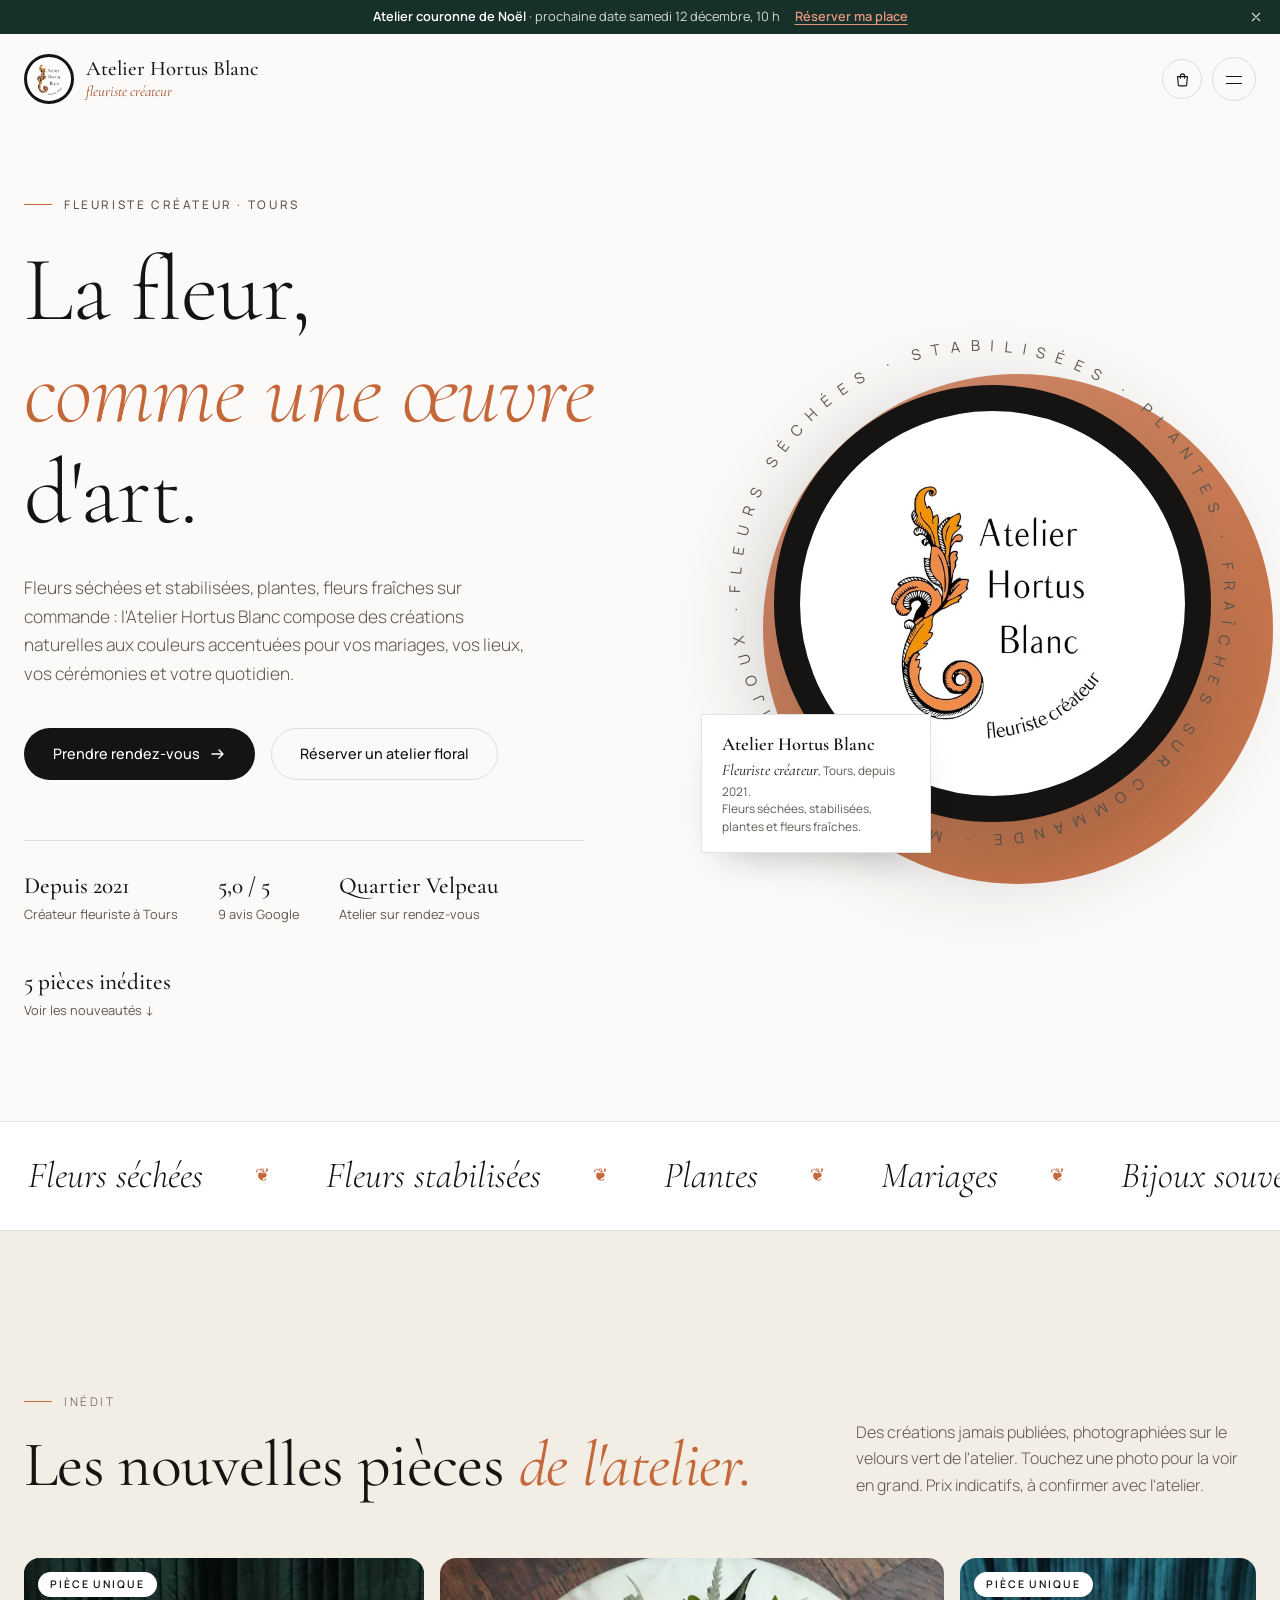
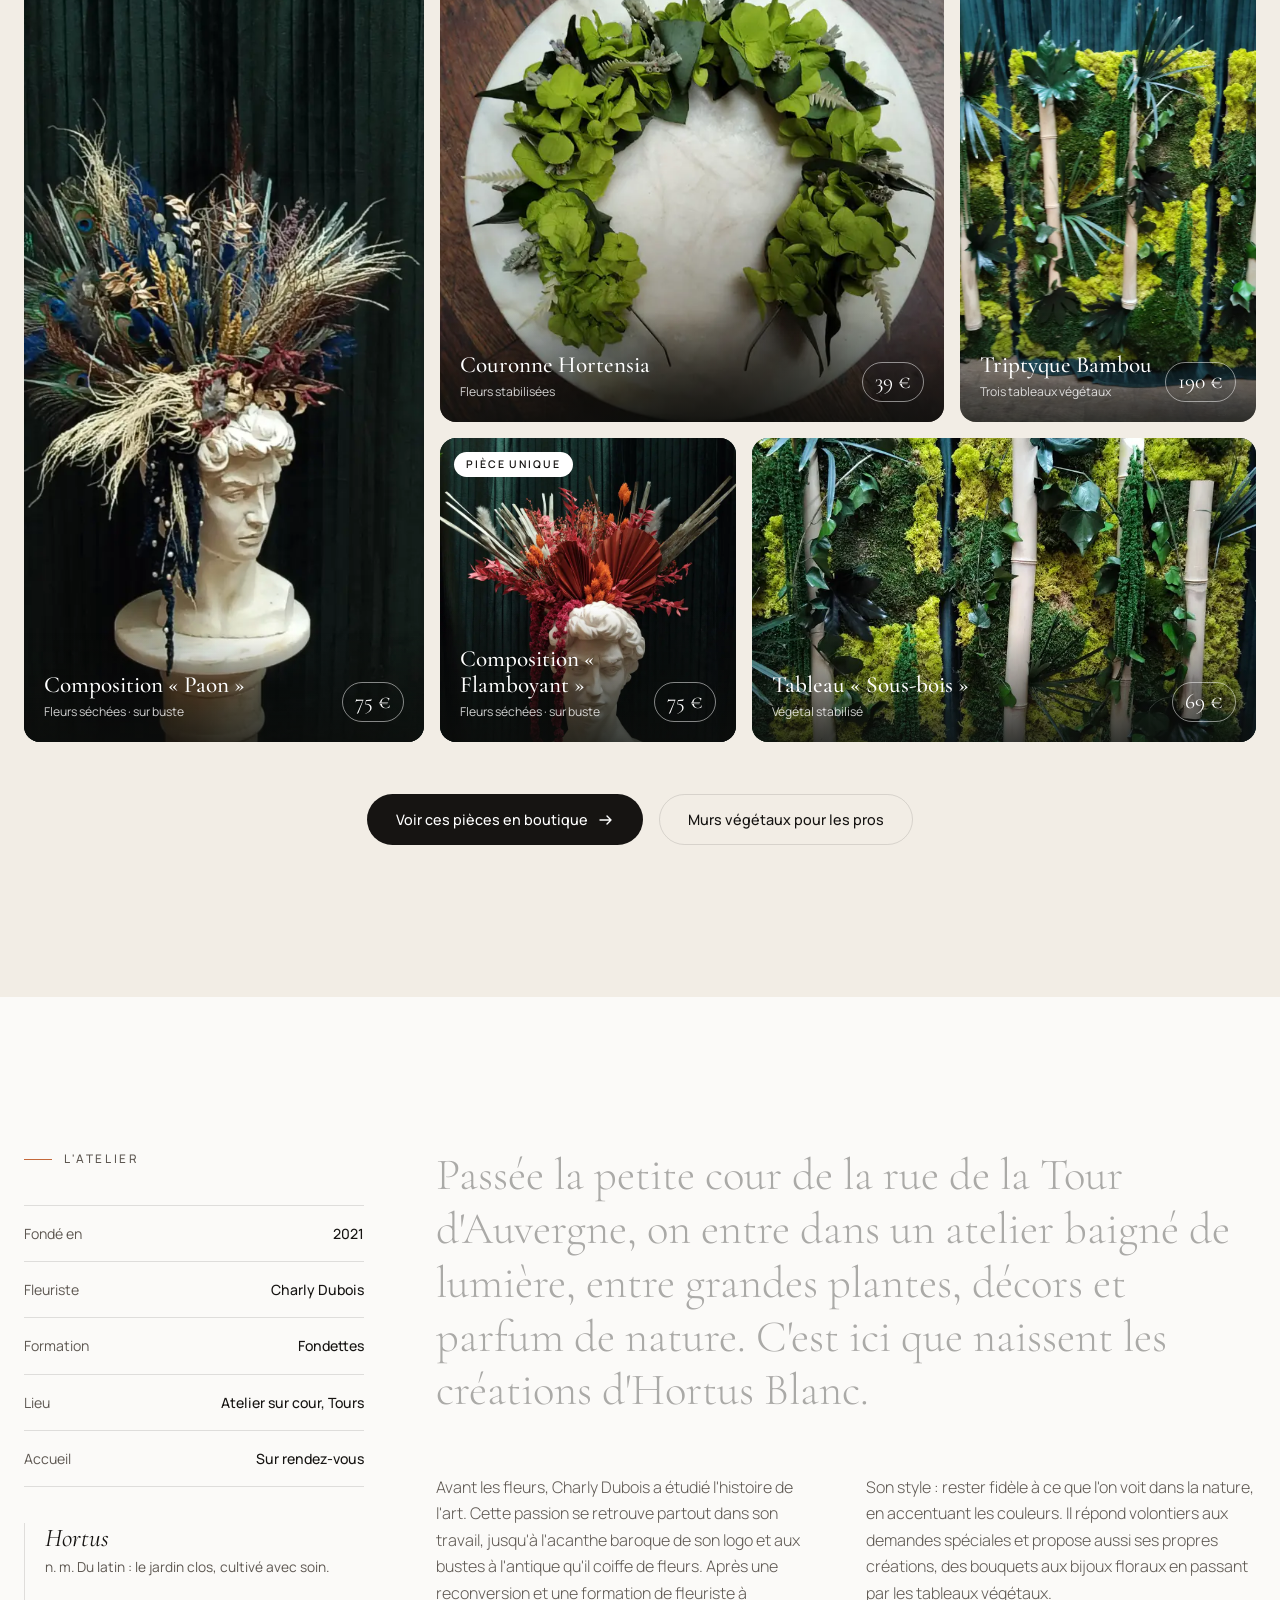
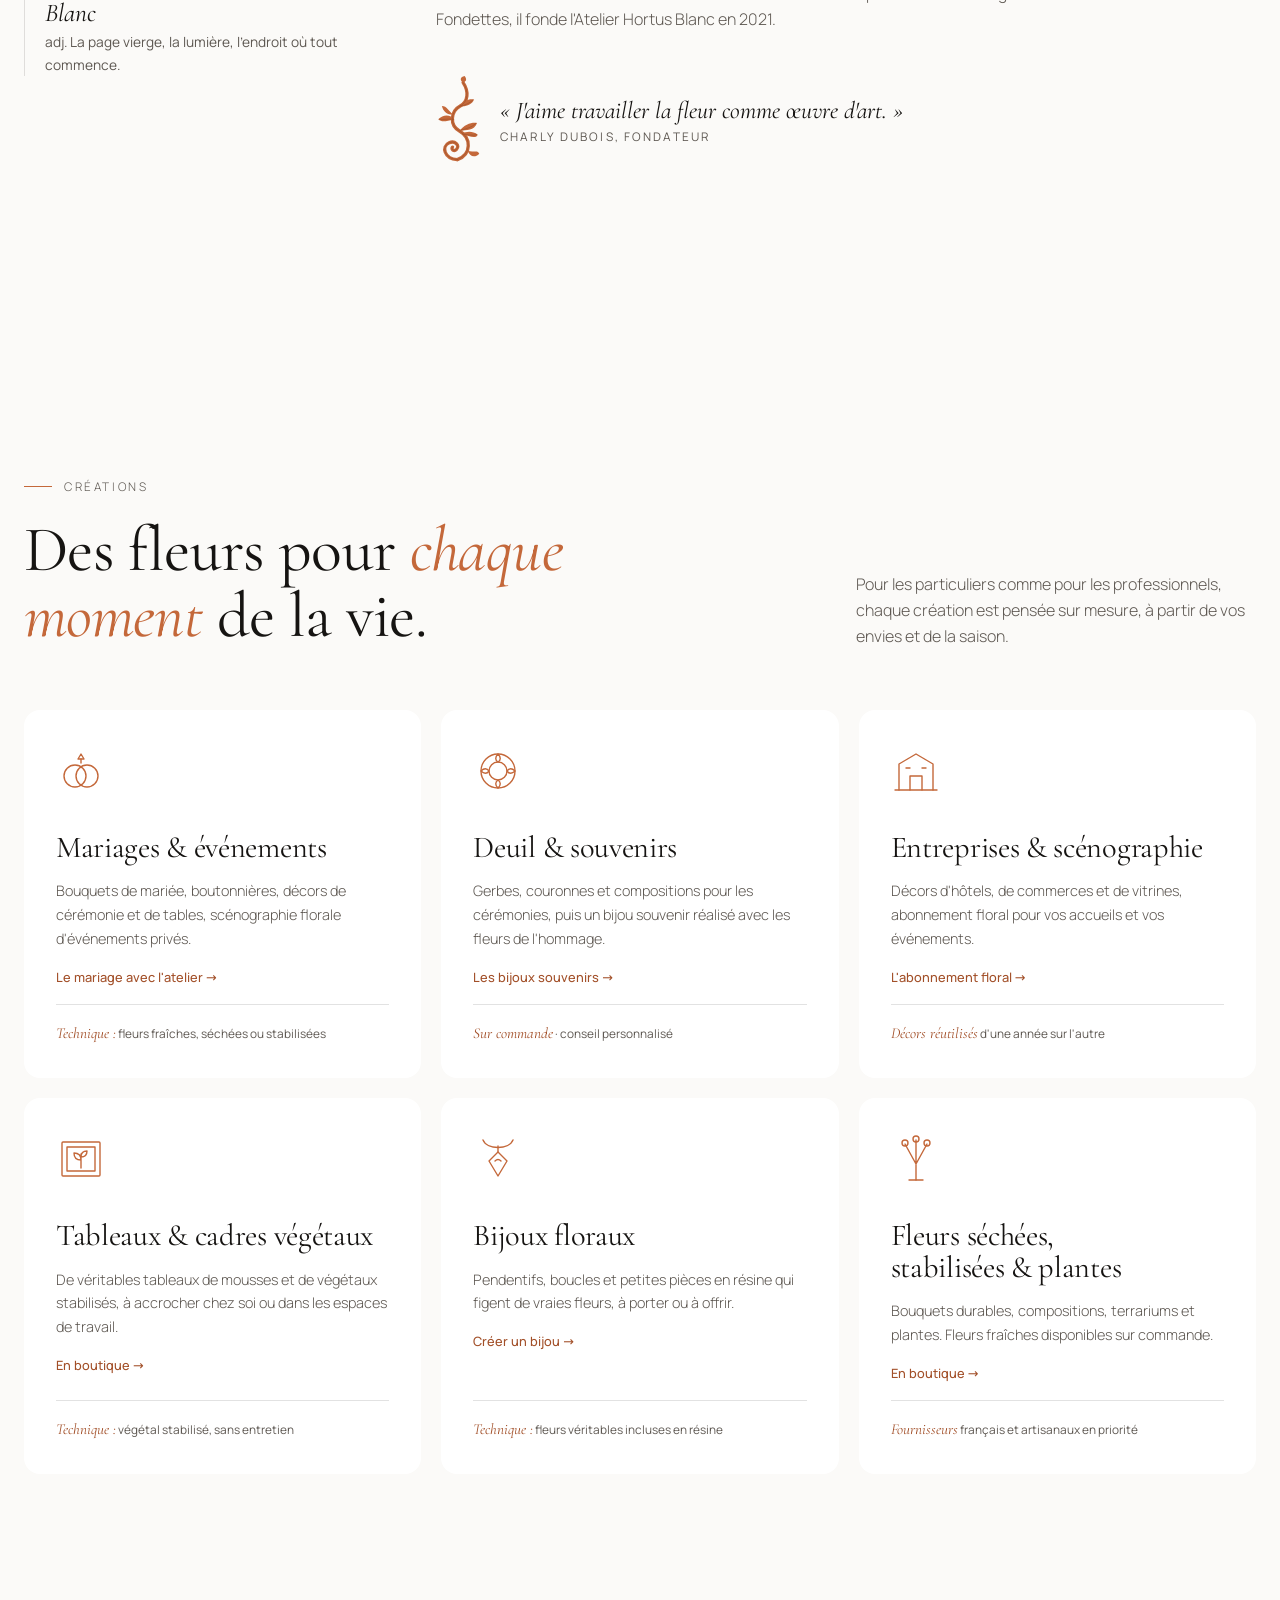
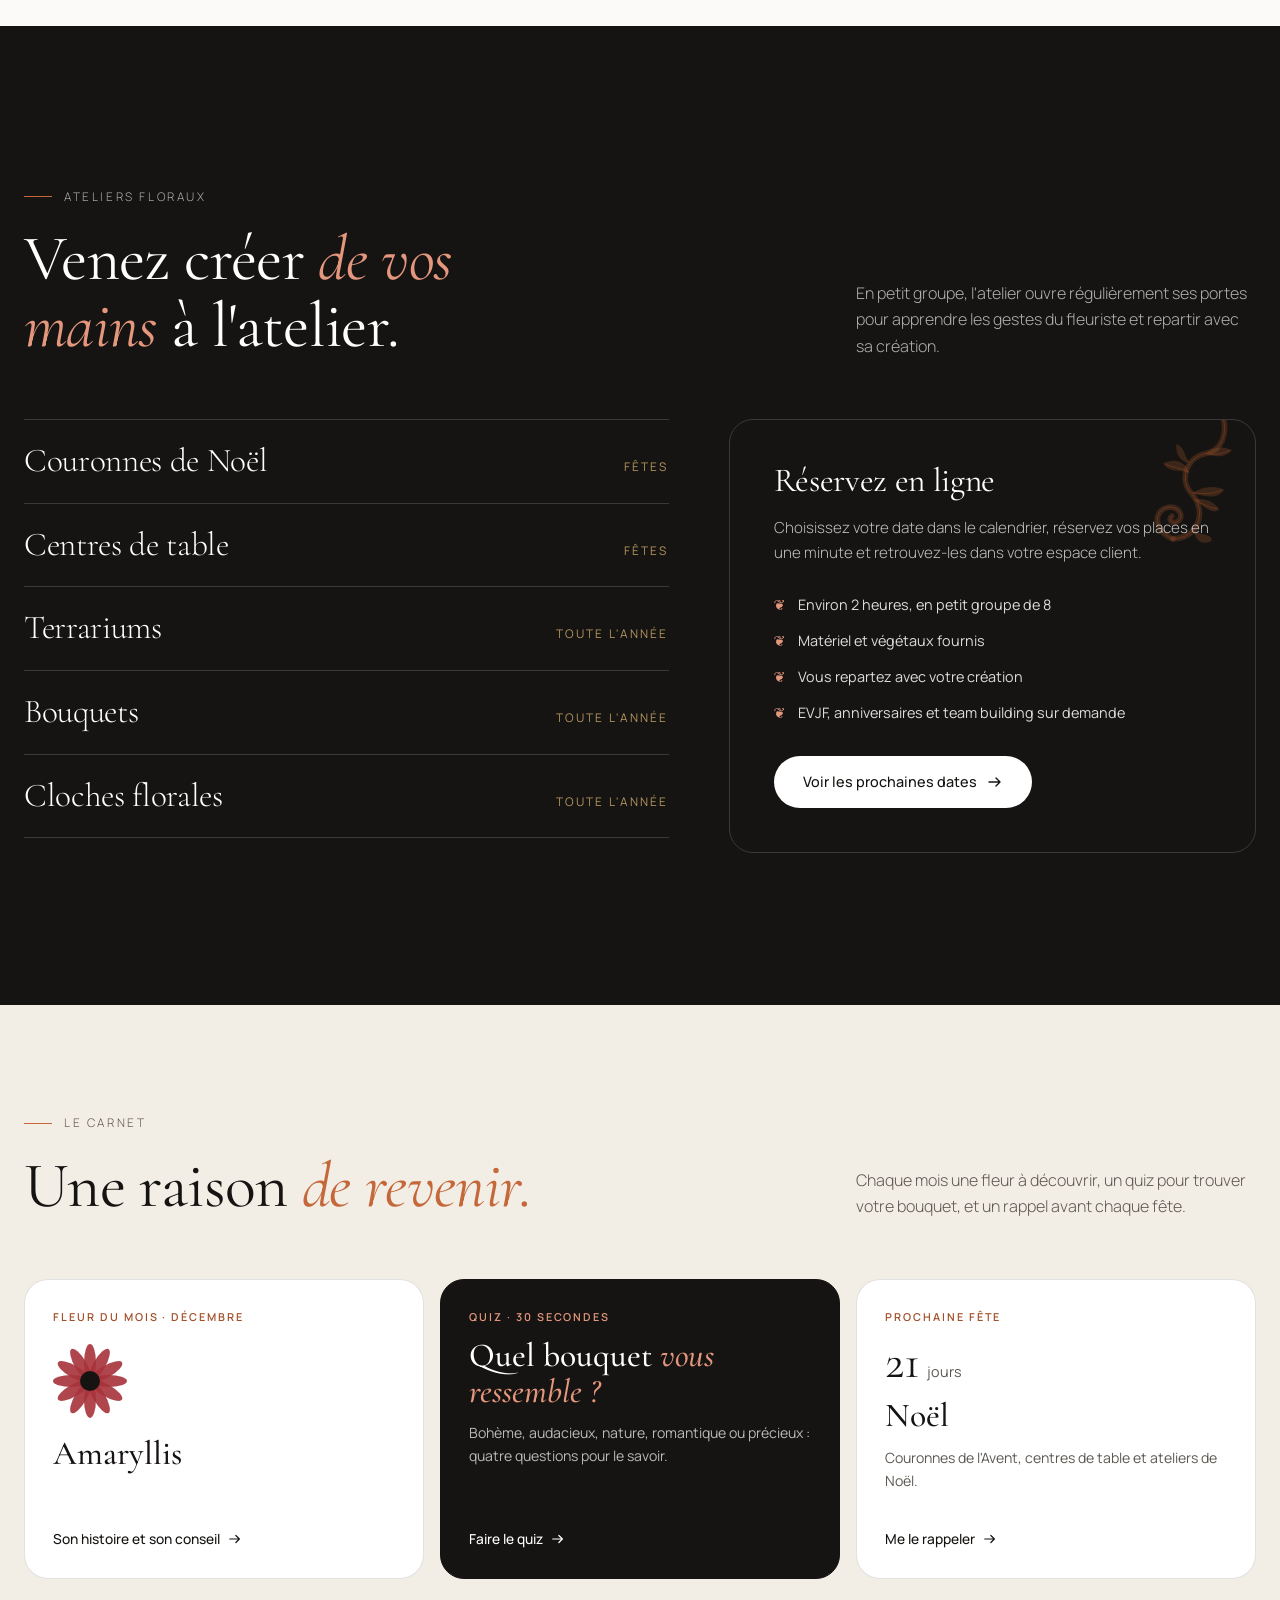
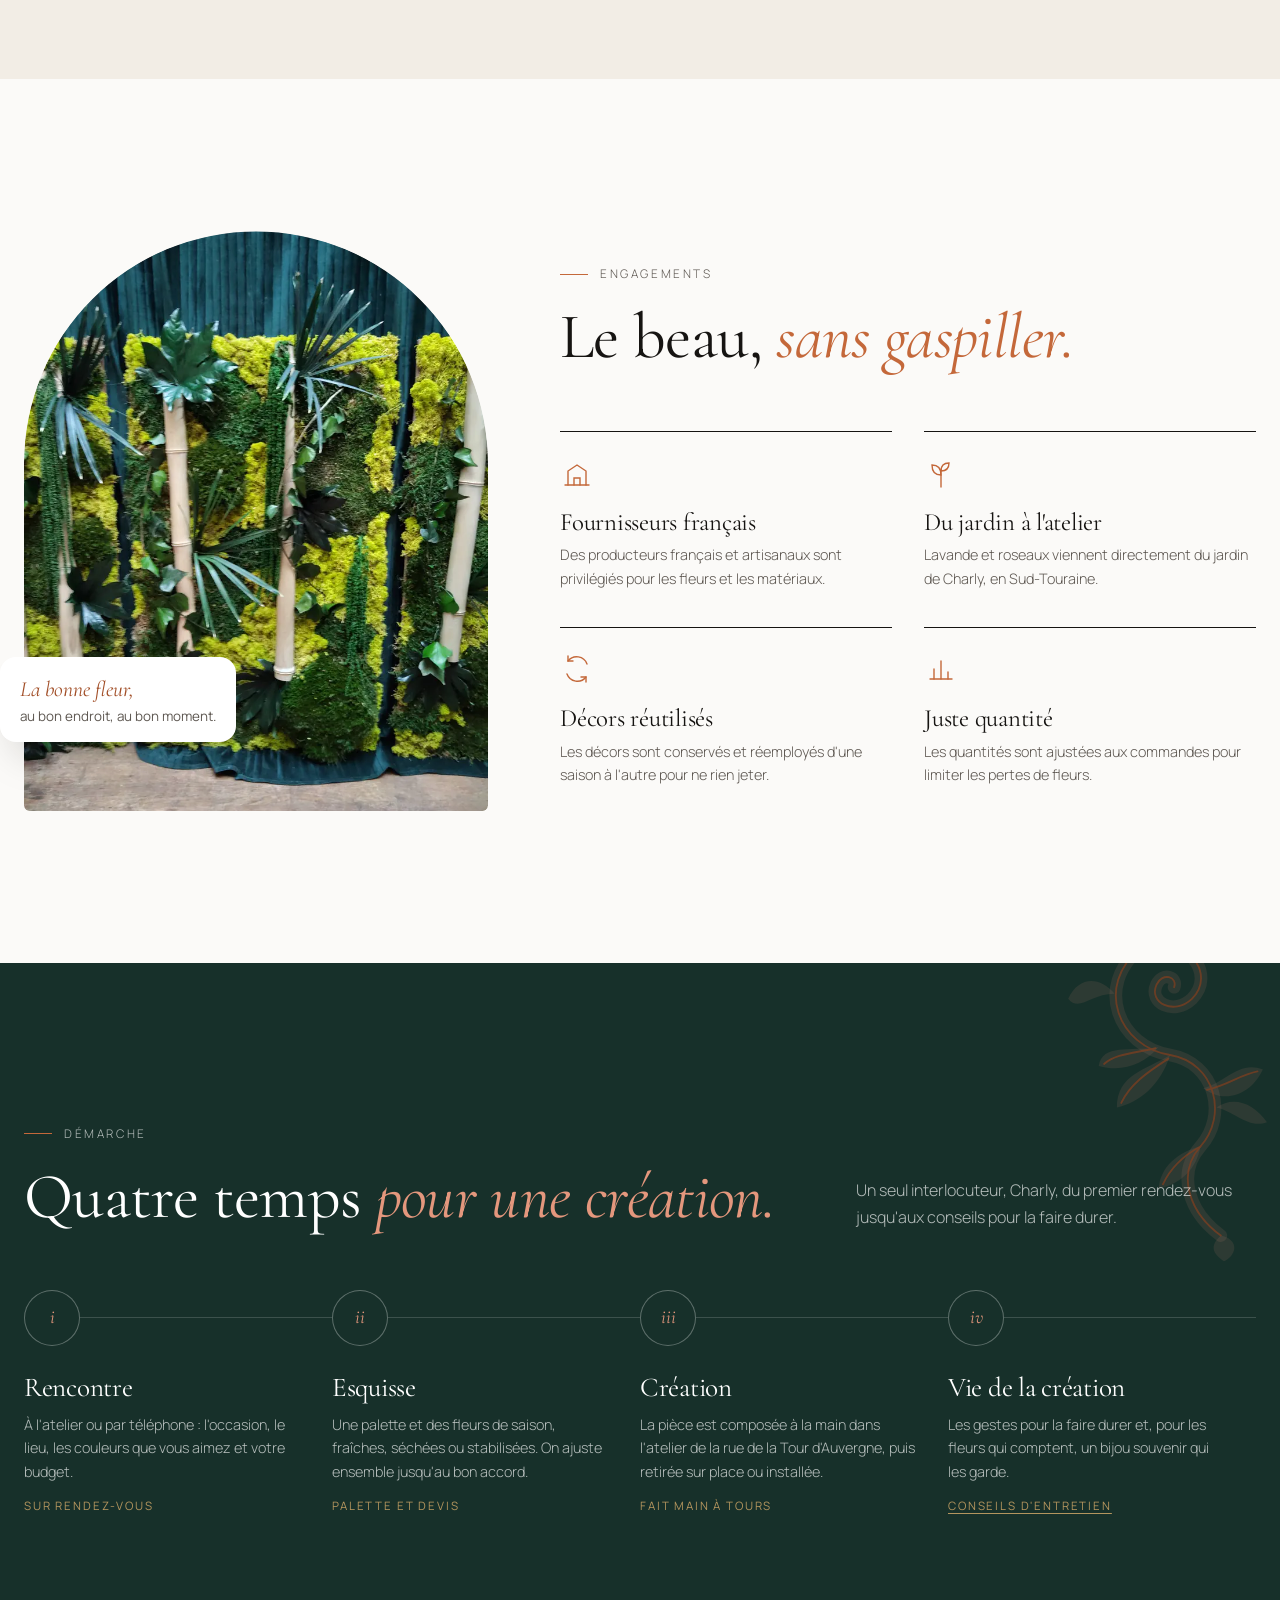
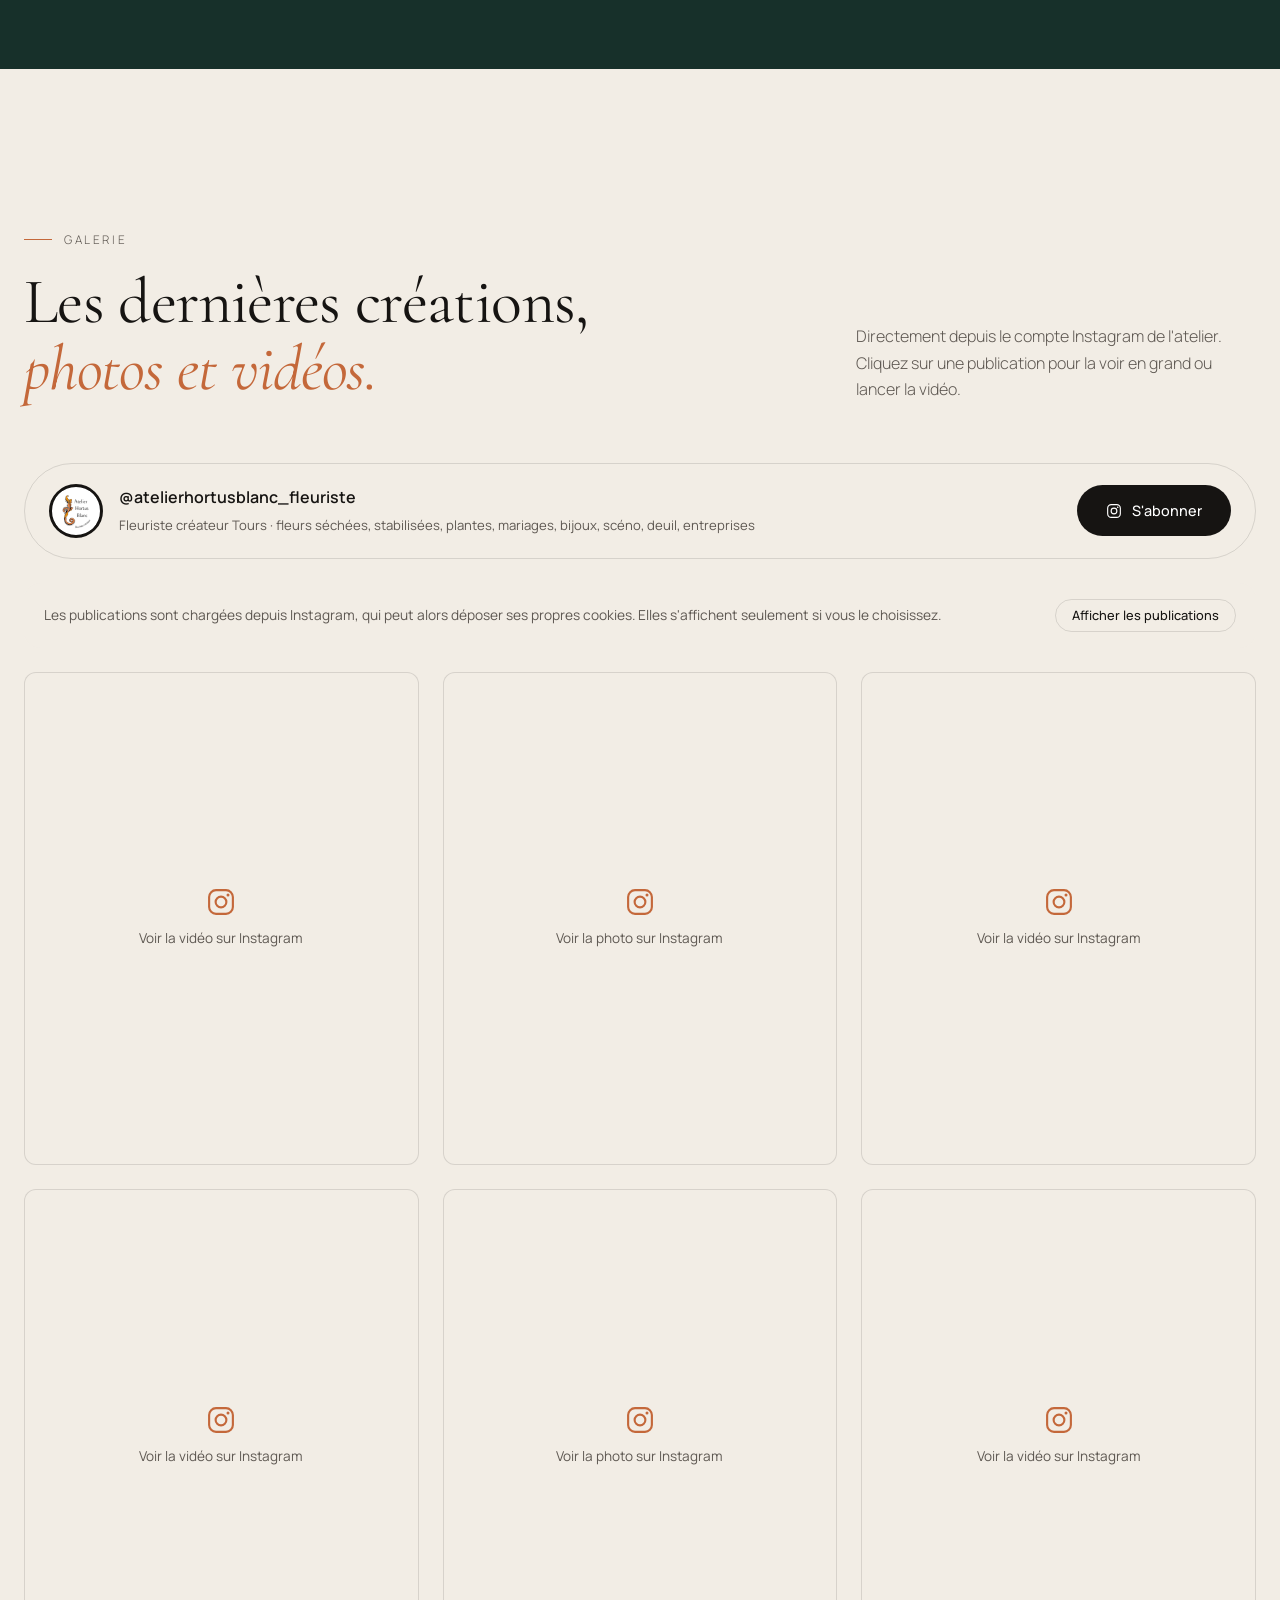
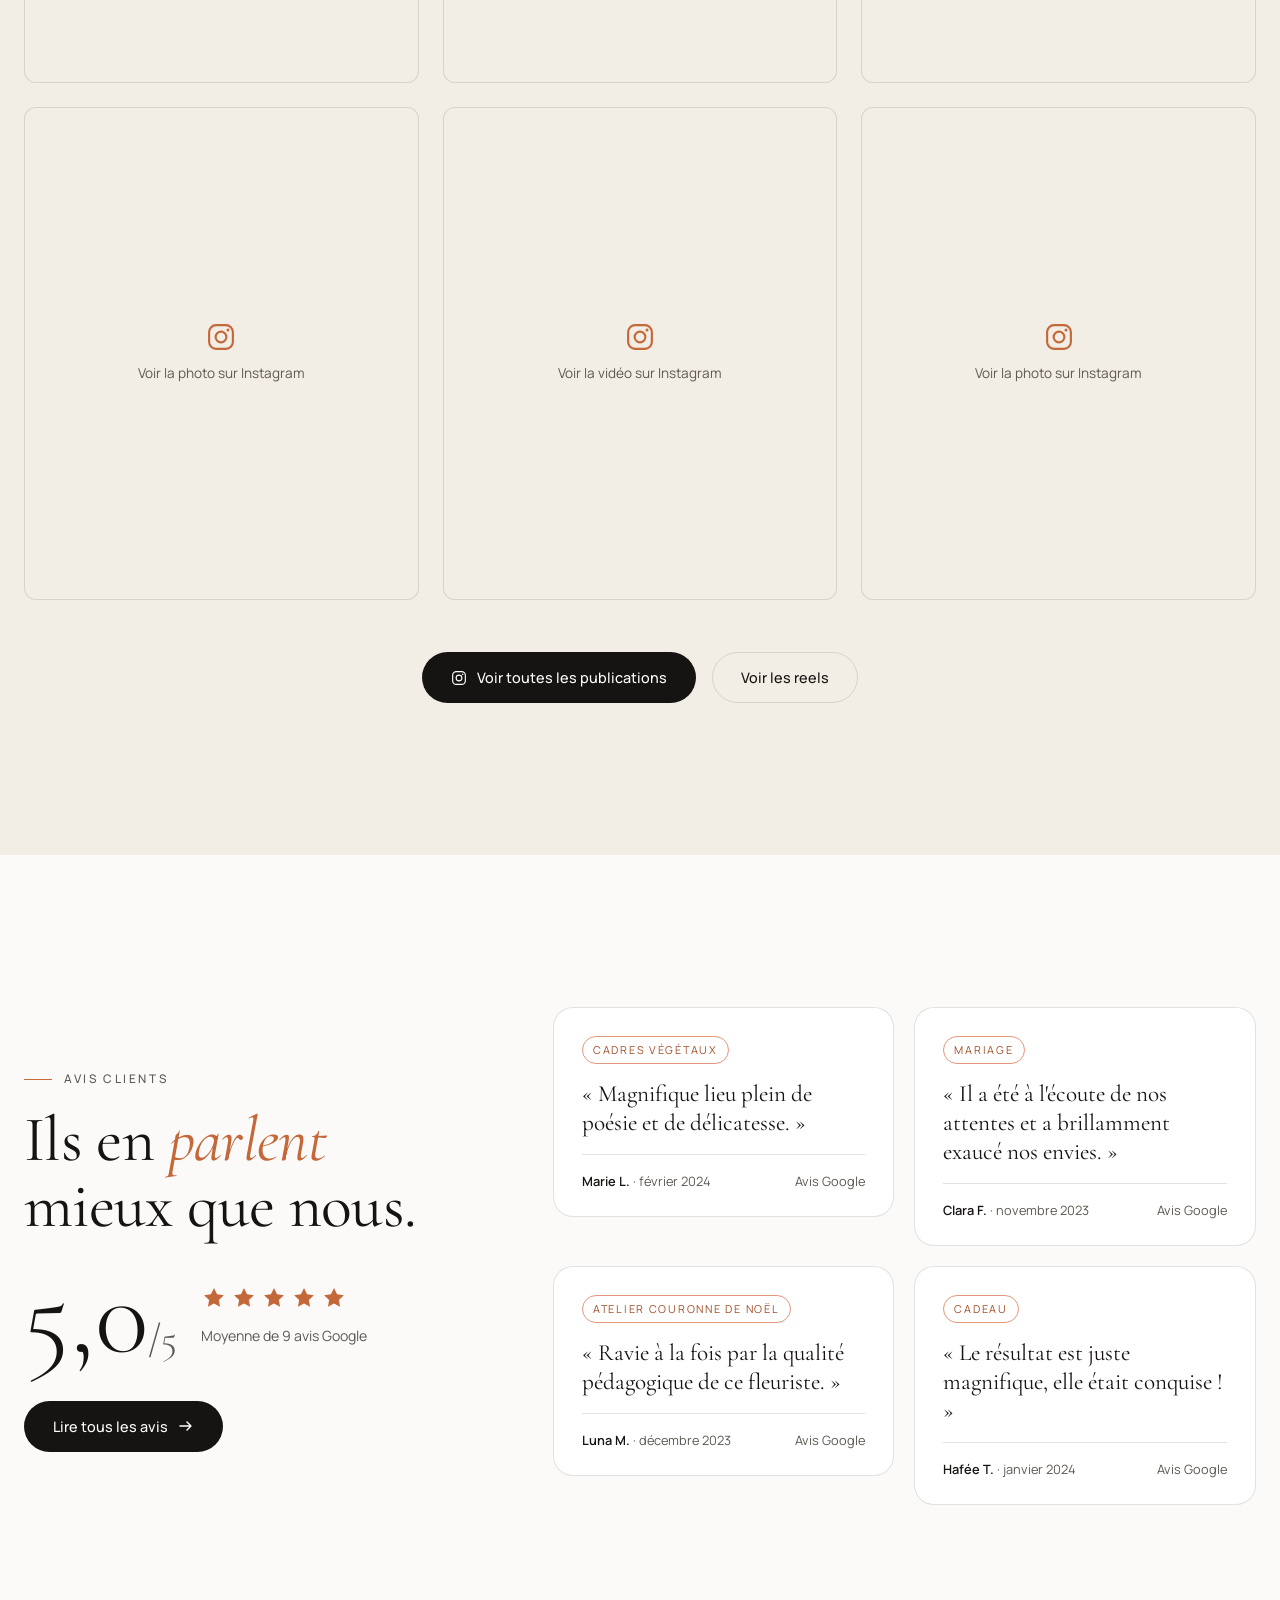
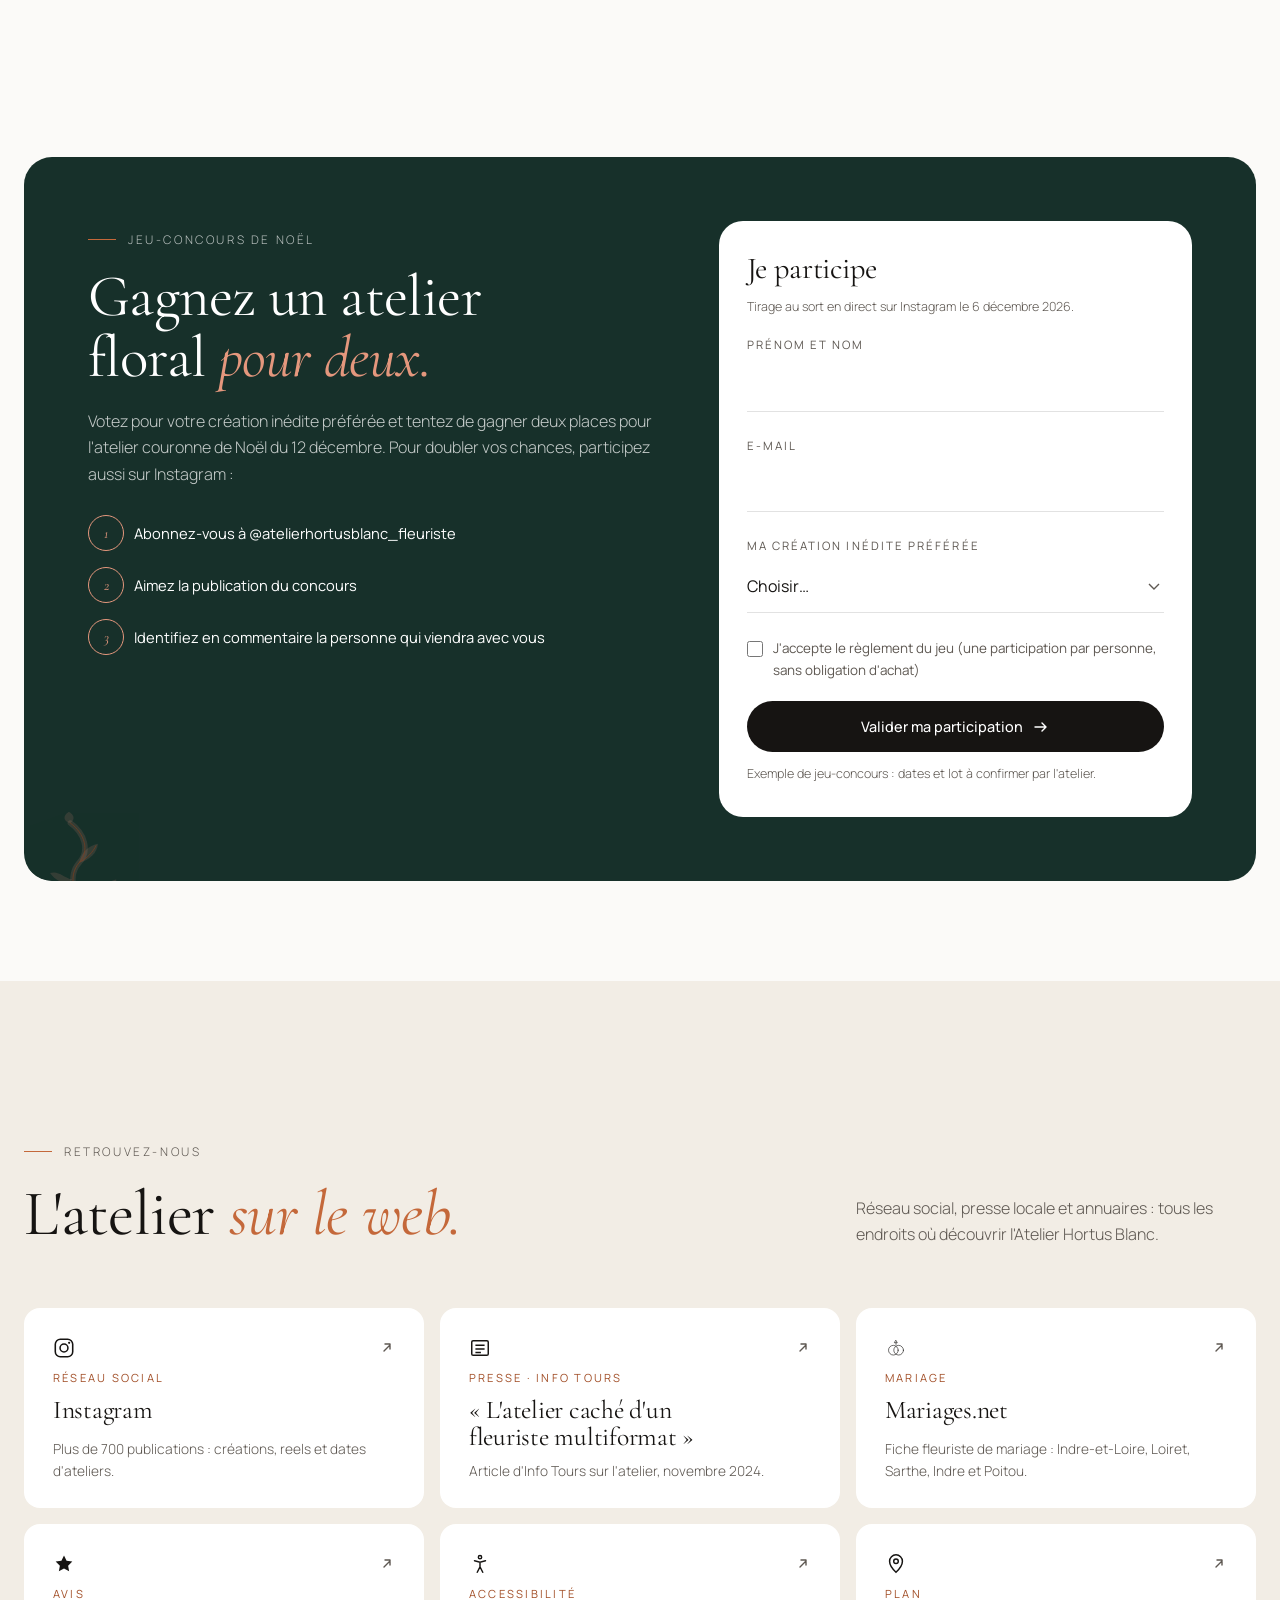
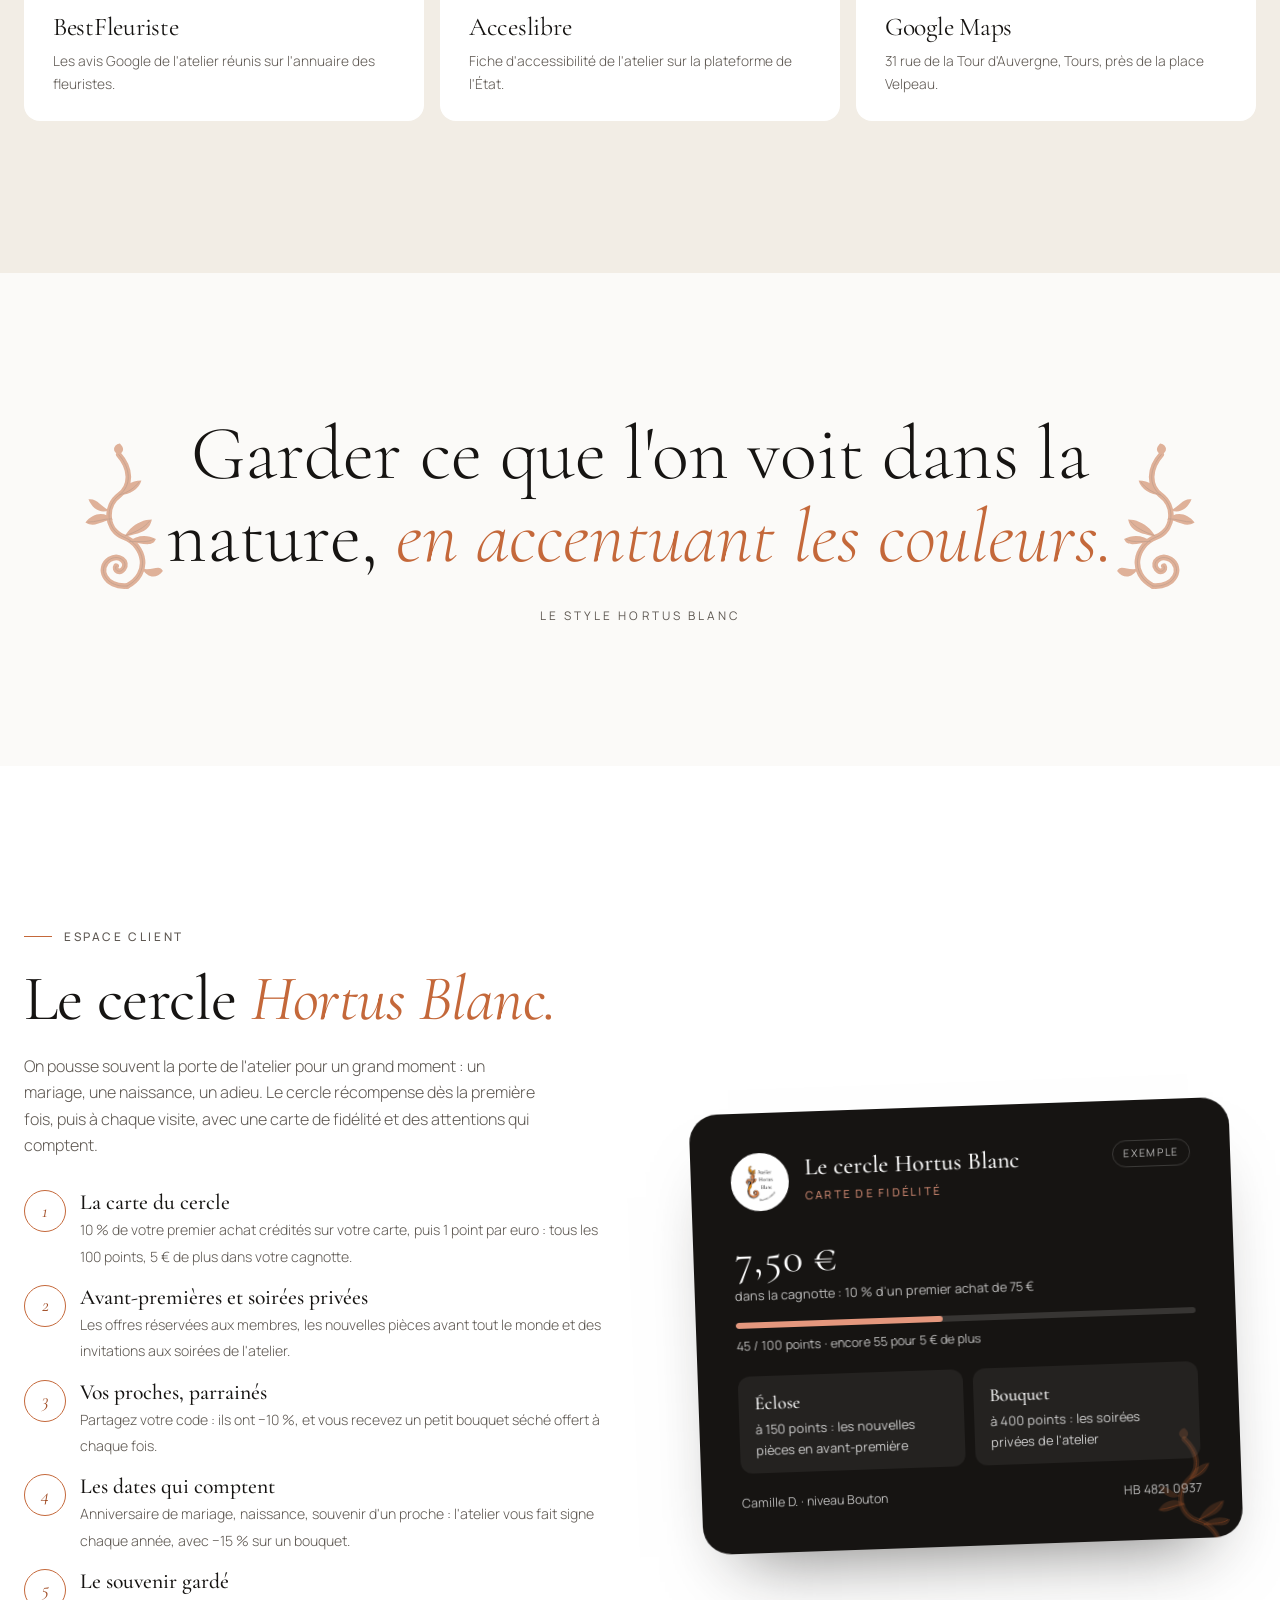
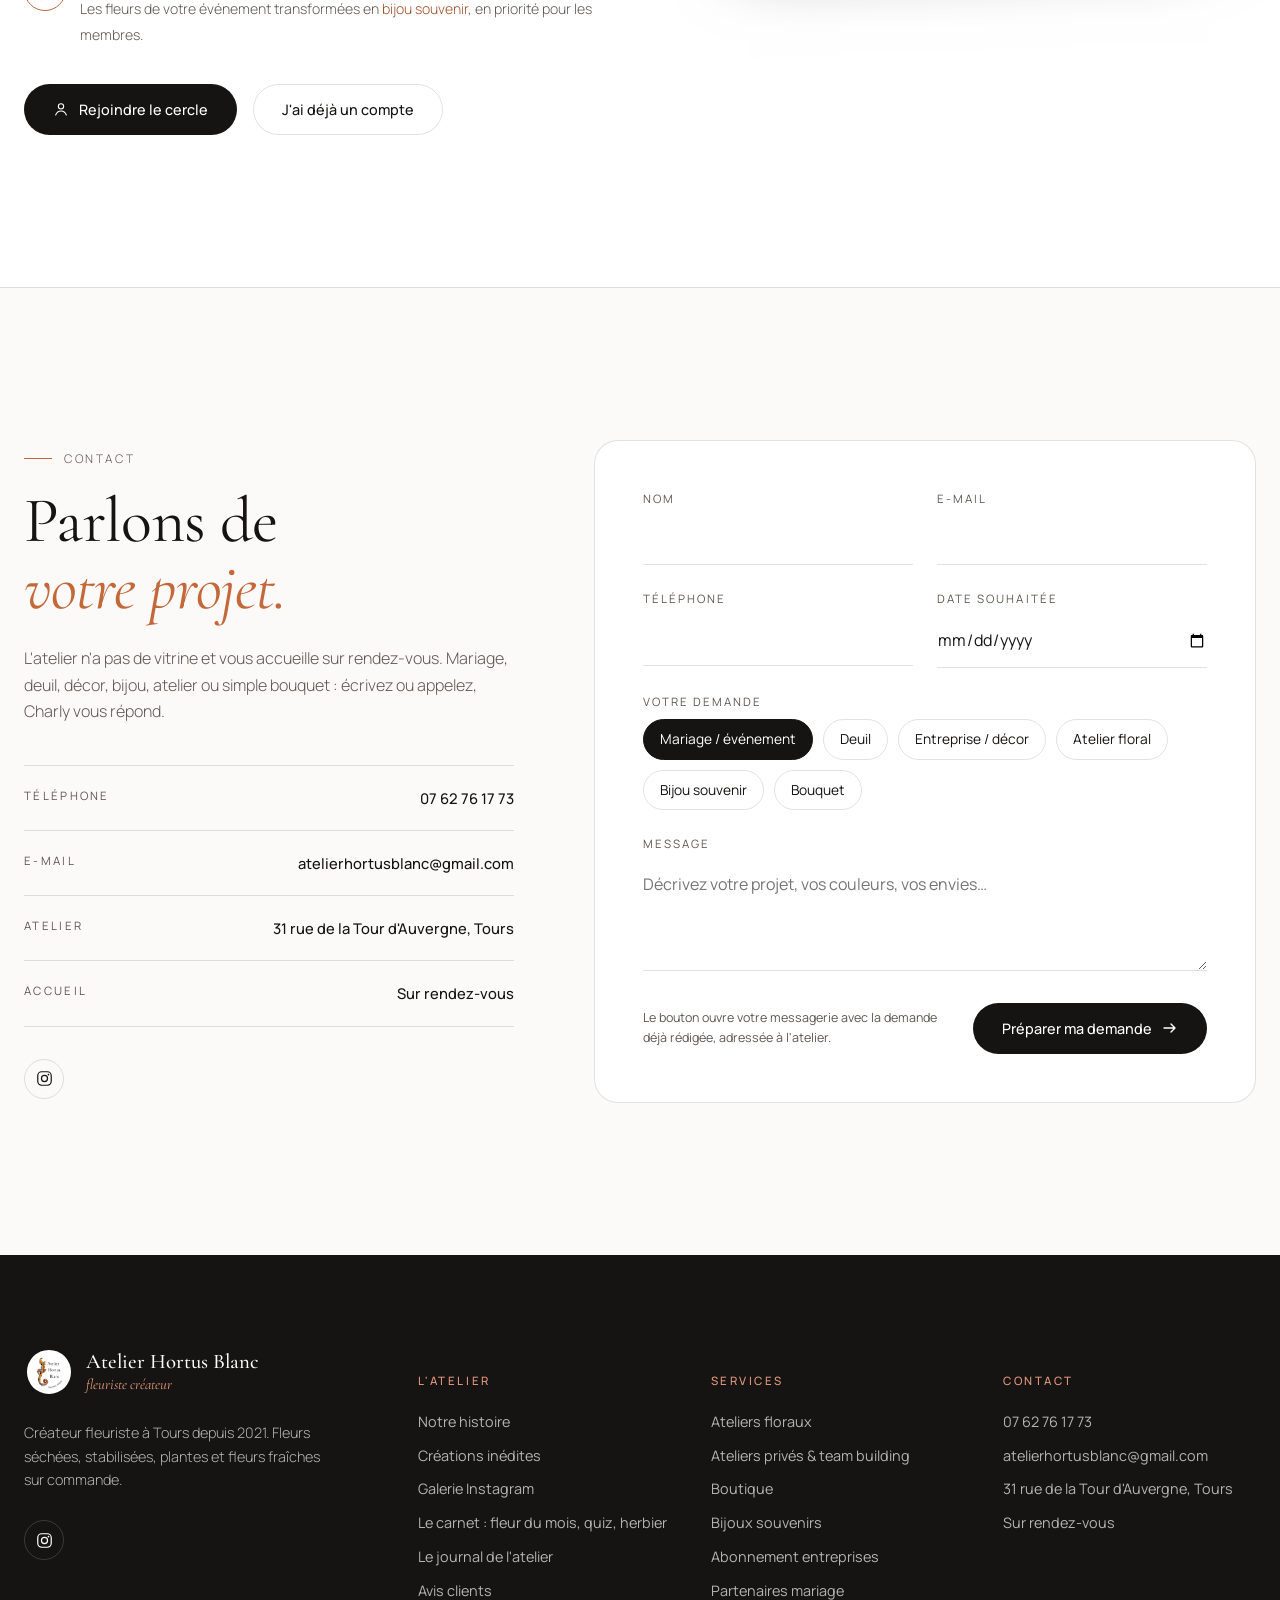
<file: index.html>
<!doctype html>
<html lang="fr">
<head>
<meta charset="utf-8">
<meta name="viewport" content="width=device-width, initial-scale=1, viewport-fit=cover">
<!-- Aperçu : la page ne doit pas apparaître dans Google. Retirer cette ligne au lancement officiel. -->
<meta name="robots" content="noindex">
<title>Atelier Hortus Blanc · Fleuriste créateur à Tours</title>
<meta name="description" content="Atelier Hortus Blanc, fleuriste créateur à Tours : fleurs séchées, stabilisées, plantes, mariages, deuil, bijoux floraux, tableaux végétaux et ateliers floraux.">
<link rel="preload" href="assets/fonts/cormorant-garamond.woff2" as="font" type="font/woff2" crossorigin>
<link rel="preload" href="assets/fonts/cormorant-garamond-italique.woff2" as="font" type="font/woff2" crossorigin>
<link rel="preload" href="assets/fonts/manrope.woff2" as="font" type="font/woff2" crossorigin>
<link rel="icon" href="favicon.ico" sizes="any">
<link rel="icon" href="images/favicon-64.png" type="image/png">
<link rel="apple-touch-icon" href="images/apple-touch-icon.png">
<link rel="manifest" href="site.webmanifest">
<meta name="theme-color" content="#17302A">
<meta property="og:type" content="website">
<meta property="og:locale" content="fr_FR">
<meta property="og:site_name" content="Atelier Hortus Blanc">
<meta property="og:title" content="Atelier Hortus Blanc · Fleuriste créateur à Tours">
<meta property="og:description" content="Atelier Hortus Blanc, fleuriste créateur à Tours : fleurs séchées, stabilisées, plantes, mariages, deuil, bijoux floraux, tableaux végétaux et ateliers floraux.">
<!-- Aperçu de partage : remplacer par l'adresse complète une fois le site en ligne (ex. https://.../images/partage.jpg) -->
<meta property="og:image" content="https://dumber37.github.io/atelier-hortus-blanc/images/partage.jpg">
<meta property="og:image:width" content="1200">
<meta property="og:image:height" content="630">
<meta name="twitter:card" content="summary_large_image">
<link rel="preload" as="image" href="images/logo-480.webp" fetchpriority="high">
<link rel="stylesheet" href="assets/style.css">
<link rel="preload" href="assets/donnees.js" as="script">
<link rel="preload" href="assets/app.js" as="script">
<!-- Fiche « fleuriste » lisible par Google (adresse, contact, note) -->
<script type="application/ld+json">
{
  "@context": "https://schema.org",
  "@type": "Florist",
  "name": "Atelier Hortus Blanc",
  "description": "Fleuriste créateur à Tours depuis 2021 : fleurs séchées, stabilisées, plantes, mariages, deuil, bijoux floraux et ateliers floraux, sur rendez-vous.",
  "image": "images/partage.jpg",
  "logo": "images/logo-512.png",
  "founder": { "@type": "Person", "name": "Charly Dubois" },
  "foundingDate": "2021",
  "telephone": "+33 7 62 76 17 73",
  "email": "atelierhortusblanc@gmail.com",
  "address": {
    "@type": "PostalAddress",
    "streetAddress": "31 rue de la Tour d'Auvergne",
    "postalCode": "37000",
    "addressLocality": "Tours",
    "addressCountry": "FR"
  },
  "areaServed": "Tours et Indre-et-Loire",
  "priceRange": "€€",
  "sameAs": ["https://www.instagram.com/atelierhortusblanc_fleuriste/"],
  "aggregateRating": { "@type": "AggregateRating", "ratingValue": "5", "reviewCount": "9", "bestRating": "5" }
}
</script>
</head>
<body data-page="home">

<main>

  <!-- HERO -->
  <section class="hero">
    <div class="wrap">
      <div class="hero-text">
        <p class="eyebrow">Fleuriste créateur · Tours</p>
        <h1>
          <span class="line"><span>La fleur,</span></span>
          <span class="line"><span><em>comme une œuvre</em></span></span>
          <span class="line"><span>d'art.</span></span>
        </h1>
        <p class="lead">Fleurs séchées et stabilisées, plantes, fleurs fraîches sur commande : l'Atelier Hortus Blanc compose des créations naturelles aux couleurs accentuées pour vos mariages, vos lieux, vos cérémonies et votre quotidien.</p>
        <div class="actions">
          <a href="#contact" class="btn btn-primary">Prendre rendez-vous <svg class="go"><use href="#arrow"/></svg></a>
          <a href="ateliers.html" class="btn btn-ghost">Réserver un atelier floral</a>
        </div>
        <div class="hero-meta">
          <div><strong>Depuis 2021</strong>Créateur fleuriste à Tours</div>
          <div><strong>5,0 / 5</strong><a href="avis.html">9 avis Google</a></div>
          <div><strong>Quartier Velpeau</strong>Atelier sur rendez-vous</div>
          <div><strong>5 pièces inédites</strong><a href="#inedits">Voir les nouveautés ↓</a></div>
        </div>
      </div>

      <div class="hero-visual" aria-hidden="true">
        <div class="halo pop"></div>
        <svg class="ring" viewBox="0 0 400 400">
          <path id="ringPath" d="M200 200 m-186 0 a186 186 0 1 1 372 0 a186 186 0 1 1 -372 0" fill="none"/>
          <text><textPath href="#ringPath" textLength="1160" lengthAdjust="spacing">Fleurs séchées · stabilisées · plantes · fraîches sur commande · mariages · bijoux · </textPath></text>
        </svg>
        <div class="medallion pop" style="animation-delay:.15s"><span data-logo="960" data-alt=""></span></div>
        <div class="cartel">
          <b>Atelier Hortus Blanc</b>
          <i>Fleuriste créateur</i>, Tours, depuis 2021.<br>
          Fleurs séchées, stabilisées, plantes et fleurs fraîches.
        </div>
      </div>
    </div>
  </section>

  <!-- BANDEAU -->
  <div class="marquee" aria-hidden="true">
    <div class="marquee-track">
      <span>Fleurs séchées</span><span>Fleurs stabilisées</span><span>Plantes</span><span>Mariages</span><span>Bijoux souvenirs</span><span>Tableaux végétaux</span><span>Scénographie</span><span>Deuil</span><span>Entreprises</span>
      <span>Fleurs séchées</span><span>Fleurs stabilisées</span><span>Plantes</span><span>Mariages</span><span>Bijoux souvenirs</span><span>Tableaux végétaux</span><span>Scénographie</span><span>Deuil</span><span>Entreprises</span>
    </div>
  </div>

  <!-- CRÉATIONS INÉDITES -->
  <section class="section bg-sand" id="inedits">
    <div class="wrap">
      <div class="section-head">
        <div>
          <p class="eyebrow reveal">Inédit</p>
          <h2 class="reveal d1">Les nouvelles pièces <em>de l'atelier.</em></h2>
        </div>
        <p class="reveal d2">Des créations jamais publiées, photographiées sur le velours vert de l'atelier. Touchez une photo pour la voir en grand. Prix indicatifs, à confirmer avec l'atelier.</p>
      </div>
      <div class="inedits">
        <button class="photo p1 reveal" data-lightbox="images/buste-paon-large.webp" data-title="Composition « Paon »" data-sub="Plumes de paon, blé doré, pampa et perles nacrées · 75 €" data-alt="Buste blanc coiffé de plumes de paon, blé doré, pampa et perles" data-product="buste-paon">
          <img width="800" height="1067" src="images/buste-paon-800.webp" srcset="images/buste-paon-800.webp 800w, images/buste-paon-large.webp 1400w" sizes="(max-width: 960px) 100vw, 45vw" alt="Buste blanc coiffé de plumes de paon, blé doré, pampa et perles" loading="lazy">
          <span class="badge-inedit">Pièce unique</span>
          <span class="cap"><span><b>Composition « Paon »</b><span>Fleurs séchées · sur buste</span></span><span class="price">75 €</span></span>
        </button>
        <button class="photo p2 reveal d1" data-lightbox="images/buste-flamboyant-large.webp" data-title="Composition « Flamboyant »" data-sub="Palmes rouille, phalaris, ruscus et amarante · 75 €" data-alt="Buste blanc coiffé de palmes rouille, phalaris orange et amarante rouge" data-product="buste-flamboyant">
          <img width="800" height="1067" src="images/buste-flamboyant-800.webp" srcset="images/buste-flamboyant-800.webp 800w, images/buste-flamboyant-large.webp 1400w" sizes="(max-width: 960px) 100vw, 45vw" alt="Buste blanc coiffé de palmes rouille, phalaris orange et amarante rouge" loading="lazy">
          <span class="badge-inedit">Pièce unique</span>
          <span class="cap"><span><b>Composition « Flamboyant »</b><span>Fleurs séchées · sur buste</span></span><span class="price">75 €</span></span>
        </button>
        <button class="photo p3 reveal d2" data-lightbox="images/couronne-hortensias-large.webp" data-title="Couronne Hortensia" data-sub="Hortensias stabilisés, lavande, fougère et eucalyptus · 39 €" data-alt="Couronne en hortensias stabilisés verts, lavande et eucalyptus sur marbre blanc" data-product="couronne-tete">
          <img width="800" height="600" src="images/couronne-hortensias-800.webp" srcset="images/couronne-hortensias-800.webp 800w, images/couronne-hortensias-large.webp 1400w" sizes="(max-width: 960px) 100vw, 45vw" alt="Couronne en hortensias stabilisés verts, lavande et eucalyptus sur marbre blanc" loading="lazy">
          <span class="cap"><span><b>Couronne Hortensia</b><span>Fleurs stabilisées</span></span><span class="price">39 €</span></span>
        </button>
        <button class="photo p4 reveal d3" data-lightbox="images/mur-vegetal-bambou-large.webp" data-title="Tableau « Sous-bois »" data-sub="Mousses stabilisées, bambou, lierre et amarante · 69 €" data-alt="Panneau de mousse stabilisée vert tendre et vert profond avec bambou" data-product="tableau-mousse">
          <img width="800" height="1067" src="images/mur-vegetal-bambou-800.webp" srcset="images/mur-vegetal-bambou-800.webp 800w, images/mur-vegetal-bambou-large.webp 1125w" sizes="(max-width: 960px) 100vw, 45vw" alt="Panneau de mousse stabilisée vert tendre et vert profond avec bambou" loading="lazy">
          <span class="cap"><span><b>Tableau « Sous-bois »</b><span>Végétal stabilisé</span></span><span class="price">69 €</span></span>
        </button>
        <button class="photo p5 reveal" data-lightbox="images/tableaux-vegetaux-large.webp" data-title="Triptyque Bambou" data-sub="Trois tableaux végétaux stabilisés, sans entretien · 190 €" data-alt="Trois tableaux de mousse stabilisée verte avec bambou et lierre" data-product="triptyque">
          <img width="800" height="1067" src="images/tableaux-vegetaux-800.webp" srcset="images/tableaux-vegetaux-800.webp 800w, images/tableaux-vegetaux-large.webp 1400w" sizes="(max-width: 960px) 100vw, 45vw" alt="Trois tableaux de mousse stabilisée verte avec bambou et lierre" loading="lazy">
          <span class="badge-inedit">Pièce unique</span>
          <span class="cap"><span><b>Triptyque Bambou</b><span>Trois tableaux végétaux</span></span><span class="price">190 €</span></span>
        </button>
      </div>
      <div class="center-cta">
        <a href="boutique.html" class="btn btn-primary">Voir ces pièces en boutique <svg class="go"><use href="#arrow"/></svg></a>
        <a href="pros.html" class="btn btn-ghost">Murs végétaux pour les pros</a>
      </div>
    </div>
  </section>

  <!-- L'ATELIER -->
  <section class="section about" id="atelier">
    <div class="wrap">
      <div class="about-side">
        <p class="eyebrow reveal">L'atelier</p>
        <ul class="facts reveal d1">
          <li><span>Fondé en</span><b>2021</b></li>
          <li><span>Fleuriste</span><b>Charly Dubois</b></li>
          <li><span>Formation</span><b>Fondettes</b></li>
          <li><span>Lieu</span><b>Atelier sur cour, Tours</b></li>
          <li><span>Accueil</span><b>Sur rendez-vous</b></li>
        </ul>
        <dl class="definition reveal d2">
          <dt>Hortus</dt>
          <dd>n. m. Du latin : le jardin clos, cultivé avec soin.</dd>
          <dt>Blanc</dt>
          <dd>adj. La page vierge, la lumière, l'endroit où tout commence.</dd>
        </dl>
      </div>
      <div>
        <blockquote id="manifesto">Passée la petite cour de la rue de la Tour d'Auvergne, on entre dans un atelier baigné de lumière, entre grandes plantes, décors et parfum de nature. C'est ici que naissent les créations d'Hortus Blanc.</blockquote>
        <div class="about-cols">
          <p class="reveal">Avant les fleurs, Charly Dubois a étudié l'histoire de l'art. Cette passion se retrouve partout dans son travail, jusqu'à l'acanthe baroque de son logo et aux bustes à l'antique qu'il coiffe de fleurs. Après une reconversion et une formation de fleuriste à Fondettes, il fonde l'Atelier Hortus Blanc en 2021.</p>
          <p class="reveal d1">Son style : rester fidèle à ce que l'on voit dans la nature, en accentuant les couleurs. Il répond volontiers aux demandes spéciales et propose aussi ses propres créations, des bouquets aux bijoux floraux en passant par les tableaux végétaux.</p>
        </div>
        <div class="signature reveal d2">
          <svg aria-hidden="true"><use href="#acanthe"/></svg>
          <p>« J'aime travailler la fleur comme œuvre d'art. »<small>Charly Dubois, fondateur</small></p>
        </div>
      </div>
    </div>
  </section>

  <!-- CRÉATIONS -->
  <section class="section creations" id="creations">
    <div class="wrap">
      <div class="section-head">
        <div>
          <p class="eyebrow reveal">Créations</p>
          <h2 class="reveal d1">Des fleurs pour <em>chaque moment</em> de la vie.</h2>
        </div>
        <p class="reveal d2">Pour les particuliers comme pour les professionnels, chaque création est pensée sur mesure, à partir de vos envies et de la saison.</p>
      </div>
      <div class="crea-grid">
        <a class="crea reveal" href="pros.html#moodboard">
          <svg class="icon"><use href="#i-rings"/></svg>
          <h3>Mariages &amp; événements</h3>
          <p>Bouquets de mariée, boutonnières, décors de cérémonie et de tables, scénographie florale d'événements privés.</p>
          <span class="more">Le mariage avec l'atelier →</span>
          <div class="tech"><i>Technique :</i> fleurs fraîches, séchées ou stabilisées</div>
        </a>
        <a class="crea reveal d1" href="souvenirs.html">
          <svg class="icon"><use href="#i-wreath"/></svg>
          <h3>Deuil &amp; souvenirs</h3>
          <p>Gerbes, couronnes et compositions pour les cérémonies, puis un bijou souvenir réalisé avec les fleurs de l'hommage.</p>
          <span class="more">Les bijoux souvenirs →</span>
          <div class="tech"><i>Sur commande</i> · conseil personnalisé</div>
        </a>
        <a class="crea reveal d2" href="pros.html#abonnement">
          <svg class="icon"><use href="#i-building"/></svg>
          <h3>Entreprises &amp; scénographie</h3>
          <p>Décors d'hôtels, de commerces et de vitrines, abonnement floral pour vos accueils et vos événements.</p>
          <span class="more">L'abonnement floral →</span>
          <div class="tech"><i>Décors réutilisés</i> d'une année sur l'autre</div>
        </a>
        <a class="crea reveal" href="boutique.html">
          <svg class="icon"><use href="#i-frame"/></svg>
          <h3>Tableaux &amp; cadres végétaux</h3>
          <p>De véritables tableaux de mousses et de végétaux stabilisés, à accrocher chez soi ou dans les espaces de travail.</p>
          <span class="more">En boutique →</span>
          <div class="tech"><i>Technique :</i> végétal stabilisé, sans entretien</div>
        </a>
        <a class="crea reveal d1" href="souvenirs.html">
          <svg class="icon"><use href="#i-jewel"/></svg>
          <h3>Bijoux floraux</h3>
          <p>Pendentifs, boucles et petites pièces en résine qui figent de vraies fleurs, à porter ou à offrir.</p>
          <span class="more">Créer un bijou →</span>
          <div class="tech"><i>Technique :</i> fleurs véritables incluses en résine</div>
        </a>
        <a class="crea reveal d2" href="boutique.html">
          <svg class="icon"><use href="#i-bouquet"/></svg>
          <h3>Fleurs séchées, stabilisées &amp; plantes</h3>
          <p>Bouquets durables, compositions, terrariums et plantes. Fleurs fraîches disponibles sur commande.</p>
          <span class="more">En boutique →</span>
          <div class="tech"><i>Fournisseurs</i> français et artisanaux en priorité</div>
        </a>
      </div>
    </div>
  </section>

  <!-- ATELIERS FLORAUX -->
  <section class="section bg-ink" id="ateliers">
    <div class="wrap">
      <div class="section-head">
        <div>
          <p class="eyebrow reveal">Ateliers floraux</p>
          <h2 class="reveal d1">Venez créer <em>de vos mains</em> à l'atelier.</h2>
        </div>
        <p class="reveal d2">En petit groupe, l'atelier ouvre régulièrement ses portes pour apprendre les gestes du fleuriste et repartir avec sa création.</p>
      </div>
      <div class="ws-grid">
        <ul class="ws-list">
          <li class="reveal"><h3>Couronnes de Noël</h3><span>Fêtes</span></li>
          <li class="reveal d1"><h3>Centres de table</h3><span>Fêtes</span></li>
          <li class="reveal d2"><h3>Terrariums</h3><span>Toute l'année</span></li>
          <li class="reveal d3"><h3>Bouquets</h3><span>Toute l'année</span></li>
          <li class="reveal d4"><h3>Cloches florales</h3><span>Toute l'année</span></li>
        </ul>
        <div class="ws-card reveal d1">
          <svg class="acanthe-bg" aria-hidden="true"><use href="#acanthe"/></svg>
          <h3>Réservez en ligne</h3>
          <p>Choisissez votre date dans le calendrier, réservez vos places en une minute et retrouvez-les dans votre espace client.</p>
          <ul>
            <li>Environ 2 heures, en petit groupe de 8</li>
            <li>Matériel et végétaux fournis</li>
            <li>Vous repartez avec votre création</li>
            <li>EVJF, anniversaires et team building sur demande</li>
          </ul>
          <a href="ateliers.html" class="btn btn-light">Voir les prochaines dates <svg class="go"><use href="#arrow"/></svg></a>
        </div>
      </div>
    </div>
  </section>

  <!-- LE CARNET -->
  <section class="section tight bg-sand" id="carnet">
    <div class="wrap">
      <div class="section-head">
        <div>
          <p class="eyebrow reveal">Le carnet</p>
          <h2 class="reveal d1">Une raison <em>de revenir.</em></h2>
        </div>
        <p class="reveal d2">Chaque mois une fleur à découvrir, un quiz pour trouver votre bouquet, et un rappel avant chaque fête.</p>
      </div>
      <div class="carnet-teaser">
        <a class="ct-card reveal" href="carnet.html#fleur" id="ct-flower"></a>
        <a class="ct-card ct-dark reveal d1" href="carnet.html#quiz">
          <span class="kicker">Quiz · 30 secondes</span>
          <b>Quel bouquet <em>vous ressemble ?</em></b>
          <span class="ct-text" id="ct-quiz">Bohème, audacieux, nature, romantique ou précieux : quatre questions pour le savoir.</span>
          <span class="ct-go">Faire le quiz <svg><use href="#arrow"/></svg></span>
        </a>
        <a class="ct-card reveal d2" href="carnet.html#fetes" id="ct-event"></a>
      </div>
    </div>
  </section>

  <!-- ENGAGEMENTS -->
  <section class="section">
    <div class="wrap values-split">
      <figure class="arch-visual">
        <div class="arch reveal">
          <img width="800" height="1067" src="images/tableaux-vegetaux-800.webp" srcset="images/tableaux-vegetaux-800.webp 800w, images/tableaux-vegetaux-large.webp 1400w" sizes="(max-width: 960px) 90vw, 40vw" alt="Trois tableaux de mousse stabilisée verte avec bambou et lierre" loading="lazy" decoding="async">
        </div>
        <figcaption class="arch-tag reveal d2"><strong>La bonne fleur,</strong>au bon endroit, au bon moment.</figcaption>
      </figure>
      <div>
      <div class="section-head">
        <div>
          <p class="eyebrow reveal">Engagements</p>
          <h2 class="reveal d1">Le beau, <em>sans gaspiller.</em></h2>
        </div>
      </div>
      <div class="values-grid">
        <div class="value reveal">
          <svg viewBox="0 0 34 34" fill="none" stroke="currentColor" stroke-width="1.4" stroke-linecap="round"><path d="M5 29h24"/><path d="M8 29V15l9-6 9 6v14"/><path d="M14 29v-7h6v7"/></svg>
          <h3>Fournisseurs français</h3>
          <p>Des producteurs français et artisanaux sont privilégiés pour les fleurs et les matériaux.</p>
        </div>
        <div class="value reveal d1">
          <svg viewBox="0 0 34 34" fill="none" stroke="currentColor" stroke-width="1.4" stroke-linecap="round"><path d="M17 31V13"/><path d="M17 19c-6 0-9-4-9-10 6 0 9 4 9 10z"/><path d="M17 15c5 0 8-3 8-8-5 0-8 3-8 8z"/></svg>
          <h3>Du jardin à l'atelier</h3>
          <p>Lavande et roseaux viennent directement du jardin de Charly, en Sud-Touraine.</p>
        </div>
        <div class="value reveal d2">
          <svg viewBox="0 0 34 34" fill="none" stroke="currentColor" stroke-width="1.4" stroke-linecap="round"><path d="M27 12a11 11 0 00-19-3M7 22a11 11 0 0019 3"/><path d="M8 4v5h5M26 30v-5h-5"/></svg>
          <h3>Décors réutilisés</h3>
          <p>Les décors sont conservés et réemployés d'une saison à l'autre pour ne rien jeter.</p>
        </div>
        <div class="value reveal d3">
          <svg viewBox="0 0 34 34" fill="none" stroke="currentColor" stroke-width="1.4" stroke-linecap="round"><path d="M6 27h22"/><path d="M10 27V17M17 27V9M24 27V20"/></svg>
          <h3>Juste quantité</h3>
          <p>Les quantités sont ajustées aux commandes pour limiter les pertes de fleurs.</p>
        </div>
      </div>
      </div>
    </div>
  </section>

  <!-- DÉMARCHE -->
  <section class="section bg-velvet" id="demarche">
    <svg class="deco" aria-hidden="true"><use href="#acanthe"/></svg>
    <div class="wrap">
      <div class="section-head">
        <div>
          <p class="eyebrow reveal">Démarche</p>
          <h2 class="reveal d1">Quatre temps <em>pour une création.</em></h2>
        </div>
        <p class="reveal d2">Un seul interlocuteur, Charly, du premier rendez-vous jusqu'aux conseils pour la faire durer.</p>
      </div>
      <div class="steps-row">
        <div class="step reveal">
          <span class="dot">i</span>
          <h3>Rencontre</h3>
          <p>À l'atelier ou par téléphone : l'occasion, le lieu, les couleurs que vous aimez et votre budget.</p>
          <small>Sur rendez-vous</small>
        </div>
        <div class="step reveal d1">
          <span class="dot">ii</span>
          <h3>Esquisse</h3>
          <p>Une palette et des fleurs de saison, fraîches, séchées ou stabilisées. On ajuste ensemble jusqu'au bon accord.</p>
          <small>Palette et devis</small>
        </div>
        <div class="step reveal d2">
          <span class="dot">iii</span>
          <h3>Création</h3>
          <p>La pièce est composée à la main dans l'atelier de la rue de la Tour d'Auvergne, puis retirée sur place ou installée.</p>
          <small>Fait main à Tours</small>
        </div>
        <div class="step reveal d3">
          <span class="dot">iv</span>
          <h3>Vie de la création</h3>
          <p>Les gestes pour la faire durer et, pour les fleurs qui comptent, un bijou souvenir qui les garde.</p>
          <small><a href="carnet.html#conseils">Conseils d'entretien</a></small>
        </div>
      </div>
    </div>
  </section>

  <!-- GALERIE INSTAGRAM -->
  <section class="section bg-sand" id="galerie">
    <div class="wrap">
      <div class="section-head">
        <div>
          <p class="eyebrow reveal">Galerie</p>
          <h2 class="reveal d1">Les dernières créations, <em>photos et vidéos.</em></h2>
        </div>
        <p class="reveal d2">Directement depuis le compte Instagram de l'atelier. Cliquez sur une publication pour la voir en grand ou lancer la vidéo.</p>
      </div>
      <a class="insta-head reveal" href="https://www.instagram.com/atelierhortusblanc_fleuriste/" target="_blank" rel="noopener">
        <span data-logo></span>
        <div><b>@atelierhortusblanc_fleuriste</b><small>Fleuriste créateur Tours · fleurs séchées, stabilisées, plantes, mariages, bijoux, scéno, deuil, entreprises</small></div>
        <span class="btn btn-primary"><svg><use href="#ig"/></svg> S'abonner</span>
      </a>
      <div class="insta-consent" id="insta-consent" hidden>
        <p>Les publications sont chargées depuis Instagram, qui peut alors déposer ses propres cookies. Elles s'affichent seulement si vous le choisissez.</p>
        <button type="button" class="btn btn-ghost btn-small" id="insta-ok">Afficher les publications</button>
      </div>
      <div class="insta-grid" id="insta-grid"></div>
      <div class="center-cta">
        <a href="https://www.instagram.com/atelierhortusblanc_fleuriste/" target="_blank" rel="noopener" class="btn btn-primary"><svg><use href="#ig"/></svg> Voir toutes les publications</a>
        <a href="https://www.instagram.com/atelierhortusblanc_fleuriste/reels/" target="_blank" rel="noopener" class="btn btn-ghost">Voir les reels</a>
      </div>
    </div>
  </section>

  <!-- AVIS -->
  <section class="section">
    <div class="wrap reviews-teaser">
      <div>
        <p class="eyebrow reveal">Avis clients</p>
        <h2 class="reveal d1" style="margin:18px 0 26px">Ils en <em>parlent</em> mieux que nous.</h2>
        <div class="rating-hero reveal d2">
          <span class="score">5,0<small>/5</small></span>
          <div>
            <span class="stars big" aria-label="5 étoiles sur 5"><svg><use href="#star"/></svg><svg><use href="#star"/></svg><svg><use href="#star"/></svg><svg><use href="#star"/></svg><svg><use href="#star"/></svg></span>
            <p>Moyenne de 9 avis Google</p>
          </div>
        </div>
        <div class="center-cta" style="justify-content:flex-start;margin-top:34px">
          <a href="avis.html" class="btn btn-primary">Lire tous les avis <svg class="go"><use href="#arrow"/></svg></a>
        </div>
      </div>
      <div class="review-grid">
        <article class="review reveal">
          <span class="tag">Cadres végétaux</span>
          <blockquote>« Magnifique lieu plein de poésie et de délicatesse. »</blockquote>
          <footer><span><b>Marie L.</b> · février 2024</span><span>Avis Google</span></footer>
        </article>
        <article class="review reveal d1">
          <span class="tag">Mariage</span>
          <blockquote>« Il a été à l'écoute de nos attentes et a brillamment exaucé nos envies. »</blockquote>
          <footer><span><b>Clara F.</b> · novembre 2023</span><span>Avis Google</span></footer>
        </article>
        <article class="review reveal d2">
          <span class="tag">Atelier couronne de Noël</span>
          <blockquote>« Ravie à la fois par la qualité pédagogique de ce fleuriste. »</blockquote>
          <footer><span><b>Luna M.</b> · décembre 2023</span><span>Avis Google</span></footer>
        </article>
        <article class="review reveal d3">
          <span class="tag">Cadeau</span>
          <blockquote>« Le résultat est juste magnifique, elle était conquise ! »</blockquote>
          <footer><span><b>Hafée T.</b> · janvier 2024</span><span>Avis Google</span></footer>
        </article>
      </div>
    </div>
  </section>

  <!-- CONCOURS -->
  <section class="section tight" id="concours">
    <div class="wrap">
      <div class="contest reveal">
        <svg class="acanthe-bg" aria-hidden="true"><use href="#acanthe"/></svg>
        <div>
          <p class="eyebrow">Jeu-concours de Noël</p>
          <h2>Gagnez un atelier floral <em>pour deux.</em></h2>
          <p>Votez pour votre création inédite préférée et tentez de gagner deux places pour l'atelier couronne de Noël du 12 décembre. Pour doubler vos chances, participez aussi sur Instagram :</p>
          <ol>
            <li>Abonnez-vous à @atelierhortusblanc_fleuriste</li>
            <li>Aimez la publication du concours</li>
            <li>Identifiez en commentaire la personne qui viendra avec vous</li>
          </ol>
        </div>
        <form class="contest-card" id="contest-form" novalidate>
          <div id="contest-body">
            <h3>Je participe</h3>
            <p class="note" style="margin-bottom:18px">Tirage au sort en direct sur Instagram le 6 décembre 2026.</p>
            <div class="field"><label for="ct-name">Prénom et nom</label><input id="ct-name" autocomplete="name"></div>
            <div class="field"><label for="ct-email">E-mail</label><input id="ct-email" type="email" autocomplete="email"></div>
            <div class="field">
              <label for="ct-vote">Ma création inédite préférée</label>
              <select id="ct-vote">
                <option value="">Choisir…</option>
                <option>Composition « Paon »</option>
                <option>Composition « Flamboyant »</option>
                <option>Couronne Hortensia</option>
                <option>Tableau « Sous-bois »</option>
                <option>Triptyque Bambou</option>
              </select>
            </div>
            <label class="check"><input type="checkbox" id="ct-rules"> J'accepte le règlement du jeu (une participation par personne, sans obligation d'achat)</label>
            <button type="submit" class="btn btn-primary" style="width:100%;margin-top:20px">Valider ma participation <svg class="go"><use href="#arrow"/></svg></button>
          </div>
          <div class="thanks" id="contest-thanks" hidden>
            <span data-logo data-alt=""></span>
            <h3>C'est <em>noté.</em></h3>
            <p id="contest-msg"></p>
            <a href="https://www.instagram.com/atelierhortusblanc_fleuriste/" target="_blank" rel="noopener" class="btn btn-primary"><svg><use href="#ig"/></svg> Doubler mes chances</a>
          </div>
          <p class="note">Exemple de jeu-concours : dates et lot à confirmer par l'atelier.</p>
        </form>
      </div>
    </div>
  </section>

  <!-- PRÉSENCE EN LIGNE -->
  <section class="section bg-sand" id="presence">
    <div class="wrap">
      <div class="section-head">
        <div>
          <p class="eyebrow reveal">Retrouvez-nous</p>
          <h2 class="reveal d1">L'atelier <em>sur le web.</em></h2>
        </div>
        <p class="reveal d2">Réseau social, presse locale et annuaires : tous les endroits où découvrir l'Atelier Hortus Blanc.</p>
      </div>
      <div class="links-grid">
        <a class="link-card reveal" href="https://www.instagram.com/atelierhortusblanc_fleuriste/" target="_blank" rel="noopener">
          <div class="top"><svg><use href="#ig"/></svg><svg class="out"><use href="#out"/></svg></div>
          <span class="kind">Réseau social</span>
          <h3>Instagram</h3>
          <p>Plus de 700 publications : créations, reels et dates d'ateliers.</p>
        </a>
        <a class="link-card reveal d1" href="https://info-tours.fr/tours/2024/11/20/bijoux-cadres-vegetaux-ou-ateliers-floraux-a-velpeau-latelier-cache-dun-fleuriste-multiformat/" target="_blank" rel="noopener">
          <div class="top"><svg viewBox="0 0 24 24" fill="none" stroke="currentColor" stroke-width="1.6"><rect x="3" y="4" width="18" height="16" rx="1.5"/><path d="M7 9h10M7 13h10M7 17h6"/></svg><svg class="out"><use href="#out"/></svg></div>
          <span class="kind">Presse · Info Tours</span>
          <h3>« L'atelier caché d'un fleuriste multiformat »</h3>
          <p>Article d'Info Tours sur l'atelier, novembre 2024.</p>
        </a>
        <a class="link-card reveal d2" href="https://www.mariages.net/fleurs-mariage/atelier-hortus-blanc--e299714" target="_blank" rel="noopener">
          <div class="top"><svg><use href="#i-rings"/></svg><svg class="out"><use href="#out"/></svg></div>
          <span class="kind">Mariage</span>
          <h3>Mariages.net</h3>
          <p>Fiche fleuriste de mariage : Indre-et-Loire, Loiret, Sarthe, Indre et Poitou.</p>
        </a>
        <a class="link-card reveal" href="https://www.bestfleuriste.fr/37/tours/atelier-hortus-blanc-192817" target="_blank" rel="noopener">
          <div class="top"><svg><use href="#star"/></svg><svg class="out"><use href="#out"/></svg></div>
          <span class="kind">Avis</span>
          <h3>BestFleuriste</h3>
          <p>Les avis Google de l'atelier réunis sur l'annuaire des fleuristes.</p>
        </a>
        <a class="link-card reveal d1" href="https://acceslibre.beta.gouv.fr/app/37-tours/a/fleuriste/erp/atelier-hortus-blanc/" target="_blank" rel="noopener">
          <div class="top"><svg viewBox="0 0 24 24" fill="none" stroke="currentColor" stroke-width="1.6" stroke-linecap="round"><circle cx="12" cy="4.5" r="1.8"/><path d="M6 8.5l6 1.5 6-1.5M12 10v5l-3 6M12 15l3 6"/></svg><svg class="out"><use href="#out"/></svg></div>
          <span class="kind">Accessibilité</span>
          <h3>Acceslibre</h3>
          <p>Fiche d'accessibilité de l'atelier sur la plateforme de l'État.</p>
        </a>
        <a class="link-card reveal d2" href="https://www.google.com/maps/search/?api=1&amp;query=31+rue+de+la+Tour+d%27Auvergne+Tours" target="_blank" rel="noopener">
          <div class="top"><svg viewBox="0 0 24 24" fill="none" stroke="currentColor" stroke-width="1.6"><path d="M12 21s-7-6.5-7-12a7 7 0 0114 0c0 5.5-7 12-7 12z"/><circle cx="12" cy="9" r="2.5"/></svg><svg class="out"><use href="#out"/></svg></div>
          <span class="kind">Plan</span>
          <h3>Google Maps</h3>
          <p>31 rue de la Tour d'Auvergne, Tours, près de la place Velpeau.</p>
        </a>
      </div>
    </div>
  </section>

  <!-- CITATION -->
  <section class="quote">
    <svg class="deco-l" aria-hidden="true"><use href="#acanthe"/></svg>
    <svg class="deco-r" aria-hidden="true"><use href="#acanthe"/></svg>
    <div class="wrap">
      <p class="reveal">Garder ce que l'on voit dans la nature, <em>en accentuant les couleurs.</em></p>
      <div class="sign reveal d1">Le style Hortus Blanc</div>
    </div>
  </section>

  <!-- LE CERCLE (espace client) -->
  <section class="section club bg-paper" id="espace-client">
    <div class="wrap">
      <div>
        <p class="eyebrow reveal">Espace client</p>
        <h2 class="reveal d1">Le cercle <em>Hortus Blanc.</em></h2>
        <p class="club-intro reveal d2">On pousse souvent la porte de l'atelier pour un grand moment : un mariage, une naissance, un adieu. Le cercle récompense dès la première fois, puis à chaque visite, avec une carte de fidélité et des attentions qui comptent.</p>
        <ol class="cercle-steps">
          <li class="reveal"><div><b>La carte du cercle</b><span>10 % de votre premier achat crédités sur votre carte, puis 1 point par euro : tous les 100 points, 5 € de plus dans votre cagnotte.</span></div></li>
          <li class="reveal d1"><div><b>Avant-premières et soirées privées</b><span>Les offres réservées aux membres, les nouvelles pièces avant tout le monde et des invitations aux soirées de l'atelier.</span></div></li>
          <li class="reveal d1"><div><b>Vos proches, parrainés</b><span>Partagez votre code : ils ont −10 %, et vous recevez un petit bouquet séché offert à chaque fois.</span></div></li>
          <li class="reveal d2"><div><b>Les dates qui comptent</b><span>Anniversaire de mariage, naissance, souvenir d'un proche : l'atelier vous fait signe chaque année, avec −15 % sur un bouquet.</span></div></li>
          <li class="reveal d3"><div><b>Le souvenir gardé</b><span>Les fleurs de votre événement transformées en <a href="souvenirs.html" style="color:var(--terra-ink)">bijou souvenir</a>, en priorité pour les membres.</span></div></li>
        </ol>
        <div class="club-actions reveal d2">
          <button class="btn btn-primary" data-open="signup"><svg><use href="#user"/></svg> Rejoindre le cercle</button>
          <button class="btn btn-ghost" data-open="login">J'ai déjà un compte</button>
        </div>
      </div>
      <div class="club-card reveal d1" aria-hidden="true">
        <svg class="acanthe-bg"><use href="#acanthe"/></svg>
        <div class="cc-top">
          <span data-logo data-alt=""></span>
          <div><b>Le cercle Hortus Blanc</b><small>Carte de fidélité</small></div>
          <span class="cc-tag">Exemple</span>
        </div>
        <div class="fid-balance"><b>7,50 €</b><span>dans la cagnotte : 10 % d'un premier achat de 75 €</span></div>
        <div class="fid-bar"><i style="width:45%"></i></div>
        <p class="fid-next">45 / 100 points · encore 55 pour 5 € de plus</p>
        <div class="ref-card-perks">
          <div><b>Éclose</b>à 150 points : les nouvelles pièces en avant-première</div>
          <div><b>Bouquet</b>à 400 points : les soirées privées de l'atelier</div>
        </div>
        <div class="cc-foot" style="margin-top:20px"><span>Camille D. · niveau Bouton</span><span>HB 4821 0937</span></div>
      </div>
    </div>
  </section>

  <!-- CONTACT -->
  <section class="section contact" id="contact">
    <div class="wrap">
      <div class="contact-info">
        <p class="eyebrow reveal">Contact</p>
        <h2 class="reveal d1">Parlons de <em>votre projet.</em></h2>
        <p class="reveal d2">L'atelier n'a pas de vitrine et vous accueille sur rendez-vous. Mariage, deuil, décor, bijou, atelier ou simple bouquet : écrivez ou appelez, Charly vous répond.</p>
        <ul class="contact-list reveal d3">
          <li><span>Téléphone</span><a href="tel:+33762761773">07 62 76 17 73</a></li>
          <li><span>E-mail</span><a href="mailto:atelierhortusblanc@gmail.com">atelierhortusblanc@gmail.com</a></li>
          <li><span>Atelier</span><a href="https://www.google.com/maps/search/?api=1&amp;query=31+rue+de+la+Tour+d%27Auvergne+Tours" target="_blank" rel="noopener">31 rue de la Tour d'Auvergne, Tours</a></li>
          <li><span>Accueil</span><b>Sur rendez-vous</b></li>
        </ul>
        <div class="contact-socials reveal d4">
          <a class="social" href="https://www.instagram.com/atelierhortusblanc_fleuriste/" target="_blank" rel="noopener" aria-label="Instagram"><svg><use href="#ig"/></svg></a>
        </div>
      </div>

      <form id="contact-form" class="form-card reveal d1" novalidate>
        <div id="form-body">
          <div class="field-row">
            <div class="field"><label for="name">Nom</label><input id="name" autocomplete="name"></div>
            <div class="field"><label for="email">E-mail</label><input id="email" type="email" autocomplete="email"></div>
          </div>
          <div class="field-row">
            <div class="field"><label for="tel">Téléphone</label><input id="tel" type="tel" autocomplete="tel"></div>
            <div class="field"><label for="date">Date souhaitée</label><input id="date" type="date"></div>
          </div>
          <div class="field">
            <span class="label">Votre demande</span>
            <div class="chips">
              <label><input type="checkbox" name="type" value="Mariage / événement" checked><span>Mariage / événement</span></label>
              <label><input type="checkbox" name="type" value="Deuil"><span>Deuil</span></label>
              <label><input type="checkbox" name="type" value="Entreprise / décor"><span>Entreprise / décor</span></label>
              <label><input type="checkbox" name="type" value="Atelier floral"><span>Atelier floral</span></label>
              <label><input type="checkbox" name="type" value="Bijou souvenir"><span>Bijou souvenir</span></label>
              <label><input type="checkbox" name="type" value="Bouquet"><span>Bouquet</span></label>
            </div>
          </div>
          <div class="field"><label for="msg">Message</label><textarea id="msg" placeholder="Décrivez votre projet, vos couleurs, vos envies…"></textarea></div>
          <div class="form-foot">
            <small data-direct="Le bouton envoie votre demande directement à l'atelier.">Le bouton ouvre votre messagerie avec la demande déjà rédigée, adressée à l'atelier.</small>
            <button type="submit" class="btn btn-primary">Préparer ma demande <svg class="go"><use href="#arrow"/></svg></button>
          </div>
        </div>
        <div class="thanks" id="thanks" role="status" hidden>
          <span data-logo></span>
          <h3>Votre demande <em>est prête.</em></h3>
          <p data-direct="Votre message est bien envoyé à l'atelier. Pas de réponse sous 48 h ? Écrivez à atelierhortusblanc@gmail.com ou appelez le 07 62 76 17 73.">Votre messagerie s'ouvre avec le message pré-rempli : il ne reste qu'à l'envoyer. Rien ne s'ouvre ? Écrivez à atelierhortusblanc@gmail.com ou appelez le 07 62 76 17 73.</p>
        </div>
      </form>
    </div>
  </section>
</main>

<script src="assets/donnees.js"></script>
<script src="assets/app.js"></script>
<script>
  const { $, db, setErr, validEmail, mailto, envoyer, prefill, saveRequest, current, EVENTS, daysUntil, reminders } = HB;

  // Encart « Le carnet »
  const FLOWERS = [['Hellébore', '#C9A9C4'], ['Mimosa', '#E3BF3A'], ['Renoncule', '#E4977D'], ['Tulipe', '#C4683A'], ['Pivoine', '#E3A1AE'], ['Lavande', '#8E7DB8'],
    ['Hortensia', '#93AEC9'], ['Tournesol', '#E0A526'], ['Dahlia', '#B5473A'], ['Amarante', '#8C2F39'], ['Chrysanthème', '#D98E3E'], ['Amaryllis', '#A8323A']];
  const [fName, fColor] = FLOWERS[new Date().getMonth()];
  const monthName = new Date().toLocaleDateString('fr-FR', { month: 'long' });
  $('ct-flower').innerHTML = `<span class="kicker">Fleur du mois · ${monthName}</span>
    <span class="ct-bloom" style="--c:${fColor}" aria-hidden="true">${Array.from({ length: 12 }, (_, i) => `<i style="transform:rotate(${i * 30}deg)"></i>`).join('')}</span>
    <b>${fName}</b><span class="ct-go">Son histoire et son conseil <svg><use href="#arrow"/></svg></span>`;
  const PROFILE_NAMES = { boheme: 'Bohème', audacieux: 'Audacieux', nature: 'Nature', romantique: 'Romantique', precieux: 'Précieux' };
  const quiz = db.get('hb_quiz', null);
  if (PROFILE_NAMES[quiz]) $('ct-quiz').textContent = `Votre profil : ${PROFILE_NAMES[quiz]}. Refaites-le pour voir si vous avez changé.`;
  const next = EVENTS.filter(e => daysUntil(e.date) >= 0).sort((a, b) => a.date.localeCompare(b.date))[0];
  if (next) {
    const d = daysUntil(next.date), on = reminders().includes(next.id);
    $('ct-event').innerHTML = `<span class="kicker">Prochaine fête</span>
      <span class="ct-count"><b>${d}</b> jour${d > 1 ? 's' : ''}</span>
      <b>${next.name}</b><span class="ct-text">${next.idea}</span>
      <span class="ct-go">${on ? 'Rappel activé ✓' : 'Me le rappeler'} <svg><use href="#arrow"/></svg></span>`;
  }

  // Publications Instagram affichées dans la galerie (photos et reels)
  const POSTS = [
    'reel/DfRFsJfN1SY', 'p/DfPFb9Uja-E', 'reel/DfPFE4uN8dN',
    'reel/DfMh1b9thKG', 'p/DfKHP34DS8R', 'reel/DfCpZbjNAXs',
    'p/DethfN2DdeM', 'reel/DeZVJJINju6', 'p/DeH2e8dDRqn'
  ];
  $('insta-grid').innerHTML = POSTS.map(path => {
    const url = `https://www.instagram.com/${path}/`;
    const label = path.startsWith('reel') ? 'Voir la vidéo sur Instagram' : 'Voir la photo sur Instagram';
    return `<blockquote class="instagram-media" data-instgrm-permalink="${url}?utm_source=ig_embed" data-instgrm-version="14">
      <a class="post-fallback" href="${url}" target="_blank" rel="noopener"><svg><use href="#ig"/></svg><span>${label}</span></a>
    </blockquote>`;
  }).join('');
  // Le script d'Instagram est lourd : il n'est chargé qu'à l'approche de la galerie
  let instaLoaded = false;
  const loadInsta = () => {
    if (instaLoaded) return;
    instaLoaded = true;
    const s = document.createElement('script');
    s.async = true;
    s.src = 'https://www.instagram.com/embed.js';
    s.onload = () => window.instgrm && window.instgrm.Embeds.process();
    document.body.appendChild(s);
  };
  // RGPD : Instagram peut déposer des cookies, donc rien n'est chargé sans l'accord du visiteur.
  // Sans accord, chaque case reste un lien vers la publication. L'accord est retenu pour les visites suivantes.
  const instaOk = () => db.get('hb_insta_ok', false);
  const startInsta = () => {
    if ('IntersectionObserver' in window) {
      const io = new IntersectionObserver(entries => {
        if (entries.some(e => e.isIntersecting)) { io.disconnect(); loadInsta(); }
      }, { rootMargin: '800px 0px' });
      io.observe($('insta-grid'));
    } else loadInsta();
  };
  if (instaOk()) startInsta();
  else {
    $('insta-consent').hidden = false;
    $('insta-ok').addEventListener('click', () => { db.set('hb_insta_ok', true); $('insta-consent').hidden = true; loadInsta(); });
  }

  // Texte d'introduction : les mots s'allument au fil du scroll
  const quote = $('manifesto');
  quote.innerHTML = quote.textContent.trim().split(/\s+/).map(w => `<span class="w">${w}</span>`).join(' ');
  const words = quote.querySelectorAll('.w');
  const lightWords = () => {
    const r = quote.getBoundingClientRect();
    const vh = window.innerHeight;
    const progress = Math.min(1, Math.max(0, (vh * .85 - r.top) / (r.height + vh * .35)));
    const n = Math.round(progress * words.length);
    words.forEach((w, i) => w.classList.toggle('lit', i < n));
  };
  if (matchMedia('(prefers-reduced-motion: reduce)').matches) words.forEach(w => w.classList.add('lit'));
  else { window.addEventListener('scroll', lightWords, { passive: true }); lightWords(); }

  // Formulaire de contact : prépare un e-mail adressé à l'atelier
  prefill({ name: 'name', email: 'email', tel: 'tel' });
  $('contact-form').addEventListener('submit', e => {
    e.preventDefault();
    const name = $('name'), email = $('email');
    const ok = [
      setErr(name, name.value.trim() ? '' : 'Indiquez votre nom.'),
      setErr(email, validEmail(email.value) ? '' : 'Saisissez une adresse e-mail valide.')
    ];
    if (ok.includes(false)) return;
    const types = [...e.target.querySelectorAll('input[name="type"]:checked')].map(i => i.value).join(', ') || 'Demande';
    const tel = $('tel').value.trim(), date = $('date').value;
    saveRequest(types, date ? `date souhaitée le ${HB.fmtDate(date)}` : 'demande de rendez-vous', email.value);
    envoyer(`Demande : ${types}`, [
      'Bonjour,', '',
      $('msg').value.trim() || 'Je souhaiterais vous contacter au sujet d\'un projet.', '',
      `Type de demande : ${types}`,
      date ? `Date souhaitée : ${HB.fmtDate(date)}` : '',
      `Nom : ${name.value.trim()}`, `E-mail : ${email.value.trim()}`, tel ? `Téléphone : ${tel}` : ''
    ]);
    $('form-body').hidden = true;
    $('thanks').hidden = false;
  });

  // Jeu-concours : une participation par e-mail, enregistrée dans ce navigateur
  prefill({ name: 'ct-name', email: 'ct-email' });
  const showEntry = entry => {
    $('contest-body').hidden = true;
    $('contest-thanks').hidden = false;
    $('contest-msg').textContent = `Participation enregistrée pour ${entry.name}, avec un vote pour ${entry.vote}. Tirage au sort en direct sur Instagram le 6 décembre 2026.`;
  };
  $('contest-form').addEventListener('submit', e => {
    e.preventDefault();
    const name = $('ct-name'), email = $('ct-email'), vote = $('ct-vote'), rules = $('ct-rules');
    const entries = db.get('hb_contest', []);
    const mail = email.value.trim().toLowerCase();
    const ok = [
      setErr(name, name.value.trim() ? '' : 'Indiquez votre nom.'),
      setErr(email, !validEmail(mail) ? 'Saisissez une adresse e-mail valide.'
        : entries.some(x => x.email === mail) ? 'Vous participez déjà avec cet e-mail. Bonne chance.' : ''),
      setErr(vote, vote.value ? '' : 'Choisissez votre création préférée.'),
      setErr(rules, rules.checked ? '' : 'Acceptez le règlement pour participer.')
    ];
    if (ok.includes(false)) return;
    const entry = { name: name.value.trim(), email: mail, vote: vote.value, at: new Date().toISOString() };
    db.set('hb_contest', [...entries, entry]);
    showEntry(entry);
  });
</script>
</body>
</html>
</file>
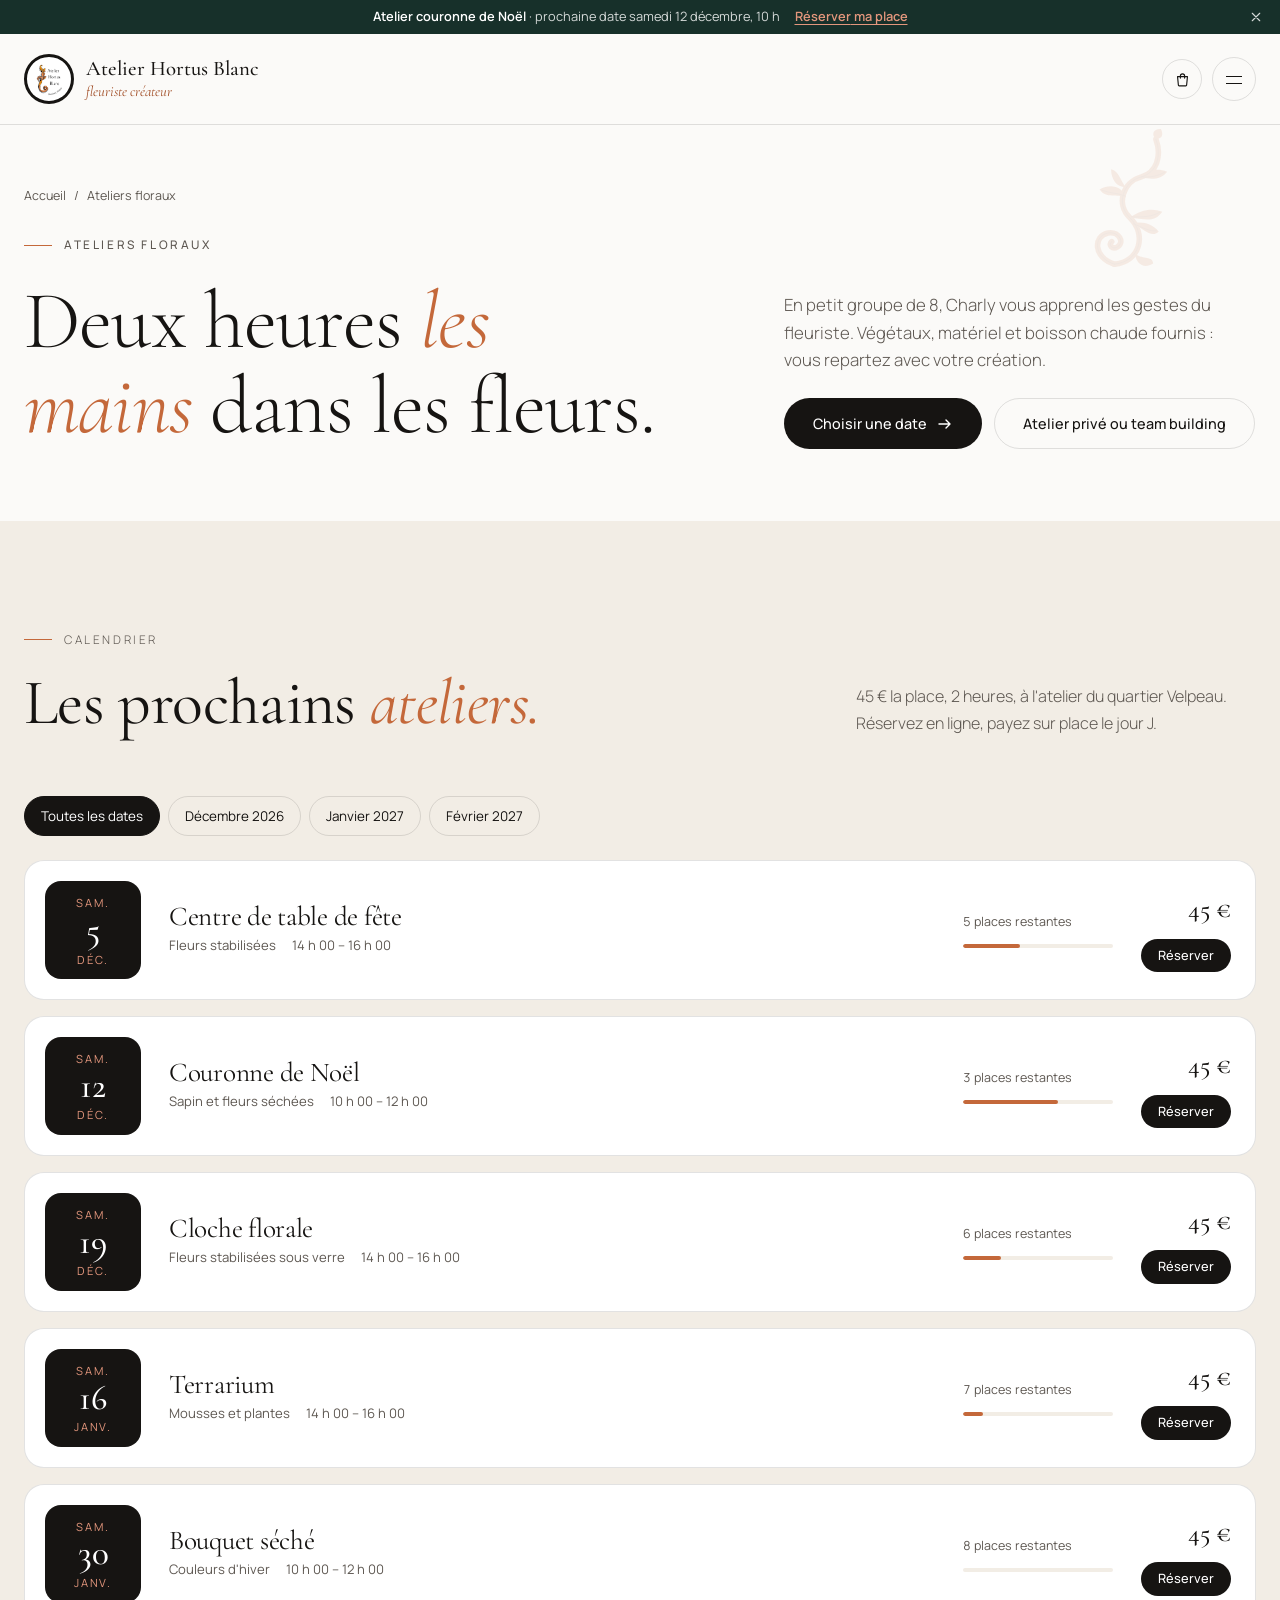
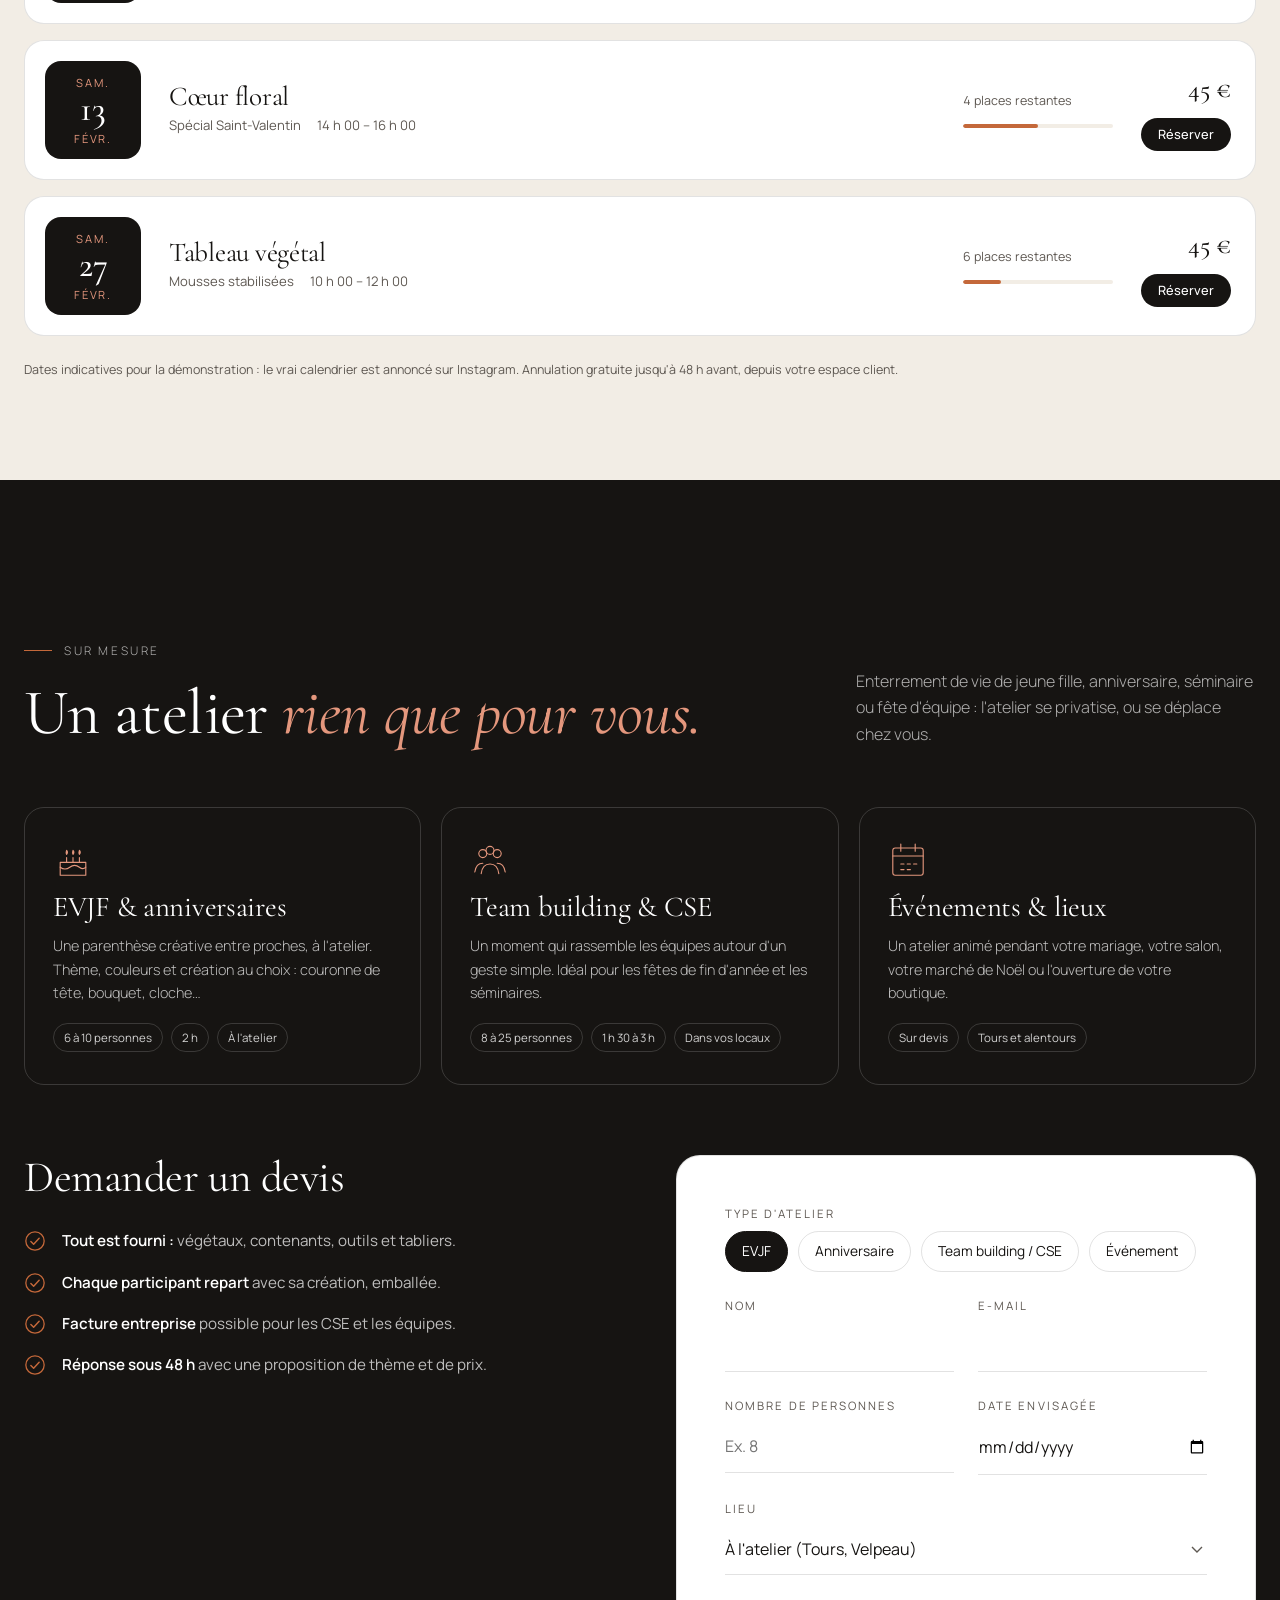
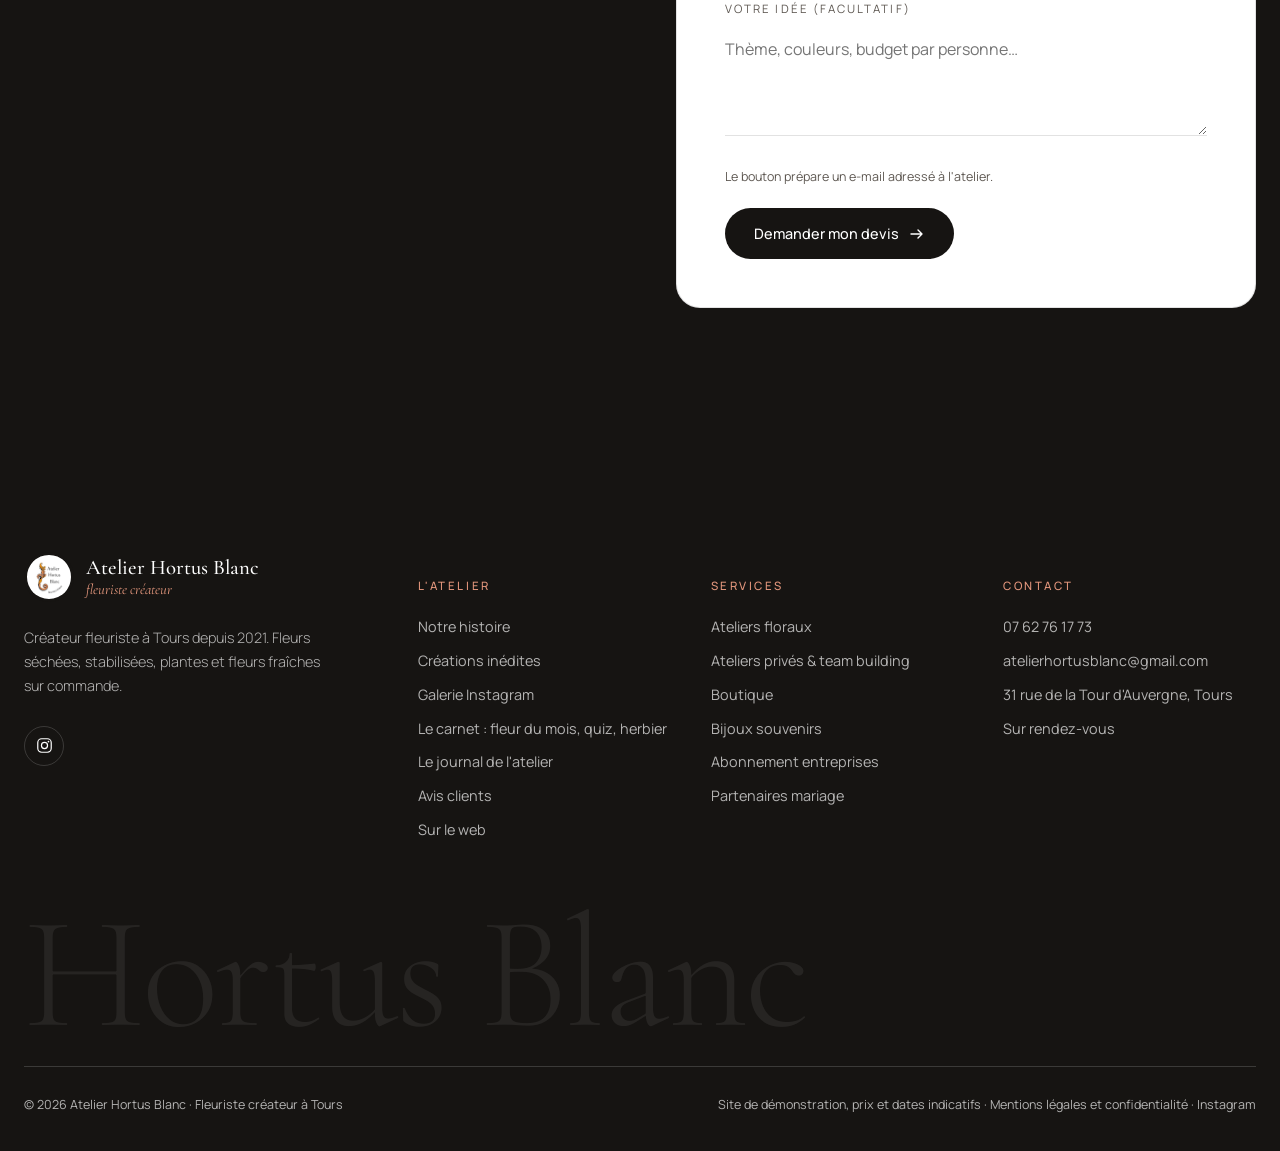
<file: ateliers.html>
<!doctype html>
<html lang="fr">
<head>
<meta charset="utf-8">
<meta name="viewport" content="width=device-width, initial-scale=1, viewport-fit=cover">
<!-- Aperçu : la page ne doit pas apparaître dans Google. Retirer cette ligne au lancement officiel. -->
<meta name="robots" content="noindex">
<title>Ateliers floraux · Atelier Hortus Blanc</title>
<meta name="description" content="Réservez un atelier floral à Tours : couronnes de Noël, terrariums, bouquets séchés. Ateliers privés, EVJF et team building sur demande.">
<link rel="preload" href="assets/fonts/cormorant-garamond.woff2" as="font" type="font/woff2" crossorigin>
<link rel="preload" href="assets/fonts/cormorant-garamond-italique.woff2" as="font" type="font/woff2" crossorigin>
<link rel="preload" href="assets/fonts/manrope.woff2" as="font" type="font/woff2" crossorigin>
<link rel="icon" href="favicon.ico" sizes="any">
<link rel="icon" href="images/favicon-64.png" type="image/png">
<link rel="apple-touch-icon" href="images/apple-touch-icon.png">
<link rel="manifest" href="site.webmanifest">
<meta name="theme-color" content="#17302A">
<meta property="og:type" content="website">
<meta property="og:locale" content="fr_FR">
<meta property="og:site_name" content="Atelier Hortus Blanc">
<meta property="og:title" content="Ateliers floraux · Atelier Hortus Blanc">
<meta property="og:description" content="Réservez un atelier floral à Tours : couronnes de Noël, terrariums, bouquets séchés. Ateliers privés, EVJF et team building sur demande.">
<!-- Aperçu de partage : remplacer par l'adresse complète une fois le site en ligne (ex. https://.../images/partage.jpg) -->
<meta property="og:image" content="https://dumber37.github.io/atelier-hortus-blanc/images/partage.jpg">
<meta property="og:image:width" content="1200">
<meta property="og:image:height" content="630">
<meta name="twitter:card" content="summary_large_image">
<link rel="stylesheet" href="assets/style.css">
<link rel="preload" href="assets/donnees.js" as="script">
<link rel="preload" href="assets/app.js" as="script">
</head>
<body data-page="ateliers">

<main>
  <section class="page-hero">
    <svg class="acanthe-bg" aria-hidden="true"><use href="#acanthe"/></svg>
    <div class="wrap">
      <div>
        <p class="crumbs"><a href="index.html">Accueil</a><span>/</span><span>Ateliers floraux</span></p>
        <p class="eyebrow">Ateliers floraux</p>
        <h1>Deux heures <em>les mains</em> dans les fleurs.</h1>
      </div>
      <div>
        <p class="lead">En petit groupe de 8, Charly vous apprend les gestes du fleuriste. Végétaux, matériel et boisson chaude fournis : vous repartez avec votre création.</p>
        <div class="actions">
          <a class="btn btn-primary" href="#calendrier">Choisir une date <svg class="go"><use href="#arrow"/></svg></a>
          <a class="btn btn-ghost" href="#prives">Atelier privé ou team building</a>
        </div>
      </div>
    </div>
  </section>

  <!-- Calendrier -->
  <section class="section tight bg-sand" id="calendrier">
    <div class="wrap">
      <div class="section-head">
        <div>
          <p class="eyebrow reveal">Calendrier</p>
          <h2 class="reveal d1">Les prochains <em>ateliers.</em></h2>
        </div>
        <p class="reveal d2"><span data-prix-atelier>45 €</span> la place, 2 heures, à l'atelier du quartier Velpeau. Réservez en ligne, payez sur place le jour J.</p>
      </div>
      <div class="filters" id="ws-filters" role="group" aria-label="Filtrer par mois" style="margin-bottom:24px"></div>
      <div class="session-list" id="sessions"></div>
      <p class="note" style="margin-top:24px">Dates indicatives pour la démonstration : le vrai calendrier est annoncé sur Instagram. Annulation gratuite jusqu'à 48 h avant, depuis votre espace client.</p>
    </div>
  </section>

  <!-- Ateliers privés et team building (idée 6) -->
  <section class="section bg-ink" id="prives">
    <div class="wrap">
      <div class="section-head">
        <div>
          <p class="eyebrow reveal">Sur mesure</p>
          <h2 class="reveal d1">Un atelier <em>rien que pour vous.</em></h2>
        </div>
        <p class="reveal d2">Enterrement de vie de jeune fille, anniversaire, séminaire ou fête d'équipe : l'atelier se privatise, ou se déplace chez vous.</p>
      </div>
      <div class="formats">
        <article class="format reveal">
          <svg><use href="#i-cake"/></svg>
          <h3>EVJF &amp; anniversaires</h3>
          <p>Une parenthèse créative entre proches, à l'atelier. Thème, couleurs et création au choix : couronne de tête, bouquet, cloche…</p>
          <div class="facts-mini"><span>6 à 10 personnes</span><span>2 h</span><span>À l'atelier</span></div>
        </article>
        <article class="format reveal d1">
          <svg><use href="#i-team"/></svg>
          <h3>Team building &amp; CSE</h3>
          <p>Un moment qui rassemble les équipes autour d'un geste simple. Idéal pour les fêtes de fin d'année et les séminaires.</p>
          <div class="facts-mini"><span>8 à 25 personnes</span><span>1 h 30 à 3 h</span><span>Dans vos locaux</span></div>
        </article>
        <article class="format reveal d2">
          <svg><use href="#i-calendar"/></svg>
          <h3>Événements &amp; lieux</h3>
          <p>Un atelier animé pendant votre mariage, votre salon, votre marché de Noël ou l'ouverture de votre boutique.</p>
          <div class="facts-mini"><span>Sur devis</span><span>Tours et alentours</span></div>
        </article>
      </div>

      <div class="split" style="margin-top:70px;align-items:start">
        <div>
          <h3 class="reveal" style="font-size:clamp(2rem,3.4vw,2.8rem)">Demander un devis</h3>
          <ul class="check-list reveal d1">
            <li><svg><use href="#check"/></svg><span><b>Tout est fourni :</b> végétaux, contenants, outils et tabliers.</span></li>
            <li><svg><use href="#check"/></svg><span><b>Chaque participant repart</b> avec sa création, emballée.</span></li>
            <li><svg><use href="#check"/></svg><span><b>Facture entreprise</b> possible pour les CSE et les équipes.</span></li>
            <li><svg><use href="#check"/></svg><span><b>Réponse sous 48 h</b> avec une proposition de thème et de prix.</span></li>
          </ul>
        </div>
        <form class="form-card reveal d1" id="quote-form" novalidate>
          <div id="quote-body">
            <div class="field">
              <span class="label">Type d'atelier</span>
              <div class="chips">
                <label><input type="radio" name="qtype" value="EVJF" checked><span>EVJF</span></label>
                <label><input type="radio" name="qtype" value="Anniversaire"><span>Anniversaire</span></label>
                <label><input type="radio" name="qtype" value="Team building / CSE"><span>Team building / CSE</span></label>
                <label><input type="radio" name="qtype" value="Événement"><span>Événement</span></label>
              </div>
            </div>
            <div class="field-row">
              <div class="field"><label for="q-name">Nom</label><input id="q-name" autocomplete="name"></div>
              <div class="field"><label for="q-email">E-mail</label><input id="q-email" type="email" autocomplete="email"></div>
            </div>
            <div class="field-row">
              <div class="field"><label for="q-people">Nombre de personnes</label><input id="q-people" type="number" min="4" max="60" inputmode="numeric" placeholder="Ex. 8"></div>
              <div class="field"><label for="q-date">Date envisagée</label><input id="q-date" type="date"></div>
            </div>
            <div class="field">
              <label for="q-place">Lieu</label>
              <select id="q-place"><option>À l'atelier (Tours, Velpeau)</option><option>Dans nos locaux / chez nous</option><option>À définir ensemble</option></select>
            </div>
            <div class="field"><label for="q-msg">Votre idée (facultatif)</label><textarea id="q-msg" placeholder="Thème, couleurs, budget par personne…"></textarea></div>
            <div class="form-foot">
              <small data-direct="Le bouton envoie votre demande directement à l'atelier.">Le bouton prépare un e-mail adressé à l'atelier.</small>
              <button type="submit" class="btn btn-primary">Demander mon devis <svg class="go"><use href="#arrow"/></svg></button>
            </div>
          </div>
          <div class="thanks" id="quote-thanks" hidden>
            <span data-logo data-alt=""></span>
            <h3>Demande <em>prête.</em></h3>
            <p data-direct="Votre demande est bien envoyée à l'atelier. Elle est aussi notée dans votre espace client si vous êtes connecté.">Votre messagerie s'ouvre avec la demande pré-remplie. Elle est aussi notée dans votre espace client si vous êtes connecté.</p>
          </div>
        </form>
      </div>
    </div>
  </section>
</main>

<!-- Réservation -->
<dialog class="modal" id="book" aria-labelledby="book-title">
  <div class="modal-inner">
    <div class="modal-head">
      <span data-logo data-alt=""></span>
      <div><p class="kicker">Réserver un atelier</p><h2 id="book-title"></h2></div>
      <button class="x-btn" data-close aria-label="Fermer"><svg><use href="#close"/></svg></button>
    </div>
    <form id="book-form" novalidate>
      <div class="recap" id="book-recap"></div>
      <div class="field">
        <label for="bk-seats">Nombre de places</label>
        <select id="bk-seats"></select>
      </div>
      <div class="field-row">
        <div class="field"><label for="bk-name">Nom</label><input id="bk-name" autocomplete="name"></div>
        <div class="field"><label for="bk-email">E-mail</label><input id="bk-email" type="email" autocomplete="email"></div>
      </div>
      <div class="field"><label for="bk-tel">Téléphone</label><input id="bk-tel" type="tel" autocomplete="tel"></div>
      <div class="field"><label for="bk-code">Code avantage (facultatif)</label><input id="bk-code" autocomplete="off" placeholder="Ex. code de parrainage"><small class="err ok-msg" id="bk-code-err"></small></div>
      <div class="total-row" style="margin:6px 0 18px"><span>À régler sur place</span><b id="bk-total"></b></div>
      <button type="submit" class="btn btn-primary acc-submit">Confirmer ma réservation <svg class="go"><use href="#arrow"/></svg></button>
      <p class="note" style="margin-top:12px">Pas de compte ? La réservation est enregistrée quand même. <button type="button" class="link-btn" data-open="signup">Créez votre compte</button> pour la retrouver et l'annuler en ligne.</p>
    </form>
    <div class="thanks" id="book-thanks" hidden>
      <span data-logo data-alt=""></span>
      <h3>À très vite <em>à l'atelier.</em></h3>
      <p id="book-msg"></p>
      <a class="btn btn-primary" id="book-mail" href="#">Prévenir l'atelier par e-mail <svg class="go"><use href="#arrow"/></svg></a>
      <p class="sent-note" id="book-sent" hidden><svg aria-hidden="true"><use href="#check"/></svg> Réservation envoyée à l'atelier</p>
    </div>
  </div>
</dialog>

<!-- Liste d'attente -->
<dialog class="modal" id="wait" aria-labelledby="wait-title">
  <div class="modal-inner">
    <div class="modal-head">
      <span data-logo data-alt=""></span>
      <div><p class="kicker">Liste d'attente</p><h2 id="wait-title"></h2></div>
      <button class="x-btn" data-close aria-label="Fermer"><svg><use href="#close"/></svg></button>
    </div>
    <form id="wait-form" novalidate>
      <div class="recap" id="wait-recap"></div>
      <div class="field-row">
        <div class="field"><label for="wt-name">Nom</label><input id="wt-name" autocomplete="name"></div>
        <div class="field"><label for="wt-email">E-mail</label><input id="wt-email" type="email" autocomplete="email"></div>
      </div>
      <button type="submit" class="btn btn-primary acc-submit">M'inscrire sur la liste <svg class="go"><use href="#arrow"/></svg></button>
      <p class="note" style="margin-top:12px">Si quelqu'un annule, une carte « Une place s'est libérée » vous attend à votre prochaine visite sur le site. Premier qui réserve, premier servi.</p>
    </form>
  </div>
</dialog>

<script src="assets/donnees.js"></script>
<script src="assets/app.js"></script>
<script>
  const { $, db, esc, euro, uid, setErr, validEmail, validTel, mailto, envoyer, prefill, saveRequest, fillLogos, observe, checkCode, useCode, toast, waitlist, joinWaitlist, freeSeat, renderNotices } = HB;
  fillLogos(document);

  // Dates, places et prix : assets/donnees.js
  const SESSIONS = HB.ATELIERS.dates;
  const CAPACITY = HB.ATELIERS.places, PRICE = HB.ATELIERS.prix;
  const end = iso => { const d = new Date(iso); d.setHours(d.getHours() + 2); return d; };
  const hour = d => d.toLocaleTimeString('fr-FR', { hour: '2-digit', minute: '2-digit' }).replace(':', ' h ');
  const when = s => `${new Date(s.date).toLocaleDateString('fr-FR', { weekday: 'long', day: 'numeric', month: 'long' })}, ${hour(new Date(s.date))} – ${hour(end(s.date))}`;
  const booked = s => db.get('hb_bookings', []).filter(b => b.sessionId === s.id).reduce((n, b) => n + b.seats, 0);
  // Places rendues par un désistement (démonstration)
  const freed = s => db.get('hb_freed', {})[s.id] || 0;
  const left = s => Math.max(0, CAPACITY - s.taken - booked(s) + freed(s));
  const waiting = s => waitlist().find(w => w.sessionId === s.id);

  // Seules les dates à venir sont proposées
  const upcoming = () => SESSIONS.filter(s => new Date(s.date) > new Date());
  const months = [...new Set(upcoming().map(s => s.date.slice(0, 7)))];
  let month = 'all';
  $('ws-filters').innerHTML = [['all', 'Toutes les dates'], ...months.map(m => [m, new Date(m + '-01T12:00').toLocaleDateString('fr-FR', { month: 'long', year: 'numeric' })])]
    .map(([k, l]) => `<button type="button" data-m="${k}" aria-pressed="${k === month}">${l.charAt(0).toUpperCase() + l.slice(1)}</button>`).join('');
  $('ws-filters').addEventListener('click', e => {
    const b = e.target.closest('[data-m]');
    if (!b) return;
    month = b.dataset.m;
    $('ws-filters').querySelectorAll('button').forEach(x => x.setAttribute('aria-pressed', x === b));
    render();
  });

  function render() {
    const list = upcoming().filter(s => month === 'all' || s.date.startsWith(month));
    if (!list.length) { $('sessions').innerHTML = `<div class="empty-state"><b>Nouvelles dates bientôt</b>Le prochain calendrier est annoncé sur Instagram. Les ateliers privés restent possibles toute l'année.</div>`; return; }
    $('sessions').innerHTML = list.map(s => {
      const d = new Date(s.date), n = left(s), full = !n, w = waiting(s);
      const pct = Math.round((CAPACITY - n) / CAPACITY * 100);
      return `<article class="session reveal">
        <div class="date"><span>${d.toLocaleDateString('fr-FR', { weekday: 'short' })}</span><b>${d.getDate()}</b><span>${d.toLocaleDateString('fr-FR', { month: 'short' })}</span></div>
        <div><h3>${esc(s.title)}</h3><div class="meta"><span>${esc(s.theme)}</span><span>${hour(d)} – ${hour(end(s.date))}</span></div></div>
        <div class="seats${full ? ' full' : ''}"><small>${full ? 'Complet' : `${n} place${n > 1 ? 's' : ''} restante${n > 1 ? 's' : ''}`}</small><div class="seats-bar"><i style="width:${pct}%"></i></div>
          ${w ? `<small class="waiting">${full ? 'Vous êtes sur la liste d\'attente' : 'Place libérée : elle est pour vous'}</small>` : ''}
          ${full ? `<button type="button" class="link-btn" data-free="${s.id}" style="font-size:.74rem;justify-self:start">Démo : simuler un désistement</button>` : ''}</div>
        <div class="price-col"><b>${euro(PRICE)}</b>${full
          ? (w ? `<span class="btn btn-ghost btn-small" aria-disabled="true">Inscrit·e ✓</span>`
               : `<button type="button" class="btn btn-ghost btn-small" data-wait="${s.id}">Liste d'attente</button>`)
          : `<button type="button" class="btn btn-primary btn-small" data-book="${s.id}">Réserver</button>`}</div>
      </article>`;
    }).join('');
    observe($('sessions'));
  }
  render();
  document.addEventListener('hb:data', render);

  // Liste d'attente : inscription et désistement simulé
  const wdlg = $('wait');
  let waitSession = null;
  prefill({ name: 'wt-name', email: 'wt-email' });
  document.addEventListener('click', e => {
    const w = e.target.closest('[data-wait]'), f = e.target.closest('[data-free]');
    if (w) {
      waitSession = SESSIONS.find(s => s.id === w.dataset.wait);
      $('wait-title').textContent = waitSession.title;
      $('wait-recap').innerHTML = `<b>${esc(waitSession.title)}</b><span>${when(waitSession)}</span><span>Atelier complet · ${CAPACITY} participants</span>`;
      wdlg.showModal();
    }
    if (f) {
      const s = SESSIONS.find(x => x.id === f.dataset.free), map = db.get('hb_freed', {});
      map[s.id] = (map[s.id] || 0) + 1;
      db.set('hb_freed', map);
      const told = freeSeat(s.id);
      toast(told ? 'Une place s\'est libérée : les personnes en attente sont prévenues' : 'Une place s\'est libérée');
      render();
    }
  });
  $('wait-form').addEventListener('submit', e => {
    e.preventDefault();
    const name = $('wt-name'), email = $('wt-email');
    const ok = [
      setErr(name, name.value.trim() ? '' : 'Indiquez votre nom.'),
      setErr(email, validEmail(email.value) ? '' : 'Saisissez une adresse e-mail valide.')
    ];
    if (ok.includes(false)) return;
    joinWaitlist({ sessionId: waitSession.id, title: waitSession.title, when: when(waitSession), name: name.value.trim(), email: email.value.trim().toLowerCase() });
    wdlg.close();
    toast(`Vous êtes sur la liste d'attente de « ${waitSession.title} »`);
    render();
  });

  // Fenêtre de réservation
  const dlg = $('book');
  let session = null;
  const codeCheck = () => {
    const c = checkCode($('bk-code').value, $('bk-email').value);
    if (c.ok && c.kind === 'cercle') return { ok: false, msg: 'CERCLE15 s\'applique aux tableaux végétaux de la boutique.' };
    return c.ok && c.kind === 'date' ? { ok: false, msg: "MADATE15 s'applique aux bouquets de la boutique." } : c;
  };
  const totals = () => {
    const seats = +$('bk-seats').value, sub = seats * PRICE, c = codeCheck();
    const discount = c.ok ? Math.round(PRICE * c.rate * 100) / 100 : 0; // la remise porte sur une place
    return { seats, sub, c, discount, total: Math.round((sub - discount) * 100) / 100 };
  };
  const refresh = () => {
    const t = totals(), msg = $('bk-code-err');
    msg.textContent = t.c.ok ? `${t.c.label} sur une place : −${euro(t.discount)}` : t.c.msg;
    msg.classList.toggle('good', t.c.ok);
    $('bk-total').textContent = euro(t.total);
  };
  ['bk-seats', 'bk-code'].forEach(id => $(id).addEventListener('input', refresh));
  $('bk-email').addEventListener('change', refresh);

  document.addEventListener('click', e => {
    const b = e.target.closest('[data-book]');
    if (!b) return;
    session = SESSIONS.find(s => s.id === b.dataset.book);
    const n = Math.min(4, left(session));
    $('book-title').textContent = session.title;
    $('book-recap').innerHTML = `<b>${esc(session.title)}</b><span>${when(session)}</span><span>Atelier Hortus Blanc, 31 rue de la Tour d'Auvergne, Tours</span><span>${left(session)} place(s) disponible(s)</span>`;
    $('bk-seats').innerHTML = Array.from({ length: n }, (_, i) => `<option value="${i + 1}">${i + 1} place${i ? 's' : ''}</option>`).join('');
    $('book-form').hidden = false; $('book-thanks').hidden = true;
    prefill({ name: 'bk-name', email: 'bk-email', tel: 'bk-tel' });
    refresh();
    document.querySelectorAll('dialog[open]').forEach(d => d.close());
    dlg.showModal(); document.body.style.overflow = 'hidden';
  });
  dlg.addEventListener('close', () => { document.body.style.overflow = ''; });

  $('book-form').addEventListener('submit', e => {
    e.preventDefault();
    const name = $('bk-name'), email = $('bk-email'), tel = $('bk-tel');
    const ok = [
      setErr(name, name.value.trim() ? '' : 'Indiquez votre nom.'),
      setErr(email, validEmail(email.value) ? '' : 'Saisissez une adresse e-mail valide.'),
      setErr(tel, validTel(tel.value) ? '' : 'Numéro invalide, par exemple 06 12 34 56 78.')
    ];
    if (ok.includes(false)) return;
    const t = totals();
    if (t.seats > left(session)) { toast('Il ne reste plus assez de places.'); render(); return; }
    const booking = {
      id: uid(), sessionId: session.id, title: session.title, when: when(session), start: session.date, seats: t.seats,
      name: name.value.trim(), email: email.value.trim().toLowerCase(), tel: tel.value.trim(),
      code: t.c.ok ? t.c.code : null, codeKind: t.c.ok ? t.c.kind : null, total: t.total, createdAt: new Date().toISOString()
    };
    useCode(t.c, booking.email);
    db.set('hb_bookings', [...db.get('hb_bookings', []), booking]);
    // Réservé : on quitte la liste d'attente de cet atelier
    db.set('hb_waitlist', waitlist().filter(w => w.sessionId !== session.id)); renderNotices();
    $('book-msg').textContent = `${t.seats} place${t.seats > 1 ? 's' : ''} réservée${t.seats > 1 ? 's' : ''} pour « ${session.title} », ${when(session)}. ${euro(t.total)} à régler sur place.`;
    // Carte du cercle : l'atelier compte comme un achat
    const gain = HB.creditCard(booking.email, t.total, `Atelier ${session.title}`);
    if (gain) $('book-msg').textContent += ` ${HB.gainText(gain)}.`;
    $('book-mail').href = mailto(`Réservation : ${session.title}`, [
      'Bonjour,', '', `Je viens de réserver ${t.seats} place(s) pour l'atelier « ${session.title} » du ${when(session)}.`,
      booking.code ? `Code avantage : ${booking.code}` : '', `Montant : ${euro(t.total)}`, '', `${booking.name} · ${booking.email}${booking.tel ? ' · ' + booking.tel : ''}`
    ]);
    $('book-form').hidden = true; $('book-thanks').hidden = false;
    // Envoi direct : la réservation part toute seule, le bouton devient une confirmation
    $('book-mail').hidden = HB.direct;
    $('book-sent').hidden = true;
    if (HB.direct) envoyer(`Réservation : ${session.title}`, [
      'Bonjour,', '', `Je viens de réserver ${t.seats} place(s) pour l'atelier « ${session.title} » du ${when(session)}.`,
      booking.code ? `Code avantage : ${booking.code}` : '', `Montant : ${euro(t.total)}`, '', `${booking.name} · ${booking.email}${booking.tel ? ' · ' + booking.tel : ''}`
    ], booking).then(r => { $('book-sent').hidden = r !== 'direct'; });
    render();
  });

  // Devis pour un atelier privé
  prefill({ name: 'q-name', email: 'q-email' });
  $('quote-form').addEventListener('submit', e => {
    e.preventDefault();
    const name = $('q-name'), email = $('q-email'), people = $('q-people');
    const ok = [
      setErr(name, name.value.trim() ? '' : 'Indiquez votre nom.'),
      setErr(email, validEmail(email.value) ? '' : 'Saisissez une adresse e-mail valide.'),
      setErr(people, +people.value >= 4 ? '' : 'À partir de 4 personnes.')
    ];
    if (ok.includes(false)) return;
    const type = e.target.querySelector('input[name="qtype"]:checked').value, date = $('q-date').value;
    saveRequest(`Atelier privé · ${type}`, `${people.value} personnes${date ? ', le ' + HB.fmtDate(date) : ''}`, email.value);
    envoyer(`Devis atelier privé : ${type}`, [
      'Bonjour,', '', `Je souhaiterais un devis pour un atelier floral privé (${type}).`, '',
      `Nombre de personnes : ${people.value}`, date ? `Date envisagée : ${HB.fmtDate(date)}` : '', `Lieu : ${$('q-place').value}`,
      $('q-msg').value.trim() ? `Idée : ${$('q-msg').value.trim()}` : '', '', `${name.value.trim()} · ${email.value.trim()}`
    ]);
    $('quote-body').hidden = true; $('quote-thanks').hidden = false;
  });
</script>
</body>
</html>
</file>
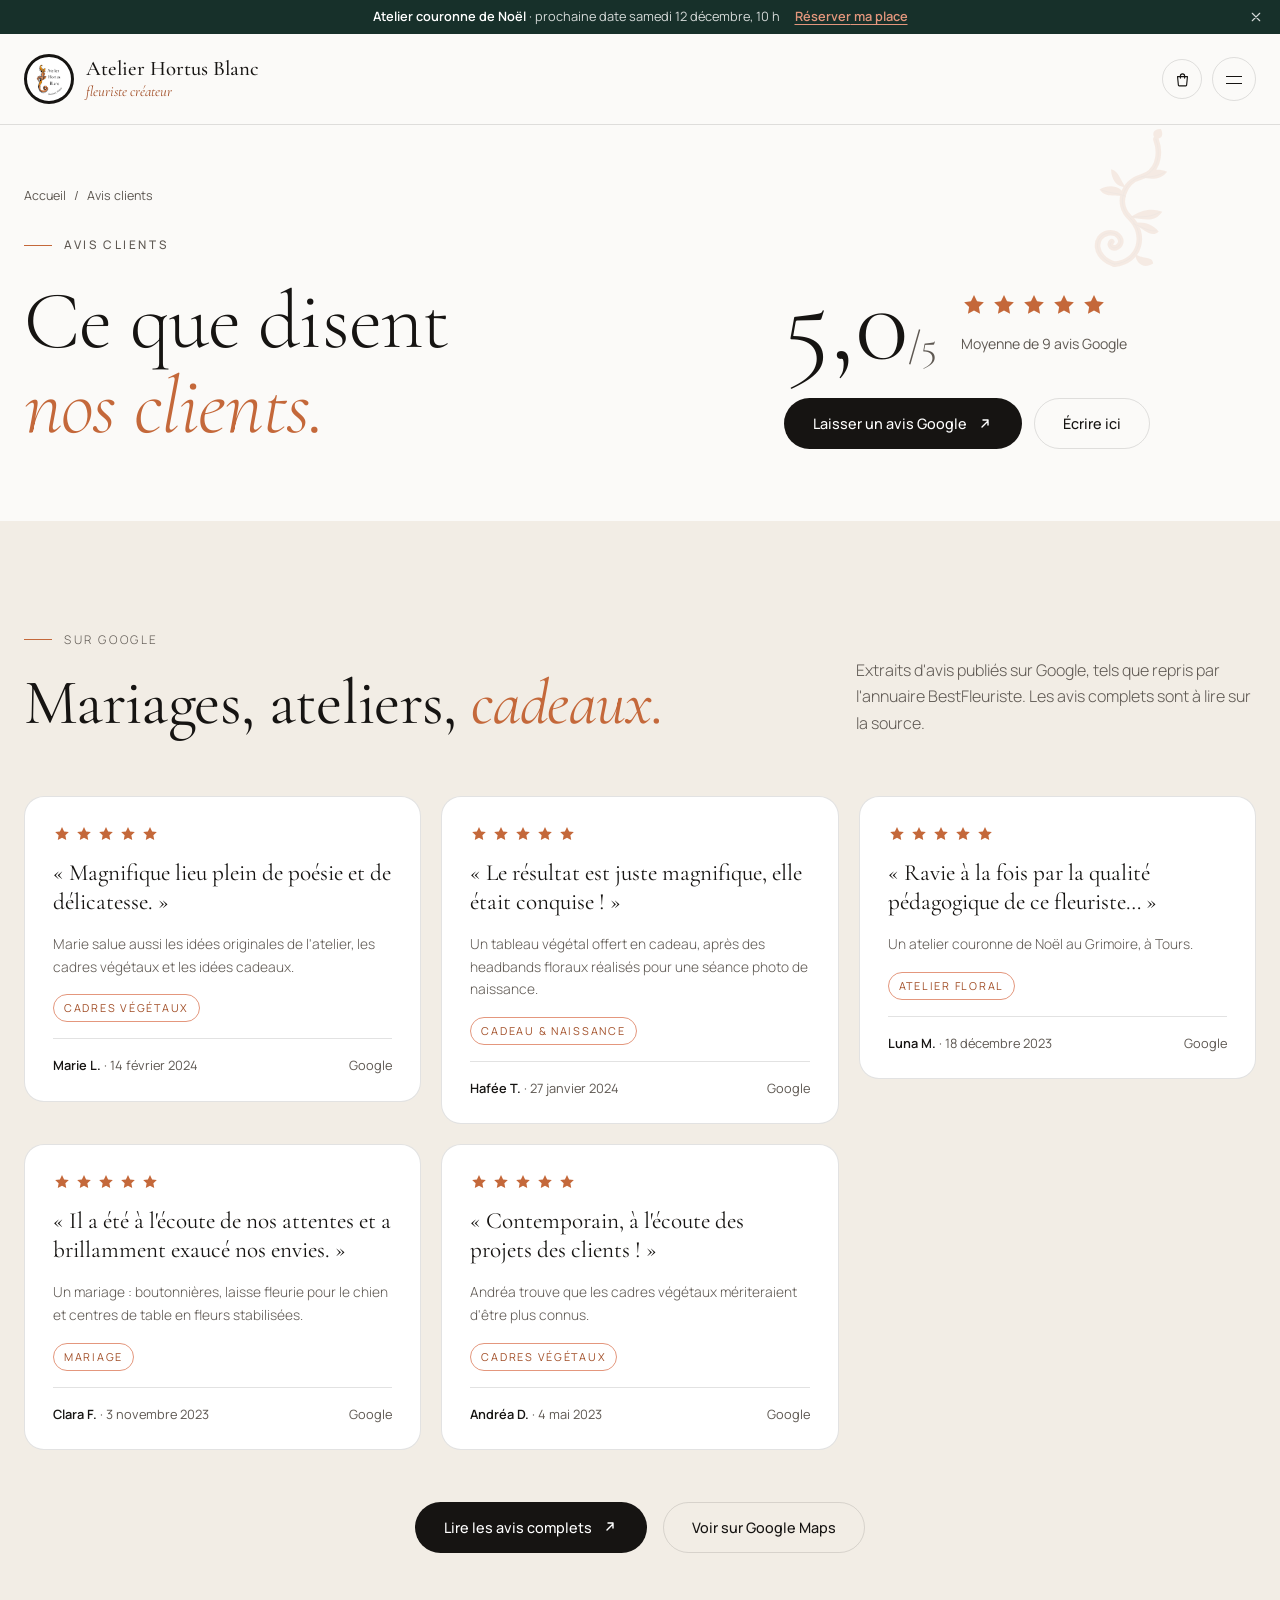
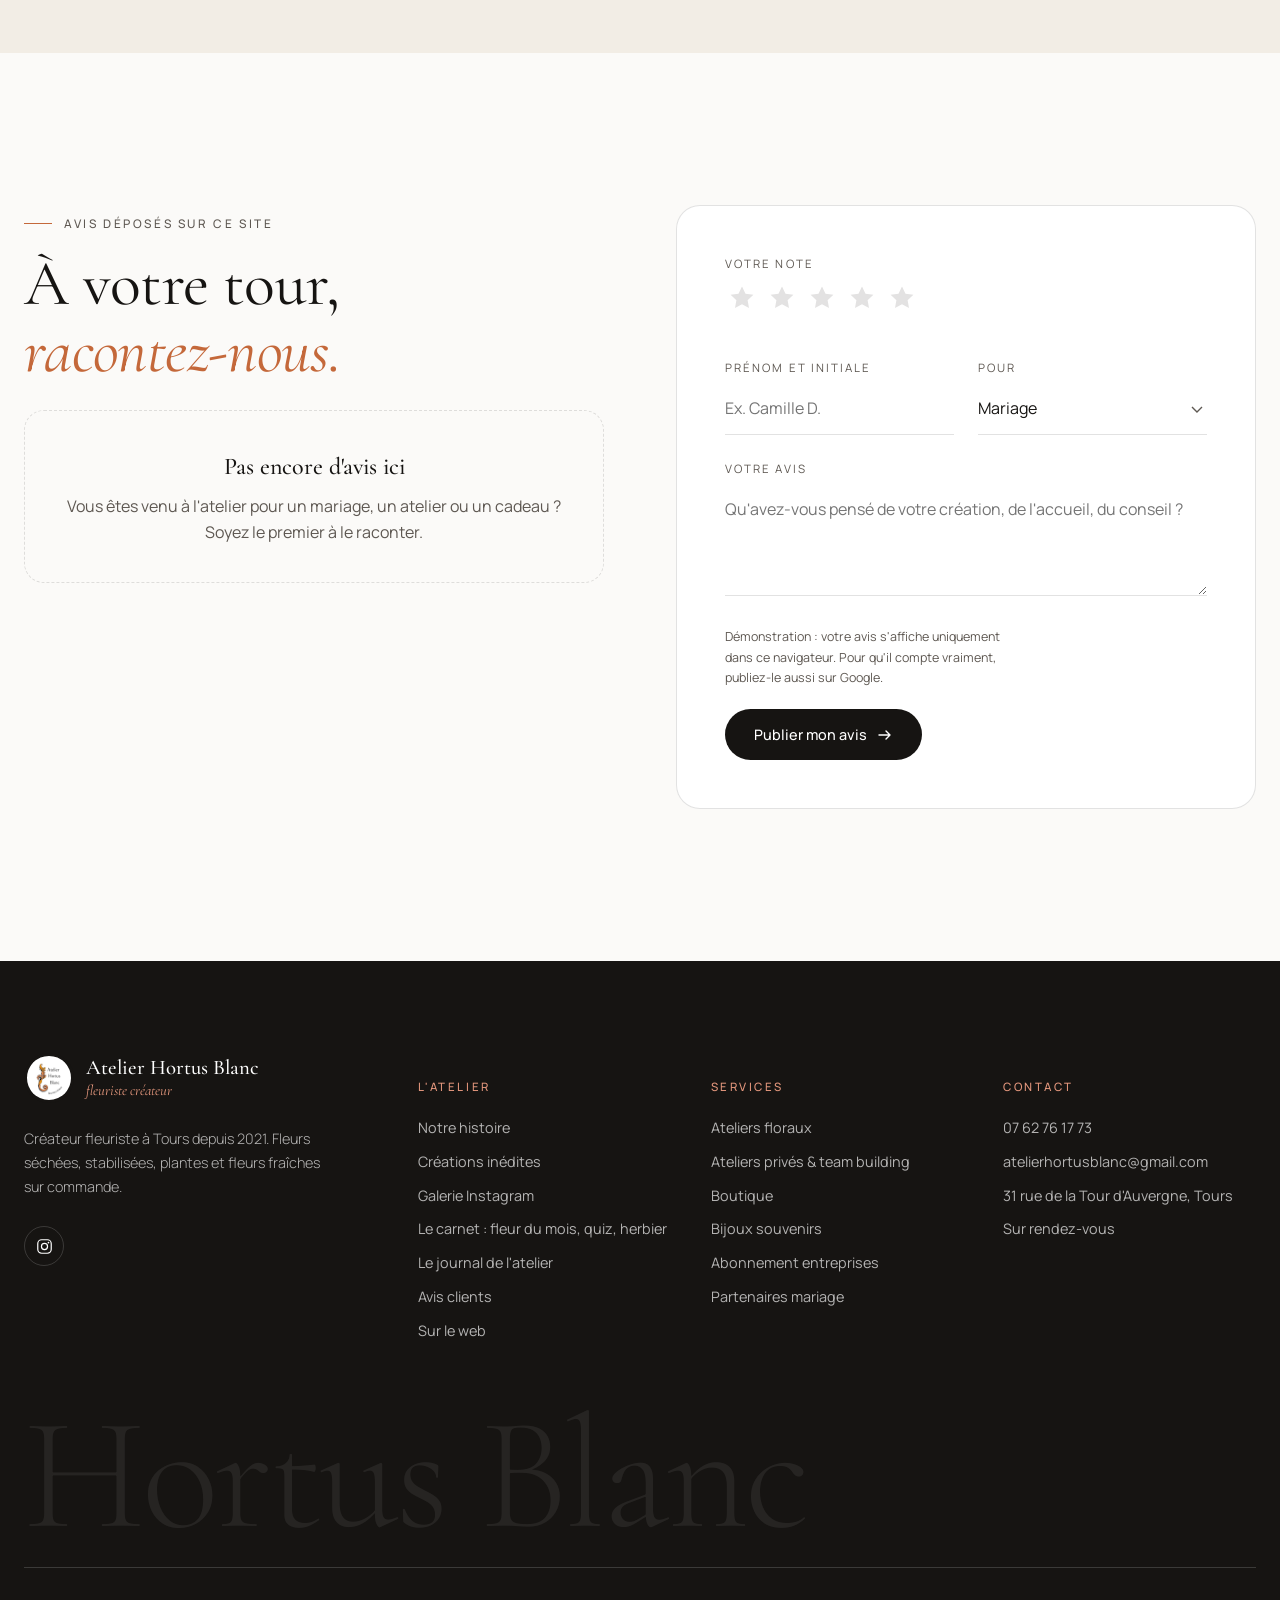
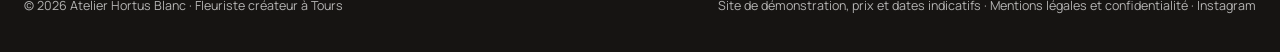
<file: avis.html>
<!doctype html>
<html lang="fr">
<head>
<meta charset="utf-8">
<meta name="viewport" content="width=device-width, initial-scale=1, viewport-fit=cover">
<!-- Aperçu : la page ne doit pas apparaître dans Google. Retirer cette ligne au lancement officiel. -->
<meta name="robots" content="noindex">
<title>Avis clients · Atelier Hortus Blanc</title>
<meta name="description" content="Les avis des clients de l'Atelier Hortus Blanc, fleuriste créateur à Tours : 5,0 sur 5 sur Google.">
<link rel="preload" href="assets/fonts/cormorant-garamond.woff2" as="font" type="font/woff2" crossorigin>
<link rel="preload" href="assets/fonts/cormorant-garamond-italique.woff2" as="font" type="font/woff2" crossorigin>
<link rel="preload" href="assets/fonts/manrope.woff2" as="font" type="font/woff2" crossorigin>
<link rel="icon" href="favicon.ico" sizes="any">
<link rel="icon" href="images/favicon-64.png" type="image/png">
<link rel="apple-touch-icon" href="images/apple-touch-icon.png">
<link rel="manifest" href="site.webmanifest">
<meta name="theme-color" content="#17302A">
<meta property="og:type" content="website">
<meta property="og:locale" content="fr_FR">
<meta property="og:site_name" content="Atelier Hortus Blanc">
<meta property="og:title" content="Avis clients · Atelier Hortus Blanc">
<meta property="og:description" content="Les avis des clients de l&#x27;Atelier Hortus Blanc, fleuriste créateur à Tours : 5,0 sur 5 sur Google.">
<!-- Aperçu de partage : remplacer par l'adresse complète une fois le site en ligne (ex. https://.../images/partage.jpg) -->
<meta property="og:image" content="https://dumber37.github.io/atelier-hortus-blanc/images/partage.jpg">
<meta property="og:image:width" content="1200">
<meta property="og:image:height" content="630">
<meta name="twitter:card" content="summary_large_image">
<link rel="stylesheet" href="assets/style.css">
<link rel="preload" href="assets/donnees.js" as="script">
<link rel="preload" href="assets/app.js" as="script">
</head>
<body data-page="avis">

<main>
  <section class="page-hero">
    <svg class="acanthe-bg" aria-hidden="true"><use href="#acanthe"/></svg>
    <div class="wrap">
      <div>
        <p class="crumbs"><a href="index.html">Accueil</a><span>/</span><span>Avis clients</span></p>
        <p class="eyebrow">Avis clients</p>
        <h1>Ce que disent <em>nos clients.</em></h1>
      </div>
      <div>
        <div class="rating-hero">
          <span class="score">5,0<small>/5</small></span>
          <div>
            <span class="stars big" aria-label="5 étoiles sur 5"><svg><use href="#star"/></svg><svg><use href="#star"/></svg><svg><use href="#star"/></svg><svg><use href="#star"/></svg><svg><use href="#star"/></svg></span>
            <p>Moyenne de 9 avis Google</p>
          </div>
        </div>
        <div class="actions">
          <a class="btn btn-primary" href="https://www.google.com/maps/search/?api=1&amp;query=Atelier+Hortus+Blanc+Tours" target="_blank" rel="noopener">Laisser un avis Google <svg><use href="#out"/></svg></a>
          <a class="btn btn-ghost" href="#deposer">Écrire ici</a>
        </div>
      </div>
    </div>
  </section>

  <!-- Avis Google (extraits, avec la source) -->
  <section class="section tight bg-sand">
    <div class="wrap">
      <div class="section-head">
        <div>
          <p class="eyebrow reveal">Sur Google</p>
          <h2 class="reveal d1">Mariages, ateliers, <em>cadeaux.</em></h2>
        </div>
        <p class="reveal d2">Extraits d'avis publiés sur Google, tels que repris par l'annuaire BestFleuriste. Les avis complets sont à lire sur la source.</p>
      </div>
      <div class="review-grid">
        <article class="review reveal">
          <span class="stars" aria-label="5 étoiles sur 5"><svg><use href="#star"/></svg><svg><use href="#star"/></svg><svg><use href="#star"/></svg><svg><use href="#star"/></svg><svg><use href="#star"/></svg></span>
          <blockquote>« Magnifique lieu plein de poésie et de délicatesse. »</blockquote>
          <p class="context">Marie salue aussi les idées originales de l'atelier, les cadres végétaux et les idées cadeaux.</p>
          <span class="tag">Cadres végétaux</span>
          <footer><span><b>Marie L.</b> · 14 février 2024</span><span>Google</span></footer>
        </article>
        <article class="review reveal d1">
          <span class="stars" aria-label="5 étoiles sur 5"><svg><use href="#star"/></svg><svg><use href="#star"/></svg><svg><use href="#star"/></svg><svg><use href="#star"/></svg><svg><use href="#star"/></svg></span>
          <blockquote>« Le résultat est juste magnifique, elle était conquise ! »</blockquote>
          <p class="context">Un tableau végétal offert en cadeau, après des headbands floraux réalisés pour une séance photo de naissance.</p>
          <span class="tag">Cadeau &amp; naissance</span>
          <footer><span><b>Hafée T.</b> · 27 janvier 2024</span><span>Google</span></footer>
        </article>
        <article class="review reveal d2">
          <span class="stars" aria-label="5 étoiles sur 5"><svg><use href="#star"/></svg><svg><use href="#star"/></svg><svg><use href="#star"/></svg><svg><use href="#star"/></svg><svg><use href="#star"/></svg></span>
          <blockquote>« Ravie à la fois par la qualité pédagogique de ce fleuriste… »</blockquote>
          <p class="context">Un atelier couronne de Noël au Grimoire, à Tours.</p>
          <span class="tag">Atelier floral</span>
          <footer><span><b>Luna M.</b> · 18 décembre 2023</span><span>Google</span></footer>
        </article>
        <article class="review reveal">
          <span class="stars" aria-label="5 étoiles sur 5"><svg><use href="#star"/></svg><svg><use href="#star"/></svg><svg><use href="#star"/></svg><svg><use href="#star"/></svg><svg><use href="#star"/></svg></span>
          <blockquote>« Il a été à l'écoute de nos attentes et a brillamment exaucé nos envies. »</blockquote>
          <p class="context">Un mariage : boutonnières, laisse fleurie pour le chien et centres de table en fleurs stabilisées.</p>
          <span class="tag">Mariage</span>
          <footer><span><b>Clara F.</b> · 3 novembre 2023</span><span>Google</span></footer>
        </article>
        <article class="review reveal d1">
          <span class="stars" aria-label="5 étoiles sur 5"><svg><use href="#star"/></svg><svg><use href="#star"/></svg><svg><use href="#star"/></svg><svg><use href="#star"/></svg><svg><use href="#star"/></svg></span>
          <blockquote>« Contemporain, à l'écoute des projets des clients ! »</blockquote>
          <p class="context">Andréa trouve que les cadres végétaux mériteraient d'être plus connus.</p>
          <span class="tag">Cadres végétaux</span>
          <footer><span><b>Andréa D.</b> · 4 mai 2023</span><span>Google</span></footer>
        </article>
      </div>
      <div class="center-cta">
        <a class="btn btn-primary" href="https://www.bestfleuriste.fr/37/tours/atelier-hortus-blanc-192817" target="_blank" rel="noopener">Lire les avis complets <svg><use href="#out"/></svg></a>
        <a class="btn btn-ghost" href="https://www.google.com/maps/search/?api=1&amp;query=Atelier+Hortus+Blanc+Tours" target="_blank" rel="noopener">Voir sur Google Maps</a>
      </div>
    </div>
  </section>

  <!-- Avis déposés sur le site -->
  <section class="section" id="deposer">
    <div class="wrap split" style="align-items:start">
      <div>
        <p class="eyebrow reveal">Avis déposés sur ce site</p>
        <h2 class="reveal d1" style="margin:18px 0 26px">À votre tour, <em>racontez-nous.</em></h2>
        <div id="local-reviews"></div>
      </div>
      <form class="form-card reveal d1" id="review-form" novalidate>
        <div id="review-body">
          <div class="field">
            <span class="label" id="rv-stars-label">Votre note</span>
            <div class="star-input" id="rv-stars" role="radiogroup" aria-labelledby="rv-stars-label"></div>
            <small class="err" id="rv-stars-err"></small>
          </div>
          <div class="field-row">
            <div class="field"><label for="rv-name">Prénom et initiale</label><input id="rv-name" placeholder="Ex. Camille D." autocomplete="off"></div>
            <div class="field">
              <label for="rv-kind">Pour</label>
              <select id="rv-kind">
                <option>Mariage</option><option>Atelier floral</option><option>Deuil</option><option>Bijou souvenir</option>
                <option>Cadeau</option><option>Entreprise</option><option>Boutique</option>
              </select>
            </div>
          </div>
          <div class="field"><label for="rv-text">Votre avis</label><textarea id="rv-text" maxlength="600" placeholder="Qu'avez-vous pensé de votre création, de l'accueil, du conseil ?"></textarea></div>
          <div class="form-foot">
            <small>Démonstration : votre avis s'affiche uniquement dans ce navigateur. Pour qu'il compte vraiment, publiez-le aussi sur Google.</small>
            <button type="submit" class="btn btn-primary">Publier mon avis <svg class="go"><use href="#arrow"/></svg></button>
          </div>
        </div>
        <div class="thanks" id="review-thanks" hidden>
          <span data-logo data-alt=""></span>
          <h3>Merci <em>beaucoup.</em></h3>
          <p>Votre avis est en ligne sur cette page. Un petit geste de plus : le copier sur Google aide énormément l'atelier.</p>
          <a class="btn btn-primary" href="https://www.google.com/maps/search/?api=1&amp;query=Atelier+Hortus+Blanc+Tours" target="_blank" rel="noopener">Publier aussi sur Google <svg><use href="#out"/></svg></a>
        </div>
      </form>
    </div>
  </section>
</main>

<script src="assets/donnees.js"></script>
<script src="assets/app.js"></script>
<script>
  const { $, db, esc, setErr, fmtDate, current } = HB;
  const starSvg = '<svg><use href="#star"/></svg>';
  let rating = 0;

  // Sélecteur de note, utilisable au clavier
  const starsBox = $('rv-stars');
  starsBox.innerHTML = [1, 2, 3, 4, 5].map(n =>
    `<button type="button" role="radio" aria-checked="false" aria-label="${n} étoile${n > 1 ? 's' : ''}" data-n="${n}">${starSvg}</button>`).join('');
  const paintStars = n => starsBox.querySelectorAll('button').forEach(b => {
    b.classList.toggle('on', +b.dataset.n <= n);
    b.setAttribute('aria-checked', +b.dataset.n === rating);
  });
  starsBox.addEventListener('click', e => { const b = e.target.closest('button'); if (b) { rating = +b.dataset.n; paintStars(rating); $('rv-stars-err').textContent = ''; } });
  starsBox.addEventListener('mouseover', e => { const b = e.target.closest('button'); if (b) paintStars(+b.dataset.n); });
  starsBox.addEventListener('mouseleave', () => paintStars(rating));

  function renderLocal() {
    const list = db.get('hb_reviews', []);
    $('local-reviews').innerHTML = list.length
      ? `<div class="review-grid" style="grid-template-columns:1fr">${list.slice().reverse().map(r => `
          <article class="review local">
            <span class="stars" aria-label="${r.rating} étoiles sur 5">${starSvg.repeat(r.rating)}</span>
            <blockquote>« ${esc(r.text)} »</blockquote>
            <span class="tag">${esc(r.kind)}</span>
            <footer><span><b>${esc(r.name)}</b> · ${fmtDate(r.at)}</span><span>Déposé sur ce site</span></footer>
          </article>`).join('')}</div>`
      : `<div class="empty-state"><b>Pas encore d'avis ici</b>Vous êtes venu à l'atelier pour un mariage, un atelier ou un cadeau ? Soyez le premier à le raconter.</div>`;
  }
  renderLocal();

  const acc = current();
  if (acc) $('rv-name').value = `${acc.first} ${acc.last.charAt(0)}.`;

  $('review-form').addEventListener('submit', e => {
    e.preventDefault();
    const name = $('rv-name'), text = $('rv-text');
    $('rv-stars-err').textContent = rating ? '' : 'Choisissez une note de 1 à 5 étoiles.';
    const ok = [
      !!rating,
      setErr(name, name.value.trim() ? '' : 'Indiquez votre prénom.'),
      setErr(text, text.value.trim().length >= 10 ? '' : 'Écrivez au moins quelques mots.')
    ];
    if (ok.includes(false)) return;
    db.set('hb_reviews', [...db.get('hb_reviews', []), { rating, name: name.value.trim(), kind: $('rv-kind').value, text: text.value.trim(), at: new Date().toISOString() }]);
    renderLocal();
    $('review-body').hidden = true;
    $('review-thanks').hidden = false;
  });
</script>
</body>
</html>
</file>
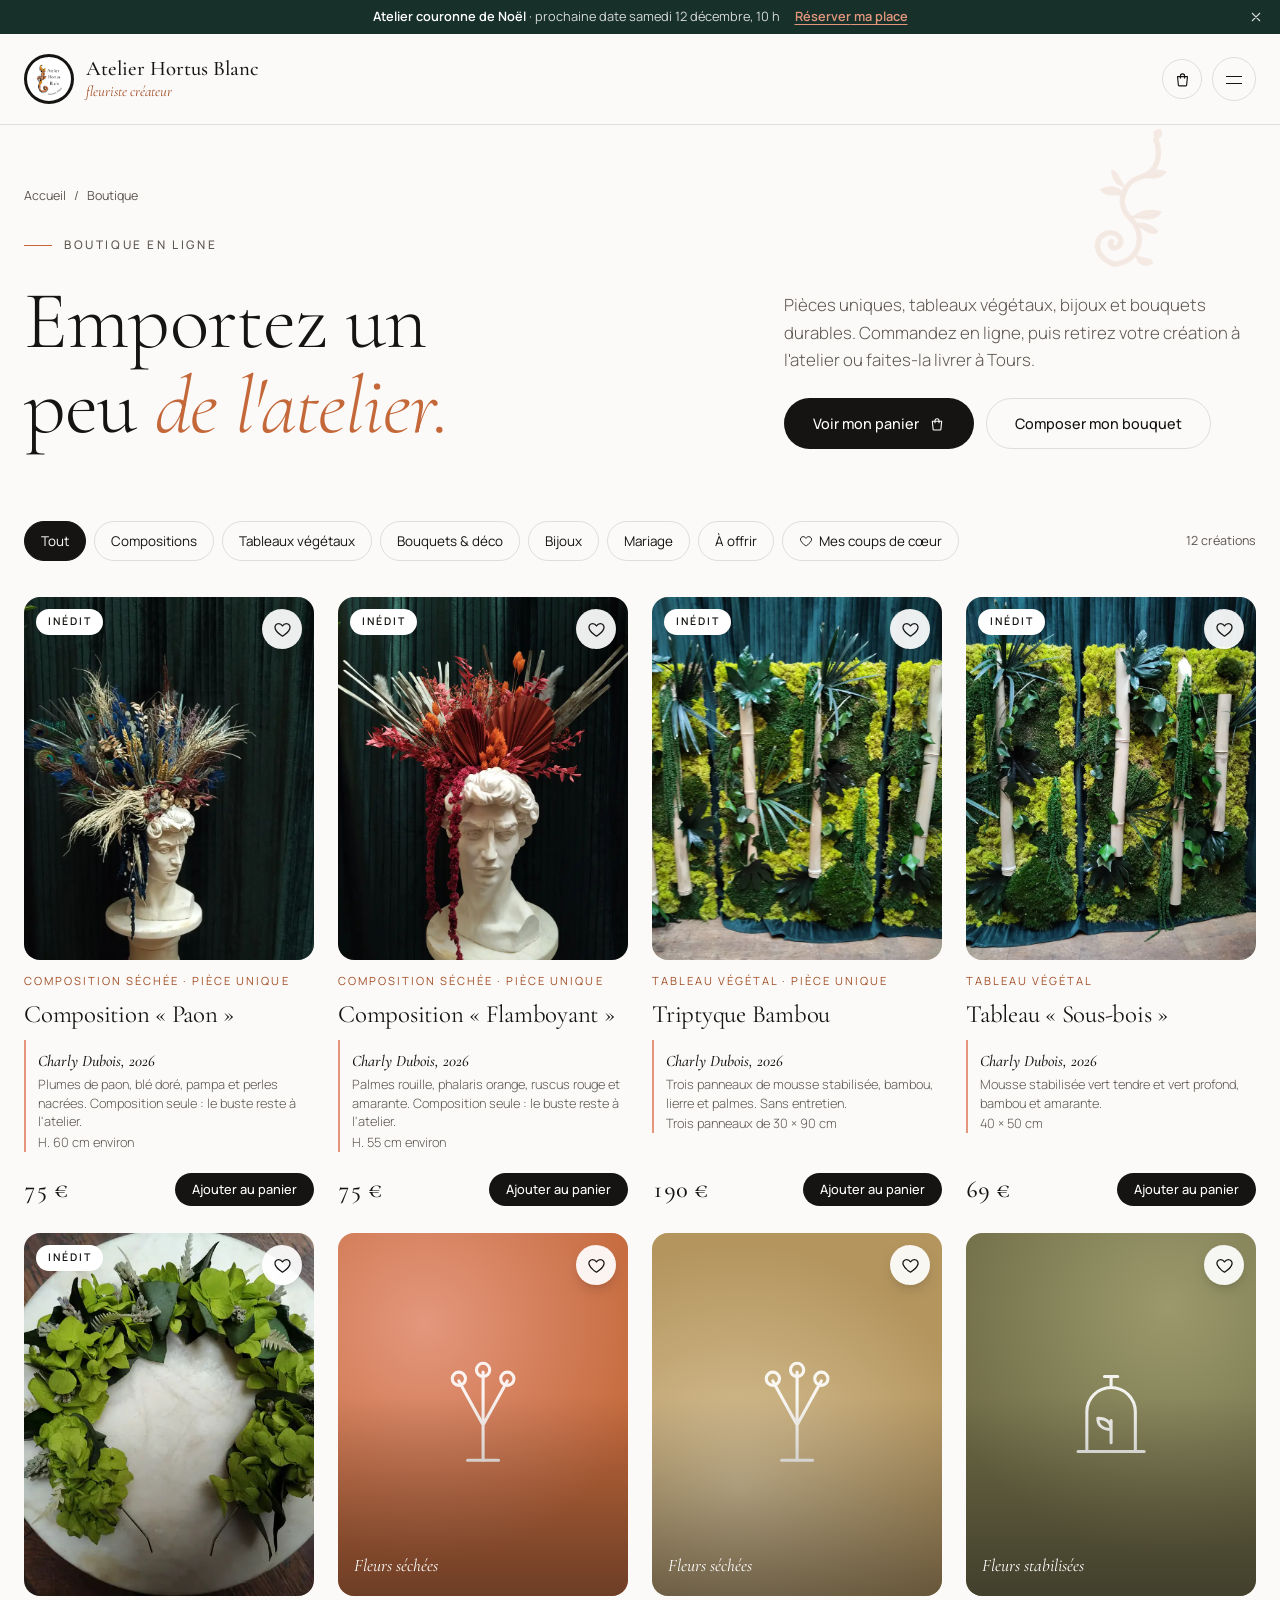
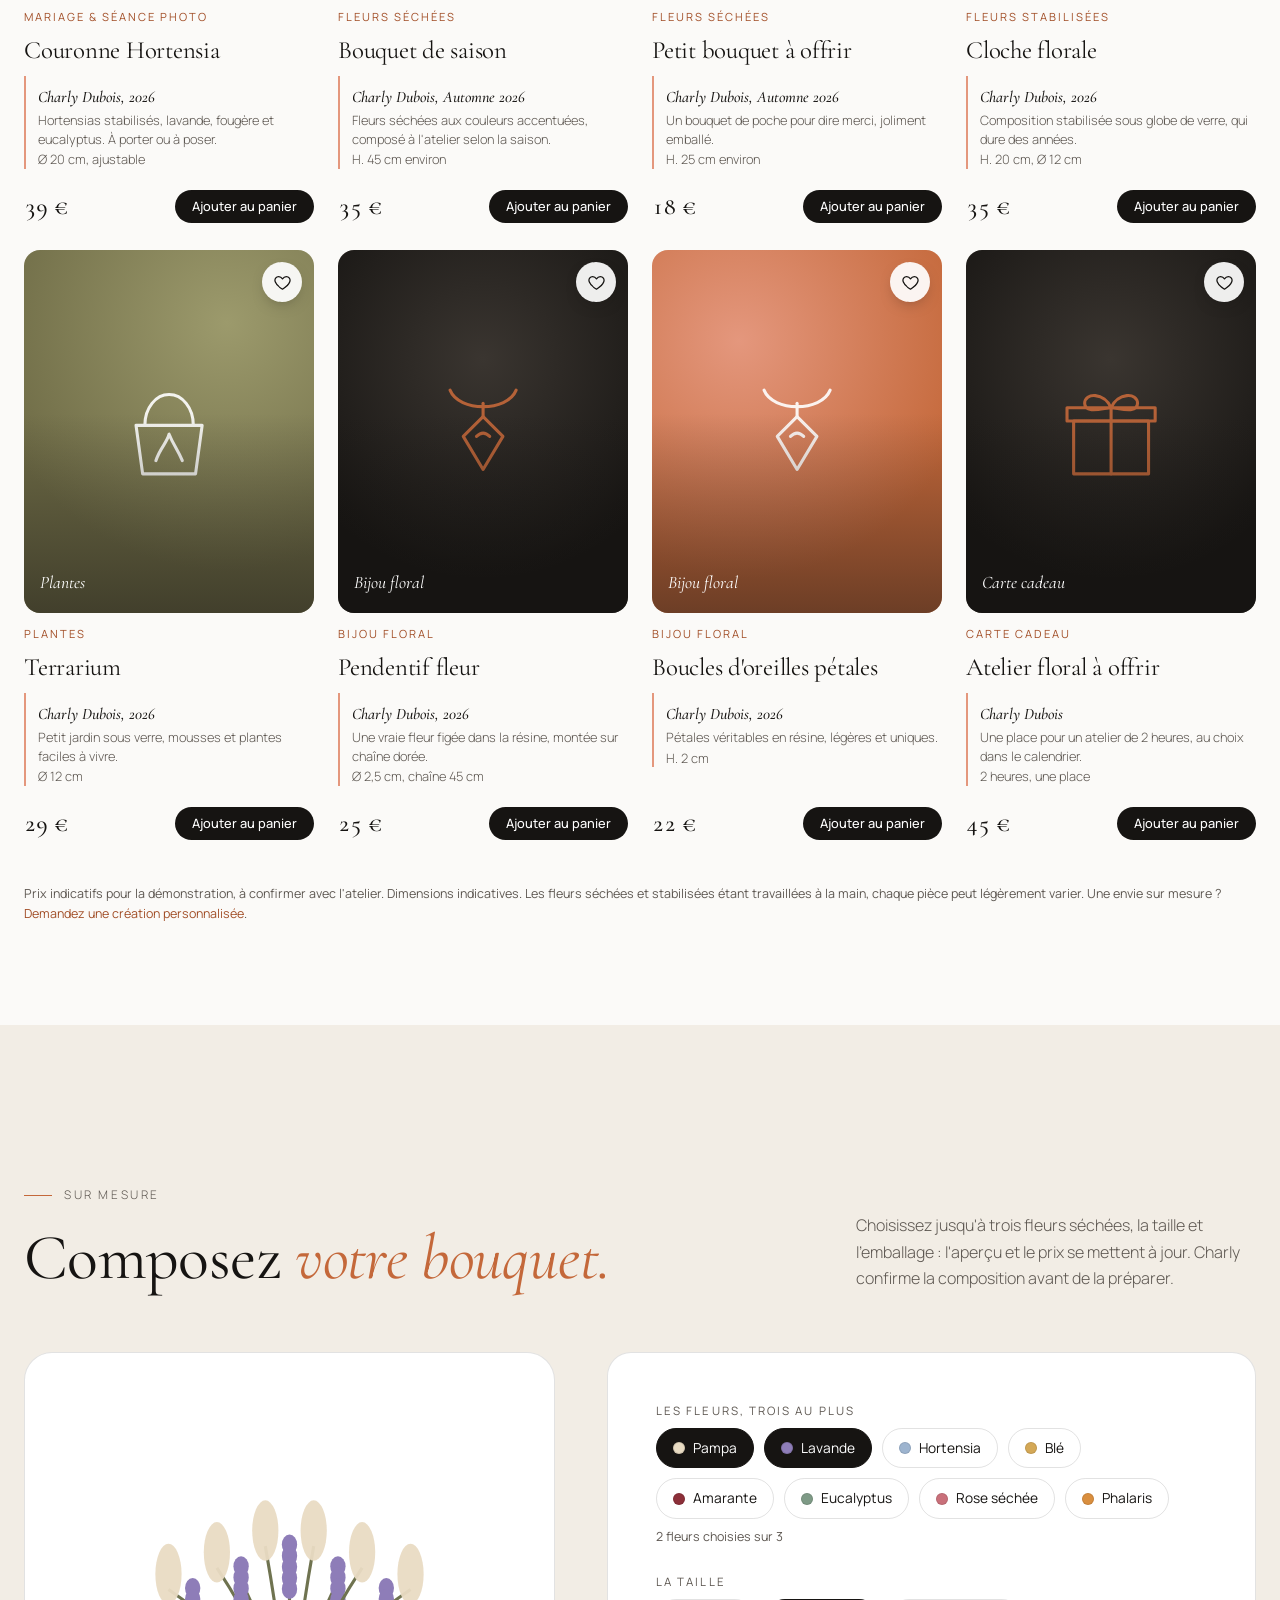
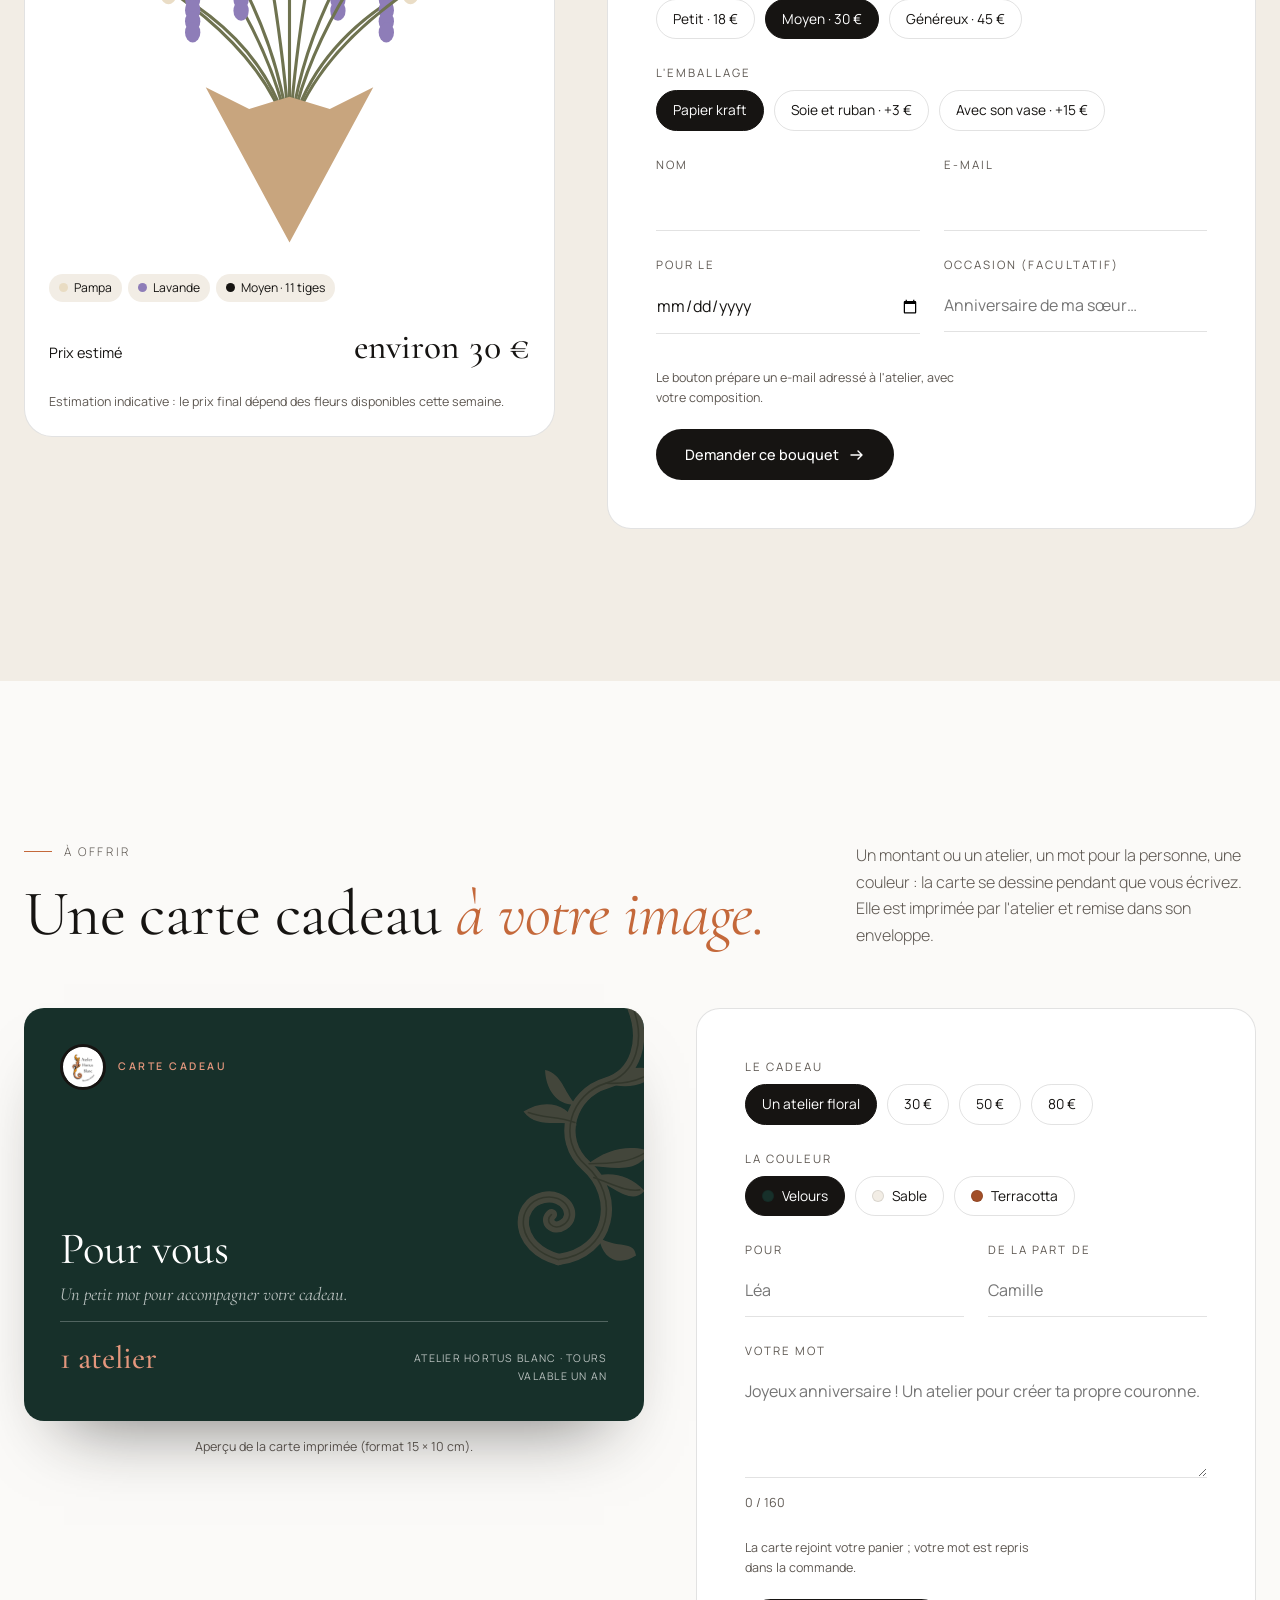
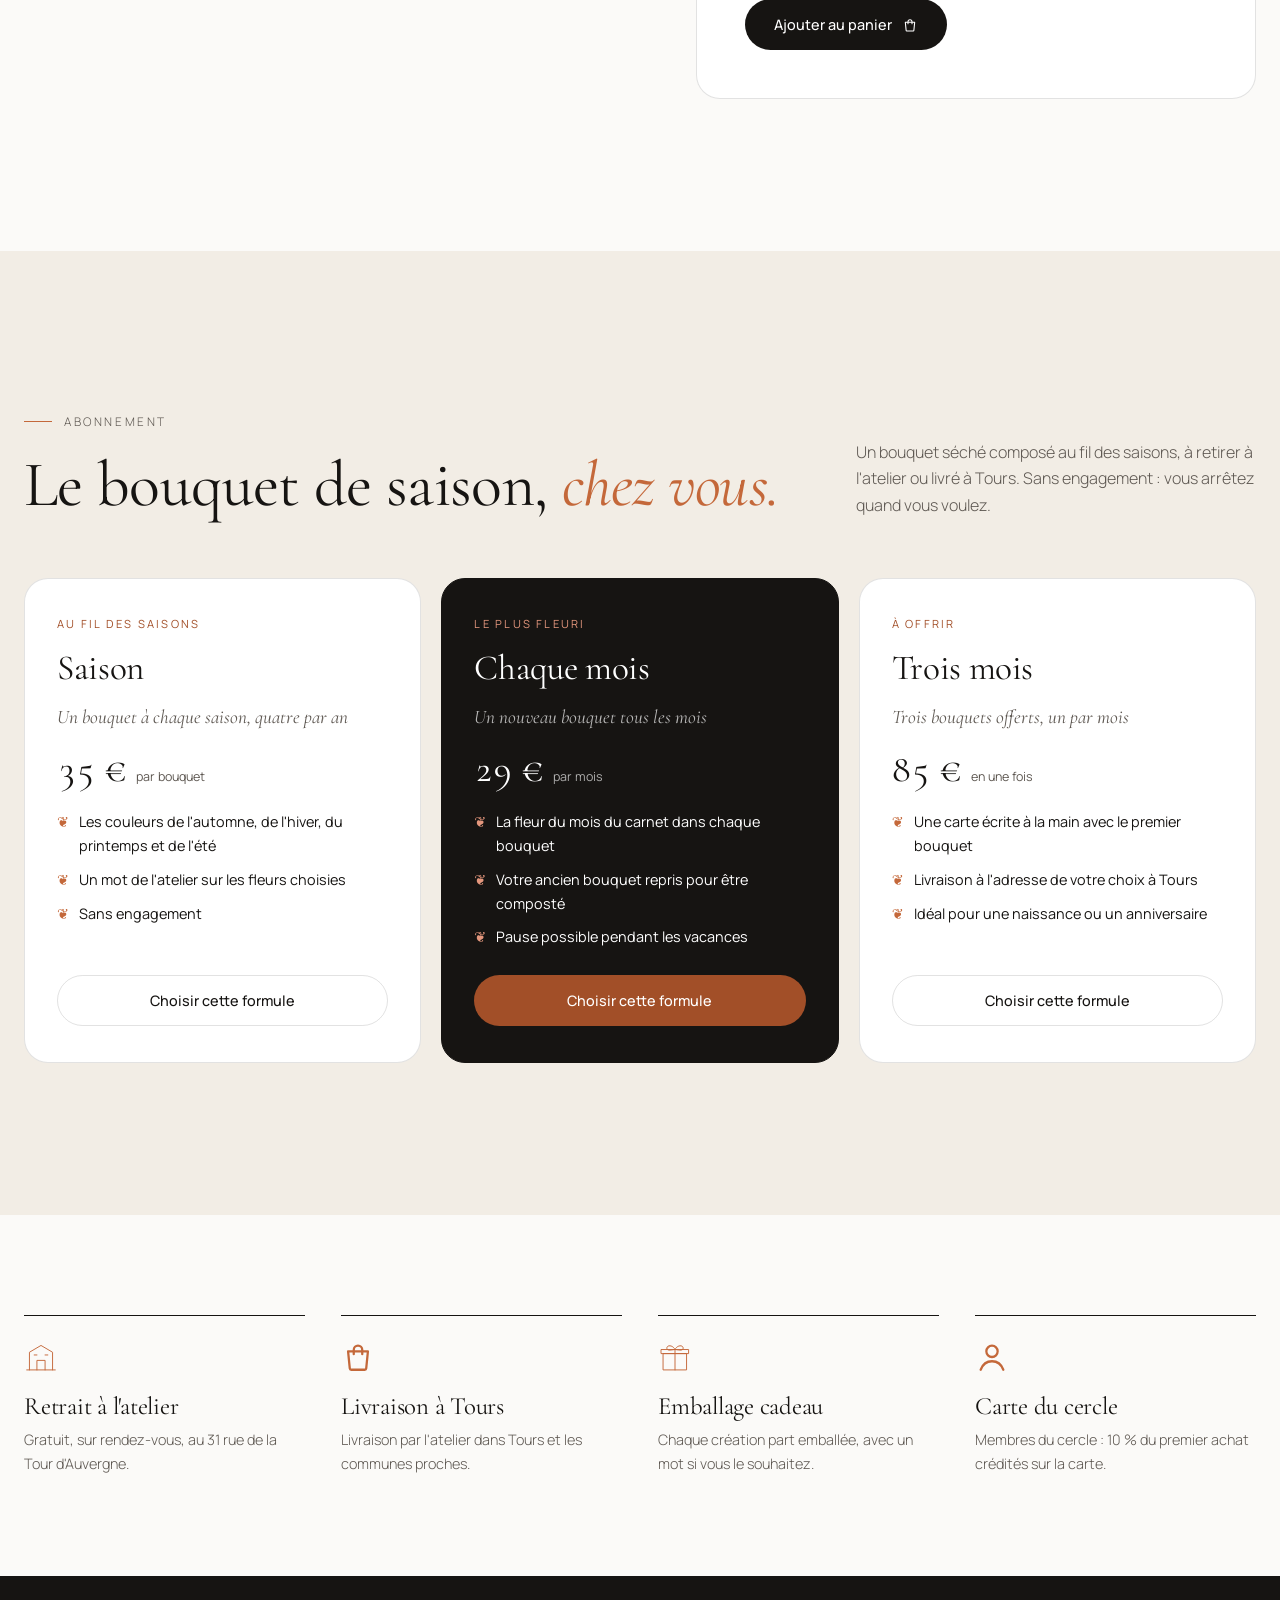
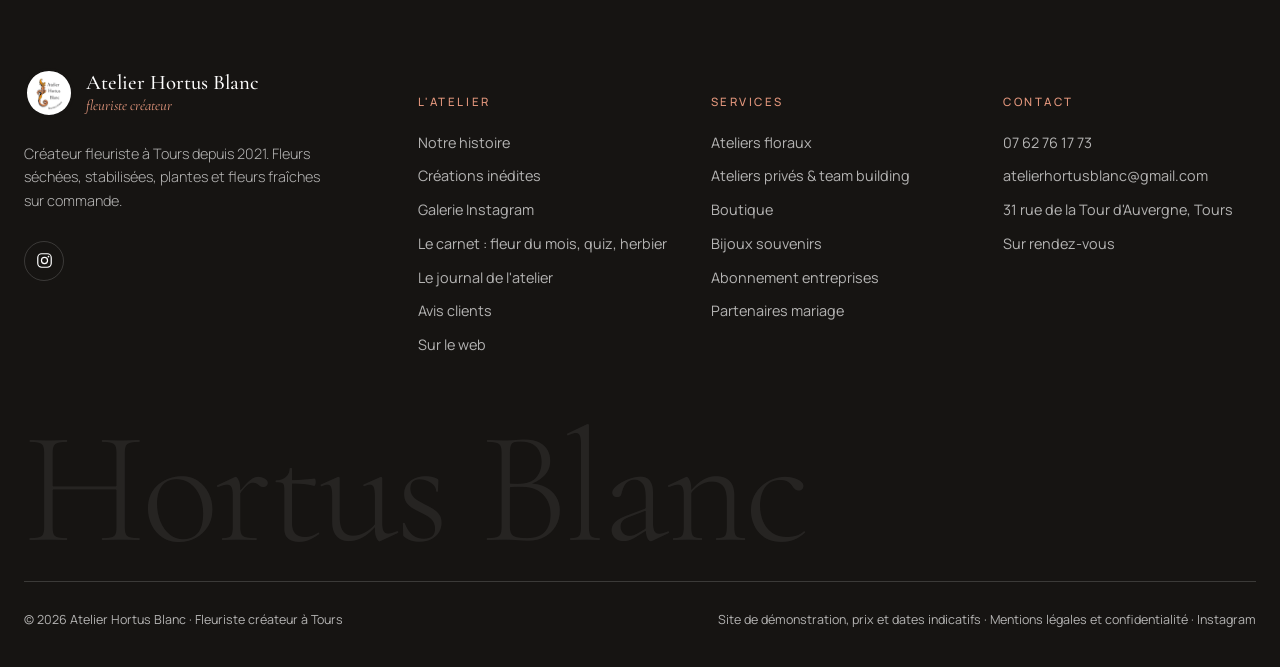
<file: boutique.html>
<!doctype html>
<html lang="fr">
<head>
<meta charset="utf-8">
<meta name="viewport" content="width=device-width, initial-scale=1, viewport-fit=cover">
<!-- Aperçu : la page ne doit pas apparaître dans Google. Retirer cette ligne au lancement officiel. -->
<meta name="robots" content="noindex">
<title>Boutique · Atelier Hortus Blanc</title>
<meta name="description" content="Pièces uniques, tableaux végétaux, bijoux floraux et bouquets séchés de l'Atelier Hortus Blanc, à retirer à Tours ou livrés.">
<link rel="preload" href="assets/fonts/cormorant-garamond.woff2" as="font" type="font/woff2" crossorigin>
<link rel="preload" href="assets/fonts/cormorant-garamond-italique.woff2" as="font" type="font/woff2" crossorigin>
<link rel="preload" href="assets/fonts/manrope.woff2" as="font" type="font/woff2" crossorigin>
<link rel="icon" href="favicon.ico" sizes="any">
<link rel="icon" href="images/favicon-64.png" type="image/png">
<link rel="apple-touch-icon" href="images/apple-touch-icon.png">
<link rel="manifest" href="site.webmanifest">
<meta name="theme-color" content="#17302A">
<meta property="og:type" content="website">
<meta property="og:locale" content="fr_FR">
<meta property="og:site_name" content="Atelier Hortus Blanc">
<meta property="og:title" content="Boutique · Atelier Hortus Blanc">
<meta property="og:description" content="Pièces uniques, tableaux végétaux, bijoux floraux et bouquets séchés de l&#x27;Atelier Hortus Blanc, à retirer à Tours ou livrés.">
<!-- Aperçu de partage : remplacer par l'adresse complète une fois le site en ligne (ex. https://.../images/partage.jpg) -->
<meta property="og:image" content="https://dumber37.github.io/atelier-hortus-blanc/images/partage.jpg">
<meta property="og:image:width" content="1200">
<meta property="og:image:height" content="630">
<meta name="twitter:card" content="summary_large_image">
<link rel="stylesheet" href="assets/style.css">
<link rel="preload" href="assets/donnees.js" as="script">
<link rel="preload" href="assets/app.js" as="script">
</head>
<body data-page="boutique">

<main>
  <section class="page-hero">
    <svg class="acanthe-bg" aria-hidden="true"><use href="#acanthe"/></svg>
    <div class="wrap">
      <div>
        <p class="crumbs"><a href="index.html">Accueil</a><span>/</span><span>Boutique</span></p>
        <p class="eyebrow">Boutique en ligne</p>
        <h1>Emportez un peu <em>de l'atelier.</em></h1>
      </div>
      <div>
        <p class="lead">Pièces uniques, tableaux végétaux, bijoux et bouquets durables. Commandez en ligne, puis retirez votre création à l'atelier ou faites-la livrer à Tours.</p>
        <div class="actions">
          <button class="btn btn-primary" data-cart-open>Voir mon panier <svg><use href="#bag"/></svg></button>
          <a class="btn btn-ghost" href="#sur-mesure">Composer mon bouquet</a>
        </div>
      </div>
    </div>
  </section>

  <section class="section tight" style="padding-top:0">
    <div class="wrap">
      <h2 class="sr-only">Les créations</h2>
      <div class="shop-bar">
        <div class="filters" id="filters" role="group" aria-label="Filtrer les créations"></div>
        <p class="note" id="shop-count"></p>
      </div>
      <div class="product-grid" id="products"></div>
      <p class="note" style="margin-top:40px">Prix indicatifs pour la démonstration, à confirmer avec l'atelier. Dimensions indicatives. Les fleurs séchées et stabilisées étant travaillées à la main, chaque pièce peut légèrement varier. Une envie sur mesure ? <a href="index.html#contact" style="color:var(--terra-ink)">Demandez une création personnalisée</a>.</p>
    </div>
  </section>

  <!-- Bouquet sur mesure -->
  <section class="section bg-sand" id="sur-mesure">
    <div class="wrap">
      <div class="section-head">
        <div>
          <p class="eyebrow reveal">Sur mesure</p>
          <h2 class="reveal d1">Composez <em>votre bouquet.</em></h2>
        </div>
        <p class="reveal d2">Choisissez jusqu'à trois fleurs séchées, la taille et l'emballage : l'aperçu et le prix se mettent à jour. Charly confirme la composition avant de la préparer.</p>
      </div>
      <div class="builder">
        <div class="builder-preview reveal" aria-live="polite">
          <div id="bq-art"></div>
          <div class="picked" id="bq-picked"></div>
          <div class="total-row"><span>Prix estimé</span><b id="bq-price"></b></div>
          <p class="note" style="margin:0">Estimation indicative : le prix final dépend des fleurs disponibles cette semaine.</p>
        </div>
        <form class="form-card reveal d1" id="bq-form" novalidate>
          <div id="bq-body">
            <div class="field">
              <span class="label">Les fleurs, trois au plus</span>
              <div class="chips swatch-chips" id="bq-flowers"></div>
              <small class="stem-count" id="bq-hint"></small>
            </div>
            <div class="field">
              <span class="label">La taille</span>
              <div class="chips" id="bq-size"></div>
            </div>
            <div class="field">
              <span class="label">L'emballage</span>
              <div class="chips" id="bq-wrap"></div>
            </div>
            <div class="field-row">
              <div class="field"><label for="bq-name">Nom</label><input id="bq-name" autocomplete="name"></div>
              <div class="field"><label for="bq-email">E-mail</label><input id="bq-email" type="email" autocomplete="email"></div>
            </div>
            <div class="field-row">
              <div class="field"><label for="bq-date">Pour le</label><input id="bq-date" type="date"></div>
              <div class="field"><label for="bq-for">Occasion (facultatif)</label><input id="bq-for" placeholder="Anniversaire de ma sœur…"></div>
            </div>
            <div class="form-foot">
              <small data-direct="Le bouton envoie votre composition directement à l'atelier.">Le bouton prépare un e-mail adressé à l'atelier, avec votre composition.</small>
              <button type="submit" class="btn btn-primary">Demander ce bouquet <svg class="go"><use href="#arrow"/></svg></button>
            </div>
          </div>
          <div class="thanks" id="bq-thanks" hidden>
            <span data-logo data-alt=""></span>
            <h3>Joli <em>choix.</em></h3>
            <p data-direct="Votre composition est bien envoyée à l'atelier. Charly vous répond pour confirmer les fleurs et le prix.">Votre messagerie s'ouvre avec la composition pré-remplie. Charly vous répond pour confirmer les fleurs et le prix.</p>
            <button type="button" class="btn btn-ghost btn-small" id="bq-again" style="margin-top:18px">Composer un autre bouquet</button>
          </div>
        </form>
      </div>
    </div>
  </section>

  <!-- Carte cadeau personnalisée -->
  <section class="section" id="offrir">
    <div class="wrap">
      <div class="section-head">
        <div>
          <p class="eyebrow reveal">À offrir</p>
          <h2 class="reveal d1">Une carte cadeau <em>à votre image.</em></h2>
        </div>
        <p class="reveal d2">Un montant ou un atelier, un mot pour la personne, une couleur : la carte se dessine pendant que vous écrivez. Elle est imprimée par l'atelier et remise dans son enveloppe.</p>
      </div>
      <div class="gift">
        <div class="gift-preview reveal">
          <div class="gift-card" id="gc-card" data-style="velours" aria-live="polite">
            <svg class="gc-acanthe" aria-hidden="true"><use href="#acanthe"/></svg>
            <div class="gc-top"><span data-logo data-alt=""></span><span class="gc-kicker">Carte cadeau</span></div>
            <p class="gc-for" id="gc-for-out">Pour vous</p>
            <p class="gc-msg" id="gc-msg-out">Un petit mot pour accompagner votre cadeau.</p>
            <div class="gc-bottom"><b id="gc-value-out"></b><span>Atelier Hortus Blanc · Tours<br>Valable un an</span></div>
          </div>
          <p class="note" style="text-align:center">Aperçu de la carte imprimée (format 15 × 10 cm).</p>
        </div>
        <form class="form-card reveal d1" id="gc-form" novalidate>
          <div class="field">
            <span class="label">Le cadeau</span>
            <div class="chips" id="gc-value"></div>
          </div>
          <div class="field">
            <span class="label">La couleur</span>
            <div class="chips swatch-chips" id="gc-style"></div>
          </div>
          <div class="field-row">
            <div class="field"><label for="gc-for">Pour</label><input id="gc-for" maxlength="30" placeholder="Léa"></div>
            <div class="field"><label for="gc-from">De la part de</label><input id="gc-from" maxlength="30" placeholder="Camille"></div>
          </div>
          <div class="field"><label for="gc-msg">Votre mot</label><textarea id="gc-msg" maxlength="160" rows="3" placeholder="Joyeux anniversaire ! Un atelier pour créer ta propre couronne."></textarea><small class="stem-count" id="gc-count">0 / 160</small></div>
          <div class="form-foot">
            <small>La carte rejoint votre panier ; votre mot est repris dans la commande.</small>
            <button type="submit" class="btn btn-primary">Ajouter au panier <svg><use href="#bag"/></svg></button>
          </div>
        </form>
      </div>
    </div>
  </section>

  <!-- Abonnement particuliers -->
  <section class="section bg-sand" id="abonnement">
    <div class="wrap">
      <div class="section-head">
        <div>
          <p class="eyebrow reveal">Abonnement</p>
          <h2 class="reveal d1">Le bouquet de saison, <em>chez vous.</em></h2>
        </div>
        <p class="reveal d2">Un bouquet séché composé au fil des saisons, à retirer à l'atelier ou livré à Tours. Sans engagement : vous arrêtez quand vous voulez.</p>
      </div>
      <div class="plans">
        <article class="plan reveal">
          <span class="kind">Au fil des saisons</span>
          <h3>Saison</h3>
          <p class="freq">Un bouquet à chaque saison, quatre par an</p>
          <p class="plan-price">35 € <small>par bouquet</small></p>
          <ul><li>Les couleurs de l'automne, de l'hiver, du printemps et de l'été</li><li>Un mot de l'atelier sur les fleurs choisies</li><li>Sans engagement</li></ul>
          <button type="button" class="btn btn-ghost" data-abo="saison">Choisir cette formule</button>
        </article>
        <article class="plan featured reveal d1">
          <span class="kind">Le plus fleuri</span>
          <h3>Chaque mois</h3>
          <p class="freq">Un nouveau bouquet tous les mois</p>
          <p class="plan-price">29 € <small>par mois</small></p>
          <ul><li>La fleur du mois du carnet dans chaque bouquet</li><li>Votre ancien bouquet repris pour être composté</li><li>Pause possible pendant les vacances</li></ul>
          <button type="button" class="btn btn-primary" data-abo="mois" style="background:var(--terra-ink)">Choisir cette formule</button>
        </article>
        <article class="plan reveal d2">
          <span class="kind">À offrir</span>
          <h3>Trois mois</h3>
          <p class="freq">Trois bouquets offerts, un par mois</p>
          <p class="plan-price">85 € <small>en une fois</small></p>
          <ul><li>Une carte écrite à la main avec le premier bouquet</li><li>Livraison à l'adresse de votre choix à Tours</li><li>Idéal pour une naissance ou un anniversaire</li></ul>
          <button type="button" class="btn btn-ghost" data-abo="offrir">Choisir cette formule</button>
        </article>
      </div>
      <form class="form-card abo-form reveal" id="abo-form" novalidate hidden>
        <div id="abo-body">
          <p class="kicker-line">Formule choisie : <b id="abo-chosen"></b></p>
          <div class="field-row">
            <div class="field"><label for="abo-start">Premier bouquet</label><select id="abo-start"></select></div>
            <div class="field"><span class="label">Réception</span>
              <div class="chips"><label><input type="radio" name="abo-mode" value="Retrait à l'atelier" checked><span>Retrait à l'atelier</span></label><label><input type="radio" name="abo-mode" value="Livraison à Tours (+5 €)"><span>Livraison +5 €</span></label></div>
            </div>
          </div>
          <div class="field-row">
            <div class="field"><label for="abo-name">Nom</label><input id="abo-name" autocomplete="name"></div>
            <div class="field"><label for="abo-email">E-mail</label><input id="abo-email" type="email" autocomplete="email"></div>
          </div>
          <div class="field"><label for="abo-note">Couleurs aimées, allergies, pour qui… (facultatif)</label><input id="abo-note"></div>
          <div class="form-foot">
            <small>Aucun paiement en ligne : l'atelier vous recontacte pour confirmer.</small>
            <button type="submit" class="btn btn-primary">Demander mon abonnement <svg class="go"><use href="#arrow"/></svg></button>
          </div>
        </div>
        <div class="thanks" id="abo-thanks" hidden>
          <span data-logo data-alt=""></span>
          <h3>Premier bouquet <em>en préparation.</em></h3>
          <p data-direct="Votre demande est bien envoyée à l'atelier. Charly vous confirme la date du premier bouquet.">Votre messagerie s'ouvre avec la demande pré-remplie. Charly vous confirme la date du premier bouquet.</p>
        </div>
      </form>
    </div>
  </section>

  <section class="section tight">
    <div class="wrap values-grid">
      <div class="value reveal">
        <svg><use href="#i-building"/></svg>
        <h3>Retrait à l'atelier</h3>
        <p>Gratuit, sur rendez-vous, au 31 rue de la Tour d'Auvergne.</p>
      </div>
      <div class="value reveal d1">
        <svg><use href="#bag"/></svg>
        <h3>Livraison à Tours</h3>
        <p>Livraison par l'atelier dans Tours et les communes proches.</p>
      </div>
      <div class="value reveal d2">
        <svg><use href="#i-gift"/></svg>
        <h3>Emballage cadeau</h3>
        <p>Chaque création part emballée, avec un mot si vous le souhaitez.</p>
      </div>
      <div class="value reveal d3">
        <svg><use href="#user"/></svg>
        <h3>Carte du cercle</h3>
        <p>Membres du cercle : 10 % du premier achat crédités sur la carte.</p>
      </div>
    </div>
  </section>
</main>

<script src="assets/donnees.js"></script>
<script src="assets/app.js"></script>
<script>
  const { $, esc, euro, media, PRODUCTS, observe, favBtn, favorites, syncFavButtons, setErr, validEmail, mailto, envoyer, prefill, saveRequest, toast, cart, db, fillLogos } = HB;

  // Cartels : comme au musée, l'artiste, l'année, la matière et les dimensions
  const CARTELS = {
    'buste-paon': ['2026', 'H. 60 cm environ'],
    'buste-flamboyant': ['2026', 'H. 55 cm environ'],
    'triptyque': ['2026', 'Trois panneaux de 30 × 90 cm'],
    'tableau-mousse': ['2026', '40 × 50 cm'],
    'couronne-tete': ['2026', 'Ø 20 cm, ajustable'],
    'bouquet-saison': ['Automne 2026', 'H. 45 cm environ'],
    'petit-bouquet': ['Automne 2026', 'H. 25 cm environ'],
    'cloche': ['2026', 'H. 20 cm, Ø 12 cm'],
    'terrarium': ['2026', 'Ø 12 cm'],
    'pendentif': ['2026', 'Ø 2,5 cm, chaîne 45 cm'],
    'boucles': ['2026', 'H. 2 cm'],
    'carte-cadeau': ['', '2 heures, une place']
  };
  const cartel = p => { const [y, d] = CARTELS[p.id] || ['', '']; return { line: `Charly Dubois${y ? `, ${y}` : ''}`, dims: d }; };
  const CATS = [
    ['all', 'Tout'], ['uniques', 'Compositions'], ['tableaux', 'Tableaux végétaux'],
    ['bouquets', 'Bouquets & déco'], ['bijoux', 'Bijoux'], ['mariage', 'Mariage'], ['cadeaux', 'À offrir'], ['favs', '<svg class="chip-ico" aria-hidden="true"><use href="#heart"/></svg>Mes coups de cœur']
  ];
  let cat = 'all';
  $('filters').innerHTML = CATS.map(([k, label]) => `<button type="button" data-cat="${k}" aria-pressed="${k === cat}">${label}</button>`).join('');
  $('filters').addEventListener('click', e => {
    const b = e.target.closest('[data-cat]');
    if (!b) return;
    cat = b.dataset.cat;
    $('filters').querySelectorAll('button').forEach(x => x.setAttribute('aria-pressed', x === b));
    render();
  });

  function render() {
    const favs = favorites();
    const list = PRODUCTS.filter(p => !p.hidden && (cat === 'all' || p.cat === cat || (cat === 'favs' && favs.includes(p.id))));
    $('shop-count').textContent = `${list.length} création${list.length > 1 ? 's' : ''}`;
    if (!list.length && cat === 'favs') {
      $('products').innerHTML = `<p class="note" style="grid-column:1/-1;padding:30px 0">Aucun coup de cœur pour l'instant. Touchez le cœur sur une création pour la retrouver ici, même lors de votre prochaine visite.</p>`;
      return;
    }
    $('products').innerHTML = list.map(p => { const c = cartel(p); return `
      <article class="product reveal">
        <div class="media">${p.img
          ? `<button class="photo" style="width:100%;height:100%;border-radius:0" data-lightbox="images/${p.img}-large.webp" data-product="${p.id}" data-title="${esc(p.name)}" data-sub="${esc(`${c.line} · ${p.desc} ${c.dims}`)}" data-alt="${esc(p.alt)}" aria-label="Agrandir la photo : ${esc(p.name)}">${media(p)}</button><span class="badge-inedit">Inédit</span>`
          : `${media(p)}<span class="tile-label" aria-hidden="true">${esc(p.kind)}</span>`}${favBtn(p.id)}</div>
        <span class="kind">${esc(p.kind)}${p.unique && p.kind !== 'Pièce unique' ? ' · pièce unique' : ''}</span>
        <h3>${esc(p.name)}</h3>
        <div class="product-cartel"><b>${esc(c.line)}</b><span>${esc(p.desc)}</span>${c.dims ? `<span>${esc(c.dims)}</span>` : ''}</div>
        <div class="buy">
          <span class="price">${euro(p.price)}</span>
          <button type="button" class="btn btn-primary btn-small" data-add="${p.id}">Ajouter au panier</button>
        </div>
      </article>`; }).join('');
    observe($('products'));
    syncFavButtons();
  }
  render();
  // Retirer un coup de cœur depuis le filtre « Mes coups de cœur » met la liste à jour
  document.addEventListener('hb:data', () => { if (cat === 'favs') render(); });

  // ---------- Bouquet sur mesure ----------
  const FLOWERS = [
    ['Pampa', '#E9DCC3', 'plume'], ['Lavande', '#8E7DB8', 'spike'], ['Hortensia', '#9DB4CF', 'ball'], ['Blé', '#D4A856', 'spike'],
    ['Amarante', '#8C2F39', 'plume'], ['Eucalyptus', '#7E9A86', 'leaf'], ['Rose séchée', '#C9707A', 'ball'], ['Phalaris', '#D98E3E', 'spike']
  ];
  const SIZES = [['Petit', 18, 7], ['Moyen', 30, 11], ['Généreux', 45, 15]];
  const WRAPS = [['Papier kraft', 0], ['Soie et ruban', 3], ['Avec son vase', 15]];
  const chip = (name, value, label, type, checked, extra = '') =>
    `<label><input type="${type}" name="${name}" value="${value}"${checked ? ' checked' : ''}><span${extra}>${label}</span></label>`;
  $('bq-flowers').innerHTML = FLOWERS.map(([n, c], i) => chip('bq-f', i, n, 'checkbox', i === 0 || i === 1, ` style="--c:${c}"`)).join('');
  $('bq-size').innerHTML = SIZES.map(([n, p], i) => chip('bq-s', i, `${n} · ${p} €`, 'radio', i === 1)).join('');
  $('bq-wrap').innerHTML = WRAPS.map(([n, p], i) => chip('bq-w', i, p ? `${n} · +${p} €` : n, 'radio', i === 0)).join('');
  $('bq-date').min = new Date(Date.now() + 2 * 864e5).toISOString().slice(0, 10);

  const state = () => ({
    flowers: [...document.querySelectorAll('input[name="bq-f"]:checked')].map(i => FLOWERS[i.value]),
    size: SIZES[document.querySelector('input[name="bq-s"]:checked').value],
    wrap: WRAPS[document.querySelector('input[name="bq-w"]:checked').value]
  });

  // Dessin du bouquet : une tige par fleur, en alternant les fleurs choisies
  function head(kind, c, x, y, r) {
    if (kind === 'ball') return `<circle cx="${x}" cy="${y}" r="${r * 1.15}" fill="${c}"/><circle cx="${x - r * .35}" cy="${y - r * .3}" r="${r * .45}" fill="#fff" opacity=".18"/>`;
    if (kind === 'spike') return Array.from({ length: 5 }, (_, k) => `<ellipse cx="${x}" cy="${y + k * r * .55}" rx="${r * .38}" ry="${r * .5}" fill="${c}"/>`).join('');
    if (kind === 'leaf') return `<ellipse cx="${x - r * .5}" cy="${y}" rx="${r * .45}" ry="${r * .7}" fill="${c}" transform="rotate(-25 ${x} ${y})"/><ellipse cx="${x + r * .5}" cy="${y + r * .8}" rx="${r * .45}" ry="${r * .7}" fill="${c}" transform="rotate(25 ${x} ${y})"/>`;
    return `<ellipse cx="${x}" cy="${y}" rx="${r * .65}" ry="${r * 1.5}" fill="${c}" opacity=".95"/>`;
  }
  function draw({ flowers, size, wrap }) {
    const n = size[2], list = flowers.length ? flowers : [['', '#CFC6B8', 'ball']];
    const stems = [];
    for (let i = 0; i < n; i++) {
      const t = i / (n - 1) - .5;
      const x = 150 + t * (90 + n * 6), y = 92 + Math.abs(t) * 70 + (i % 2) * 16;
      const [, c, kind] = list[i % list.length];
      stems.push(`<path d="M150 232 Q ${150 + t * 30} 180 ${x} ${y + 10}" stroke="#6F7350" stroke-width="2" fill="none"/>` + head(kind, c, x, y, 13));
    }
    const wrapShape = wrap[1] === 15
      ? `<path d="M112 222 h76 l-8 74 h-60z" fill="#DCE3DE" stroke="#A9B4AD" stroke-width="1.5"/><path d="M118 240 h64" stroke="#fff" stroke-width="3" opacity=".6"/>`
      : `<path d="M96 200 L150 300 L204 200 L176 214 L150 206 L124 214Z" fill="${wrap[1] ? '#EBD2C4' : '#C8A57E'}"/>`
        + (wrap[1] ? `<path d="M130 246 q20 10 40 0" stroke="#C4683A" stroke-width="4" fill="none"/><path d="M150 248 l-14 22 M150 248 l14 22" stroke="#C4683A" stroke-width="3"/>` : '');
    return `<svg viewBox="0 0 300 310" role="img" aria-label="Aperçu du bouquet">${stems.join('')}${wrapShape}</svg>`;
  }
  function update() {
    const s = state();
    document.querySelectorAll('input[name="bq-f"]').forEach(b => b.disabled = !b.checked && s.flowers.length >= 3);
    const k = s.flowers.length;
    $('bq-hint').textContent = k >= 3 ? 'Trois fleurs choisies : décochez-en une pour changer.' : `${k} fleur${k > 1 ? 's' : ''} choisie${k > 1 ? 's' : ''} sur 3`;
    $('bq-art').innerHTML = draw(s);
    $('bq-picked').innerHTML = s.flowers.map(([n, c]) => `<span style="--c:${c}">${n}</span>`).join('') + `<span style="--c:var(--ink)">${s.size[0]} · ${s.size[2]} tiges</span>`;
    $('bq-price').textContent = `environ ${euro(s.size[1] + s.wrap[1])}`;
  }
  $('bq-form').addEventListener('change', update);
  update();
  prefill({ name: 'bq-name', email: 'bq-email' });

  $('bq-form').addEventListener('submit', e => {
    e.preventDefault();
    const s = state(), name = $('bq-name'), email = $('bq-email');
    const ok = [
      setErr(name, name.value.trim() ? '' : 'Indiquez votre nom.'),
      setErr(email, validEmail(email.value) ? '' : 'Saisissez une adresse e-mail valide.')
    ];
    if (!s.flowers.length) { toast('Choisissez au moins une fleur'); return; }
    if (ok.includes(false)) return;
    const price = s.size[1] + s.wrap[1], fl = s.flowers.map(f => f[0]).join(', ');
    const when = $('bq-date').value ? new Date($('bq-date').value + 'T12:00').toLocaleDateString('fr-FR', { day: 'numeric', month: 'long' }) : 'date à convenir';
    saveRequest('Bouquet sur mesure', `${fl} · ${s.size[0]} · ${s.wrap[0]} · environ ${euro(price)} · ${when}`, email.value);
    envoyer('Bouquet sur mesure', [
      'Bonjour,', '', 'Je souhaiterais ce bouquet composé sur le site :', '',
      `Fleurs : ${fl}`, `Taille : ${s.size[0]} (${s.size[2]} tiges)`, `Emballage : ${s.wrap[0]}`, `Prix estimé : environ ${euro(price)}`, `Pour le : ${when}`,
      $('bq-for').value.trim() ? `Occasion : ${$('bq-for').value.trim()}` : '', '',
      `${name.value.trim()} · ${email.value.trim()}`
    ]);
    $('bq-body').hidden = true; $('bq-thanks').hidden = false;
  });
  // ---------- Carte cadeau personnalisée ----------
  const VALUES = [['carte-cadeau', 'Un atelier floral', '1 atelier'], ['carte-30', '30 €', '30 €'], ['carte-50', '50 €', '50 €'], ['carte-80', '80 €', '80 €']];
  const STYLES = [['velours', 'Velours', '#17302A'], ['sable', 'Sable', '#F2EDE5'], ['terracotta', 'Terracotta', '#A24F28']];
  const radio = (name, value, label, checked, extra = '') => `<label><input type="radio" name="${name}" value="${value}"${checked ? ' checked' : ''}><span${extra}>${label}</span></label>`;
  $('gc-value').innerHTML = VALUES.map(([id, label], i) => radio('gc-v', id, label, i === 0)).join('');
  $('gc-style').innerHTML = STYLES.map(([k, label, c], i) => radio('gc-s', k, label, i === 0, ` style="--c:${c}"`)).join('');
  fillLogos($('gc-card'));
  const gift = () => {
    const v = VALUES.find(x => x[0] === document.querySelector('input[name="gc-v"]:checked').value);
    return { id: v[0], value: v[2], style: document.querySelector('input[name="gc-s"]:checked').value,
      to: $('gc-for').value.trim(), from: $('gc-from').value.trim(), msg: $('gc-msg').value.trim() };
  };
  function drawGift() {
    const g = gift();
    $('gc-card').dataset.style = g.style;
    $('gc-for-out').textContent = g.to ? `Pour ${g.to}` : 'Pour vous';
    $('gc-msg-out').textContent = (g.msg || 'Un petit mot pour accompagner votre cadeau.') + (g.from ? ` · ${g.from}` : '');
    $('gc-value-out').textContent = g.value;
    $('gc-count').textContent = `${$('gc-msg').value.length} / 160`;
  }
  $('gc-form').addEventListener('input', drawGift);
  $('gc-form').addEventListener('change', drawGift);
  drawGift();
  $('gc-form').addEventListener('submit', e => {
    e.preventDefault();
    const g = gift();
    const style = STYLES.find(s => s[0] === g.style)[1];
    db.set('hb_gift_note', `Carte cadeau (${g.value}, style ${style}) pour ${g.to || '…'} de la part de ${g.from || '…'} : « ${g.msg || 'sans message'} »`);
    cart.add(g.id);
  });

  // ---------- Abonnement particuliers ----------
  const ABOS = { saison: ['Saison', '35 € par bouquet, 4 par an'], mois: ['Chaque mois', '29 € par mois'], offrir: ['Trois mois à offrir', '85 € en une fois'] };
  let abo = null;
  const starts = Array.from({ length: 3 }, (_, i) => new Date(new Date().getFullYear(), new Date().getMonth() + i + 1, 1).toLocaleDateString('fr-FR', { month: 'long', year: 'numeric' }));
  $('abo-start').innerHTML = starts.map(m => `<option>Début ${m}</option>`).join('');
  prefill({ name: 'abo-name', email: 'abo-email' });
  document.addEventListener('click', e => {
    const b = e.target.closest('[data-abo]');
    if (!b) return;
    abo = b.dataset.abo;
    $('abo-chosen').textContent = `${ABOS[abo][0]} · ${ABOS[abo][1]}`;
    $('abo-form').hidden = false; $('abo-body').hidden = false; $('abo-thanks').hidden = true;
    $('abo-form').classList.add('in');
    $('abo-form').scrollIntoView({ behavior: 'smooth', block: 'center' });
    setTimeout(() => $('abo-start').focus({ preventScroll: true }), 500);
  });
  $('abo-form').addEventListener('submit', e => {
    e.preventDefault();
    const name = $('abo-name'), email = $('abo-email');
    const ok = [
      setErr(name, name.value.trim() ? '' : 'Indiquez votre nom.'),
      setErr(email, validEmail(email.value) ? '' : 'Saisissez une adresse e-mail valide.')
    ];
    if (ok.includes(false)) return;
    const mode = document.querySelector('input[name="abo-mode"]:checked').value, start = $('abo-start').value;
    saveRequest('Abonnement bouquet', `${ABOS[abo][0]} · ${start} · ${mode}`, email.value);
    envoyer(`Abonnement : ${ABOS[abo][0]}`, [
      'Bonjour,', '', `Je souhaite m'abonner au bouquet de saison, formule « ${ABOS[abo][0]} » (${ABOS[abo][1]}).`,
      `${start} · ${mode}`, $('abo-note').value.trim() ? `Précisions : ${$('abo-note').value.trim()}` : '', '',
      `${name.value.trim()} · ${email.value.trim()}`
    ]);
    $('abo-body').hidden = true; $('abo-thanks').hidden = false;
  });

  $('bq-again').addEventListener('click', () => { $('bq-body').hidden = false; $('bq-thanks').hidden = true; });
</script>
</body>
</html>
</file>
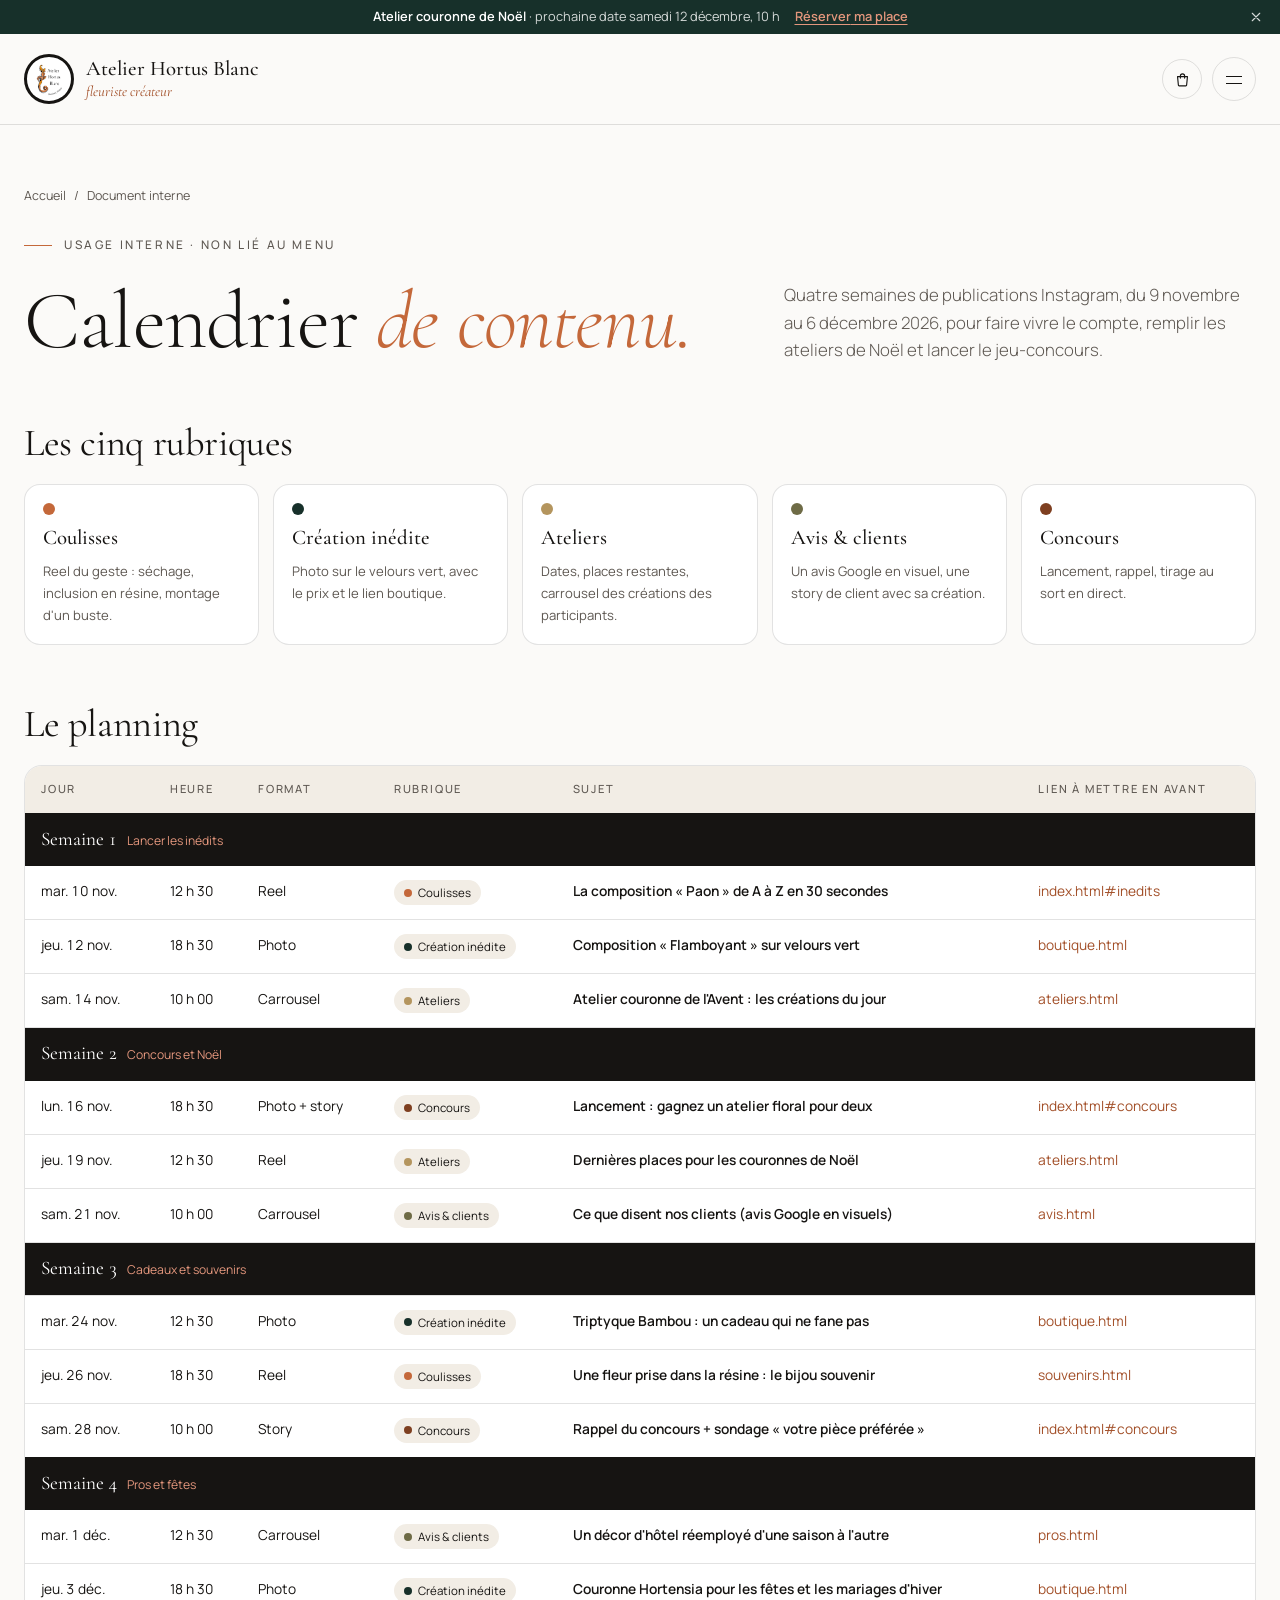
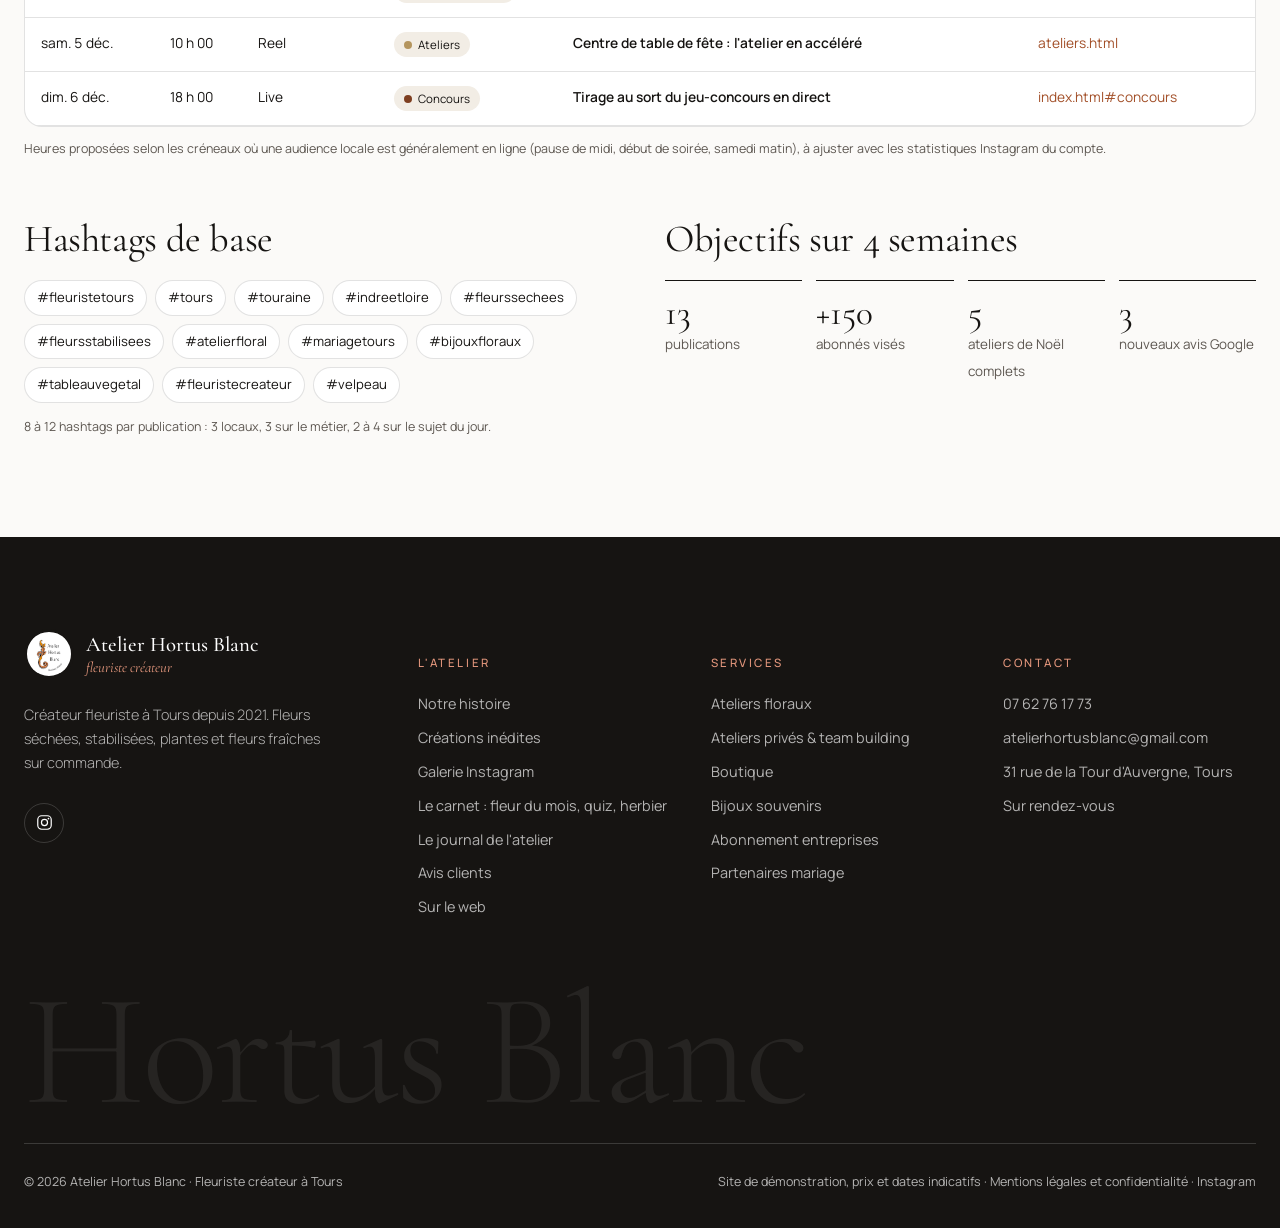
<file: calendrier-contenu.html>
<!doctype html>
<html lang="fr">
<head>
<meta charset="utf-8">
<meta name="viewport" content="width=device-width, initial-scale=1, viewport-fit=cover">
<meta name="robots" content="noindex, nofollow">
<meta name="description" content="Document interne : planning Instagram de l'Atelier Hortus Blanc du 9 novembre au 6 décembre 2026.">
<title>Calendrier de contenu · Atelier Hortus Blanc</title>
<link rel="preload" href="assets/fonts/cormorant-garamond.woff2" as="font" type="font/woff2" crossorigin>
<link rel="preload" href="assets/fonts/cormorant-garamond-italique.woff2" as="font" type="font/woff2" crossorigin>
<link rel="preload" href="assets/fonts/manrope.woff2" as="font" type="font/woff2" crossorigin>
<link rel="icon" href="favicon.ico" sizes="any">
<link rel="icon" href="images/favicon-64.png" type="image/png">
<link rel="apple-touch-icon" href="images/apple-touch-icon.png">
<link rel="manifest" href="site.webmanifest">
<meta name="theme-color" content="#17302A">
<meta property="og:type" content="website">
<meta property="og:locale" content="fr_FR">
<meta property="og:site_name" content="Atelier Hortus Blanc">
<meta property="og:title" content="Calendrier de contenu · Atelier Hortus Blanc">
<meta property="og:description" content="Document interne : planning Instagram de l&#x27;Atelier Hortus Blanc du 9 novembre au 6 décembre 2026.">
<!-- Aperçu de partage : remplacer par l'adresse complète une fois le site en ligne (ex. https://.../images/partage.jpg) -->
<meta property="og:image" content="https://dumber37.github.io/atelier-hortus-blanc/images/partage.jpg">
<meta property="og:image:width" content="1200">
<meta property="og:image:height" content="630">
<meta name="twitter:card" content="summary_large_image">
<link rel="stylesheet" href="assets/style.css">
<link rel="preload" href="assets/donnees.js" as="script">
<link rel="preload" href="assets/app.js" as="script">
<style>
  main .wrap > * { min-width: 0; }
  .pillars { display: grid; grid-template-columns: repeat(5, 1fr); gap: 14px; }
  .pillar { background: var(--paper); border: 1px solid var(--line); border-radius: 16px; padding: 18px; display: grid; gap: 6px; align-content: start; }
  .pillar i { width: 12px; height: 12px; border-radius: 50%; }
  .pillar b { font-family: var(--serif); font-size: 1.3rem; font-weight: 500; }
  .pillar span { font-size: .82rem; color: var(--ink-soft); }
  .table-scroll { overflow-x: auto; border: 1px solid var(--line); border-radius: 18px; background: var(--paper); }
  .cal { width: 100%; min-width: 860px; border-collapse: collapse; font-size: .86rem; }
  .cal th { text-align: left; font-size: .7rem; letter-spacing: .16em; text-transform: uppercase; color: var(--ink-soft); font-weight: 500; padding: 14px 16px; border-bottom: 1px solid var(--line); background: var(--sand); }
  .cal td { padding: 14px 16px; border-bottom: 1px solid var(--line); vertical-align: top; }
  .cal tr.week td { background: var(--ink); color: var(--paper); font-family: var(--serif); font-size: 1.2rem; padding: 10px 16px; }
  .cal tr.week td small { font-family: var(--sans); font-size: .76rem; color: var(--terra-soft); margin-left: 10px; }
  .cal td b { font-weight: 600; }
  .cal td:first-child { white-space: nowrap; font-variant-numeric: tabular-nums; }
  .pill { display: inline-flex; align-items: center; gap: 6px; font-size: .72rem; border-radius: 999px; padding: 3px 10px; white-space: nowrap; color: var(--ink); background: var(--sand); }
  .pill::before { content: ""; width: 8px; height: 8px; border-radius: 50%; background: var(--c); }
  .tags { display: flex; flex-wrap: wrap; gap: 8px; }
  .tags span { font-size: .82rem; padding: 6px 12px; border-radius: 999px; border: 1px solid var(--line); background: var(--paper); }
  .kpis { display: grid; grid-template-columns: repeat(4, 1fr); gap: 14px; }
  .kpi { border-top: 1px solid var(--ink); padding-top: 14px; }
  .kpi b { display: block; font-family: var(--serif); font-size: 2.2rem; font-weight: 400; line-height: 1; }
  .kpi span { font-size: .84rem; color: var(--ink-soft); }
  @media (max-width: 960px) { .pillars { grid-template-columns: 1fr 1fr; } .kpis { grid-template-columns: 1fr 1fr; } }
  @media (max-width: 600px) { .pillars, .kpis { grid-template-columns: 1fr; } }
</style>
</head>
<body data-page="calendrier">

<main>
  <section class="page-hero" style="padding-bottom:40px">
    <div class="wrap">
      <div>
        <p class="crumbs"><a href="index.html">Accueil</a><span>/</span><span>Document interne</span></p>
        <p class="eyebrow">Usage interne · non lié au menu</p>
        <h1>Calendrier <em>de contenu.</em></h1>
      </div>
      <div>
        <p class="lead">Quatre semaines de publications Instagram, du 9 novembre au 6 décembre 2026, pour faire vivre le compte, remplir les ateliers de Noël et lancer le jeu-concours.</p>
      </div>
    </div>
  </section>

  <section class="section tight" style="padding-top:20px">
    <div class="wrap" style="display:grid;gap:60px">
      <div>
        <h2 style="font-size:clamp(1.8rem,3vw,2.4rem);margin-bottom:20px">Les cinq rubriques</h2>
        <div class="pillars">
          <div class="pillar"><i style="background:var(--terra)"></i><b>Coulisses</b><span>Reel du geste : séchage, inclusion en résine, montage d'un buste.</span></div>
          <div class="pillar"><i style="background:var(--velvet)"></i><b>Création inédite</b><span>Photo sur le velours vert, avec le prix et le lien boutique.</span></div>
          <div class="pillar"><i style="background:var(--ochre)"></i><b>Ateliers</b><span>Dates, places restantes, carrousel des créations des participants.</span></div>
          <div class="pillar"><i style="background:var(--olive)"></i><b>Avis &amp; clients</b><span>Un avis Google en visuel, une story de client avec sa création.</span></div>
          <div class="pillar"><i style="background:var(--terra-deep)"></i><b>Concours</b><span>Lancement, rappel, tirage au sort en direct.</span></div>
        </div>
      </div>

      <div>
        <h2 style="font-size:clamp(1.8rem,3vw,2.4rem);margin-bottom:20px">Le planning</h2>
        <div class="table-scroll">
          <table class="cal" id="cal">
            <thead><tr><th>Jour</th><th>Heure</th><th>Format</th><th>Rubrique</th><th>Sujet</th><th>Lien à mettre en avant</th></tr></thead>
            <tbody></tbody>
          </table>
        </div>
        <p class="note" style="margin-top:12px">Heures proposées selon les créneaux où une audience locale est généralement en ligne (pause de midi, début de soirée, samedi matin), à ajuster avec les statistiques Instagram du compte.</p>
      </div>

      <div class="split" style="gap:50px;align-items:start">
        <div>
          <h2 style="font-size:clamp(1.8rem,3vw,2.4rem);margin-bottom:20px">Hashtags de base</h2>
          <div class="tags">
            <span>#fleuristetours</span><span>#tours</span><span>#touraine</span><span>#indreetloire</span><span>#fleurssechees</span>
            <span>#fleursstabilisees</span><span>#atelierfloral</span><span>#mariagetours</span><span>#bijouxfloraux</span>
            <span>#tableauvegetal</span><span>#fleuristecreateur</span><span>#velpeau</span>
          </div>
          <p class="note" style="margin-top:14px">8 à 12 hashtags par publication : 3 locaux, 3 sur le métier, 2 à 4 sur le sujet du jour.</p>
        </div>
        <div>
          <h2 style="font-size:clamp(1.8rem,3vw,2.4rem);margin-bottom:20px">Objectifs sur 4 semaines</h2>
          <div class="kpis">
            <div class="kpi"><b>13</b><span>publications</span></div>
            <div class="kpi"><b>+150</b><span>abonnés visés</span></div>
            <div class="kpi"><b>5</b><span>ateliers de Noël complets</span></div>
            <div class="kpi"><b>3</b><span>nouveaux avis Google</span></div>
          </div>
        </div>
      </div>
    </div>
  </section>
</main>

<script src="assets/donnees.js"></script>
<script src="assets/app.js"></script>
<script>
  const { $, esc } = HB;
  const P = {
    coulisses: ['Coulisses', 'var(--terra)'], inedit: ['Création inédite', 'var(--velvet)'], ateliers: ['Ateliers', 'var(--ochre)'],
    avis: ['Avis & clients', 'var(--olive)'], concours: ['Concours', 'var(--terra-deep)']
  };
  // [date, heure, format, rubrique, sujet, lien]
  const WEEKS = [
    ['Semaine 1', 'Lancer les inédits', [
      ['2026-11-10', '12:30', 'Reel', 'coulisses', 'La composition « Paon » de A à Z en 30 secondes', 'index.html#inedits'],
      ['2026-11-12', '18:30', 'Photo', 'inedit', 'Composition « Flamboyant » sur velours vert', 'boutique.html'],
      ['2026-11-14', '10:00', 'Carrousel', 'ateliers', 'Atelier couronne de l\'Avent : les créations du jour', 'ateliers.html']
    ]],
    ['Semaine 2', 'Concours et Noël', [
      ['2026-11-16', '18:30', 'Photo + story', 'concours', 'Lancement : gagnez un atelier floral pour deux', 'index.html#concours'],
      ['2026-11-19', '12:30', 'Reel', 'ateliers', 'Dernières places pour les couronnes de Noël', 'ateliers.html'],
      ['2026-11-21', '10:00', 'Carrousel', 'avis', 'Ce que disent nos clients (avis Google en visuels)', 'avis.html']
    ]],
    ['Semaine 3', 'Cadeaux et souvenirs', [
      ['2026-11-24', '12:30', 'Photo', 'inedit', 'Triptyque Bambou : un cadeau qui ne fane pas', 'boutique.html'],
      ['2026-11-26', '18:30', 'Reel', 'coulisses', 'Une fleur prise dans la résine : le bijou souvenir', 'souvenirs.html'],
      ['2026-11-28', '10:00', 'Story', 'concours', 'Rappel du concours + sondage « votre pièce préférée »', 'index.html#concours']
    ]],
    ['Semaine 4', 'Pros et fêtes', [
      ['2026-12-01', '12:30', 'Carrousel', 'avis', 'Un décor d\'hôtel réemployé d\'une saison à l\'autre', 'pros.html'],
      ['2026-12-03', '18:30', 'Photo', 'inedit', 'Couronne Hortensia pour les fêtes et les mariages d\'hiver', 'boutique.html'],
      ['2026-12-05', '10:00', 'Reel', 'ateliers', 'Centre de table de fête : l\'atelier en accéléré', 'ateliers.html'],
      ['2026-12-06', '18:00', 'Live', 'concours', 'Tirage au sort du jeu-concours en direct', 'index.html#concours']
    ]]
  ];
  $('cal').querySelector('tbody').innerHTML = WEEKS.map(([week, theme, rows]) =>
    `<tr class="week"><td colspan="6">${week}<small>${esc(theme)}</small></td></tr>` +
    rows.map(([d, h, fmt, p, subject, link]) => `<tr>
      <td>${new Date(d + 'T12:00').toLocaleDateString('fr-FR', { weekday: 'short', day: 'numeric', month: 'short' })}</td>
      <td>${h.replace(':', ' h ')}</td>
      <td>${esc(fmt)}</td>
      <td><span class="pill" style="--c:${P[p][1]}">${P[p][0]}</span></td>
      <td><b>${esc(subject)}</b></td>
      <td><a href="${link}" style="color:var(--terra-ink)">${link}</a></td>
    </tr>`).join('')).join('');
</script>
</body>
</html>
</file>
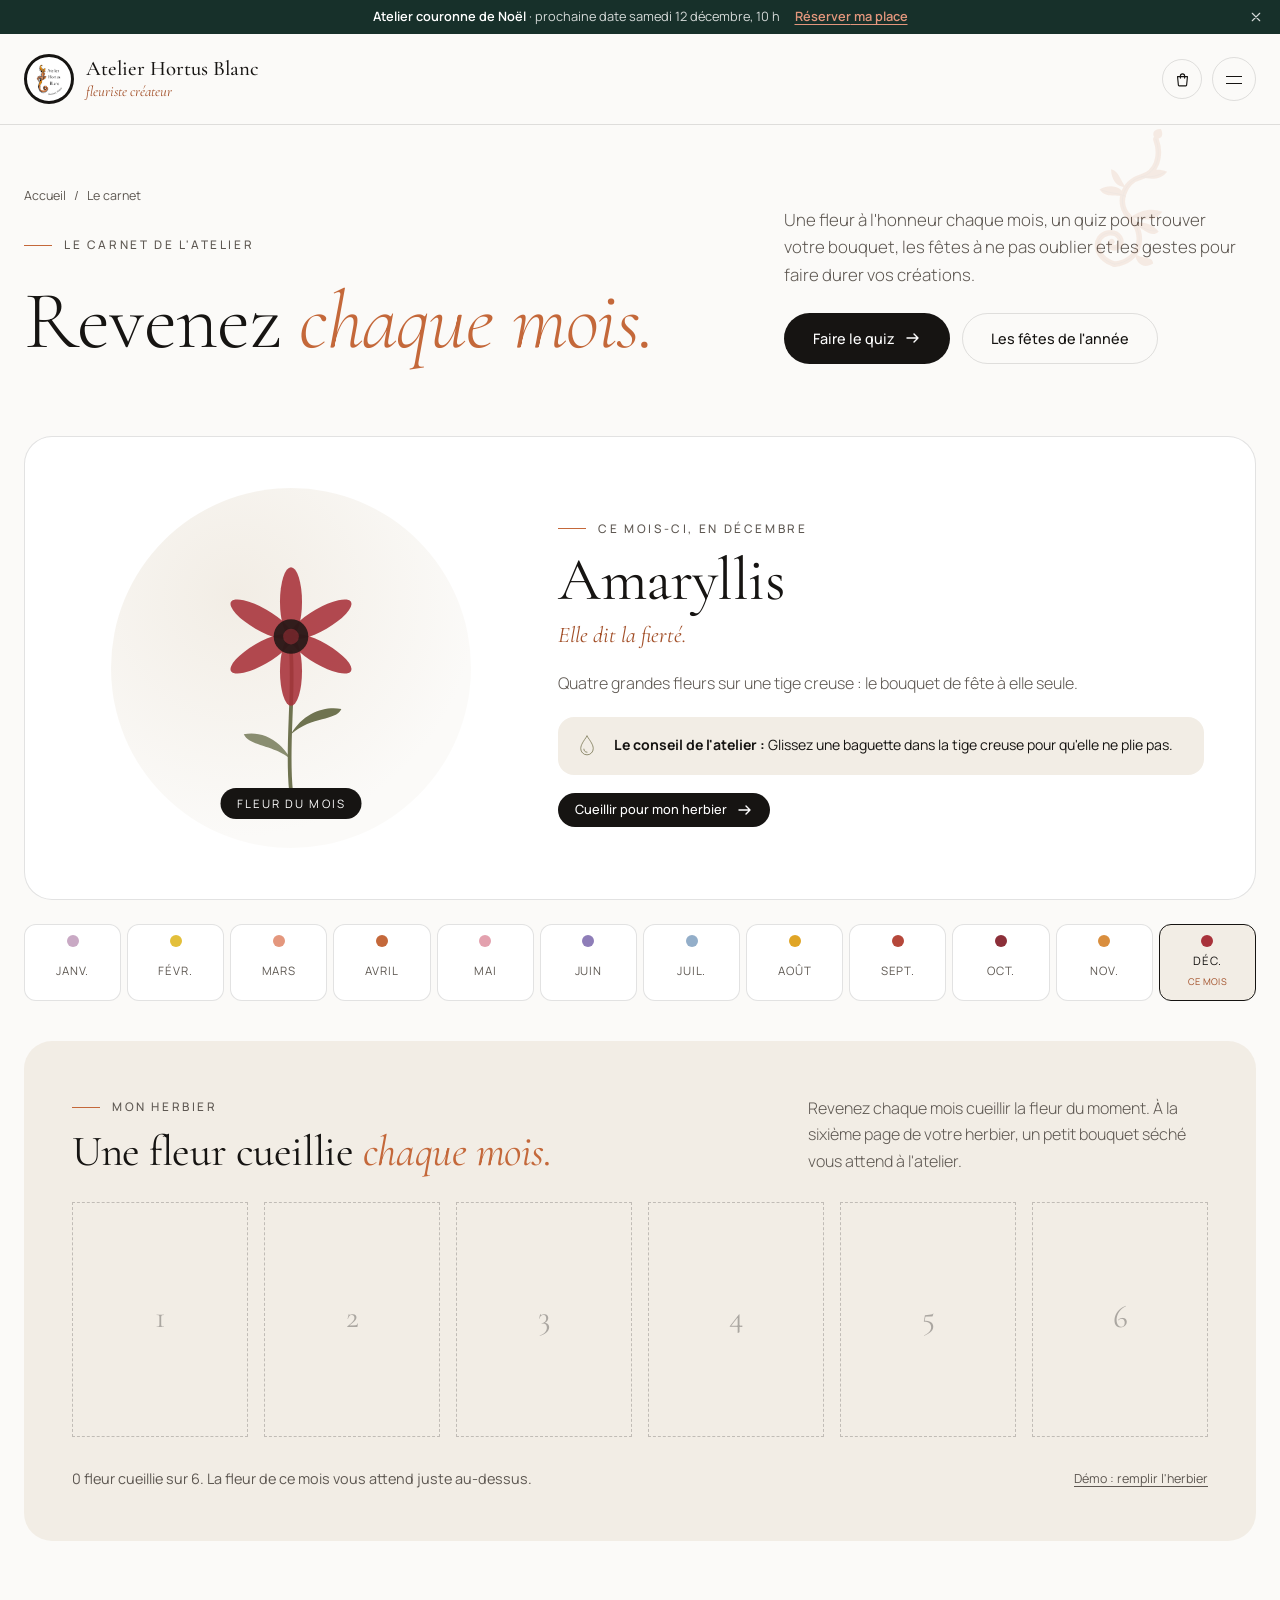
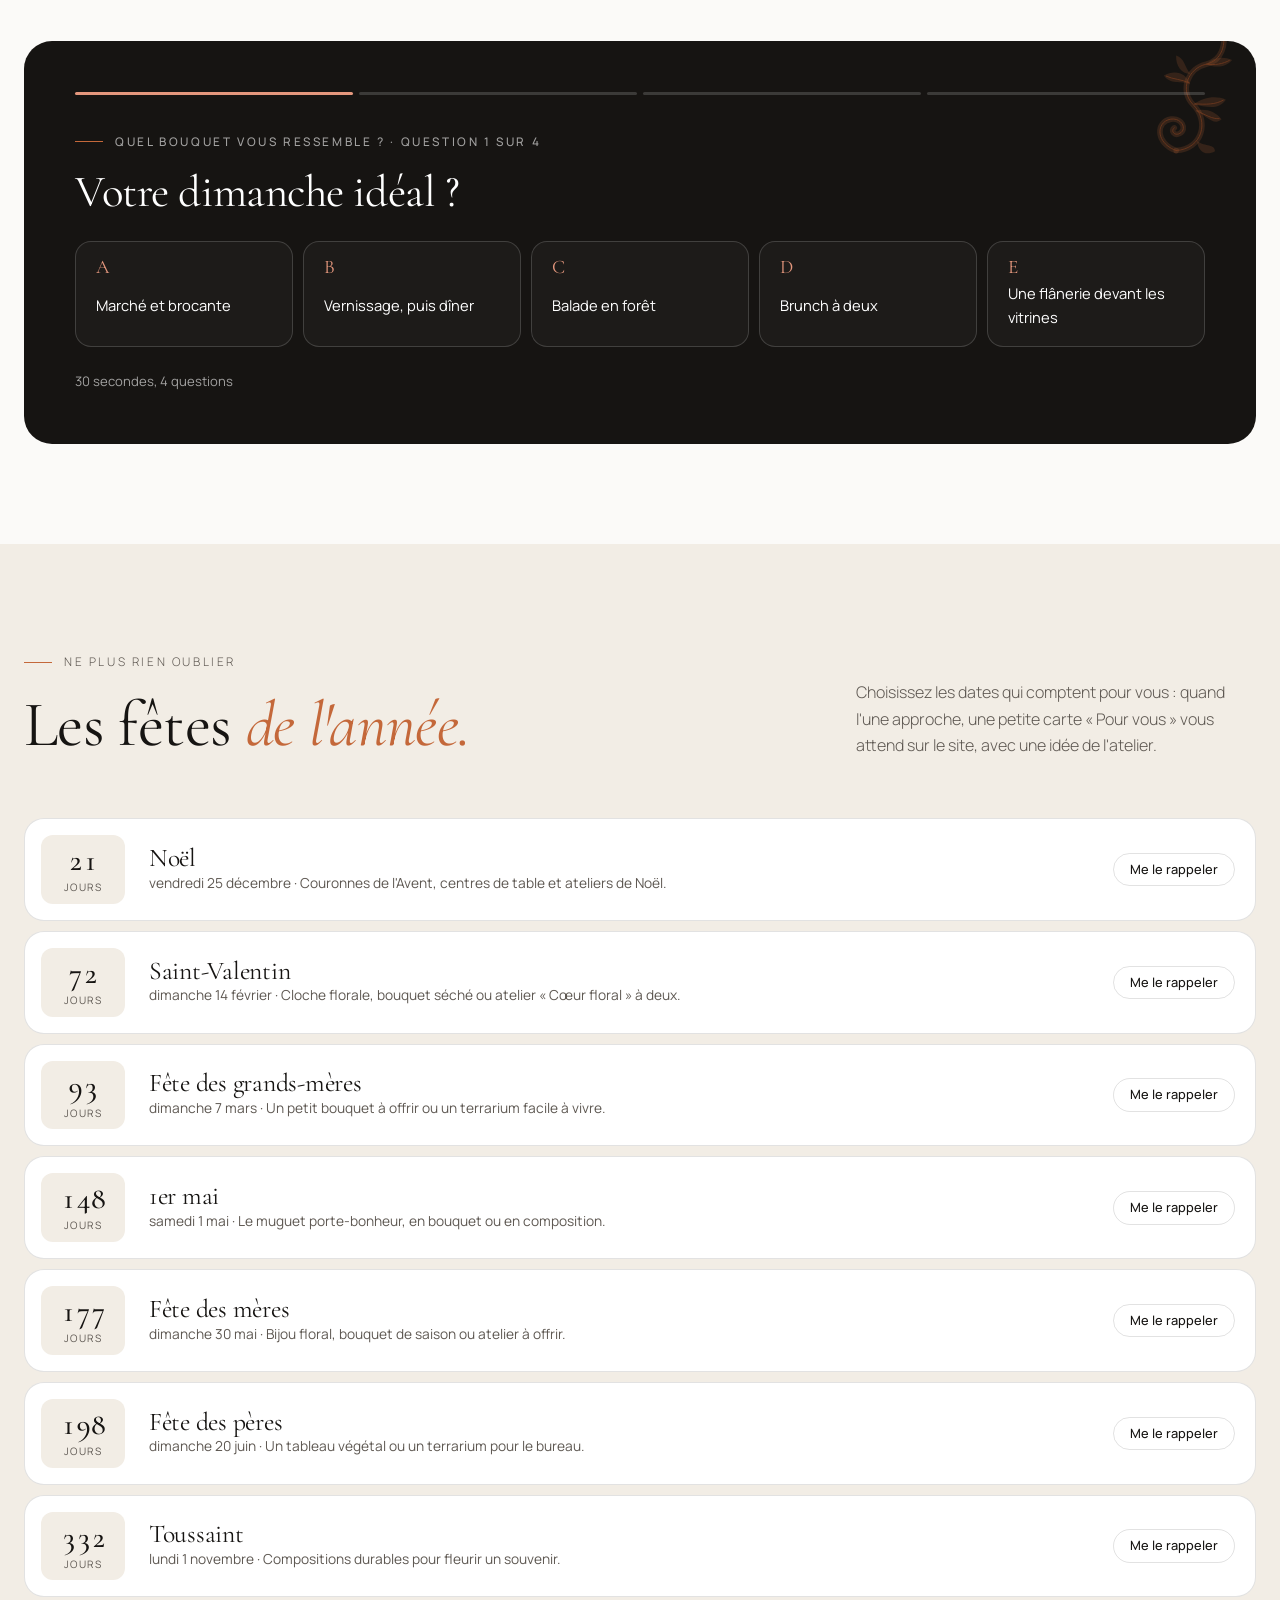
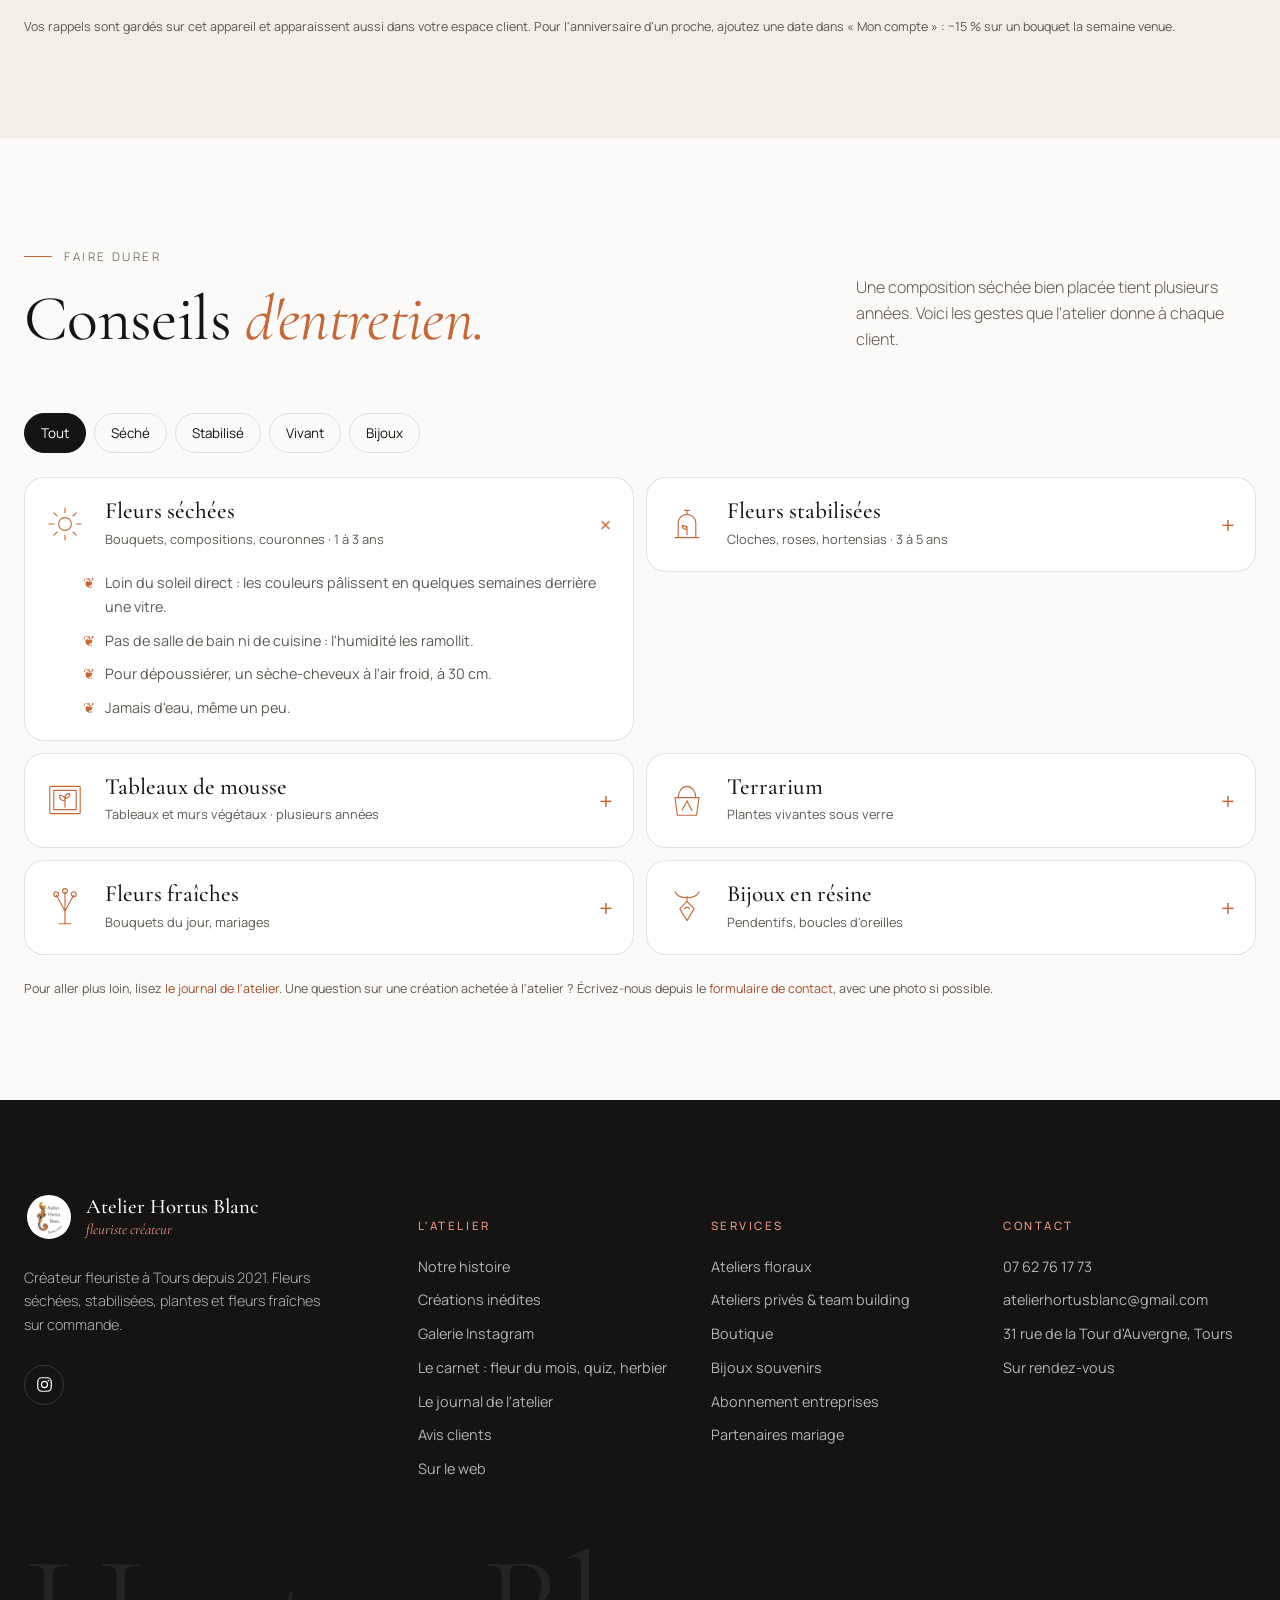
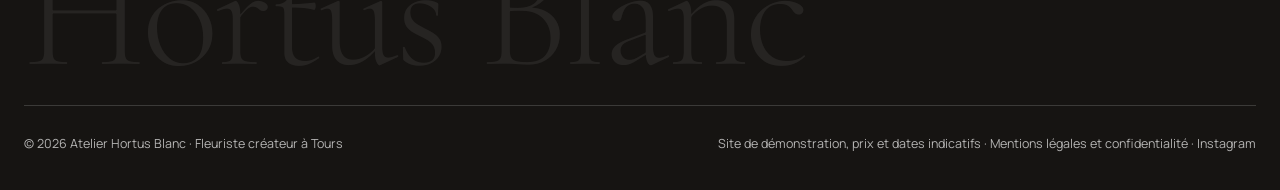
<file: carnet.html>
<!doctype html>
<html lang="fr">
<head>
<meta charset="utf-8">
<meta name="viewport" content="width=device-width, initial-scale=1, viewport-fit=cover">
<!-- Aperçu : la page ne doit pas apparaître dans Google. Retirer cette ligne au lancement officiel. -->
<meta name="robots" content="noindex">
<title>Le carnet · Atelier Hortus Blanc</title>
<meta name="description" content="La fleur du mois, le quiz « Quel bouquet vous ressemble ? », les fêtes de l'année et les conseils d'entretien de l'Atelier Hortus Blanc.">
<link rel="preload" href="assets/fonts/cormorant-garamond.woff2" as="font" type="font/woff2" crossorigin>
<link rel="preload" href="assets/fonts/cormorant-garamond-italique.woff2" as="font" type="font/woff2" crossorigin>
<link rel="preload" href="assets/fonts/manrope.woff2" as="font" type="font/woff2" crossorigin>
<link rel="icon" href="favicon.ico" sizes="any">
<link rel="icon" href="images/favicon-64.png" type="image/png">
<link rel="apple-touch-icon" href="images/apple-touch-icon.png">
<link rel="manifest" href="site.webmanifest">
<meta name="theme-color" content="#17302A">
<meta property="og:type" content="website">
<meta property="og:locale" content="fr_FR">
<meta property="og:site_name" content="Atelier Hortus Blanc">
<meta property="og:title" content="Le carnet · Atelier Hortus Blanc">
<meta property="og:description" content="La fleur du mois, le quiz « Quel bouquet vous ressemble ? », les fêtes de l&#x27;année et les conseils d&#x27;entretien de l&#x27;Atelier Hortus Blanc.">
<!-- Aperçu de partage : remplacer par l'adresse complète une fois le site en ligne (ex. https://.../images/partage.jpg) -->
<meta property="og:image" content="https://dumber37.github.io/atelier-hortus-blanc/images/partage.jpg">
<meta property="og:image:width" content="1200">
<meta property="og:image:height" content="630">
<meta name="twitter:card" content="summary_large_image">
<link rel="stylesheet" href="assets/style.css">
<link rel="preload" href="assets/donnees.js" as="script">
<link rel="preload" href="assets/app.js" as="script">
</head>
<body data-page="carnet">

<main>
  <section class="page-hero">
    <svg class="acanthe-bg" aria-hidden="true"><use href="#acanthe"/></svg>
    <div class="wrap">
      <div>
        <p class="crumbs"><a href="index.html">Accueil</a><span>/</span><span>Le carnet</span></p>
        <p class="eyebrow">Le carnet de l'atelier</p>
        <h1>Revenez <em>chaque mois.</em></h1>
      </div>
      <div>
        <p class="lead">Une fleur à l'honneur chaque mois, un quiz pour trouver votre bouquet, les fêtes à ne pas oublier et les gestes pour faire durer vos créations.</p>
        <div class="actions">
          <a class="btn btn-primary" href="#quiz">Faire le quiz <svg class="go"><use href="#arrow"/></svg></a>
          <a class="btn btn-ghost" href="#fetes">Les fêtes de l'année</a>
        </div>
      </div>
    </div>
  </section>

  <!-- Fleur du mois -->
  <section class="section tight" id="fleur" style="padding-top:0">
    <div class="wrap">
      <h2 class="sr-only">La fleur du mois</h2>
      <div class="flower-card reveal" id="flower"></div>
      <div class="month-strip" id="months" role="group" aria-label="Choisir un mois"></div>

      <div class="herbier reveal" id="herbier">
        <div class="herbier-head">
          <div>
            <p class="eyebrow">Mon herbier</p>
            <h2>Une fleur cueillie <em>chaque mois.</em></h2>
          </div>
          <p>Revenez chaque mois cueillir la fleur du moment. À la sixième page de votre herbier, un petit bouquet séché vous attend à l'atelier.</p>
        </div>
        <div class="herbier-pages" id="herbier-pages"></div>
        <div class="herbier-foot" id="herbier-foot" aria-live="polite"></div>
      </div>
    </div>
  </section>

  <!-- Quiz -->
  <section class="section tight" id="quiz" style="padding-top:0">
    <div class="wrap">
      <div class="quiz reveal" id="quiz-box" aria-live="polite">
        <svg class="acanthe-bg" aria-hidden="true"><use href="#acanthe"/></svg>
      </div>
    </div>
  </section>

  <!-- Fêtes de l'année -->
  <section class="section tight bg-sand" id="fetes">
    <div class="wrap">
      <div class="section-head">
        <div>
          <p class="eyebrow reveal">Ne plus rien oublier</p>
          <h2 class="reveal d1">Les fêtes <em>de l'année.</em></h2>
        </div>
        <p class="reveal d2">Choisissez les dates qui comptent pour vous : quand l'une approche, une petite carte « Pour vous » vous attend sur le site, avec une idée de l'atelier.</p>
      </div>
      <div class="events" id="events"></div>
      <p class="note" style="margin-top:20px">Vos rappels sont gardés sur cet appareil et apparaissent aussi dans votre espace client. Pour l'anniversaire d'un proche, ajoutez une date dans « Mon compte » : −15 % sur un bouquet la semaine venue.</p>
    </div>
  </section>

  <!-- Conseils d'entretien -->
  <section class="section tight" id="conseils">
    <div class="wrap">
      <div class="section-head">
        <div>
          <p class="eyebrow reveal">Faire durer</p>
          <h2 class="reveal d1">Conseils <em>d'entretien.</em></h2>
        </div>
        <p class="reveal d2">Une composition séchée bien placée tient plusieurs années. Voici les gestes que l'atelier donne à chaque client.</p>
      </div>
      <div class="filters" id="tip-filters" role="group" aria-label="Filtrer les conseils" style="margin-bottom:24px"></div>
      <div class="tips" id="tips"></div>
      <p class="note" style="margin-top:24px">Pour aller plus loin, lisez <a href="journal.html" style="color:var(--terra-ink)">le journal de l'atelier</a>. Une question sur une création achetée à l'atelier ? Écrivez-nous depuis le <a href="index.html#contact" style="color:var(--terra-ink)">formulaire de contact</a>, avec une photo si possible.</p>
    </div>
  </section>
</main>

<script src="assets/donnees.js"></script>
<script src="assets/app.js"></script>
<script>
  const { $, esc, euro, media, PRODUCTS, EVENTS, reminders, toggleReminder, daysUntil, favBtn, syncFavButtons, db, observe, toast } = HB;
  const byId = Object.fromEntries(PRODUCTS.map(p => [p.id, p]));

  // ---------- Fleur du mois ----------
  // petals: nombre de pétales, shape: forme (round, long, tiny)
  const MONTHS = [
    { m: 'Janv.', name: 'Hellébore', meaning: 'la sérénité', color: '#C9A9C4', petals: 5, shape: 'round',
      story: 'On l\'appelle aussi rose de Noël : elle fleurit au cœur de l\'hiver, quand le jardin dort.', tip: 'En vase, fendez le bas de la tige sur 2 cm : elle boit mieux et tient une semaine de plus.' },
    { m: 'Févr.', name: 'Mimosa', meaning: 'la sensibilité', color: '#E3BF3A', petals: 14, shape: 'tiny',
      story: 'Ses pompons jaunes annoncent le printemps avant l\'heure. Il sèche très bien, tête en bas.', tip: 'Gardez-le loin du chauffage : la chaleur ferme ses pompons en quelques heures.' },
    { m: 'Mars', name: 'Renoncule', meaning: 'le charme', color: '#E4977D', petals: 10, shape: 'round',
      story: 'Des dizaines de pétales fins comme du papier, qui s\'ouvrent lentement pendant dix jours.', tip: 'Peu d\'eau dans le vase : 5 cm suffisent, sinon les tiges ramollissent.' },
    { m: 'Avril', name: 'Tulipe', meaning: 'la déclaration', color: '#C4683A', petals: 6, shape: 'long',
      story: 'Elle continue de grandir une fois coupée et se tourne vers la lumière : chaque jour, le bouquet change.', tip: 'Ne la mélangez pas tout de suite aux narcisses, leur sève l\'abîme.' },
    { m: 'Mai', name: 'Pivoine', meaning: 'le bonheur', color: '#E3A1AE', petals: 12, shape: 'round',
      story: 'La reine des bouquets de mariée, en boutons serrés qui explosent en trois jours.', tip: 'Achetez-la en bouton « guimauve » : elle s\'ouvrira chez vous.' },
    { m: 'Juin', name: 'Lavande', meaning: 'la tendresse', color: '#8E7DB8', petals: 16, shape: 'tiny',
      story: 'Cueillie au début de la floraison, elle garde sa couleur et son parfum des années.', tip: 'Pour la sécher, en petites bottes, tête en bas, dans un endroit sombre et sec.' },
    { m: 'Juil.', name: 'Hortensia', meaning: 'la gratitude', color: '#93AEC9', petals: 4, shape: 'round',
      story: 'Une seule tête suffit à remplir un vase. Stabilisé, il devient la base de nos couronnes.', tip: 'S\'il fane, plongez la tête entière dans l\'eau froide une heure : il repart.' },
    { m: 'Août', name: 'Tournesol', meaning: 'la joie', color: '#E0A526', petals: 18, shape: 'long',
      story: 'Le soleil en bouquet. Il sèche avec ses pétales recourbés, très graphique.', tip: 'Vase haut et lourd : sa tête pèse, il faut le soutenir.' },
    { m: 'Sept.', name: 'Dahlia', meaning: 'la reconnaissance', color: '#B5473A', petals: 14, shape: 'long',
      story: 'Des formes géométriques parfaites, du pompon à la fleur de cactus. La star de la rentrée.', tip: 'Changez l\'eau tous les jours : c\'est une fleur gourmande.' },
    { m: 'Oct.', name: 'Amarante', meaning: 'la constance', color: '#8C2F39', petals: 16, shape: 'tiny',
      story: 'Ses longues grappes retombantes ne perdent pas leur couleur en séchant. On la retrouve dans la composition « Flamboyant ».', tip: 'Suspendez-la à sécher entière : elle garde son mouvement.' },
    { m: 'Nov.', name: 'Chrysanthème', meaning: 'la fidélité', color: '#D98E3E', petals: 16, shape: 'long',
      story: 'Bien plus que la fleur de la Toussaint : au Japon, c\'est la fleur impériale. En pompon cuivré, elle réchauffe les bouquets d\'automne.', tip: 'Elle tient trois semaines en vase : retirez seulement les feuilles qui trempent.' },
    { m: 'Déc.', name: 'Amaryllis', meaning: 'la fierté', color: '#A8323A', petals: 6, shape: 'long',
      story: 'Quatre grandes fleurs sur une tige creuse : le bouquet de fête à elle seule.', tip: 'Glissez une baguette dans la tige creuse pour qu\'elle ne plie pas.' }
  ];
  const nowMonth = new Date().getMonth();
  let month = nowMonth;

  function flowerSVG(f) {
    const n = f.petals, petals = [];
    const [rx, ry, dist] = f.shape === 'long' ? [7, 22, 22] : f.shape === 'tiny' ? [6, 6, 26] : [15, 18, 18];
    for (let layer = 0; layer < (f.shape === 'tiny' ? 2 : 1); layer++) {
      for (let i = 0; i < n; i++) {
        const a = (360 / n) * i + layer * (180 / n), d = dist - layer * 10;
        petals.push(`<ellipse cx="0" cy="${-d}" rx="${rx - layer}" ry="${ry - layer * 2}" transform="rotate(${a})" fill="${f.color}" opacity="${layer ? 1 : .88}"/>`);
      }
    }
    return `<svg viewBox="-60 -60 120 160" aria-hidden="true">
      <path d="M0 10 C 2 40, -3 70, 0 98" stroke="#6F7350" stroke-width="2.4" fill="none" stroke-linecap="round"/>
      <path d="M0 62 C 14 50, 28 54, 32 46 C 22 44, 8 48, 0 62Z" fill="#6F7350"/>
      <path d="M0 78 C -12 68, -26 70, -30 62 C -20 60, -8 64, 0 78Z" fill="#6F7350" opacity=".8"/>
      <g>${petals.join('')}</g>
      <circle r="${f.shape === 'round' ? 9 : 11}" fill="#161412" opacity=".82"/><circle r="5" fill="${f.color}" opacity=".5"/>
    </svg>`;
  }

  // ---------- Herbier : une fleur cueillie par mois, 6 pages = un bouquet offert ----------
  const PAGES = 6;
  const now = new Date(), nowKey = `${now.getFullYear()}-${String(now.getMonth() + 1).padStart(2, '0')}`;
  const herbier = () => db.get('hb_herbier', []);
  const picked = key => herbier().some(h => h.key === key);
  function renderHerbier() {
    const list = herbier().sort((a, b) => a.key.localeCompare(b.key)).slice(-PAGES), n = list.length;
    $('herbier-pages').innerHTML = Array.from({ length: PAGES }, (_, i) => {
      const h = list[i];
      if (!h) return `<div class="h-page empty"><span aria-hidden="true">${i + 1}</span></div>`;
      const f = MONTHS[h.month], label = new Date(h.year, h.month, 1).toLocaleDateString('fr-FR', { month: 'long', year: 'numeric' });
      return `<div class="h-page" style="--r:${(i % 2 ? 1 : -1) * (2 + i % 3)}deg">${flowerSVG(f)}<b>${esc(f.name)}</b><small>${label}</small></div>`;
    }).join('');
    const reward = db.get('hb_herbier_reward', '');
    $('herbier-foot').innerHTML = n >= PAGES
      ? `<p class="h-reward"><b>Votre herbier est complet.</b> Un petit bouquet séché vous attend à l'atelier : présentez le code <code>${esc(reward)}</code> lors de votre prochain passage.</p>`
      : `<p>${n} fleur${n > 1 ? 's' : ''} cueillie${n > 1 ? 's' : ''} sur ${PAGES}. ${picked(nowKey) ? 'Prochaine cueillette le mois prochain.' : 'La fleur de ce mois vous attend juste au-dessus.'}</p>
         <button type="button" class="link-btn" data-herbier-demo style="font-size:.78rem">Démo : remplir l'herbier</button>`;
  }
  function pick(entry) {
    const list = herbier();
    if (list.some(h => h.key === entry.key)) return;
    db.set('hb_herbier', [...list, entry]);
    if (list.length + 1 >= PAGES && !db.get('hb_herbier_reward', '')) db.set('hb_herbier_reward', 'HERBIER-' + HB.uid().slice(-5).toUpperCase());
  }
  document.addEventListener('click', e => {
    if (e.target.closest('[data-pick]')) {
      pick({ key: nowKey, year: now.getFullYear(), month: now.getMonth() });
      toast(`${MONTHS[now.getMonth()].name} ajouté à votre herbier`);
      renderFlower(); renderHerbier();
    }
    if (e.target.closest('[data-herbier-demo]')) {
      // Démonstration : simule les mois précédents pour montrer l'herbier complet
      for (let k = PAGES - 1; k >= 0; k--) {
        const d = new Date(now.getFullYear(), now.getMonth() - k, 1);
        pick({ key: `${d.getFullYear()}-${String(d.getMonth() + 1).padStart(2, '0')}`, year: d.getFullYear(), month: d.getMonth() });
      }
      renderFlower(); renderHerbier();
    }
  });

  function renderFlower() {
    const f = MONTHS[month], label = new Date(2026, month, 1).toLocaleDateString('fr-FR', { month: 'long' });
    $('flower').innerHTML = `
      <div class="flower-art">${flowerSVG(f)}<span class="month-tag">${month === nowMonth ? 'Fleur du mois' : label}</span></div>
      <div>
        <p class="eyebrow">${month === nowMonth ? `Ce mois-ci, en ${label}` : `En ${label}`}</p>
        <h3>${esc(f.name)}</h3>
        <p class="meaning">Elle dit ${esc(f.meaning)}.</p>
        <p class="story">${esc(f.story)}</p>
        <div class="tip"><svg><use href="#drop"/></svg><span><b>Le conseil de l'atelier :</b> ${esc(f.tip)}</span></div>
        ${month === nowMonth ? (picked(nowKey)
          ? '<p class="picked-note">✓ Déjà dans votre herbier ce mois-ci</p>'
          : '<button type="button" class="btn btn-primary btn-small" data-pick style="margin-top:18px">Cueillir pour mon herbier <svg><use href="#arrow"/></svg></button>') : ''}
      </div>`;
    $('months').querySelectorAll('button').forEach((b, i) => b.setAttribute('aria-pressed', i === month));
  }
  $('months').innerHTML = MONTHS.map((f, i) =>
    `<button type="button" class="${i === nowMonth ? 'now' : ''}" aria-pressed="false" aria-label="${f.name}, ${new Date(2026, i, 1).toLocaleDateString('fr-FR', { month: 'long' })}" style="--c:${f.color}"><i></i>${f.m}</button>`).join('');
  $('months').addEventListener('click', e => {
    const b = e.target.closest('button');
    if (!b) return;
    month = [...$('months').children].indexOf(b);
    renderFlower();
  });
  renderFlower();
  renderHerbier();

  // ---------- Quiz ----------
  const PROFILES = {
    boheme: { name: 'Bohème', product: 'bouquet-saison', text: 'Vous aimez ce qui a l\'air cueilli au bord du chemin : des herbes folles, des tons sable, un bouquet qui ne se tient pas trop droit.' },
    audacieux: { name: 'Audacieux', product: 'buste-flamboyant', text: 'Vous voulez une pièce qui se remarque dès l\'entrée : couleurs franches, volumes, une composition qui fait parler.' },
    nature: { name: 'Nature', product: 'tableau-mousse', text: 'Le vert vous apaise, et vous voulez du végétal sans arrosage. Un tableau de mousse fait entrer la forêt chez vous.' },
    romantique: { name: 'Romantique', product: 'cloche', text: 'Vous aimez les fleurs qui racontent une histoire. Une composition sous cloche garde un moment, comme une photo.' },
    precieux: { name: 'Précieux', product: 'pendentif', text: 'Peu d\'objets, mais choisis. Votre fleur, vous la portez sur vous, prise dans la résine.' }
  };
  const QUESTIONS = [
    ['Votre dimanche idéal ?', [['Marché et brocante', 'boheme'], ['Vernissage, puis dîner', 'audacieux'], ['Balade en forêt', 'nature'], ['Brunch à deux', 'romantique'], ['Une flânerie devant les vitrines', 'precieux']]],
    ['Une couleur qui vous ressemble ?', [['Sable et pampa', 'boheme'], ['Rouille et rouge', 'audacieux'], ['Vert mousse', 'nature'], ['Rose poudré', 'romantique'], ['Nacre et or', 'precieux']]],
    ['Chez vous, on trouve…', [['Du rotin et des coussins', 'boheme'], ['Une pièce qui fait parler', 'audacieux'], ['Des plantes partout', 'nature'], ['Des bougies et des photos', 'romantique'], ['Peu d\'objets, mais choisis', 'precieux']]],
    ['Votre fleur doit…', [['Vivre sa vie, un peu folle', 'boheme'], ['Faire de l\'effet', 'audacieux'], ['Ne demander aucun soin', 'nature'], ['Raconter une histoire', 'romantique'], ['Se garder sur soi', 'precieux']]]
  ];
  const LETTERS = 'ABCDE';
  let step = 0, answers = [];
  const box = $('quiz-box'), deco = box.innerHTML;

  function renderQuiz() {
    const saved = db.get('hb_quiz', null);
    if (step === 0 && !answers.length && saved && PROFILES[saved]) return renderResult(saved, true);
    const [q, opts] = QUESTIONS[step];
    box.innerHTML = deco + `
      <div class="quiz-progress" aria-hidden="true">${QUESTIONS.map((_, i) => `<i class="${i <= step ? 'on' : ''}"></i>`).join('')}</div>
      <p class="eyebrow" style="position:relative">Quel bouquet vous ressemble ? · Question ${step + 1} sur ${QUESTIONS.length}</p>
      <h2 class="quiz-q">${esc(q)}</h2>
      <div class="quiz-opts">${opts.map(([label, p], i) => `<button type="button" data-p="${p}"><span>${LETTERS[i]}</span>${esc(label)}</button>`).join('')}</div>
      <div class="quiz-foot"><span>30 secondes, 4 questions</span>${step ? '<button type="button" class="link-btn" data-back>← Question précédente</button>' : ''}</div>`;
  }
  function renderResult(key, again) {
    const pr = PROFILES[key], p = byId[pr.product];
    box.innerHTML = deco + `
      <div class="quiz-result">
        <div class="media">${media(p)}${favBtn(p.id)}</div>
        <div>
          <p class="kind">${again ? 'Votre profil floral' : 'Résultat du quiz'}</p>
          <h3>Vous êtes <em>${pr.name}.</em></h3>
          <p>${esc(pr.text)}</p>
          <p style="margin-top:14px"><b style="color:var(--paper)">Notre suggestion : ${esc(p.name)}</b>, ${euro(p.price)}.</p>
          <div class="actions">
            <button type="button" class="btn btn-primary" data-add="${p.id}">Ajouter au panier <svg><use href="#bag"/></svg></button>
            <a class="btn btn-ghost" href="boutique.html">Voir la boutique</a>
            <button type="button" class="link-btn" data-restart style="color:var(--terra-soft)">Refaire le quiz</button>
          </div>
        </div>
      </div>`;
    syncFavButtons();
  }
  box.addEventListener('click', e => {
    const opt = e.target.closest('[data-p]');
    if (opt) {
      answers[step] = opt.dataset.p;
      if (step < QUESTIONS.length - 1) { step++; return renderQuiz(); }
      const score = {};
      answers.forEach(a => score[a] = (score[a] || 0) + 1);
      const best = Math.max(...Object.values(score));
      // égalité : la dernière réponse départage
      const key = score[answers[3]] === best ? answers[3] : Object.keys(score).find(k => score[k] === best);
      db.set('hb_quiz', key);
      step = 0; answers = [];
      renderResult(key);
      return;
    }
    if (e.target.closest('[data-back]')) { step--; renderQuiz(); }
    if (e.target.closest('[data-restart]')) { db.set('hb_quiz', null); step = 0; answers = []; renderQuiz(); }
  });
  renderQuiz();

  // ---------- Fêtes de l'année ----------
  function renderEvents() {
    const on = reminders();
    $('events').innerHTML = EVENTS.filter(ev => daysUntil(ev.date) >= 0).sort((a, b) => a.date.localeCompare(b.date)).map(ev => {
      const d = daysUntil(ev.date), date = new Date(ev.date + 'T12:00').toLocaleDateString('fr-FR', { weekday: 'long', day: 'numeric', month: 'long' });
      const active = on.includes(ev.id);
      return `<div class="event-row reveal">
        <div class="count"><b>${d}</b><span>jour${d > 1 ? 's' : ''}</span></div>
        <div><h3>${esc(ev.name)}</h3><p>${date} · ${esc(ev.idea)}</p></div>
        <button type="button" class="btn btn-ghost btn-small remind-btn" data-remind="${ev.id}" aria-pressed="${active}">${active ? `Rappel ${ev.lead} j avant ✓` : 'Me le rappeler'}</button>
      </div>`;
    }).join('');
    observe($('events'));
  }
  $('events').addEventListener('click', e => {
    const b = e.target.closest('[data-remind]');
    if (!b) return;
    const ev = EVENTS.find(x => x.id === b.dataset.remind);
    const active = toggleReminder(ev.id);
    toast(active ? `C'est noté : on vous le rappelle ${ev.lead} jours avant ${ev.name === '1er mai' ? 'le 1er mai' : ev.name}` : `Rappel retiré pour ${ev.name}`);
    renderEvents();
    document.dispatchEvent(new CustomEvent('hb:data'));
  });
  renderEvents();

  // ---------- Conseils d'entretien ----------
  const TIP_CATS = [['all', 'Tout'], ['seche', 'Séché'], ['stabilise', 'Stabilisé'], ['vivant', 'Vivant'], ['bijoux', 'Bijoux']];
  const TIPS = [
    { cat: 'seche', ico: 'sun', title: 'Fleurs séchées', sub: 'Bouquets, compositions, couronnes · 1 à 3 ans', items: [
      'Loin du soleil direct : les couleurs pâlissent en quelques semaines derrière une vitre.',
      'Pas de salle de bain ni de cuisine : l\'humidité les ramollit.',
      'Pour dépoussiérer, un sèche-cheveux à l\'air froid, à 30 cm.',
      'Jamais d\'eau, même un peu.'] },
    { cat: 'stabilise', ico: 'i-bell', title: 'Fleurs stabilisées', sub: 'Cloches, roses, hortensias · 3 à 5 ans', items: [
      'Elles ne se boivent pas : pas d\'eau, pas de vaporisation.',
      'Évitez les pièces au-dessus de 30 °C et les radiateurs.',
      'Touchez-les le moins possible, les pétales restent souples mais fragiles.'] },
    { cat: 'stabilise', ico: 'i-frame', title: 'Tableaux de mousse', sub: 'Tableaux et murs végétaux · plusieurs années', items: [
      'Aucun arrosage ni lumière nécessaires : un couloir sombre leur va très bien.',
      'Une pièce ni trop sèche ni trop humide (entre 40 et 70 % d\'humidité).',
      'Si la mousse durcit en hiver, elle redevient souple quand l\'air s\'humidifie.'] },
    { cat: 'vivant', ico: 'i-terrarium', title: 'Terrarium', sub: 'Plantes vivantes sous verre', items: [
      'Lumière vive mais jamais de soleil direct, qui chauffe le verre.',
      'Une ou deux pulvérisations toutes les deux ou trois semaines.',
      'Buée permanente ? Ouvrez une journée pour laisser respirer.'] },
    { cat: 'vivant', ico: 'i-bouquet', title: 'Fleurs fraîches', sub: 'Bouquets du jour, mariages', items: [
      'Recoupez les tiges en biseau de 2 cm dès l\'arrivée.',
      'Changez l\'eau tous les deux jours, dans un vase bien propre.',
      'Éloignez le bouquet de la corbeille de fruits : ils font faner les fleurs plus vite.',
      'Et quand il fane : on peut le sécher, ou en garder une fleur dans un bijou.'] },
    { cat: 'bijoux', ico: 'i-jewel', title: 'Bijoux en résine', sub: 'Pendentifs, boucles d\'oreilles', items: [
      'Retirez-les pour la douche, la piscine et le sport.',
      'Rangez-les à l\'abri du soleil : les UV peuvent jaunir la résine.',
      'Un chiffon doux et sec suffit ; pas de produit pour argent.'] }
  ];
  let tipCat = 'all';
  $('tip-filters').innerHTML = TIP_CATS.map(([k, l]) => `<button type="button" data-tc="${k}" aria-pressed="${k === tipCat}">${l}</button>`).join('');
  $('tip-filters').addEventListener('click', e => {
    const b = e.target.closest('[data-tc]');
    if (!b) return;
    tipCat = b.dataset.tc;
    $('tip-filters').querySelectorAll('button').forEach(x => x.setAttribute('aria-pressed', x === b));
    renderTips();
  });
  function renderTips() {
    $('tips').innerHTML = TIPS.filter(t => tipCat === 'all' || t.cat === tipCat).map((t, i) => `
      <details class="tip-card"${i === 0 ? ' open' : ''}>
        <summary><svg aria-hidden="true"><use href="#${t.ico}"/></svg><span><b>${esc(t.title)}</b><small>${esc(t.sub)}</small></span></summary>
        <ul>${t.items.map(x => `<li>${esc(x)}</li>`).join('')}</ul>
      </details>`).join('');
  }
  renderTips();
</script>
</body>
</html>
</file>
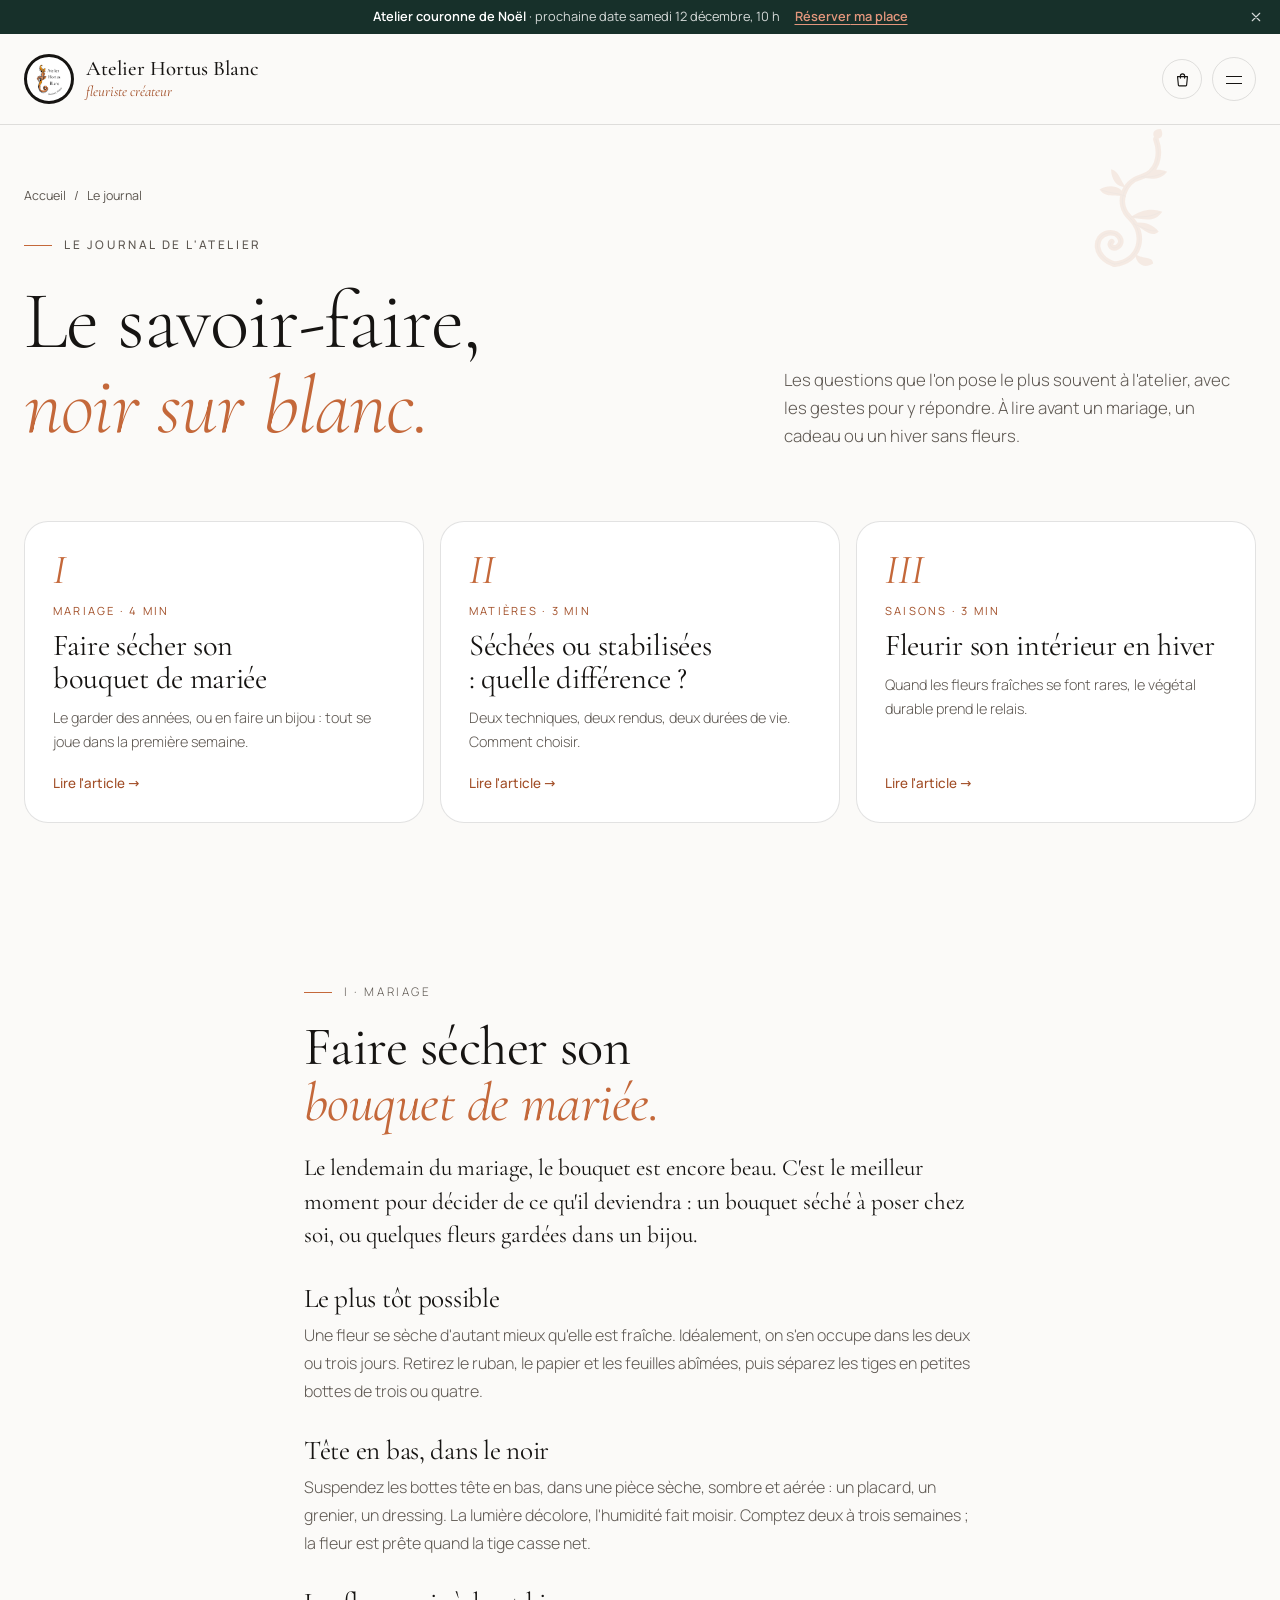
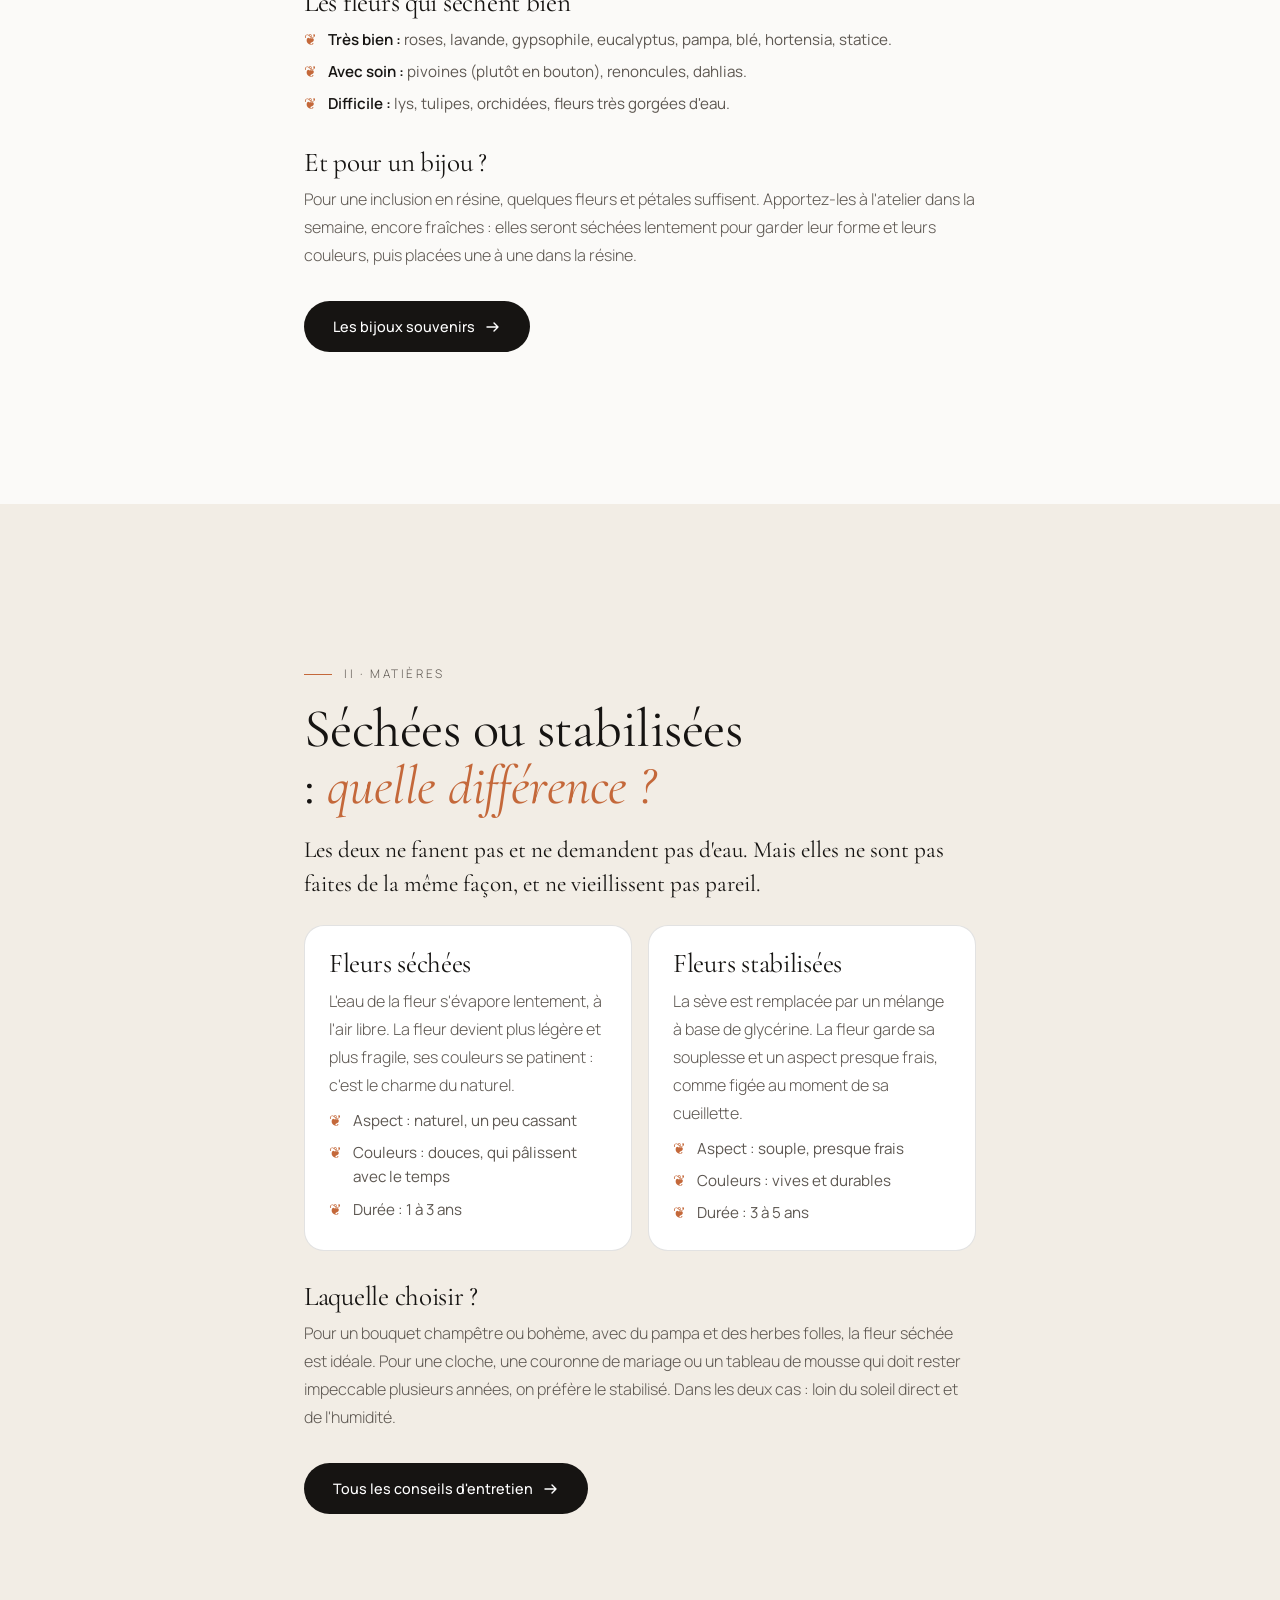
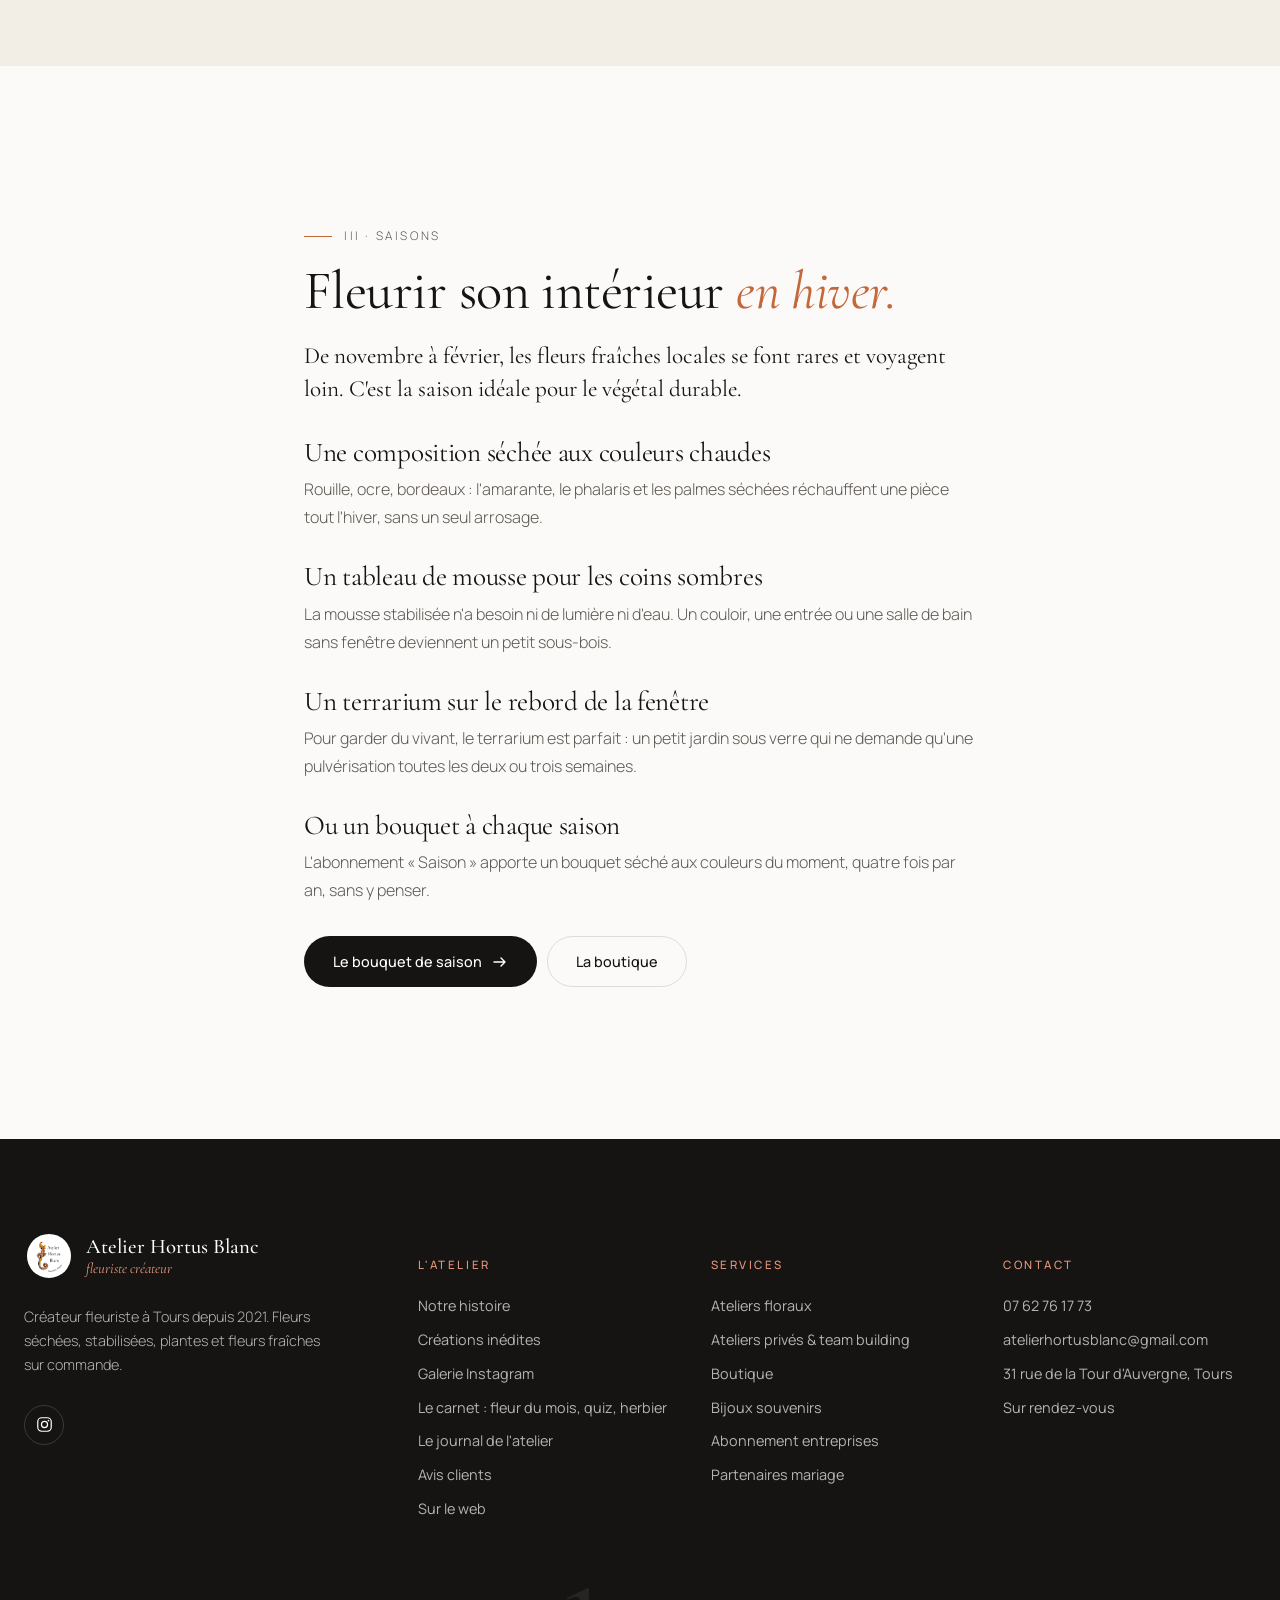
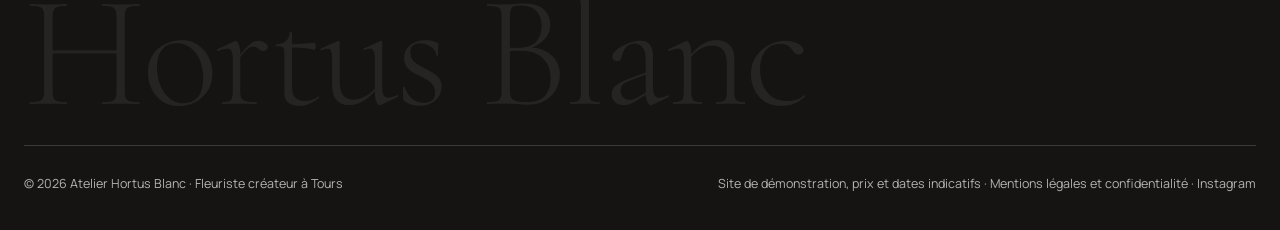
<file: journal.html>
<!doctype html>
<html lang="fr">
<head>
<meta charset="utf-8">
<meta name="viewport" content="width=device-width, initial-scale=1, viewport-fit=cover">
<!-- Aperçu : la page ne doit pas apparaître dans Google. Retirer cette ligne au lancement officiel. -->
<meta name="robots" content="noindex">
<title>Le journal · Atelier Hortus Blanc</title>
<meta name="description" content="Le journal de l'Atelier Hortus Blanc, fleuriste à Tours : faire sécher son bouquet de mariée, fleurs séchées ou stabilisées, fleurir son intérieur en hiver.">
<link rel="preload" href="assets/fonts/cormorant-garamond.woff2" as="font" type="font/woff2" crossorigin>
<link rel="preload" href="assets/fonts/cormorant-garamond-italique.woff2" as="font" type="font/woff2" crossorigin>
<link rel="preload" href="assets/fonts/manrope.woff2" as="font" type="font/woff2" crossorigin>
<link rel="icon" href="favicon.ico" sizes="any">
<link rel="icon" href="images/favicon-64.png" type="image/png">
<link rel="apple-touch-icon" href="images/apple-touch-icon.png">
<link rel="manifest" href="site.webmanifest">
<meta name="theme-color" content="#17302A">
<meta property="og:type" content="website">
<meta property="og:locale" content="fr_FR">
<meta property="og:site_name" content="Atelier Hortus Blanc">
<meta property="og:title" content="Le journal · Atelier Hortus Blanc">
<meta property="og:description" content="Faire sécher son bouquet de mariée, fleurs séchées ou stabilisées, fleurir son intérieur en hiver : les conseils de l'atelier.">
<!-- Aperçu de partage : remplacer par l'adresse complète une fois le site en ligne (ex. https://.../images/partage.jpg) -->
<meta property="og:image" content="https://dumber37.github.io/atelier-hortus-blanc/images/partage.jpg">
<meta property="og:image:width" content="1200">
<meta property="og:image:height" content="630">
<meta name="twitter:card" content="summary_large_image">
<link rel="stylesheet" href="assets/style.css">
<link rel="preload" href="assets/donnees.js" as="script">
<link rel="preload" href="assets/app.js" as="script">
</head>
<body data-page="journal">

<main>
  <section class="page-hero">
    <svg class="acanthe-bg" aria-hidden="true"><use href="#acanthe"/></svg>
    <div class="wrap">
      <div>
        <p class="crumbs"><a href="index.html">Accueil</a><span>/</span><span>Le journal</span></p>
        <p class="eyebrow">Le journal de l'atelier</p>
        <h1>Le savoir-faire, <em>noir sur blanc.</em></h1>
      </div>
      <div>
        <p class="lead">Les questions que l'on pose le plus souvent à l'atelier, avec les gestes pour y répondre. À lire avant un mariage, un cadeau ou un hiver sans fleurs.</p>
      </div>
    </div>
  </section>

  <section class="section tight journal-cards-section" style="padding-top:0">
    <div class="wrap">
      <div class="journal-cards">
        <a class="j-card reveal" href="#secher-bouquet">
          <span class="j-num">I</span>
          <span class="kind">Mariage · 4 min</span>
          <h2>Faire sécher son bouquet de mariée</h2>
          <p>Le garder des années, ou en faire un bijou : tout se joue dans la première semaine.</p>
          <span class="more">Lire l'article →</span>
        </a>
        <a class="j-card reveal d1" href="#seche-ou-stabilise">
          <span class="j-num">II</span>
          <span class="kind">Matières · 3 min</span>
          <h2>Séchées ou stabilisées : quelle différence ?</h2>
          <p>Deux techniques, deux rendus, deux durées de vie. Comment choisir.</p>
          <span class="more">Lire l'article →</span>
        </a>
        <a class="j-card reveal d2" href="#fleurir-hiver">
          <span class="j-num">III</span>
          <span class="kind">Saisons · 3 min</span>
          <h2>Fleurir son intérieur en hiver</h2>
          <p>Quand les fleurs fraîches se font rares, le végétal durable prend le relais.</p>
          <span class="more">Lire l'article →</span>
        </a>
      </div>
    </div>
  </section>

  <article class="section article" id="secher-bouquet">
    <div class="wrap prose">
      <p class="eyebrow">I · Mariage</p>
      <h2>Faire sécher son <em>bouquet de mariée.</em></h2>
      <p class="lede">Le lendemain du mariage, le bouquet est encore beau. C'est le meilleur moment pour décider de ce qu'il deviendra : un bouquet séché à poser chez soi, ou quelques fleurs gardées dans un bijou.</p>
      <h3>Le plus tôt possible</h3>
      <p>Une fleur se sèche d'autant mieux qu'elle est fraîche. Idéalement, on s'en occupe dans les deux ou trois jours. Retirez le ruban, le papier et les feuilles abîmées, puis séparez les tiges en petites bottes de trois ou quatre.</p>
      <h3>Tête en bas, dans le noir</h3>
      <p>Suspendez les bottes tête en bas, dans une pièce sèche, sombre et aérée : un placard, un grenier, un dressing. La lumière décolore, l'humidité fait moisir. Comptez deux à trois semaines ; la fleur est prête quand la tige casse net.</p>
      <h3>Les fleurs qui sèchent bien</h3>
      <ul class="prose-list">
        <li><b>Très bien :</b> roses, lavande, gypsophile, eucalyptus, pampa, blé, hortensia, statice.</li>
        <li><b>Avec soin :</b> pivoines (plutôt en bouton), renoncules, dahlias.</li>
        <li><b>Difficile :</b> lys, tulipes, orchidées, fleurs très gorgées d'eau.</li>
      </ul>
      <h3>Et pour un bijou ?</h3>
      <p>Pour une inclusion en résine, quelques fleurs et pétales suffisent. Apportez-les à l'atelier dans la semaine, encore fraîches : elles seront séchées lentement pour garder leur forme et leurs couleurs, puis placées une à une dans la résine.</p>
      <p class="prose-cta"><a class="btn btn-primary" href="souvenirs.html">Les bijoux souvenirs <svg class="go"><use href="#arrow"/></svg></a></p>
    </div>
  </article>

  <article class="section article bg-sand" id="seche-ou-stabilise">
    <div class="wrap prose">
      <p class="eyebrow">II · Matières</p>
      <h2>Séchées ou stabilisées : <em>quelle différence ?</em></h2>
      <p class="lede">Les deux ne fanent pas et ne demandent pas d'eau. Mais elles ne sont pas faites de la même façon, et ne vieillissent pas pareil.</p>
      <div class="compare">
        <div>
          <h3>Fleurs séchées</h3>
          <p>L'eau de la fleur s'évapore lentement, à l'air libre. La fleur devient plus légère et plus fragile, ses couleurs se patinent : c'est le charme du naturel.</p>
          <ul class="prose-list"><li>Aspect : naturel, un peu cassant</li><li>Couleurs : douces, qui pâlissent avec le temps</li><li>Durée : 1 à 3 ans</li></ul>
        </div>
        <div>
          <h3>Fleurs stabilisées</h3>
          <p>La sève est remplacée par un mélange à base de glycérine. La fleur garde sa souplesse et un aspect presque frais, comme figée au moment de sa cueillette.</p>
          <ul class="prose-list"><li>Aspect : souple, presque frais</li><li>Couleurs : vives et durables</li><li>Durée : 3 à 5 ans</li></ul>
        </div>
      </div>
      <h3>Laquelle choisir ?</h3>
      <p>Pour un bouquet champêtre ou bohème, avec du pampa et des herbes folles, la fleur séchée est idéale. Pour une cloche, une couronne de mariage ou un tableau de mousse qui doit rester impeccable plusieurs années, on préfère le stabilisé. Dans les deux cas : loin du soleil direct et de l'humidité.</p>
      <p class="prose-cta"><a class="btn btn-primary" href="carnet.html#conseils">Tous les conseils d'entretien <svg class="go"><use href="#arrow"/></svg></a></p>
    </div>
  </article>

  <article class="section article" id="fleurir-hiver">
    <div class="wrap prose">
      <p class="eyebrow">III · Saisons</p>
      <h2>Fleurir son intérieur <em>en hiver.</em></h2>
      <p class="lede">De novembre à février, les fleurs fraîches locales se font rares et voyagent loin. C'est la saison idéale pour le végétal durable.</p>
      <h3>Une composition séchée aux couleurs chaudes</h3>
      <p>Rouille, ocre, bordeaux : l'amarante, le phalaris et les palmes séchées réchauffent une pièce tout l'hiver, sans un seul arrosage.</p>
      <h3>Un tableau de mousse pour les coins sombres</h3>
      <p>La mousse stabilisée n'a besoin ni de lumière ni d'eau. Un couloir, une entrée ou une salle de bain sans fenêtre deviennent un petit sous-bois.</p>
      <h3>Un terrarium sur le rebord de la fenêtre</h3>
      <p>Pour garder du vivant, le terrarium est parfait : un petit jardin sous verre qui ne demande qu'une pulvérisation toutes les deux ou trois semaines.</p>
      <h3>Ou un bouquet à chaque saison</h3>
      <p>L'abonnement « Saison » apporte un bouquet séché aux couleurs du moment, quatre fois par an, sans y penser.</p>
      <p class="prose-cta"><a class="btn btn-primary" href="boutique.html#abonnement">Le bouquet de saison <svg class="go"><use href="#arrow"/></svg></a> <a class="btn btn-ghost" href="boutique.html">La boutique</a></p>
    </div>
  </article>
</main>

<script src="assets/donnees.js"></script>
<script src="assets/app.js"></script>
</body>
</html>
</file>
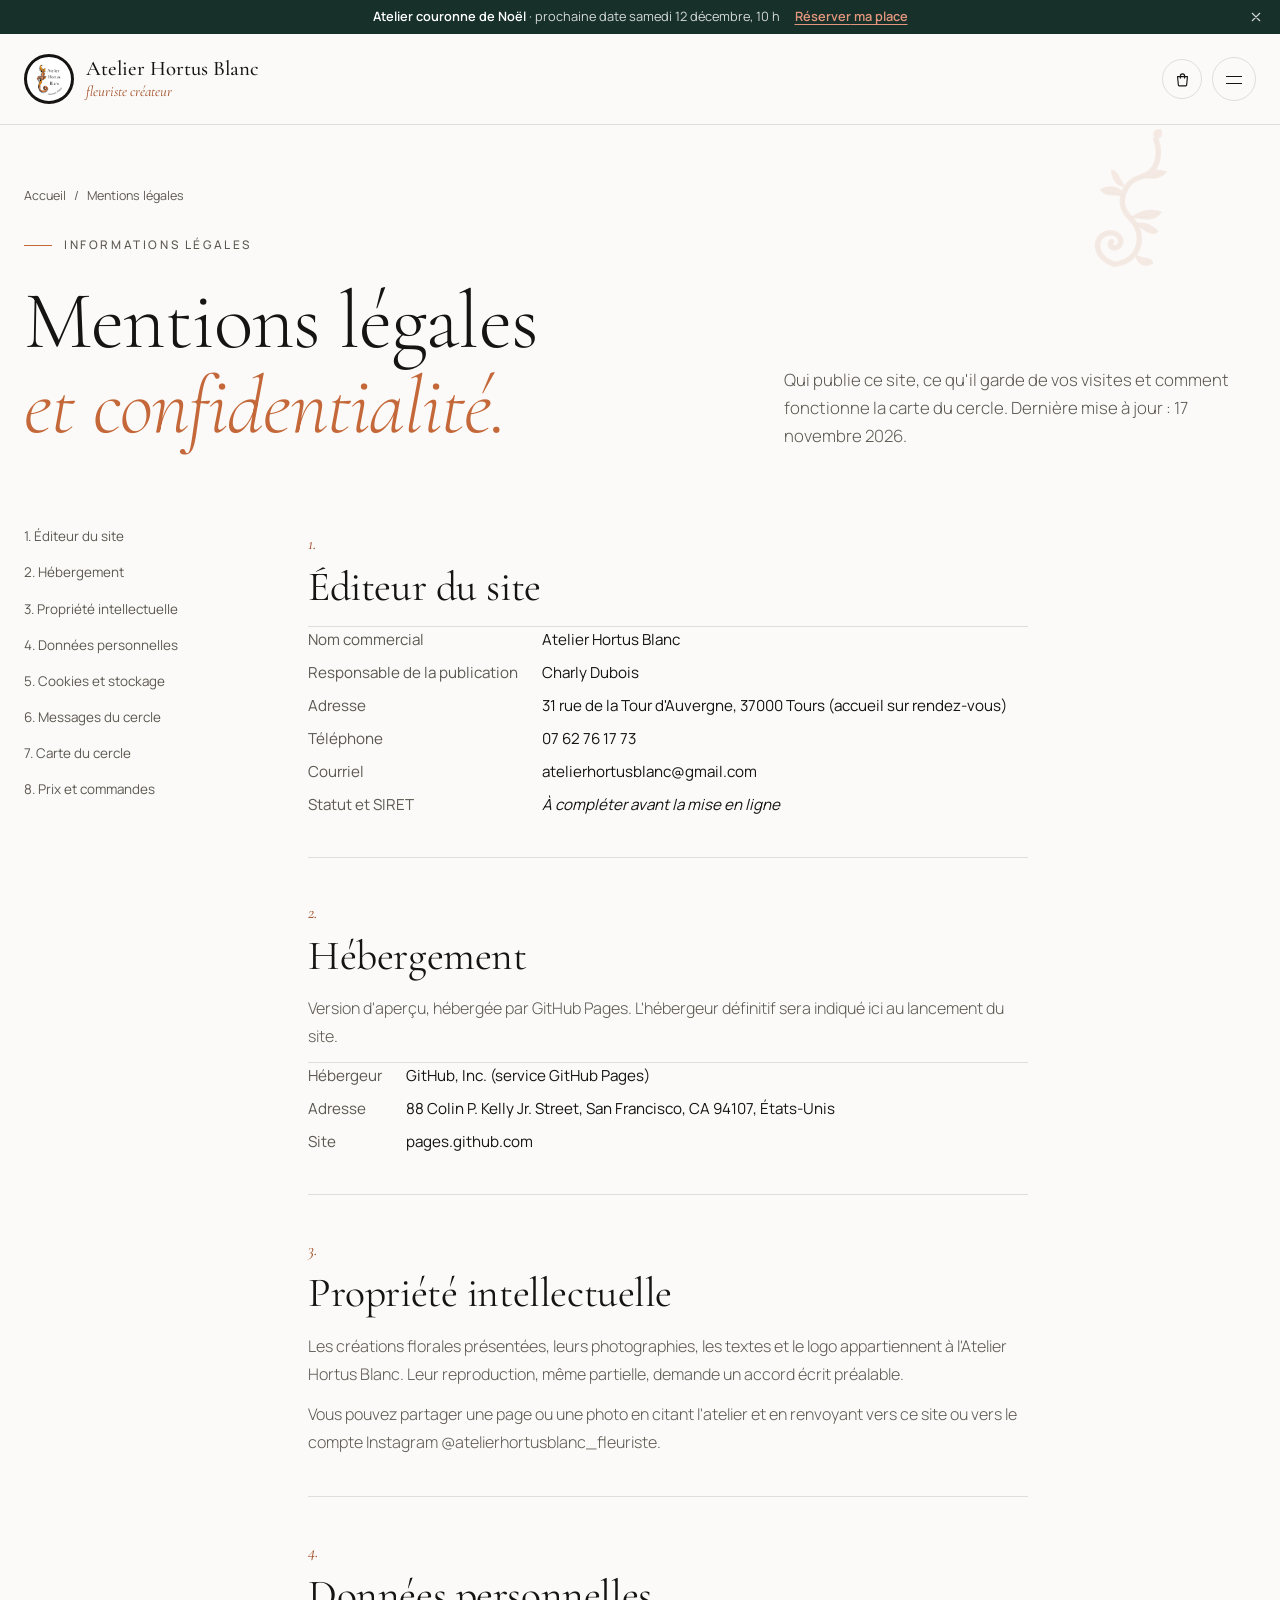
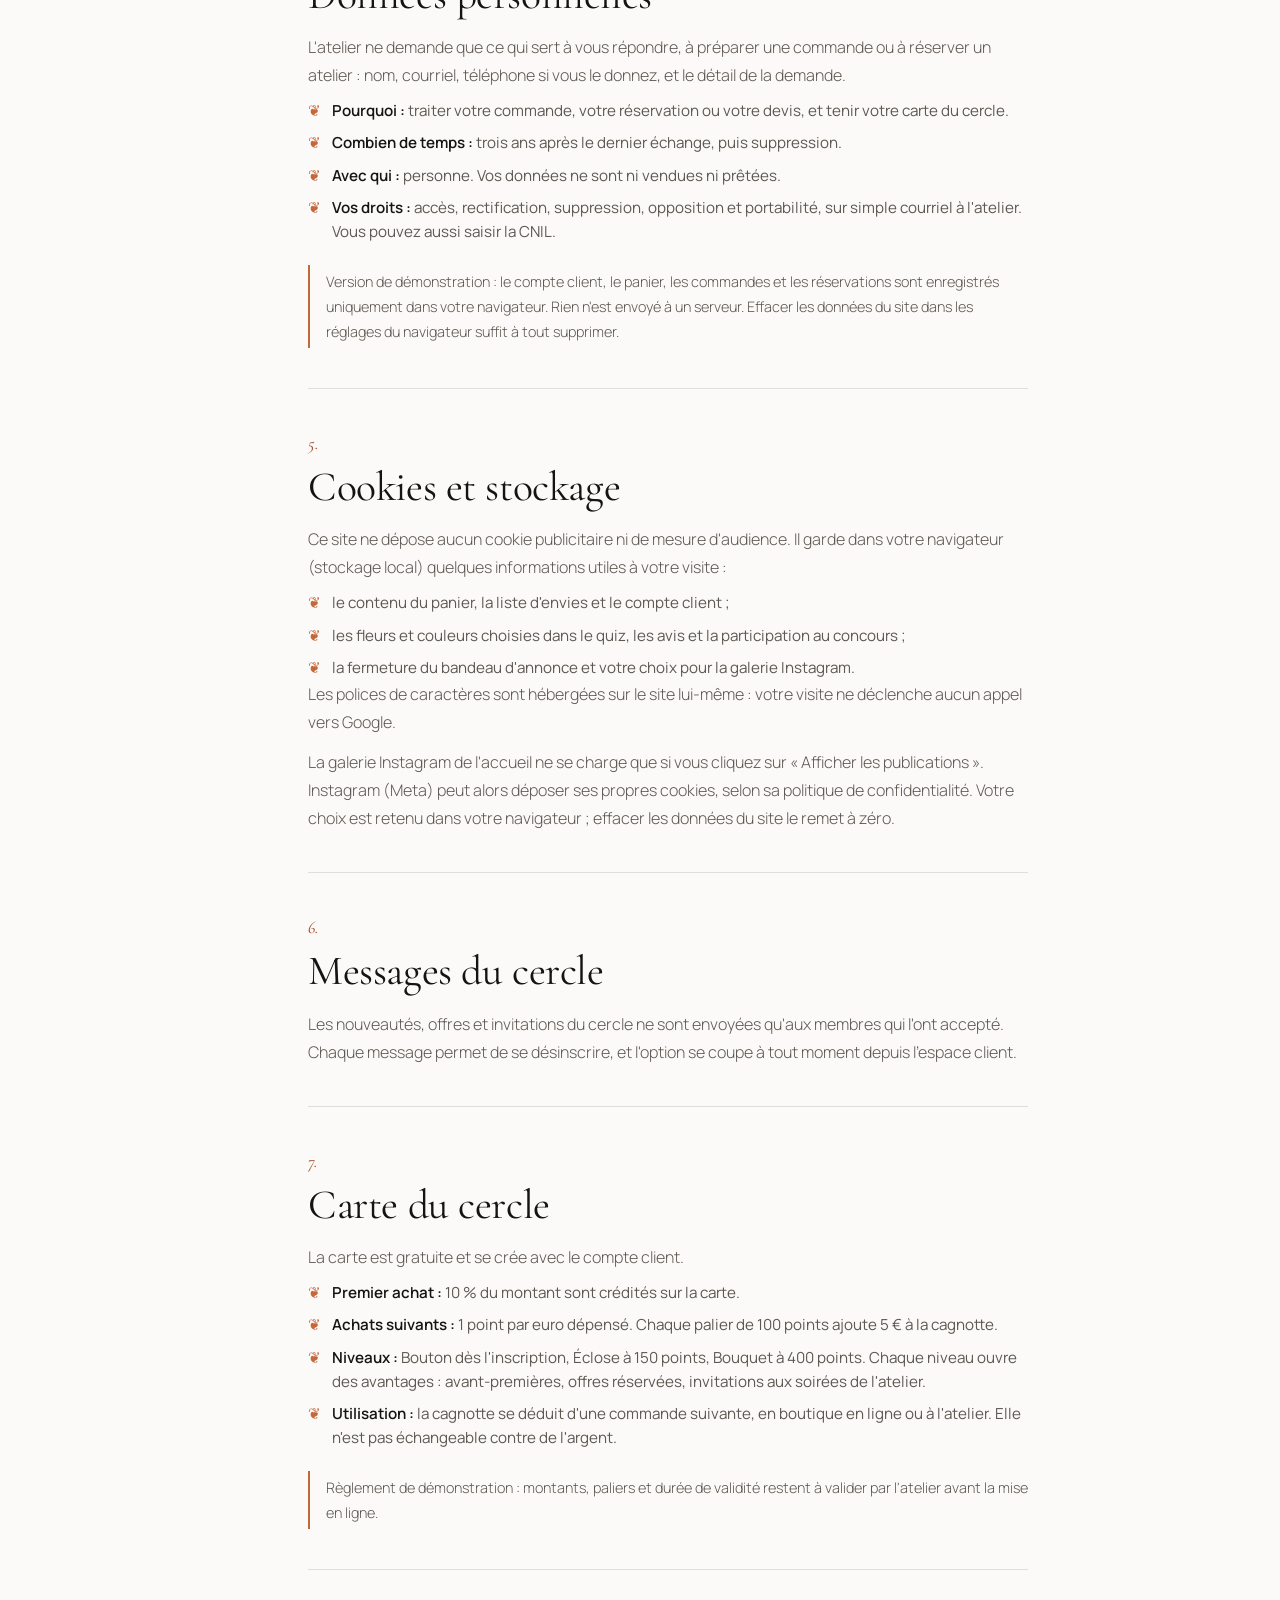
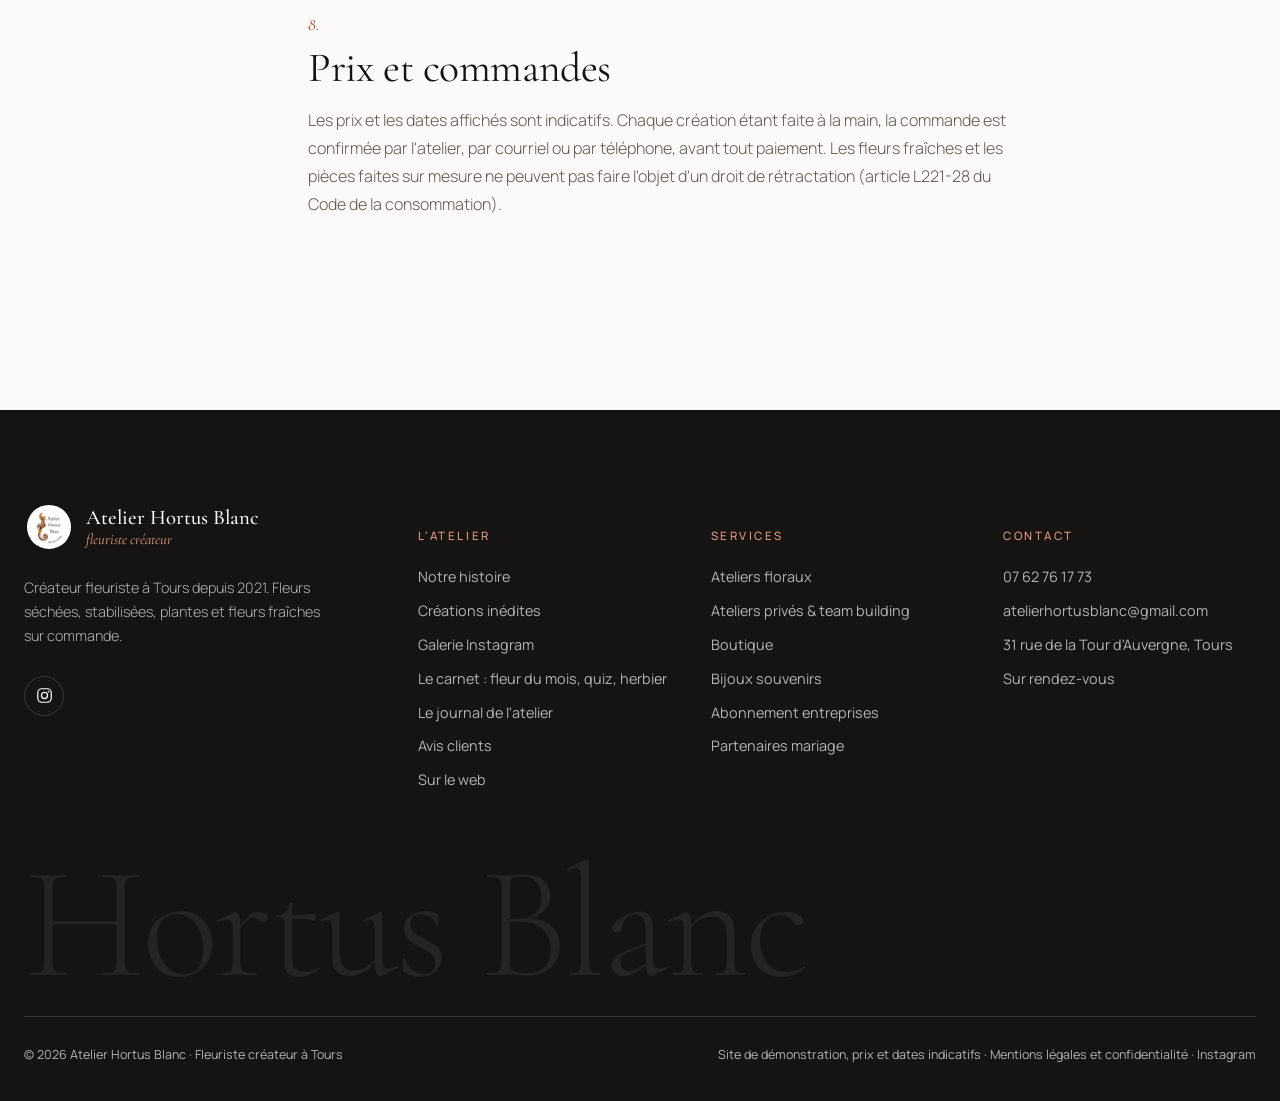
<file: mentions-legales.html>
<!doctype html>
<html lang="fr">
<head>
<meta charset="utf-8">
<meta name="viewport" content="width=device-width, initial-scale=1, viewport-fit=cover">
<!-- Aperçu : la page ne doit pas apparaître dans Google. Retirer cette ligne au lancement officiel. -->
<meta name="robots" content="noindex">
<title>Mentions légales · Atelier Hortus Blanc</title>
<meta name="description" content="Mentions légales, données personnelles, stockage local et règlement de la carte du cercle de l'Atelier Hortus Blanc, fleuriste créateur à Tours.">
<link rel="preload" href="assets/fonts/cormorant-garamond.woff2" as="font" type="font/woff2" crossorigin>
<link rel="preload" href="assets/fonts/cormorant-garamond-italique.woff2" as="font" type="font/woff2" crossorigin>
<link rel="preload" href="assets/fonts/manrope.woff2" as="font" type="font/woff2" crossorigin>
<link rel="icon" href="favicon.ico" sizes="any">
<link rel="icon" href="images/favicon-64.png" type="image/png">
<link rel="apple-touch-icon" href="images/apple-touch-icon.png">
<link rel="manifest" href="site.webmanifest">
<meta name="theme-color" content="#17302A">
<link rel="stylesheet" href="assets/style.css">
<link rel="preload" href="assets/donnees.js" as="script">
<link rel="preload" href="assets/app.js" as="script">
<style>
  .legal { padding-top: 0; }
  .legal .wrap { display: grid; grid-template-columns: 220px minmax(0, 1fr); gap: 64px; align-items: start; }
  .legal-toc { position: sticky; top: calc(110px + var(--strip, 0px)); display: grid; gap: 6px; font-size: .84rem; }
  .legal-toc a { color: var(--ink-soft); padding-block: 4px; }
  .legal-toc a:hover { color: var(--terra-ink); }
  .legal-block { scroll-margin-top: calc(110px + var(--strip, 0px)); padding-block: 8px 40px; border-bottom: 1px solid var(--line); }
  .legal-block:last-child { border-bottom: 0; }
  .legal-block + .legal-block { padding-top: 40px; }
  .legal-block h2 { font-size: clamp(1.9rem, 3.4vw, 2.6rem); margin: 8px 0 16px; }
  .legal-block .num { font-family: var(--serif); font-style: italic; color: var(--terra-ink); font-size: 1.1rem; }
  .facts { display: grid; grid-template-columns: max-content minmax(0, 1fr); gap: 8px 24px; margin-top: 12px; font-size: .95rem; }
  .facts dt { color: var(--ink-soft); }
  .facts dd { color: var(--ink); margin: 0; }
  .todo { font-style: italic; color: var(--terra-ink); }
  .demo-note { margin-top: 20px; border-left: 2px solid var(--terra); padding: 4px 0 4px 16px; font-size: .9rem; color: var(--ink-soft); }
  @media (max-width: 900px) {
    .legal .wrap { grid-template-columns: 1fr; gap: 32px; }
    .legal-toc { position: static; grid-template-columns: 1fr 1fr; }
  }
  @media (max-width: 520px) {
    .facts { grid-template-columns: 1fr; gap: 2px; }
    .facts dd { margin-bottom: 10px; }
  }
</style>
</head>
<body data-page="mentions">

<main>
  <section class="page-hero">
    <svg class="acanthe-bg" aria-hidden="true"><use href="#acanthe"/></svg>
    <div class="wrap">
      <div>
        <p class="crumbs"><a href="index.html">Accueil</a><span>/</span><span>Mentions légales</span></p>
        <p class="eyebrow">Informations légales</p>
        <h1>Mentions légales <em>et confidentialité.</em></h1>
      </div>
      <div>
        <p class="lead">Qui publie ce site, ce qu'il garde de vos visites et comment fonctionne la carte du cercle. Dernière mise à jour : 17 novembre 2026.</p>
      </div>
    </div>
  </section>

  <section class="section legal">
    <div class="wrap">
      <nav class="legal-toc" aria-label="Sommaire">
        <a href="#editeur">1. Éditeur du site</a>
        <a href="#hebergement">2. Hébergement</a>
        <a href="#propriete">3. Propriété intellectuelle</a>
        <a href="#donnees">4. Données personnelles</a>
        <a href="#stockage">5. Cookies et stockage</a>
        <a href="#messages">6. Messages du cercle</a>
        <a href="#carte">7. Carte du cercle</a>
        <a href="#ventes">8. Prix et commandes</a>
      </nav>

      <div class="prose">
        <div class="legal-block" id="editeur">
          <span class="num">1.</span>
          <h2>Éditeur du site</h2>
          <dl class="facts">
            <dt>Nom commercial</dt><dd>Atelier Hortus Blanc</dd>
            <dt>Responsable de la publication</dt><dd>Charly Dubois</dd>
            <dt>Adresse</dt><dd>31 rue de la Tour d'Auvergne, 37000 Tours (accueil sur rendez-vous)</dd>
            <dt>Téléphone</dt><dd><a href="tel:+33762761773">07 62 76 17 73</a></dd>
            <dt>Courriel</dt><dd><a href="mailto:atelierhortusblanc@gmail.com">atelierhortusblanc@gmail.com</a></dd>
            <dt>Statut et SIRET</dt><dd class="todo">À compléter avant la mise en ligne</dd>
          </dl>
        </div>

        <div class="legal-block" id="hebergement">
          <span class="num">2.</span>
          <h2>Hébergement</h2>
          <p>Version d'aperçu, hébergée par GitHub Pages. L'hébergeur définitif sera indiqué ici au lancement du site.</p>
          <dl class="facts">
            <dt>Hébergeur</dt><dd>GitHub, Inc. (service GitHub Pages)</dd>
            <dt>Adresse</dt><dd>88 Colin P. Kelly Jr. Street, San Francisco, CA 94107, États-Unis</dd>
            <dt>Site</dt><dd><a href="https://pages.github.com/" target="_blank" rel="noopener">pages.github.com</a></dd>
          </dl>
        </div>

        <div class="legal-block" id="propriete">
          <span class="num">3.</span>
          <h2>Propriété intellectuelle</h2>
          <p>Les créations florales présentées, leurs photographies, les textes et le logo appartiennent à l'Atelier Hortus Blanc. Leur reproduction, même partielle, demande un accord écrit préalable.</p>
          <p>Vous pouvez partager une page ou une photo en citant l'atelier et en renvoyant vers ce site ou vers le compte Instagram <a href="https://www.instagram.com/atelierhortusblanc_fleuriste/" target="_blank" rel="noopener">@atelierhortusblanc_fleuriste</a>.</p>
        </div>

        <div class="legal-block" id="donnees">
          <span class="num">4.</span>
          <h2>Données personnelles</h2>
          <p>L'atelier ne demande que ce qui sert à vous répondre, à préparer une commande ou à réserver un atelier : nom, courriel, téléphone si vous le donnez, et le détail de la demande.</p>
          <ul class="prose-list">
            <li><b>Pourquoi :</b> traiter votre commande, votre réservation ou votre devis, et tenir votre carte du cercle.</li>
            <li><b>Combien de temps :</b> trois ans après le dernier échange, puis suppression.</li>
            <li><b>Avec qui :</b> personne. Vos données ne sont ni vendues ni prêtées.</li>
            <li><b>Vos droits :</b> accès, rectification, suppression, opposition et portabilité, sur simple courriel à l'atelier. Vous pouvez aussi saisir la <a href="https://www.cnil.fr/fr/plaintes" target="_blank" rel="noopener">CNIL</a>.</li>
          </ul>
          <p class="demo-note">Version de démonstration : le compte client, le panier, les commandes et les réservations sont enregistrés uniquement dans votre navigateur. Rien n'est envoyé à un serveur. Effacer les données du site dans les réglages du navigateur suffit à tout supprimer.</p>
        </div>

        <div class="legal-block" id="stockage">
          <span class="num">5.</span>
          <h2>Cookies et stockage</h2>
          <p>Ce site ne dépose aucun cookie publicitaire ni de mesure d'audience. Il garde dans votre navigateur (stockage local) quelques informations utiles à votre visite :</p>
          <ul class="prose-list">
            <li>le contenu du panier, la liste d'envies et le compte client ;</li>
            <li>les fleurs et couleurs choisies dans le quiz, les avis et la participation au concours ;</li>
            <li>la fermeture du bandeau d'annonce et votre choix pour la galerie Instagram.</li>
          </ul>
          <p>Les polices de caractères sont hébergées sur le site lui-même : votre visite ne déclenche aucun appel vers Google.</p>
          <p>La galerie Instagram de l'accueil ne se charge que si vous cliquez sur « Afficher les publications ». Instagram (Meta) peut alors déposer ses propres cookies, selon sa politique de confidentialité. Votre choix est retenu dans votre navigateur ; effacer les données du site le remet à zéro.</p>
        </div>

        <div class="legal-block" id="messages">
          <span class="num">6.</span>
          <h2>Messages du cercle</h2>
          <p>Les nouveautés, offres et invitations du cercle ne sont envoyées qu'aux membres qui l'ont accepté. Chaque message permet de se désinscrire, et l'option se coupe à tout moment depuis l'espace client.</p>
        </div>

        <div class="legal-block" id="carte">
          <span class="num">7.</span>
          <h2>Carte du cercle</h2>
          <p>La carte est gratuite et se crée avec le compte client.</p>
          <ul class="prose-list">
            <li><b>Premier achat :</b> 10 % du montant sont crédités sur la carte.</li>
            <li><b>Achats suivants :</b> 1 point par euro dépensé. Chaque palier de 100 points ajoute 5 € à la cagnotte.</li>
            <li><b>Niveaux :</b> Bouton dès l'inscription, Éclose à 150 points, Bouquet à 400 points. Chaque niveau ouvre des avantages : avant-premières, offres réservées, invitations aux soirées de l'atelier.</li>
            <li><b>Utilisation :</b> la cagnotte se déduit d'une commande suivante, en boutique en ligne ou à l'atelier. Elle n'est pas échangeable contre de l'argent.</li>
          </ul>
          <p class="demo-note">Règlement de démonstration : montants, paliers et durée de validité restent à valider par l'atelier avant la mise en ligne.</p>
        </div>

        <div class="legal-block" id="ventes">
          <span class="num">8.</span>
          <h2>Prix et commandes</h2>
          <p>Les prix et les dates affichés sont indicatifs. Chaque création étant faite à la main, la commande est confirmée par l'atelier, par courriel ou par téléphone, avant tout paiement. Les fleurs fraîches et les pièces faites sur mesure ne peuvent pas faire l'objet d'un droit de rétractation (article L221-28 du Code de la consommation).</p>
        </div>
      </div>
    </div>
  </section>
</main>
<script src="assets/donnees.js"></script>
<script src="assets/app.js"></script>
</body>
</html>
</file>
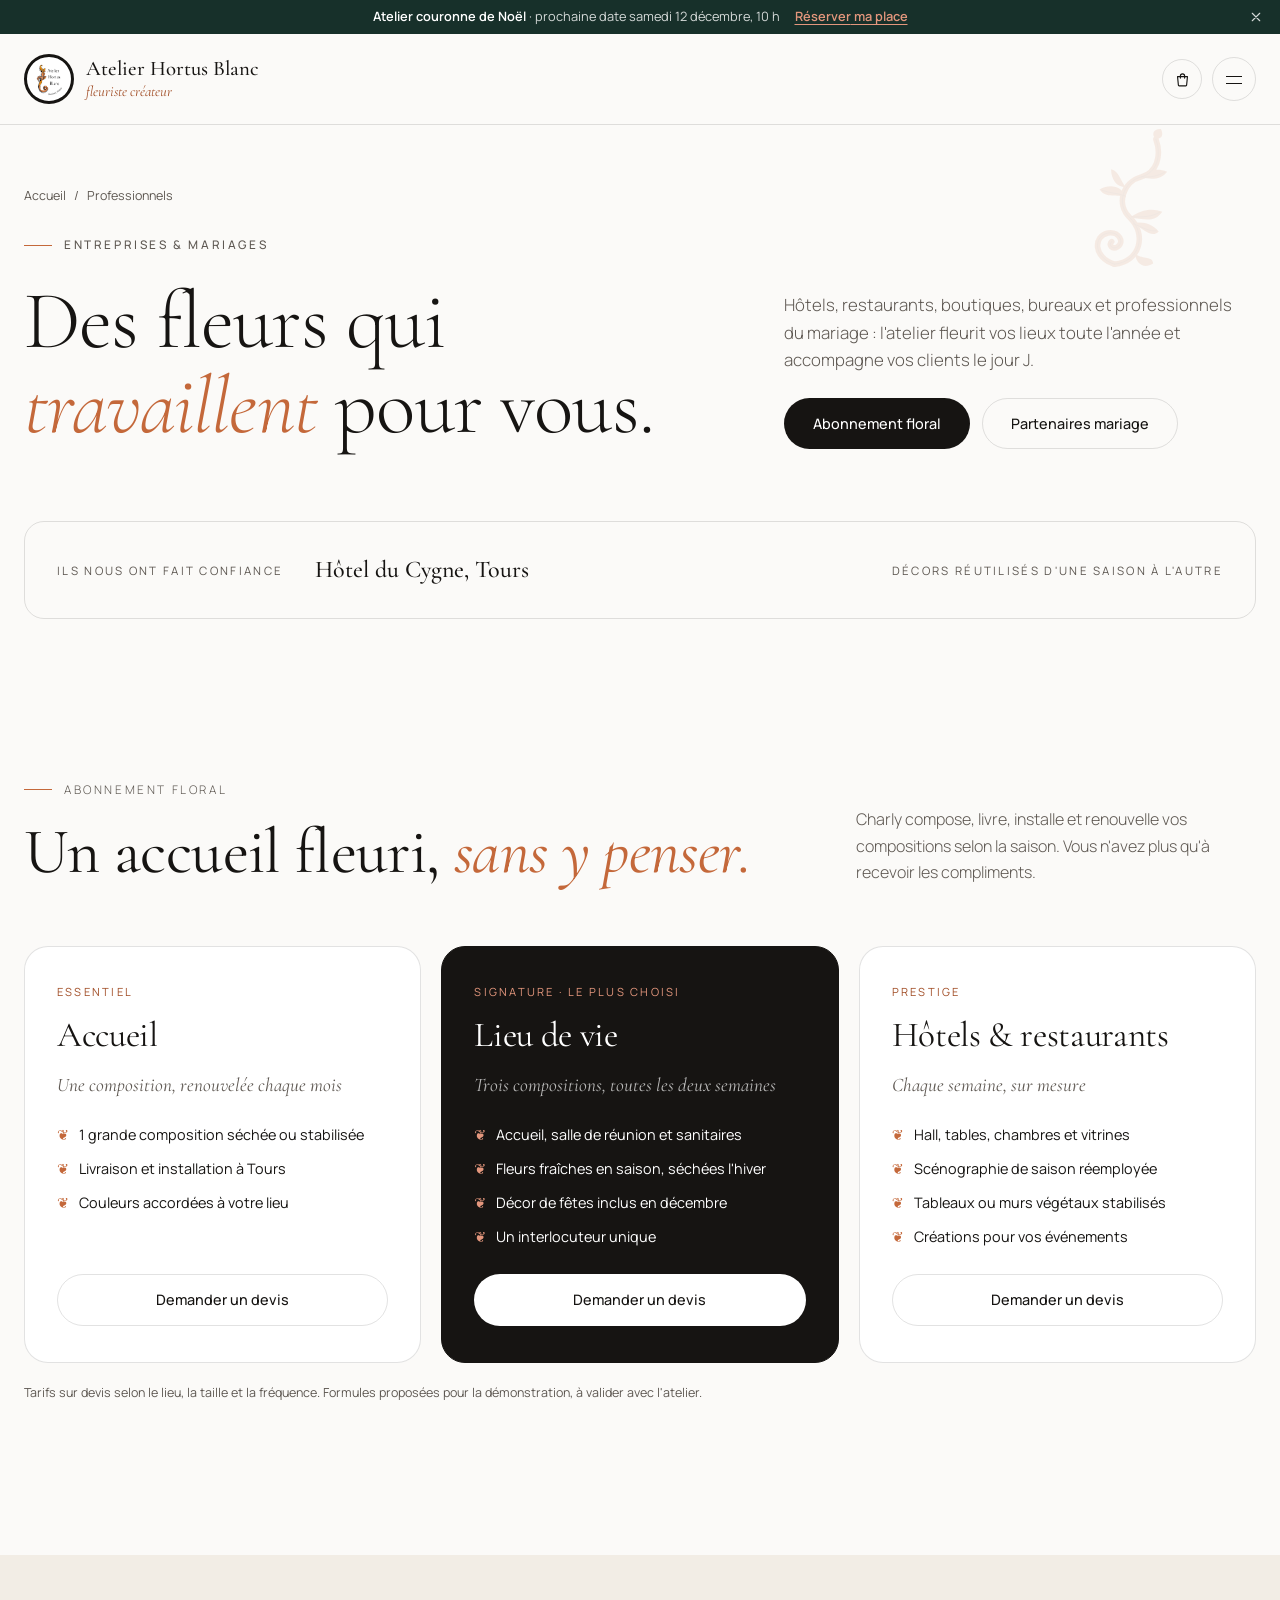
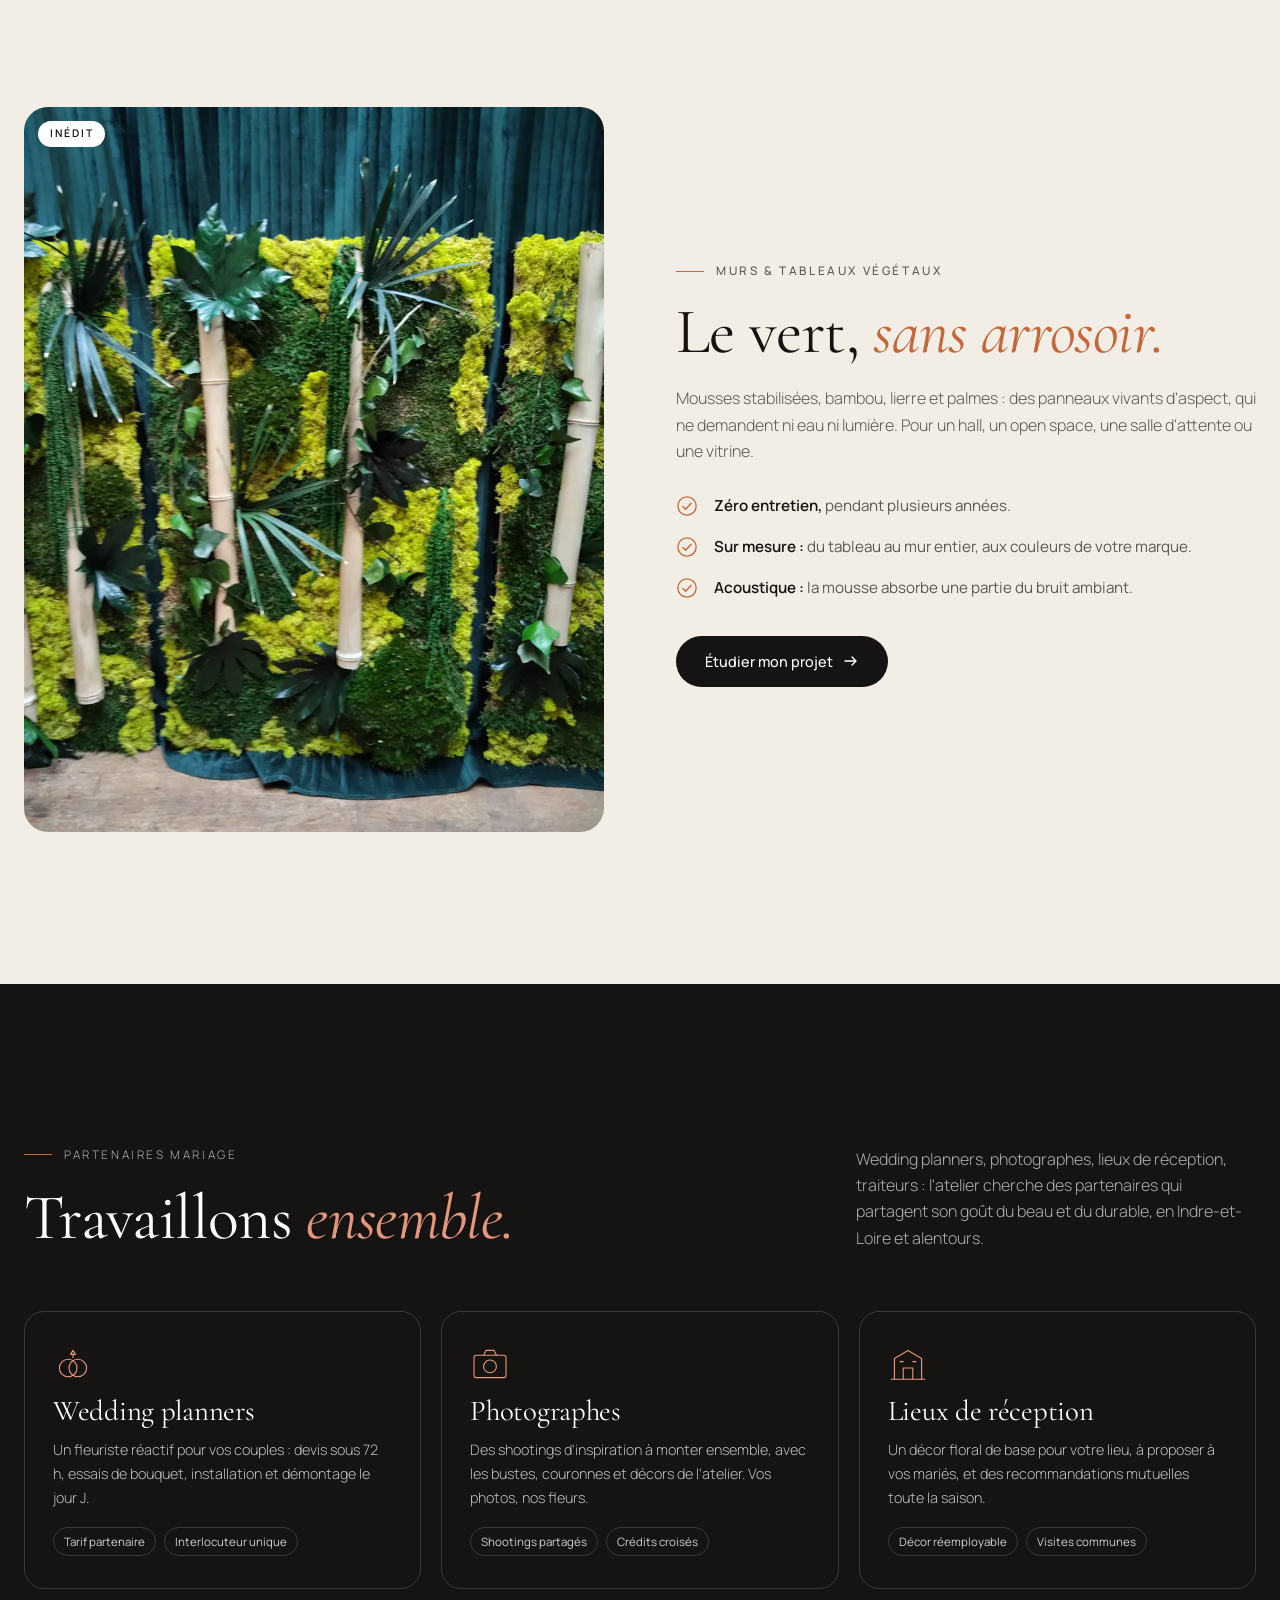
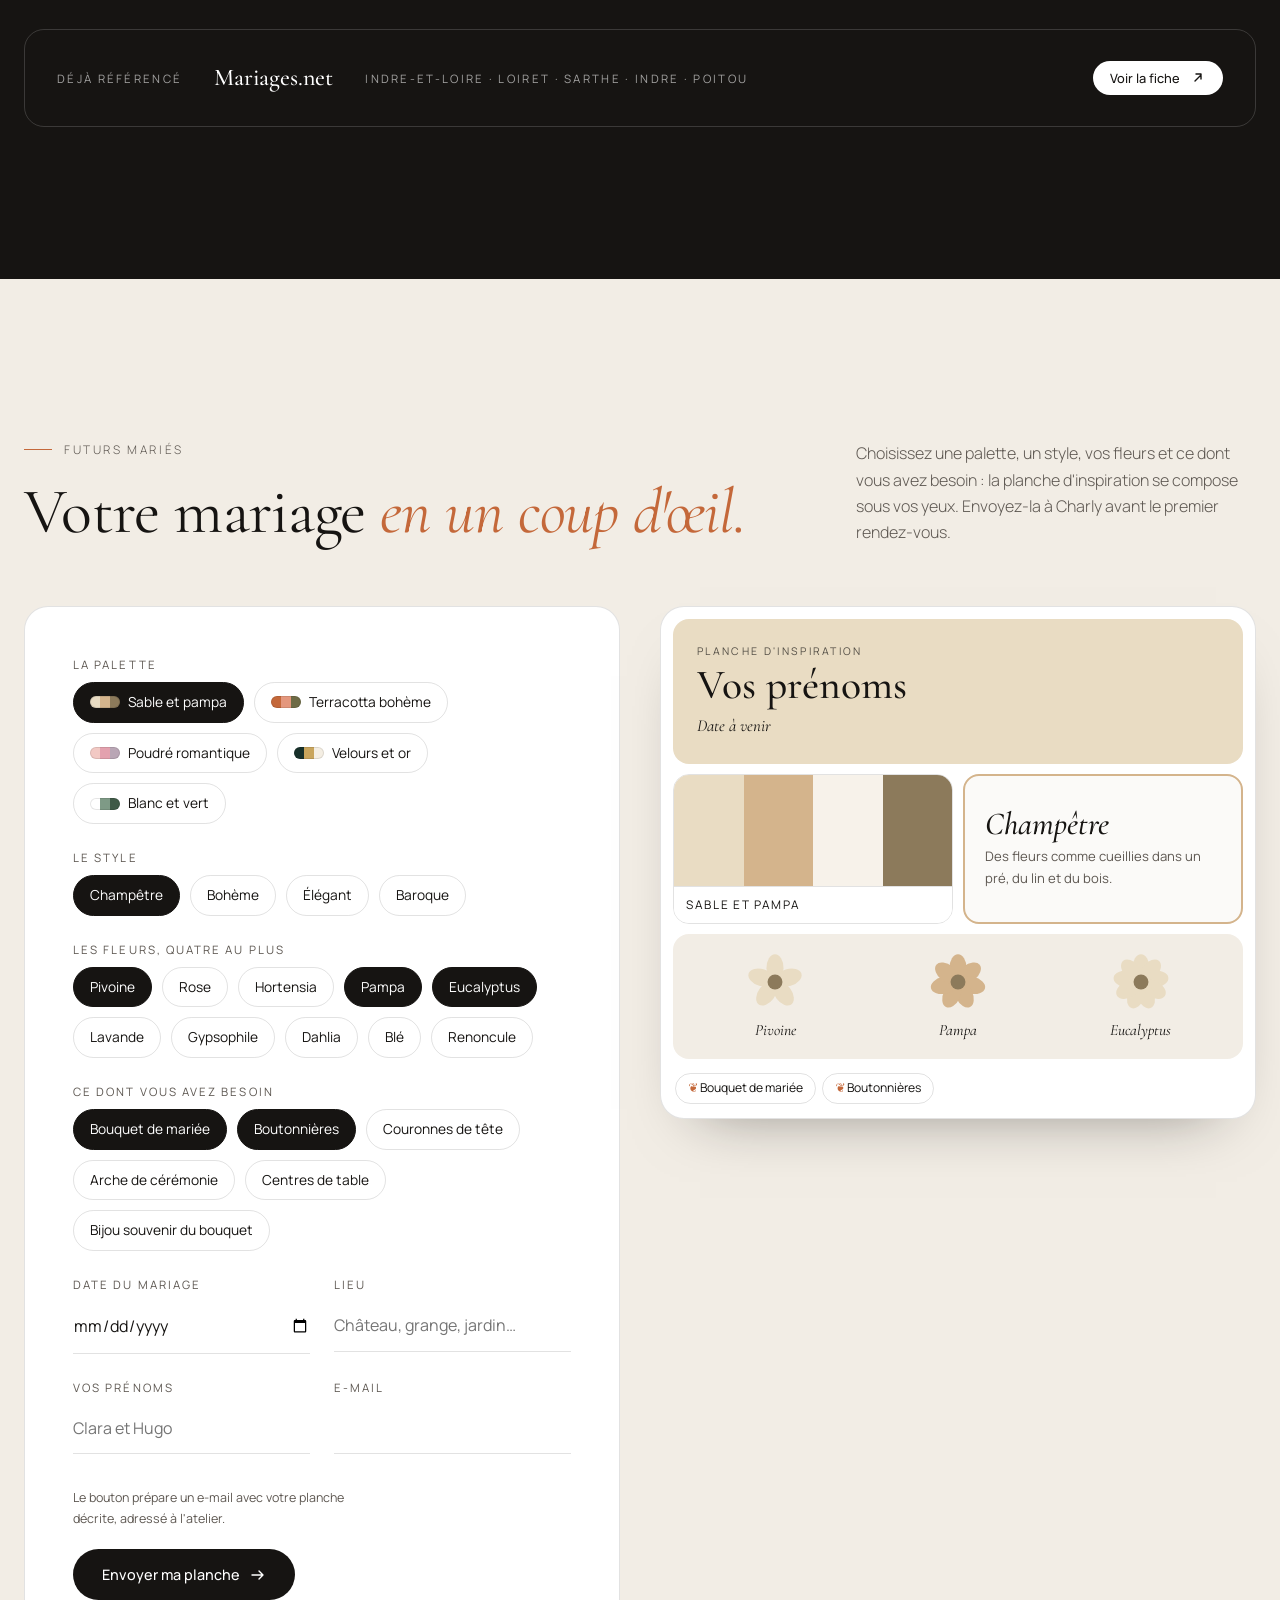
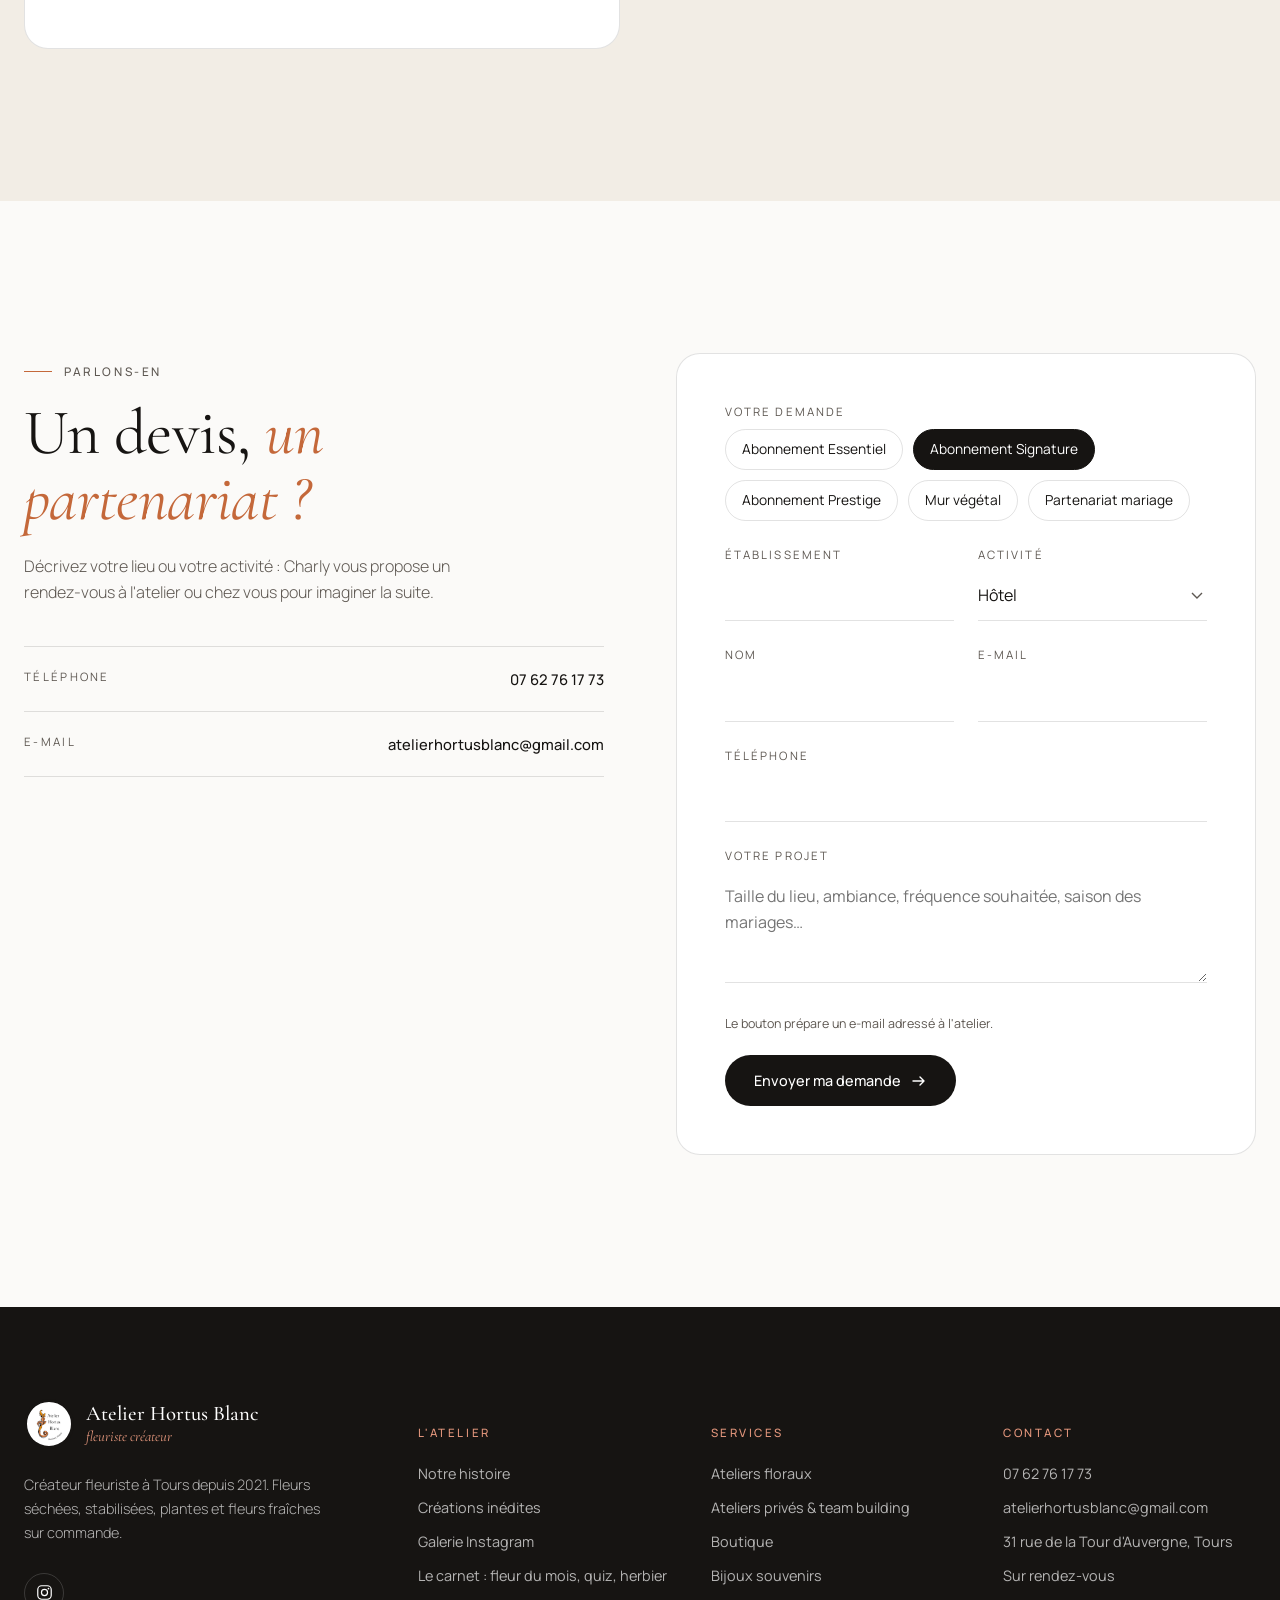
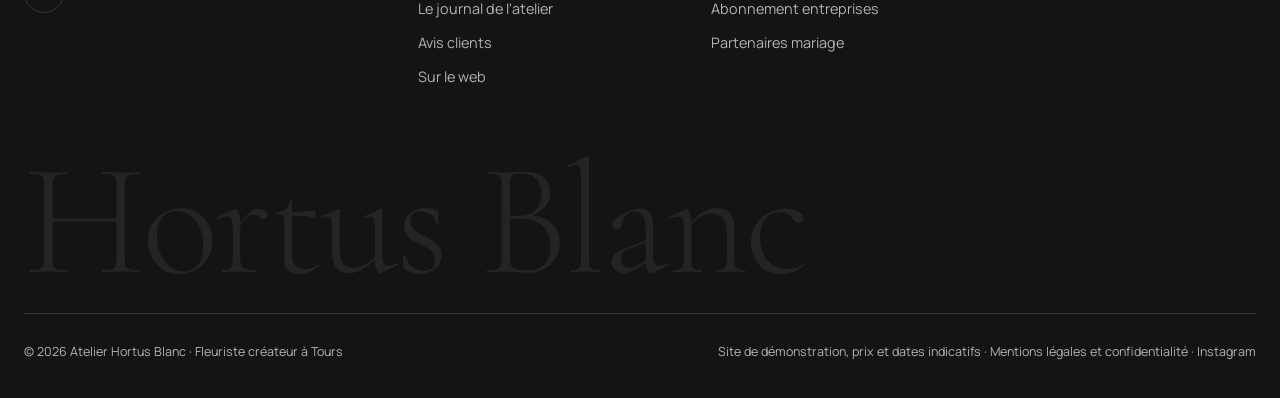
<file: pros.html>
<!doctype html>
<html lang="fr">
<head>
<meta charset="utf-8">
<meta name="viewport" content="width=device-width, initial-scale=1, viewport-fit=cover">
<!-- Aperçu : la page ne doit pas apparaître dans Google. Retirer cette ligne au lancement officiel. -->
<meta name="robots" content="noindex">
<title>Pros & mariages · Atelier Hortus Blanc</title>
<meta name="description" content="Abonnement floral pour hôtels, restaurants, commerces et bureaux à Tours, murs végétaux stabilisés, et partenariats avec les professionnels du mariage.">
<link rel="preload" href="assets/fonts/cormorant-garamond.woff2" as="font" type="font/woff2" crossorigin>
<link rel="preload" href="assets/fonts/cormorant-garamond-italique.woff2" as="font" type="font/woff2" crossorigin>
<link rel="preload" href="assets/fonts/manrope.woff2" as="font" type="font/woff2" crossorigin>
<link rel="icon" href="favicon.ico" sizes="any">
<link rel="icon" href="images/favicon-64.png" type="image/png">
<link rel="apple-touch-icon" href="images/apple-touch-icon.png">
<link rel="manifest" href="site.webmanifest">
<meta name="theme-color" content="#17302A">
<meta property="og:type" content="website">
<meta property="og:locale" content="fr_FR">
<meta property="og:site_name" content="Atelier Hortus Blanc">
<meta property="og:title" content="Pros &amp; mariages · Atelier Hortus Blanc">
<meta property="og:description" content="Abonnement floral pour hôtels, restaurants, commerces et bureaux à Tours, murs végétaux stabilisés, et partenariats avec les professionnels du mariage.">
<!-- Aperçu de partage : remplacer par l'adresse complète une fois le site en ligne (ex. https://.../images/partage.jpg) -->
<meta property="og:image" content="https://dumber37.github.io/atelier-hortus-blanc/images/partage.jpg">
<meta property="og:image:width" content="1200">
<meta property="og:image:height" content="630">
<meta name="twitter:card" content="summary_large_image">
<link rel="stylesheet" href="assets/style.css">
<link rel="preload" href="assets/donnees.js" as="script">
<link rel="preload" href="assets/app.js" as="script">
</head>
<body data-page="pros">

<main>
  <section class="page-hero">
    <svg class="acanthe-bg" aria-hidden="true"><use href="#acanthe"/></svg>
    <div class="wrap">
      <div>
        <p class="crumbs"><a href="index.html">Accueil</a><span>/</span><span>Professionnels</span></p>
        <p class="eyebrow">Entreprises &amp; mariages</p>
        <h1>Des fleurs qui <em>travaillent</em> pour vous.</h1>
      </div>
      <div>
        <p class="lead">Hôtels, restaurants, boutiques, bureaux et professionnels du mariage : l'atelier fleurit vos lieux toute l'année et accompagne vos clients le jour J.</p>
        <div class="actions">
          <a class="btn btn-primary" href="#abonnement">Abonnement floral</a>
          <a class="btn btn-ghost" href="#partenaires">Partenaires mariage</a>
        </div>
      </div>
    </div>
  </section>

  <div class="wrap">
    <div class="ref-band reveal">
      <span>Ils nous ont fait confiance</span>
      <b>Hôtel du Cygne, Tours</b>
      <span style="margin-left:auto">Décors réutilisés d'une saison à l'autre</span>
    </div>
  </div>

  <!-- Abonnement entreprises (idée 3) -->
  <section class="section" id="abonnement">
    <div class="wrap">
      <div class="section-head">
        <div>
          <p class="eyebrow reveal">Abonnement floral</p>
          <h2 class="reveal d1">Un accueil fleuri, <em>sans y penser.</em></h2>
        </div>
        <p class="reveal d2">Charly compose, livre, installe et renouvelle vos compositions selon la saison. Vous n'avez plus qu'à recevoir les compliments.</p>
      </div>
      <div class="plans">
        <article class="plan reveal">
          <span class="kind">Essentiel</span>
          <h3>Accueil</h3>
          <p class="freq">Une composition, renouvelée chaque mois</p>
          <ul>
            <li>1 grande composition séchée ou stabilisée</li>
            <li>Livraison et installation à Tours</li>
            <li>Couleurs accordées à votre lieu</li>
          </ul>
          <a class="btn btn-ghost" href="#devis" data-plan="Essentiel">Demander un devis</a>
        </article>
        <article class="plan featured reveal d1">
          <span class="kind">Signature · le plus choisi</span>
          <h3>Lieu de vie</h3>
          <p class="freq">Trois compositions, toutes les deux semaines</p>
          <ul>
            <li>Accueil, salle de réunion et sanitaires</li>
            <li>Fleurs fraîches en saison, séchées l'hiver</li>
            <li>Décor de fêtes inclus en décembre</li>
            <li>Un interlocuteur unique</li>
          </ul>
          <a class="btn btn-light" href="#devis" data-plan="Signature">Demander un devis</a>
        </article>
        <article class="plan reveal d2">
          <span class="kind">Prestige</span>
          <h3>Hôtels &amp; restaurants</h3>
          <p class="freq">Chaque semaine, sur mesure</p>
          <ul>
            <li>Hall, tables, chambres et vitrines</li>
            <li>Scénographie de saison réemployée</li>
            <li>Tableaux ou murs végétaux stabilisés</li>
            <li>Créations pour vos événements</li>
          </ul>
          <a class="btn btn-ghost" href="#devis" data-plan="Prestige">Demander un devis</a>
        </article>
      </div>
      <p class="note" style="margin-top:20px">Tarifs sur devis selon le lieu, la taille et la fréquence. Formules proposées pour la démonstration, à valider avec l'atelier.</p>
    </div>
  </section>

  <!-- Murs végétaux -->
  <section class="section bg-sand">
    <div class="wrap split">
      <button class="split-photo photo reveal" data-lightbox="images/tableaux-vegetaux-large.webp" data-title="Triptyque Bambou" data-sub="Tableaux végétaux stabilisés, sans entretien" data-alt="Trois tableaux de mousse stabilisée verte avec bambou et lierre" aria-label="Agrandir la photo des tableaux végétaux">
        <img width="800" height="1067" src="images/tableaux-vegetaux-800.webp" srcset="images/tableaux-vegetaux-800.webp 800w, images/tableaux-vegetaux-large.webp 1400w" sizes="(max-width: 960px) 100vw, 45vw" alt="Trois tableaux de mousse stabilisée verte avec bambou et lierre" loading="lazy">
        <span class="badge-inedit">Inédit</span>
      </button>
      <div>
        <p class="eyebrow reveal">Murs &amp; tableaux végétaux</p>
        <h2 class="reveal d1" style="margin:18px 0 20px">Le vert, <em>sans arrosoir.</em></h2>
        <p class="reveal d2" style="color:var(--ink-soft);font-weight:300">Mousses stabilisées, bambou, lierre et palmes : des panneaux vivants d'aspect, qui ne demandent ni eau ni lumière. Pour un hall, un open space, une salle d'attente ou une vitrine.</p>
        <ul class="check-list reveal d2">
          <li><svg><use href="#check"/></svg><span><b>Zéro entretien,</b> pendant plusieurs années.</span></li>
          <li><svg><use href="#check"/></svg><span><b>Sur mesure :</b> du tableau au mur entier, aux couleurs de votre marque.</span></li>
          <li><svg><use href="#check"/></svg><span><b>Acoustique :</b> la mousse absorbe une partie du bruit ambiant.</span></li>
        </ul>
        <a class="btn btn-primary reveal d3" href="#devis" data-plan="Mur végétal">Étudier mon projet <svg class="go"><use href="#arrow"/></svg></a>
      </div>
    </div>
  </section>

  <!-- Partenaires mariage (idée 8) -->
  <section class="section bg-ink" id="partenaires">
    <div class="wrap">
      <div class="section-head">
        <div>
          <p class="eyebrow reveal">Partenaires mariage</p>
          <h2 class="reveal d1">Travaillons <em>ensemble.</em></h2>
        </div>
        <p class="reveal d2">Wedding planners, photographes, lieux de réception, traiteurs : l'atelier cherche des partenaires qui partagent son goût du beau et du durable, en Indre-et-Loire et alentours.</p>
      </div>
      <div class="formats">
        <article class="format reveal">
          <svg><use href="#i-rings"/></svg>
          <h3>Wedding planners</h3>
          <p>Un fleuriste réactif pour vos couples : devis sous 72 h, essais de bouquet, installation et démontage le jour J.</p>
          <div class="facts-mini"><span>Tarif partenaire</span><span>Interlocuteur unique</span></div>
        </article>
        <article class="format reveal d1">
          <svg><use href="#i-camera"/></svg>
          <h3>Photographes</h3>
          <p>Des shootings d'inspiration à monter ensemble, avec les bustes, couronnes et décors de l'atelier. Vos photos, nos fleurs.</p>
          <div class="facts-mini"><span>Shootings partagés</span><span>Crédits croisés</span></div>
        </article>
        <article class="format reveal d2">
          <svg><use href="#i-building"/></svg>
          <h3>Lieux de réception</h3>
          <p>Un décor floral de base pour votre lieu, à proposer à vos mariés, et des recommandations mutuelles toute la saison.</p>
          <div class="facts-mini"><span>Décor réemployable</span><span>Visites communes</span></div>
        </article>
      </div>
      <div class="ref-band reveal" style="margin-top:40px;border-color:var(--line-inv)">
        <span style="color:rgba(255,255,255,.6)">Déjà référencé</span>
        <b>Mariages.net</b>
        <span style="color:rgba(255,255,255,.6)">Indre-et-Loire · Loiret · Sarthe · Indre · Poitou</span>
        <a class="btn btn-light btn-small" style="margin-left:auto" href="https://www.mariages.net/fleurs-mariage/atelier-hortus-blanc--e299714" target="_blank" rel="noopener">Voir la fiche <svg><use href="#out"/></svg></a>
      </div>
    </div>
  </section>

  <!-- Moodboard des futurs mariés -->
  <section class="section bg-sand" id="moodboard">
    <div class="wrap">
      <div class="section-head">
        <div>
          <p class="eyebrow reveal">Futurs mariés</p>
          <h2 class="reveal d1">Votre mariage <em>en un coup d'œil.</em></h2>
        </div>
        <p class="reveal d2">Choisissez une palette, un style, vos fleurs et ce dont vous avez besoin : la planche d'inspiration se compose sous vos yeux. Envoyez-la à Charly avant le premier rendez-vous.</p>
      </div>
      <div class="mood">
        <form class="form-card reveal" id="mood-form" novalidate>
          <div id="mood-body">
            <div class="field"><span class="label">La palette</span><div class="chips palette-chips" id="md-palette"></div></div>
            <div class="field"><span class="label">Le style</span><div class="chips" id="md-style"></div></div>
            <div class="field"><span class="label">Les fleurs, quatre au plus</span><div class="chips" id="md-flowers"></div></div>
            <div class="field"><span class="label">Ce dont vous avez besoin</span><div class="chips" id="md-items"></div></div>
            <div class="field-row">
              <div class="field"><label for="md-date">Date du mariage</label><input id="md-date" type="date"></div>
              <div class="field"><label for="md-place">Lieu</label><input id="md-place" placeholder="Château, grange, jardin…"></div>
            </div>
            <div class="field-row">
              <div class="field"><label for="md-name">Vos prénoms</label><input id="md-name" autocomplete="name" placeholder="Clara et Hugo"></div>
              <div class="field"><label for="md-email">E-mail</label><input id="md-email" type="email" autocomplete="email"></div>
            </div>
            <div class="form-foot">
              <small data-direct="Le bouton envoie votre planche directement à l'atelier.">Le bouton prépare un e-mail avec votre planche décrite, adressé à l'atelier.</small>
              <button type="submit" class="btn btn-primary">Envoyer ma planche <svg class="go"><use href="#arrow"/></svg></button>
            </div>
          </div>
          <div class="thanks" id="mood-thanks" hidden>
            <span data-logo data-alt=""></span>
            <h3>Belle <em>inspiration.</em></h3>
            <p data-direct="Votre planche est bien envoyée à l'atelier. Charly vous propose un rendez-vous pour en parler, avec un essai de bouquet si vous le souhaitez.">Votre messagerie s'ouvre avec la planche décrite. Charly vous propose un rendez-vous pour en parler, avec un essai de bouquet si vous le souhaitez.</p>
          </div>
        </form>
        <div class="mood-board reveal d1" id="mood-board" aria-live="polite"></div>
      </div>
    </div>
  </section>

  <!-- Formulaire -->
  <section class="section" id="devis">
    <div class="wrap split" style="align-items:start">
      <div>
        <p class="eyebrow reveal">Parlons-en</p>
        <h2 class="reveal d1" style="margin:18px 0 20px">Un devis, <em>un partenariat ?</em></h2>
        <p class="reveal d2" style="color:var(--ink-soft);font-weight:300;max-width:440px">Décrivez votre lieu ou votre activité : Charly vous propose un rendez-vous à l'atelier ou chez vous pour imaginer la suite.</p>
        <ul class="contact-list reveal d3">
          <li><span>Téléphone</span><a href="tel:+33762761773">07 62 76 17 73</a></li>
          <li><span>E-mail</span><a href="mailto:atelierhortusblanc@gmail.com">atelierhortusblanc@gmail.com</a></li>
        </ul>
      </div>
      <form class="form-card reveal d1" id="pro-form" novalidate>
        <div id="pro-body">
          <div class="field">
            <span class="label">Votre demande</span>
            <div class="chips" id="pro-kinds">
              <label><input type="radio" name="pkind" value="Abonnement Essentiel"><span>Abonnement Essentiel</span></label>
              <label><input type="radio" name="pkind" value="Abonnement Signature" checked><span>Abonnement Signature</span></label>
              <label><input type="radio" name="pkind" value="Abonnement Prestige"><span>Abonnement Prestige</span></label>
              <label><input type="radio" name="pkind" value="Mur végétal"><span>Mur végétal</span></label>
              <label><input type="radio" name="pkind" value="Partenariat mariage"><span>Partenariat mariage</span></label>
            </div>
          </div>
          <div class="field-row">
            <div class="field"><label for="p-company">Établissement</label><input id="p-company" autocomplete="organization"></div>
            <div class="field">
              <label for="p-sector">Activité</label>
              <select id="p-sector"><option>Hôtel</option><option>Restaurant / bar</option><option>Boutique</option><option>Bureaux</option><option>Wedding planner</option><option>Photographe</option><option>Lieu de réception</option><option>Autre</option></select>
            </div>
          </div>
          <div class="field-row">
            <div class="field"><label for="p-name">Nom</label><input id="p-name" autocomplete="name"></div>
            <div class="field"><label for="p-email">E-mail</label><input id="p-email" type="email" autocomplete="email"></div>
          </div>
          <div class="field"><label for="p-tel">Téléphone</label><input id="p-tel" type="tel" autocomplete="tel"></div>
          <div class="field"><label for="p-msg">Votre projet</label><textarea id="p-msg" placeholder="Taille du lieu, ambiance, fréquence souhaitée, saison des mariages…"></textarea></div>
          <div class="form-foot">
            <small data-direct="Le bouton envoie votre demande directement à l'atelier.">Le bouton prépare un e-mail adressé à l'atelier.</small>
            <button type="submit" class="btn btn-primary">Envoyer ma demande <svg class="go"><use href="#arrow"/></svg></button>
          </div>
        </div>
        <div class="thanks" id="pro-thanks" hidden>
          <span data-logo data-alt=""></span>
          <h3>Merci, <em>à très vite.</em></h3>
          <p data-direct="Votre demande est bien envoyée à l'atelier. Charly vous répond sous 48 h.">Votre messagerie s'ouvre avec la demande pré-remplie. Charly vous répond sous 48 h.</p>
        </div>
      </form>
    </div>
  </section>
</main>

<script src="assets/donnees.js"></script>
<script src="assets/app.js"></script>
<script>
  const { $, setErr, validEmail, validTel, mailto, envoyer, prefill, saveRequest } = HB;

  // Les boutons des formules présélectionnent la demande
  document.querySelectorAll('[data-plan]').forEach(a => a.addEventListener('click', () => {
    const want = a.dataset.plan === 'Mur végétal' ? 'Mur végétal' : `Abonnement ${a.dataset.plan}`;
    const input = document.querySelector(`#pro-kinds input[value="${want}"]`);
    if (input) input.checked = true;
  }));
  document.querySelectorAll('a[href="#partenaires"]').forEach(a => a.addEventListener('click', () => {
    document.querySelector('#pro-kinds input[value="Partenariat mariage"]').checked = true;
  }));

  prefill({ name: 'p-name', email: 'p-email', tel: 'p-tel' });

  // ---------- Moodboard des futurs mariés ----------
  const PALETTES = [
    ['Sable et pampa', ['#E9DCC3', '#D4B48C', '#F7F2EA', '#8C7A5B']],
    ['Terracotta bohème', ['#C4683A', '#E4977D', '#D4A856', '#6E6B46']],
    ['Poudré romantique', ['#F2C9C4', '#E3A1AE', '#FBF6EE', '#B9A6B5']],
    ['Velours et or', ['#17302A', '#C9A55C', '#8C2F39', '#F4EEE3']],
    ['Blanc et vert', ['#FFFFFF', '#7E9A86', '#DCE3DE', '#3F5A47']]
  ];
  const STYLES = [['Champêtre', 'Des fleurs comme cueillies dans un pré, du lin et du bois.'], ['Bohème', 'Pampa, herbes folles et grands volumes libres.'], ['Élégant', 'Des lignes nettes, des roses et de la verdure tombante.'], ['Baroque', 'Des couleurs profondes, du velours et des bustes fleuris.']];
  const FLOWERS = ['Pivoine', 'Rose', 'Hortensia', 'Pampa', 'Eucalyptus', 'Lavande', 'Gypsophile', 'Dahlia', 'Blé', 'Renoncule'];
  const ITEMS = ['Bouquet de mariée', 'Boutonnières', 'Couronnes de tête', 'Arche de cérémonie', 'Centres de table', 'Bijou souvenir du bouquet'];
  const chip = (name, value, label, type, checked, extra = '') => `<label><input type="${type}" name="${name}" value="${value}"${checked ? ' checked' : ''}><span${extra}>${label}</span></label>`;
  $('md-palette').innerHTML = PALETTES.map(([n, c], i) => chip('md-p', i, n, 'radio', i === 0, ` style="--c1:${c[0]};--c2:${c[1]};--c3:${c[3]}"`)).join('');
  $('md-style').innerHTML = STYLES.map(([n], i) => chip('md-s', i, n, 'radio', i === 0)).join('');
  $('md-flowers').innerHTML = FLOWERS.map((n, i) => chip('md-f', n, n, 'checkbox', i === 0 || i === 3 || i === 4)).join('');
  $('md-items').innerHTML = ITEMS.map((n, i) => chip('md-i', n, n, 'checkbox', i < 2)).join('');

  const moodState = () => ({
    palette: PALETTES[document.querySelector('input[name="md-p"]:checked').value],
    style: STYLES[document.querySelector('input[name="md-s"]:checked').value],
    flowers: [...document.querySelectorAll('input[name="md-f"]:checked')].map(i => i.value),
    items: [...document.querySelectorAll('input[name="md-i"]:checked')].map(i => i.value)
  });
  // Petite fleur dessinée aux couleurs de la palette
  const bloom = (c, center, n) => `<svg viewBox="-30 -30 60 60" aria-hidden="true">${Array.from({ length: n }, (_, k) =>
    `<ellipse cx="0" cy="-13" rx="8" ry="13" fill="${c}" transform="rotate(${k * 360 / n})"/>`).join('')}<circle r="7" fill="${center}"/></svg>`;
  function drawMood() {
    const m = moodState(), [pName, cols] = m.palette;
    document.querySelectorAll('input[name="md-f"]').forEach(b => b.disabled = !b.checked && m.flowers.length >= 4);
    const date = $('md-date').value ? new Date($('md-date').value + 'T12:00').toLocaleDateString('fr-FR', { day: 'numeric', month: 'long', year: 'numeric' }) : 'Date à venir';
    const names = $('md-name').value.trim() || 'Vos prénoms';
    $('mood-board').innerHTML = `
      <div class="mb-title" style="background:${cols[0]};color:${cols[0] === '#17302A' ? '#F4EEE3' : '#161412'}">
        <small>Planche d'inspiration</small><b>${HB.esc(names)}</b><span>${date}${$('md-place').value.trim() ? ` · ${HB.esc($('md-place').value.trim())}` : ''}</span>
      </div>
      <div class="mb-palette">${cols.map(c => `<i style="background:${c}"></i>`).join('')}<span>${pName}</span></div>
      <div class="mb-style" style="border-color:${cols[1]}"><b>${m.style[0]}</b><p>${m.style[1]}</p></div>
      <div class="mb-flowers">${(m.flowers.length ? m.flowers : ['À choisir']).map((f, i) => `<figure>${bloom(cols[i % 2 ? 1 : 0] === '#FFFFFF' ? cols[2] : cols[i % 2 ? 1 : 0], cols[3], 5 + (i % 3) * 2)}<figcaption>${f}</figcaption></figure>`).join('')}</div>
      <ul class="mb-items">${(m.items.length ? m.items : ['À définir ensemble']).map(x => `<li>${x}</li>`).join('')}</ul>`;
  }
  $('mood-form').addEventListener('input', drawMood);
  $('mood-form').addEventListener('change', drawMood);
  prefill({ name: 'md-name', email: 'md-email' });
  drawMood();
  $('mood-form').addEventListener('submit', e => {
    e.preventDefault();
    const name = $('md-name'), email = $('md-email'), m = moodState();
    const ok = [
      setErr(name, name.value.trim() ? '' : 'Indiquez vos prénoms.'),
      setErr(email, validEmail(email.value) ? '' : 'Saisissez une adresse e-mail valide.')
    ];
    if (ok.includes(false)) return;
    const date = $('md-date').value ? HB.fmtDate($('md-date').value + 'T12:00') : 'à préciser';
    saveRequest('Moodboard mariage', `${m.palette[0]} · ${m.style[0]} · ${m.flowers.join(', ') || 'fleurs à choisir'} · ${date}`, email.value);
    envoyer(`Mariage : planche d'inspiration de ${name.value.trim()}`, [
      'Bonjour,', '', 'Voici notre planche d\'inspiration composée sur le site :', '',
      `Palette : ${m.palette[0]}`, `Style : ${m.style[0]}`, `Fleurs : ${m.flowers.join(', ') || 'à choisir ensemble'}`,
      `Besoins : ${m.items.join(', ') || 'à définir'}`, `Date : ${date}`, $('md-place').value.trim() ? `Lieu : ${$('md-place').value.trim()}` : '', '',
      `${name.value.trim()} · ${email.value.trim()}`
    ]);
    $('mood-body').hidden = true; $('mood-thanks').hidden = false;
  });
  $('pro-form').addEventListener('submit', e => {
    e.preventDefault();
    const company = $('p-company'), name = $('p-name'), email = $('p-email'), tel = $('p-tel');
    const ok = [
      setErr(company, company.value.trim() ? '' : 'Indiquez le nom de votre établissement.'),
      setErr(name, name.value.trim() ? '' : 'Indiquez votre nom.'),
      setErr(email, validEmail(email.value) ? '' : 'Saisissez une adresse e-mail valide.'),
      setErr(tel, validTel(tel.value) ? '' : 'Numéro invalide, par exemple 06 12 34 56 78.')
    ];
    if (ok.includes(false)) return;
    const kind = e.target.querySelector('input[name="pkind"]:checked').value;
    saveRequest(kind, `${company.value.trim()} (${$('p-sector').value})`, email.value);
    envoyer(`${kind} : ${company.value.trim()}`, [
      'Bonjour,', '', `Je vous contacte pour : ${kind}.`, '',
      `Établissement : ${company.value.trim()} (${$('p-sector').value})`,
      $('p-msg').value.trim() ? `Projet : ${$('p-msg').value.trim()}` : '', '',
      `${name.value.trim()} · ${email.value.trim()}${tel.value.trim() ? ' · ' + tel.value.trim() : ''}`
    ]);
    $('pro-body').hidden = true; $('pro-thanks').hidden = false;
  });
</script>
</body>
</html>
</file>
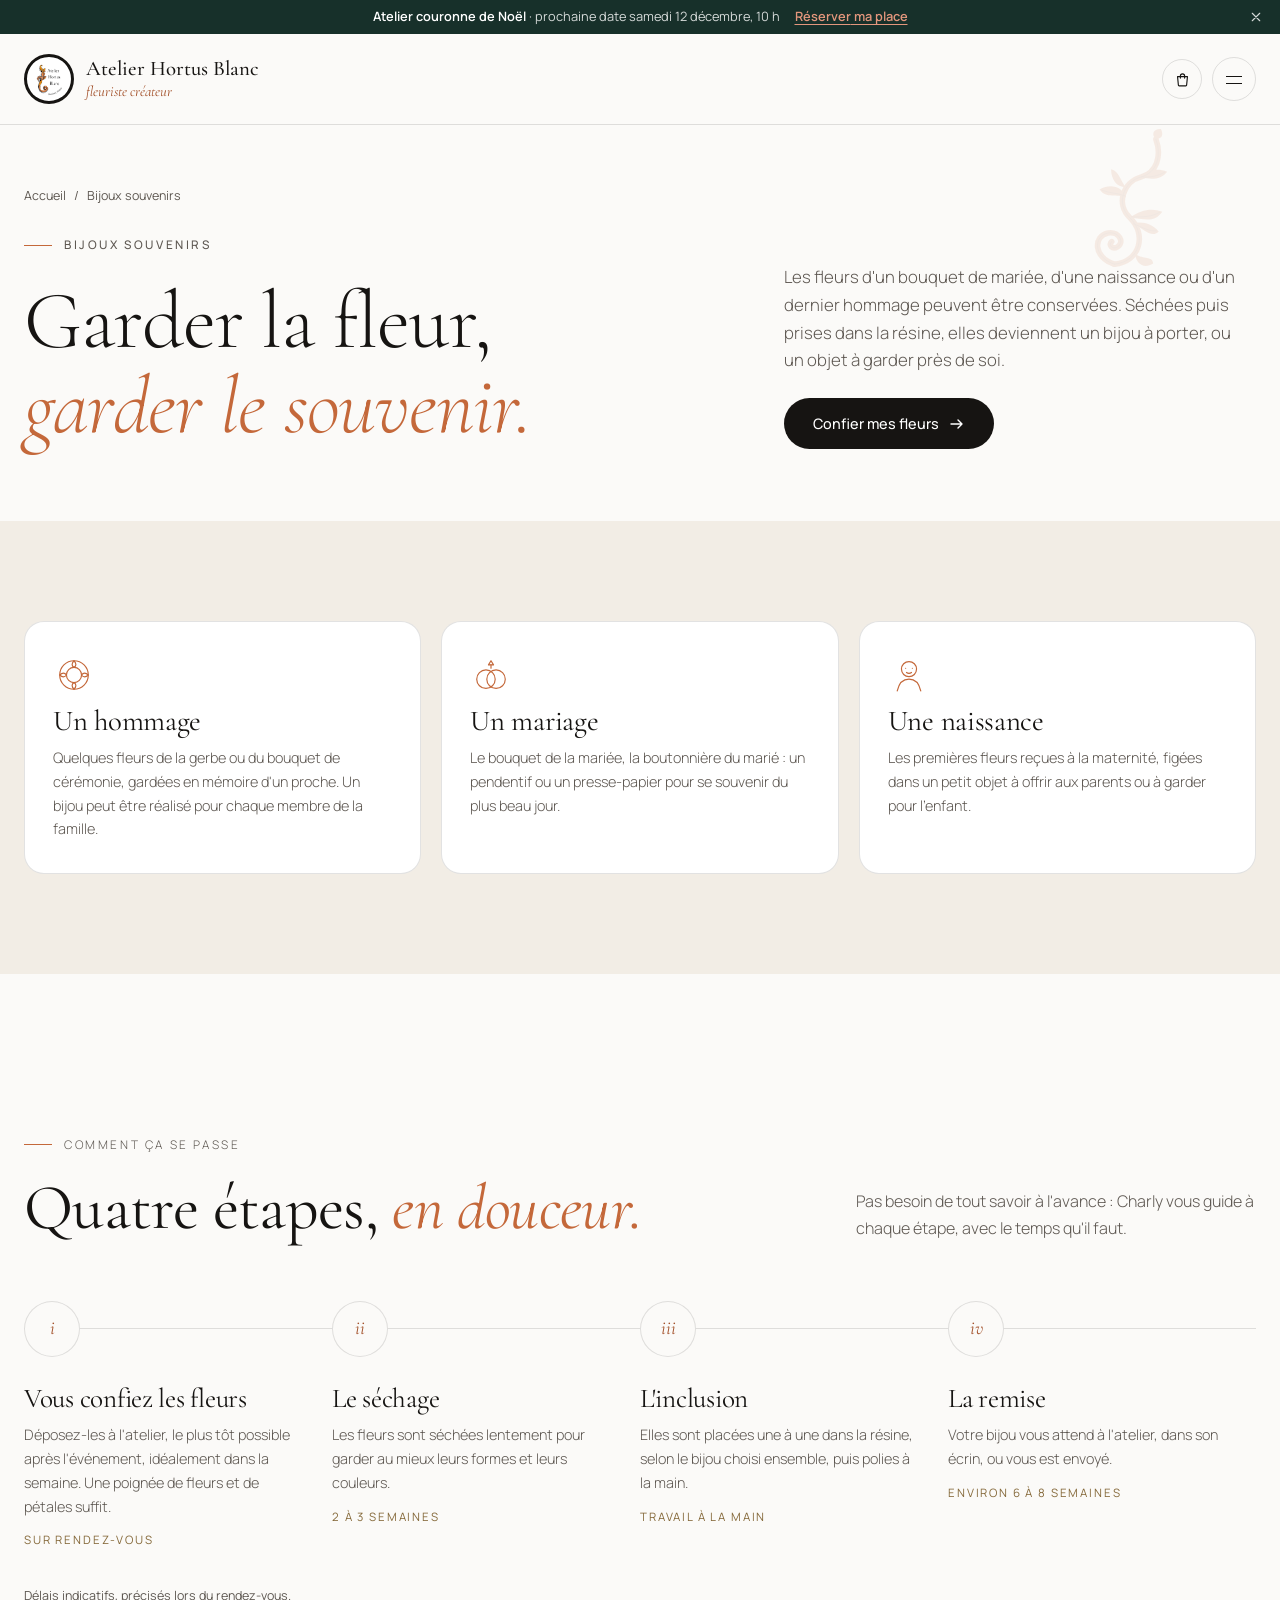
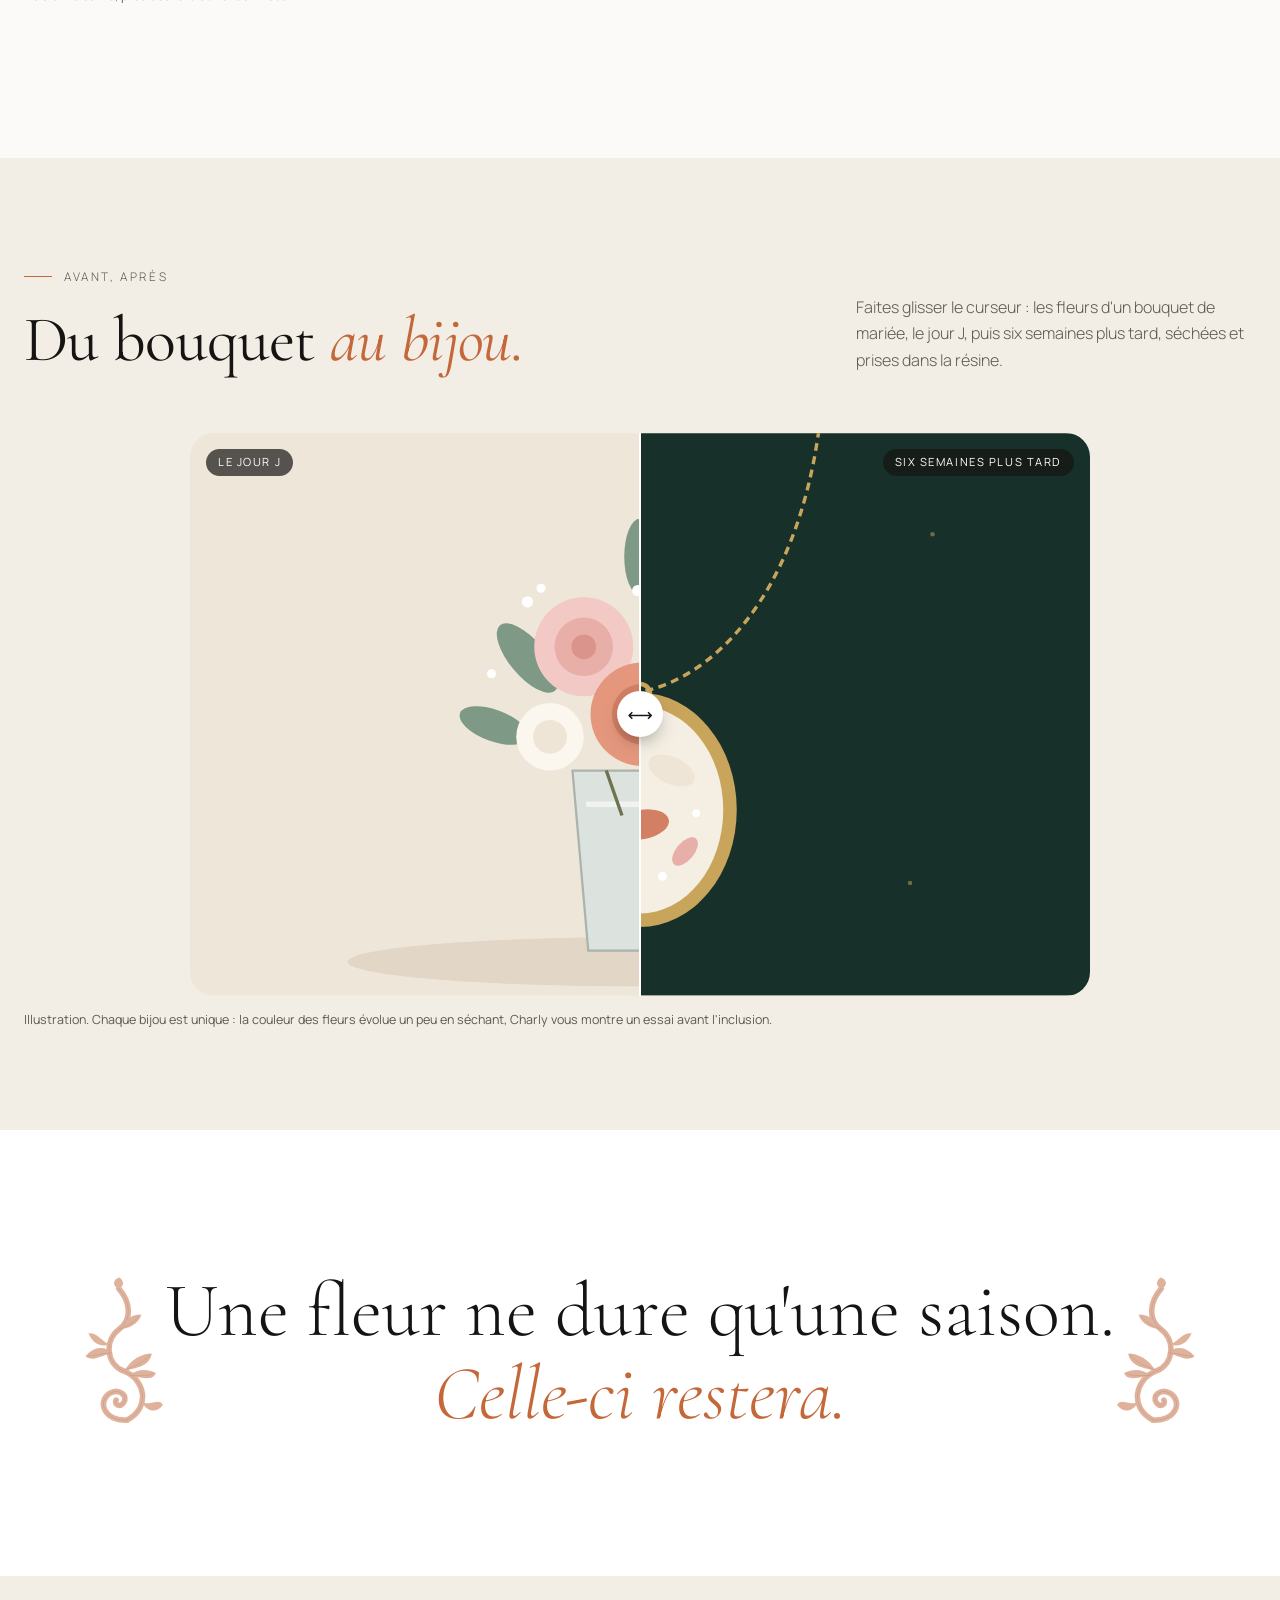
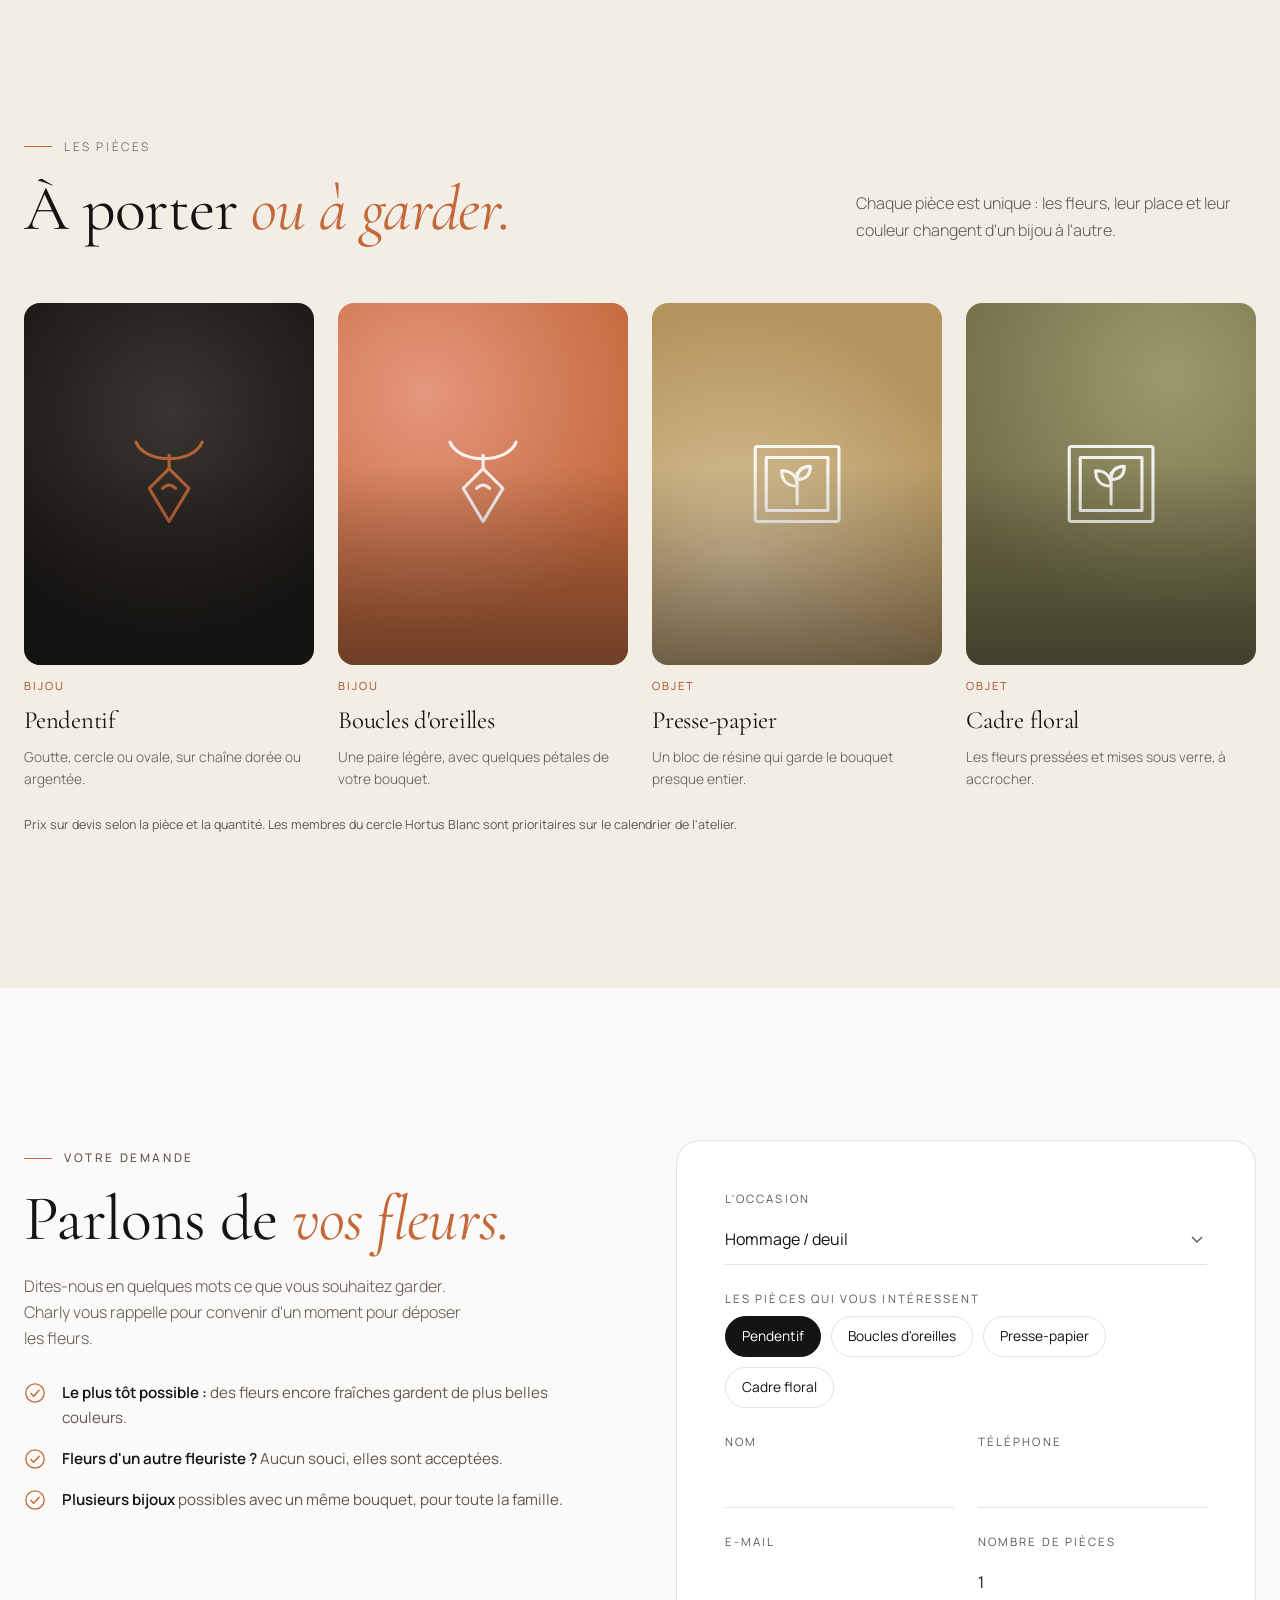
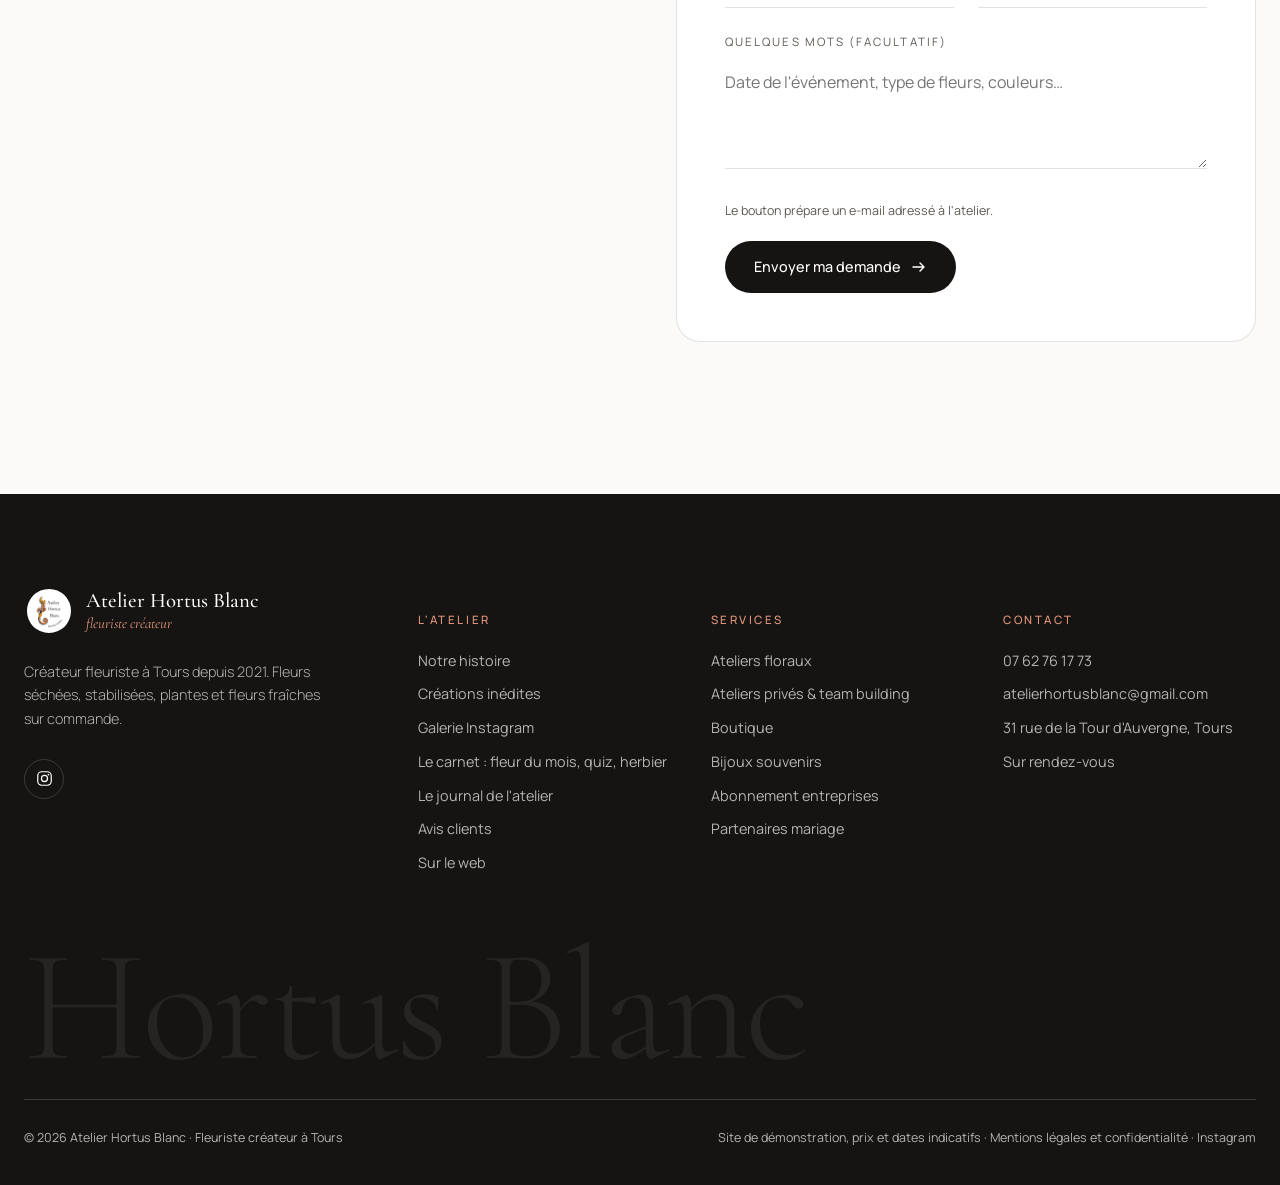
<file: souvenirs.html>
<!doctype html>
<html lang="fr">
<head>
<meta charset="utf-8">
<meta name="viewport" content="width=device-width, initial-scale=1, viewport-fit=cover">
<!-- Aperçu : la page ne doit pas apparaître dans Google. Retirer cette ligne au lancement officiel. -->
<meta name="robots" content="noindex">
<title>Bijoux souvenirs · Atelier Hortus Blanc</title>
<meta name="description" content="Les fleurs d'un mariage, d'une naissance ou d'un hommage, conservées dans un bijou en résine réalisé à la main par l'Atelier Hortus Blanc, à Tours.">
<link rel="preload" href="assets/fonts/cormorant-garamond.woff2" as="font" type="font/woff2" crossorigin>
<link rel="preload" href="assets/fonts/cormorant-garamond-italique.woff2" as="font" type="font/woff2" crossorigin>
<link rel="preload" href="assets/fonts/manrope.woff2" as="font" type="font/woff2" crossorigin>
<link rel="icon" href="favicon.ico" sizes="any">
<link rel="icon" href="images/favicon-64.png" type="image/png">
<link rel="apple-touch-icon" href="images/apple-touch-icon.png">
<link rel="manifest" href="site.webmanifest">
<meta name="theme-color" content="#17302A">
<meta property="og:type" content="website">
<meta property="og:locale" content="fr_FR">
<meta property="og:site_name" content="Atelier Hortus Blanc">
<meta property="og:title" content="Bijoux souvenirs · Atelier Hortus Blanc">
<meta property="og:description" content="Les fleurs d&#x27;un mariage, d&#x27;une naissance ou d&#x27;un hommage, conservées dans un bijou en résine réalisé à la main par l&#x27;Atelier Hortus Blanc, à Tours.">
<!-- Aperçu de partage : remplacer par l'adresse complète une fois le site en ligne (ex. https://.../images/partage.jpg) -->
<meta property="og:image" content="https://dumber37.github.io/atelier-hortus-blanc/images/partage.jpg">
<meta property="og:image:width" content="1200">
<meta property="og:image:height" content="630">
<meta name="twitter:card" content="summary_large_image">
<link rel="stylesheet" href="assets/style.css">
<link rel="preload" href="assets/donnees.js" as="script">
<link rel="preload" href="assets/app.js" as="script">
</head>
<body data-page="souvenirs">

<main>
  <section class="page-hero">
    <svg class="acanthe-bg" aria-hidden="true"><use href="#acanthe"/></svg>
    <div class="wrap">
      <div>
        <p class="crumbs"><a href="index.html">Accueil</a><span>/</span><span>Bijoux souvenirs</span></p>
        <p class="eyebrow">Bijoux souvenirs</p>
        <h1>Garder la fleur, <em>garder le souvenir.</em></h1>
      </div>
      <div>
        <p class="lead">Les fleurs d'un bouquet de mariée, d'une naissance ou d'un dernier hommage peuvent être conservées. Séchées puis prises dans la résine, elles deviennent un bijou à porter, ou un objet à garder près de soi.</p>
        <div class="actions">
          <a class="btn btn-primary" href="#demande">Confier mes fleurs <svg class="go"><use href="#arrow"/></svg></a>
        </div>
      </div>
    </div>
  </section>

  <section class="section tight bg-sand">
    <div class="wrap">
      <h2 class="sr-only">Les fleurs que l'on garde</h2>
      <div class="keep-grid">
        <article class="keep reveal">
          <svg><use href="#i-wreath"/></svg>
          <h3>Un hommage</h3>
          <p>Quelques fleurs de la gerbe ou du bouquet de cérémonie, gardées en mémoire d'un proche. Un bijou peut être réalisé pour chaque membre de la famille.</p>
        </article>
        <article class="keep reveal d1">
          <svg><use href="#i-rings"/></svg>
          <h3>Un mariage</h3>
          <p>Le bouquet de la mariée, la boutonnière du marié : un pendentif ou un presse-papier pour se souvenir du plus beau jour.</p>
        </article>
        <article class="keep reveal d2">
          <svg><use href="#i-baby"/></svg>
          <h3>Une naissance</h3>
          <p>Les premières fleurs reçues à la maternité, figées dans un petit objet à offrir aux parents ou à garder pour l'enfant.</p>
        </article>
      </div>
    </div>
  </section>

  <!-- Étapes -->
  <section class="section">
    <div class="wrap">
      <div class="section-head">
        <div>
          <p class="eyebrow reveal">Comment ça se passe</p>
          <h2 class="reveal d1">Quatre étapes, <em>en douceur.</em></h2>
        </div>
        <p class="reveal d2">Pas besoin de tout savoir à l'avance : Charly vous guide à chaque étape, avec le temps qu'il faut.</p>
      </div>
      <div class="steps-row">
        <div class="step reveal">
          <span class="dot">i</span>
          <h3>Vous confiez les fleurs</h3>
          <p>Déposez-les à l'atelier, le plus tôt possible après l'événement, idéalement dans la semaine. Une poignée de fleurs et de pétales suffit.</p>
          <small>Sur rendez-vous</small>
        </div>
        <div class="step reveal d1">
          <span class="dot">ii</span>
          <h3>Le séchage</h3>
          <p>Les fleurs sont séchées lentement pour garder au mieux leurs formes et leurs couleurs.</p>
          <small>2 à 3 semaines</small>
        </div>
        <div class="step reveal d2">
          <span class="dot">iii</span>
          <h3>L'inclusion</h3>
          <p>Elles sont placées une à une dans la résine, selon le bijou choisi ensemble, puis polies à la main.</p>
          <small>Travail à la main</small>
        </div>
        <div class="step reveal d3">
          <span class="dot">iv</span>
          <h3>La remise</h3>
          <p>Votre bijou vous attend à l'atelier, dans son écrin, ou vous est envoyé.</p>
          <small>Environ 6 à 8 semaines</small>
        </div>
      </div>
      <p class="note" style="margin-top:34px">Délais indicatifs, précisés lors du rendez-vous.</p>
    </div>
  </section>

  <!-- Avant / après -->
  <section class="section tight bg-sand" id="avant-apres">
    <div class="wrap">
      <div class="section-head">
        <div>
          <p class="eyebrow reveal">Avant, après</p>
          <h2 class="reveal d1">Du bouquet <em>au bijou.</em></h2>
        </div>
        <p class="reveal d2">Faites glisser le curseur : les fleurs d'un bouquet de mariée, le jour J, puis six semaines plus tard, séchées et prises dans la résine.</p>
      </div>
      <div class="ba reveal" id="ba">
        <svg viewBox="0 0 800 500" preserveAspectRatio="xMidYMid slice" role="img" aria-label="Illustration : bouquet de mariée frais dans un vase">
          <rect width="800" height="500" fill="#EFE6DA"/>
          <ellipse cx="400" cy="470" rx="260" ry="22" fill="#E2D6C6"/>
          <g fill="#7E9A86">
            <ellipse cx="300" cy="200" rx="16" ry="38" transform="rotate(-40 300 200)"/><ellipse cx="500" cy="196" rx="16" ry="38" transform="rotate(40 500 196)"/>
            <ellipse cx="270" cy="260" rx="14" ry="32" transform="rotate(-70 270 260)"/><ellipse cx="530" cy="262" rx="14" ry="32" transform="rotate(70 530 262)"/>
            <ellipse cx="400" cy="110" rx="14" ry="34"/>
          </g>
          <g id="ba-roses">
            <circle cx="350" cy="190" r="44" fill="#F2C9C4"/><circle cx="350" cy="190" r="26" fill="#E8AFA8"/><circle cx="350" cy="190" r="11" fill="#DB948C"/>
            <circle cx="452" cy="182" r="48" fill="#FBF6EE"/><circle cx="452" cy="182" r="29" fill="#EFE5D6"/><circle cx="452" cy="182" r="12" fill="#E2D4BF"/>
            <circle cx="402" cy="250" r="46" fill="#E4977D"/><circle cx="402" cy="250" r="27" fill="#D27F64"/><circle cx="402" cy="250" r="11" fill="#C4683A"/>
            <circle cx="320" cy="270" r="30" fill="#FBF6EE"/><circle cx="320" cy="270" r="15" fill="#EFE5D6"/>
            <circle cx="488" cy="262" r="32" fill="#F2C9C4"/><circle cx="488" cy="262" r="16" fill="#E8AFA8"/>
          </g>
          <g fill="#fff">
            <circle cx="300" cy="150" r="5"/><circle cx="312" cy="138" r="4"/><circle cx="510" cy="140" r="5"/><circle cx="522" cy="152" r="4"/>
            <circle cx="398" cy="140" r="5"/><circle cx="410" cy="150" r="4"/><circle cx="268" cy="214" r="4"/><circle cx="540" cy="216" r="4"/>
          </g>
          <path d="M340 300 h120 l-14 160 h-92z" fill="#DCE3DE" stroke="#A9B4AD" stroke-width="2"/>
          <path d="M352 330 h96" stroke="#fff" stroke-width="5" opacity=".6"/>
          <path d="M370 300 l14 40 m32 -40 l-14 40" stroke="#6F7350" stroke-width="3"/>
        </svg>
        <svg class="after" viewBox="0 0 800 500" preserveAspectRatio="xMidYMid slice" role="img" aria-label="Illustration : pendentif en résine contenant les pétales du bouquet">
          <rect width="800" height="500" fill="#17302A"/>
          <path d="M240 -10 C 260 150, 340 220, 400 230 C 460 220, 540 150, 560 -10" fill="none" stroke="#C9A55C" stroke-width="3" stroke-dasharray="7 5"/>
          <circle cx="400" cy="232" r="9" fill="none" stroke="#C9A55C" stroke-width="4"/>
          <ellipse cx="400" cy="335" rx="86" ry="104" fill="#C9A55C"/>
          <ellipse cx="400" cy="335" rx="74" ry="92" fill="#F4EEE3"/>
          <g>
            <ellipse cx="372" cy="306" rx="20" ry="11" fill="#E8AFA8" transform="rotate(-30 372 306)"/>
            <ellipse cx="428" cy="300" rx="22" ry="12" fill="#EFE5D6" transform="rotate(25 428 300)"/>
            <ellipse cx="402" cy="348" rx="24" ry="13" fill="#D27F64" transform="rotate(-10 402 348)"/>
            <ellipse cx="365" cy="368" rx="16" ry="9" fill="#7E9A86" transform="rotate(40 365 368)"/>
            <ellipse cx="440" cy="372" rx="15" ry="8" fill="#E8AFA8" transform="rotate(-50 440 372)"/>
            <circle cx="392" cy="276" r="4" fill="#fff"/><circle cx="420" cy="394" r="4" fill="#fff"/><circle cx="352" cy="336" r="3.5" fill="#fff"/><circle cx="450" cy="338" r="3.5" fill="#fff"/>
          </g>
          <ellipse cx="372" cy="290" rx="20" ry="38" fill="#fff" opacity=".22" transform="rotate(20 372 290)"/>
          <g fill="#C9A55C" opacity=".5"><circle cx="150" cy="120" r="2"/><circle cx="660" cy="90" r="2"/><circle cx="640" cy="400" r="2"/><circle cx="170" cy="380" r="2"/></g>
        </svg>
        <span class="lbl l">Le jour J</span>
        <span class="lbl r">Six semaines plus tard</span>
        <span class="handle" aria-hidden="true"></span>
        <input type="range" min="0" max="100" value="50" id="ba-range" aria-label="Comparer le bouquet frais et le bijou souvenir">
      </div>
      <p class="note" style="margin-top:14px">Illustration. Chaque bijou est unique : la couleur des fleurs évolue un peu en séchant, Charly vous montre un essai avant l'inclusion.</p>
    </div>
  </section>

  <section class="quote" style="background:var(--paper)">
    <svg class="deco-l" aria-hidden="true"><use href="#acanthe"/></svg>
    <svg class="deco-r" aria-hidden="true"><use href="#acanthe"/></svg>
    <div class="wrap">
      <p class="soft-quote reveal" style="margin:0 auto">Une fleur ne dure qu'une saison. <em>Celle-ci restera.</em></p>
    </div>
  </section>

  <!-- Pièces -->
  <section class="section bg-sand">
    <div class="wrap">
      <div class="section-head">
        <div>
          <p class="eyebrow reveal">Les pièces</p>
          <h2 class="reveal d1">À porter <em>ou à garder.</em></h2>
        </div>
        <p class="reveal d2">Chaque pièce est unique : les fleurs, leur place et leur couleur changent d'un bijou à l'autre.</p>
      </div>
      <div class="product-grid">
        <article class="product reveal"><div class="media"><div class="tile-art t-ink"><svg><use href="#i-jewel"/></svg></div></div><span class="kind">Bijou</span><h3>Pendentif</h3><p>Goutte, cercle ou ovale, sur chaîne dorée ou argentée.</p></article>
        <article class="product reveal d1"><div class="media"><div class="tile-art t-terra"><svg><use href="#i-jewel"/></svg></div></div><span class="kind">Bijou</span><h3>Boucles d'oreilles</h3><p>Une paire légère, avec quelques pétales de votre bouquet.</p></article>
        <article class="product reveal d2"><div class="media"><div class="tile-art t-ochre"><svg><use href="#i-frame"/></svg></div></div><span class="kind">Objet</span><h3>Presse-papier</h3><p>Un bloc de résine qui garde le bouquet presque entier.</p></article>
        <article class="product reveal d3"><div class="media"><div class="tile-art t-olive"><svg><use href="#i-frame"/></svg></div></div><span class="kind">Objet</span><h3>Cadre floral</h3><p>Les fleurs pressées et mises sous verre, à accrocher.</p></article>
      </div>
      <p class="note" style="margin-top:24px">Prix sur devis selon la pièce et la quantité. Les membres du cercle Hortus Blanc sont prioritaires sur le calendrier de l'atelier.</p>
    </div>
  </section>

  <!-- Demande -->
  <section class="section" id="demande">
    <div class="wrap split" style="align-items:start">
      <div>
        <p class="eyebrow reveal">Votre demande</p>
        <h2 class="reveal d1" style="margin:18px 0 20px">Parlons de <em>vos fleurs.</em></h2>
        <p class="reveal d2" style="color:var(--ink-soft);font-weight:300;max-width:440px">Dites-nous en quelques mots ce que vous souhaitez garder. Charly vous rappelle pour convenir d'un moment pour déposer les fleurs.</p>
        <ul class="check-list reveal d3">
          <li><svg><use href="#check"/></svg><span><b>Le plus tôt possible :</b> des fleurs encore fraîches gardent de plus belles couleurs.</span></li>
          <li><svg><use href="#check"/></svg><span><b>Fleurs d'un autre fleuriste ?</b> Aucun souci, elles sont acceptées.</span></li>
          <li><svg><use href="#check"/></svg><span><b>Plusieurs bijoux</b> possibles avec un même bouquet, pour toute la famille.</span></li>
        </ul>
      </div>
      <form class="form-card reveal d1" id="keep-form" novalidate>
        <div id="keep-body">
          <div class="field">
            <label for="k-occasion">L'occasion</label>
            <select id="k-occasion"><option>Hommage / deuil</option><option>Mariage</option><option>Naissance</option><option>Autre souvenir</option></select>
          </div>
          <div class="field">
            <span class="label">Les pièces qui vous intéressent</span>
            <div class="chips">
              <label><input type="checkbox" name="piece" value="Pendentif" checked><span>Pendentif</span></label>
              <label><input type="checkbox" name="piece" value="Boucles d'oreilles"><span>Boucles d'oreilles</span></label>
              <label><input type="checkbox" name="piece" value="Presse-papier"><span>Presse-papier</span></label>
              <label><input type="checkbox" name="piece" value="Cadre floral"><span>Cadre floral</span></label>
            </div>
          </div>
          <div class="field-row">
            <div class="field"><label for="k-name">Nom</label><input id="k-name" autocomplete="name"></div>
            <div class="field"><label for="k-tel">Téléphone</label><input id="k-tel" type="tel" autocomplete="tel"></div>
          </div>
          <div class="field-row">
            <div class="field"><label for="k-email">E-mail</label><input id="k-email" type="email" autocomplete="email"></div>
            <div class="field"><label for="k-count">Nombre de pièces</label><input id="k-count" type="number" min="1" max="20" value="1" inputmode="numeric"></div>
          </div>
          <div class="field"><label for="k-msg">Quelques mots (facultatif)</label><textarea id="k-msg" placeholder="Date de l'événement, type de fleurs, couleurs…"></textarea></div>
          <div class="form-foot">
            <small data-direct="Le bouton envoie votre demande directement à l'atelier.">Le bouton prépare un e-mail adressé à l'atelier.</small>
            <button type="submit" class="btn btn-primary">Envoyer ma demande <svg class="go"><use href="#arrow"/></svg></button>
          </div>
        </div>
        <div class="thanks" id="keep-thanks" hidden>
          <span data-logo data-alt=""></span>
          <h3>Merci <em>de votre confiance.</em></h3>
          <p data-direct="Votre demande est bien envoyée à l'atelier. En attendant le rendez-vous, gardez les fleurs au frais, à l'abri du soleil.">Votre messagerie s'ouvre avec la demande pré-remplie. En attendant le rendez-vous, gardez les fleurs au frais, à l'abri du soleil.</p>
        </div>
      </form>
    </div>
  </section>
</main>

<script src="assets/donnees.js"></script>
<script src="assets/app.js"></script>
<script>
  const { $, setErr, validEmail, validTel, mailto, envoyer, prefill, saveRequest } = HB;
  prefill({ name: 'k-name', email: 'k-email', tel: 'k-tel' });
  $('ba-range').addEventListener('input', e => $('ba').style.setProperty('--pos', e.target.value + '%'));
  $('keep-form').addEventListener('submit', e => {
    e.preventDefault();
    const name = $('k-name'), email = $('k-email'), tel = $('k-tel');
    const pieces = [...e.target.querySelectorAll('input[name="piece"]:checked')].map(i => i.value);
    const ok = [
      setErr(name, name.value.trim() ? '' : 'Indiquez votre nom.'),
      setErr(email, validEmail(email.value) ? '' : 'Saisissez une adresse e-mail valide.'),
      setErr(tel, tel.value.trim() && validTel(tel.value) ? '' : 'Indiquez un numéro pour être rappelé.')
    ];
    if (ok.includes(false)) return;
    const occasion = $('k-occasion').value, count = Math.max(1, +$('k-count').value || 1);
    saveRequest(`Bijou souvenir · ${occasion}`, `${count} pièce(s) : ${pieces.join(', ') || 'à définir'}`, email.value);
    envoyer(`Bijou souvenir : ${occasion}`, [
      'Bonjour,', '', `Je souhaiterais conserver des fleurs dans un bijou souvenir (${occasion.toLowerCase()}).`, '',
      `Pièces : ${pieces.join(', ') || 'à définir ensemble'}`, `Nombre de pièces : ${count}`,
      $('k-msg').value.trim() ? `Précisions : ${$('k-msg').value.trim()}` : '', '',
      `${name.value.trim()} · ${email.value.trim()} · ${tel.value.trim()}`
    ]);
    $('keep-body').hidden = true; $('keep-thanks').hidden = false;
  });
</script>
</body>
</html>
</file>
<file: assets/style.css>
/* Atelier Hortus Blanc — feuille de style commune
   DA tirée du logo : médaillon noir & blanc, acanthe baroque orangée,
   tons naturels des créations (ocre, olive, rose poudré, velours vert de l'atelier) */
/* Polices de secours calées sur les métriques de Cormorant et Manrope (mesurées dans le navigateur) :
   le texte ne se redécoupe plus quand la police web arrive, donc la page ne saute plus */
/* Polices hébergées sur le site (licence SIL Open Font License, voir assets/fonts/LICENCE.txt) :
   plus rapide, et aucun appel à Google à chaque visite */
@font-face { font-family: "Cormorant Garamond"; src: url("fonts/cormorant-garamond.woff2") format("woff2"); font-style: normal; font-weight: 300 700; font-display: swap; }
@font-face { font-family: "Cormorant Garamond"; src: url("fonts/cormorant-garamond-italique.woff2") format("woff2"); font-style: italic; font-weight: 300 700; font-display: swap; }
@font-face { font-family: "Manrope"; src: url("fonts/manrope.woff2") format("woff2"); font-style: normal; font-weight: 200 800; font-display: swap; }
@font-face { font-family: "Cormorant Fallback"; src: local("Times New Roman"), local("TimesNewRomanPSMT"); font-weight: 300 700; size-adjust: 95.7%; ascent-override: 96.1%; descent-override: 30.3%; line-gap-override: 0%; }
@font-face { font-family: "Cormorant Fallback"; src: local("Times New Roman Italic"), local("TimesNewRomanPS-ItalicMT"); font-style: italic; font-weight: 300 700; size-adjust: 86.3%; ascent-override: 106.6%; descent-override: 33.6%; line-gap-override: 0%; }
@font-face { font-family: "Manrope Fallback"; src: local("Arial"), local("ArialMT"); font-weight: 300 700; size-adjust: 102.5%; ascent-override: 104.4%; descent-override: 29.3%; line-gap-override: 0%; }
:root {
  color-scheme: light;
  --bg: #FBFAF8;
  --paper: #FFFFFF;
  --ink: #161412;
  --ink-soft: #5E5852;
  --terra: #C4683A;
  --terra-deep: #7E3F20;
  --terra-ink: #A24F28; /* terracotta assombri pour les petits textes (contraste AA) */
  --terra-soft: #E4977D;
  --ochre: #B4955E;
  --ochre-ink: #85693A; /* ocre assombri pour les petits textes (contraste AA) */
  --olive: #6E6B46;
  --velvet: #17302A;
  --sand: #F2EDE5;
  --line: rgba(22, 20, 18, .12);
  --line-inv: rgba(255, 255, 255, .16);
  --serif: "Cormorant Garamond", "Cormorant Fallback", Georgia, "Times New Roman", serif;
  --sans: "Manrope", "Manrope Fallback", system-ui, -apple-system, "Segoe UI", sans-serif;
  --radius: 16px;
  --ease: cubic-bezier(.22, .8, .24, 1);
}

* { box-sizing: border-box; margin: 0; padding: 0; }
[hidden] { display: none !important; }
html { scroll-behavior: smooth; scroll-padding-top: calc(96px + var(--strip, 0px)); }
/* place du bandeau du moment au-dessus de l'en-tête */
body { padding-top: var(--strip, 0px); }
body {
  background: var(--bg); color: var(--ink);
  font-family: var(--sans); font-weight: 400; line-height: 1.65;
  -webkit-font-smoothing: antialiased; overflow-x: hidden;
}
img, svg { display: block; max-width: 100%; }
a { color: inherit; text-decoration: none; }
::selection { background: var(--terra-soft); color: var(--ink); }
:focus-visible { outline: 2px solid var(--terra); outline-offset: 3px; }

.wrap {
  max-width: 1288px; margin-inline: auto;
  padding-left: max(16px, env(safe-area-inset-left, 0px));
  padding-right: max(16px, env(safe-area-inset-right, 0px));
}
@media (min-width: 601px) { .wrap { padding-left: max(24px, env(safe-area-inset-left, 0px)); padding-right: max(24px, env(safe-area-inset-right, 0px)); } }

.eyebrow {
  font-size: .74rem; letter-spacing: .22em; text-transform: uppercase;
  color: var(--ink-soft); font-weight: 500;
  display: inline-flex; align-items: center; gap: 12px;
}
.eyebrow::before { content: ""; width: 28px; height: 1px; background: var(--terra); }
h1, h2, h3 { font-family: var(--serif); font-weight: 400; line-height: 1.04; letter-spacing: -.01em; text-wrap: balance; }
h2 { font-size: clamp(2.4rem, 5vw, 4.2rem); }
em { font-style: italic; color: var(--terra); }
.note { font-size: .78rem; color: var(--ink-soft); }

/* ---------- Boutons ---------- */
.btn {
  display: inline-flex; align-items: center; justify-content: center; gap: 10px;
  padding: 16px 28px; border-radius: 999px;
  font-size: .9rem; font-weight: 500; font-family: inherit; line-height: 1.2;
  transition: background .2s var(--ease), color .2s var(--ease), transform .4s var(--ease), border-color .2s;
  border: 1px solid transparent; cursor: pointer; text-align: center;
}
.btn svg { width: 16px; height: 16px; flex: none; transition: transform .4s var(--ease); }
.btn:hover svg.go { transform: translateX(4px); }
.btn-primary { background: var(--ink); color: var(--paper); }
.btn-primary:hover { background: var(--terra-ink); transform: translateY(-2px); }
.btn-ghost { border-color: var(--line); background: transparent; color: var(--ink); }
.btn-ghost:hover { border-color: var(--ink); }
.btn-light { background: var(--paper); color: var(--ink); }
.btn-light:hover { background: var(--terra); color: var(--paper); }
.btn-small { padding: 8px 16px; font-size: .8rem; }
.btn[disabled] { opacity: .45; cursor: not-allowed; transform: none; }
.link-btn { border: 0; background: none; font: inherit; padding: 4px 0; color: var(--terra-ink); cursor: pointer; text-decoration: underline; text-underline-offset: 3px; }

/* ---------- Logo (photo de profil officielle) ---------- */
.logo-badge {
  position: relative; display: block; flex: none; width: 50px; height: 50px;
  border-radius: 50%; background: #FFFFFF; border: 3px solid var(--ink); overflow: hidden;
}
.logo-badge img { position: absolute; inset: 9%; width: 82%; height: 82%; object-fit: contain; }
.logo-badge .fallback-mark { display: none; position: absolute; inset: -3px; width: calc(100% + 6px); height: calc(100% + 6px); }
.logo-badge.fallback img { display: none; }
.logo-badge.fallback .fallback-mark { display: block; }

/* ---------- Navigation ---------- */
.nav {
  position: fixed; inset: 0 0 auto 0; z-index: 50;
  transition: background-color .2s, box-shadow .3s;
  padding-block: calc(20px + env(safe-area-inset-top, 0px)) 20px;
}
.nav { top: var(--strip, 0px); }
.promo-strip {
  position: fixed; inset: 0 0 auto 0; z-index: 51; display: flex; flex-wrap: wrap; align-items: center; justify-content: center; gap: 4px 16px;
  padding: calc(8px + env(safe-area-inset-top, 0px)) max(48px, env(safe-area-inset-right, 0px)) 8px max(48px, env(safe-area-inset-left, 0px));
  background: var(--velvet); color: rgba(255, 255, 255, .82); font-size: .8rem; line-height: 1.4; text-align: center;
}
.promo-strip b { color: var(--paper); font-weight: 600; }
.promo-strip a { color: var(--terra-soft); font-weight: 600; text-decoration: underline; text-underline-offset: 3px; padding-block: 4px; margin-left: 12px; white-space: nowrap; }
.strip-short { display: none; }
@media (max-width: 600px) {
  .promo-strip { padding-left: max(16px, env(safe-area-inset-left, 0px)); padding-right: max(44px, env(safe-area-inset-right, 0px)); justify-content: flex-start; text-align: left; }
  .promo-strip a { margin-left: 8px; }
  .strip-long { display: none; }
  .strip-short { display: inline; }
}
.strip-x { position: absolute; right: max(8px, env(safe-area-inset-right, 0px)); top: 50%; transform: translateY(-50%); width: 32px; height: 32px; border: 0; background: none; color: inherit; cursor: pointer; display: grid; place-items: center; }
.strip-x svg { width: 12px; height: 12px; }
.nav.scrolled, .nav.solid {
  background: rgba(251, 250, 248, .9);
  backdrop-filter: blur(14px); -webkit-backdrop-filter: blur(14px);
  box-shadow: 0 1px 0 var(--line);
}
.nav.scrolled { padding-block: calc(10px + env(safe-area-inset-top, 0px)) 10px; }
.nav .wrap { display: flex; align-items: center; justify-content: space-between; gap: 20px; }
.logo { display: flex; align-items: center; gap: 12px; }
.logo-text { font-family: var(--serif); font-size: 1.3rem; line-height: 1; font-weight: 500; white-space: nowrap; }
.logo-text small { display: block; font-family: var(--serif); font-style: italic; font-weight: 400; font-size: .92rem; color: var(--terra-ink); margin-top: 4px; }
.nav-menu { display: contents; }
.nav-links { display: flex; gap: clamp(18px, 1.6vw, 28px); list-style: none; font-size: .88rem; align-items: center; }
.nav-links a { position: relative; padding: 4px 0; white-space: nowrap; }
.nav-links a:not(.social)::after {
  content: ""; position: absolute; left: 0; bottom: 0; height: 1px; width: 100%;
  background: var(--terra); transform: scaleX(0); transform-origin: right; transition: transform .5s var(--ease);
}
.nav-links a:not(.social):hover::after, .nav-links a.active::after { transform: scaleX(1); transform-origin: left; }
.nav-links a.active { color: var(--terra-ink); }
.nav-right { display: flex; align-items: center; gap: 10px; }
.social, .cart-btn {
  position: relative; width: 40px; height: 40px; border-radius: 50%; border: 1px solid var(--line);
  display: grid; place-items: center; background: none; color: var(--ink); cursor: pointer;
  transition: background .2s, color .2s, border-color .2s; flex: none;
}
.social svg, .cart-btn svg { width: 17px; height: 17px; }
.social:hover, .cart-btn:hover { background: var(--ink); color: var(--paper); border-color: var(--ink); }
.cart-count {
  position: absolute; top: -4px; right: -4px; min-width: 19px; height: 19px; padding: 0 4px; border-radius: 999px;
  background: var(--terra); color: var(--paper); font-size: .68rem; font-weight: 600; display: grid; place-items: center;
  font-variant-numeric: tabular-nums;
}
.cart-count.bump { animation: bump .5s var(--ease); }
@keyframes bump { 40% { transform: scale(1.35); } }
.acc-btn {
  display: inline-flex; align-items: center; gap: 8px; height: 40px; padding: 0 16px 0 12px;
  border-radius: 999px; border: 1px solid var(--line); background: none; color: var(--ink);
  font: inherit; font-size: .84rem; cursor: pointer; transition: background .2s, color .2s, border-color .2s; white-space: nowrap;
}
.acc-btn svg { width: 18px; height: 18px; }
.acc-btn:hover { background: var(--ink); color: var(--paper); border-color: var(--ink); }
.acc-btn.logged { border-color: var(--terra); color: var(--terra-ink); }
.acc-btn.logged:hover { background: var(--terra); color: var(--paper); }
.nav .btn { padding: 12px 20px; font-size: .84rem; }
.menu-socials, .menu-only { display: none; }
.burger { display: none; width: 44px; height: 44px; border: 1px solid var(--line); border-radius: 50%; background: none; cursor: pointer; position: relative; flex: none; }
.burger span { position: absolute; left: 13px; right: 13px; height: 1px; background: var(--ink); transition: transform .4s var(--ease); }
.burger span:nth-child(1) { top: 18px; }
.burger span:nth-child(2) { top: 25px; }
.menu-open .burger span:nth-child(1) { transform: translateY(3px) rotate(45deg); }
.menu-open .burger span:nth-child(2) { transform: translateY(-4px) rotate(-45deg); }

/* ---------- Hero accueil ---------- */
.hero { padding-block: 152px 100px; position: relative; overflow: hidden; }
.hero .wrap { display: grid; grid-template-columns: 1.1fr .9fr; gap: 60px; align-items: center; }
.hero h1 { font-size: clamp(3.2rem, 7.2vw, 6.4rem); font-weight: 300; margin: 28px 0 28px; }
.hero .lead { font-size: 1.08rem; color: var(--ink-soft); max-width: 500px; font-weight: 300; }
.hero .actions { display: flex; flex-wrap: wrap; gap: 16px; margin-top: 40px; }
.hero-meta { display: flex; flex-wrap: wrap; gap: 40px; margin-top: 60px; padding-top: 28px; border-top: 1px solid var(--line); max-width: 560px; }
.hero-meta div { font-size: .8rem; color: var(--ink-soft); line-height: 1.5; }
.hero-meta strong { display: block; font-family: var(--serif); font-weight: 500; font-size: 1.45rem; color: var(--ink); margin-bottom: 2px; }
.hero-meta a { display: inline-block; padding: 4px 0; margin: -4px 0; }
.hero-visual { position: relative; aspect-ratio: 1; max-width: 520px; width: 100%; justify-self: center; }
.halo { position: absolute; inset: 6% -4% -4% 6%; border-radius: 50%; background: radial-gradient(circle at 35% 35%, var(--terra-soft), var(--terra) 70%); opacity: .9; }
.medallion { position: absolute; inset: 8%; filter: drop-shadow(0 30px 50px rgba(22, 20, 18, .28)); }
.medallion .logo-badge { width: 100%; height: 100%; border-width: clamp(14px, 3.2vw, 26px); }
.medallion .logo-badge img { inset: 11%; width: 78%; height: 78%; }
.ring { position: absolute; inset: -2%; }
.ring text { font-family: var(--sans); font-size: 11.5px; letter-spacing: 3px; text-transform: uppercase; fill: var(--ink-soft); }
.cartel {
  position: absolute; left: -6%; bottom: 2%; background: var(--paper); padding: 16px 20px 16px;
  border: 1px solid var(--line); box-shadow: 0 20px 40px -24px rgba(22, 20, 18, .35);
  font-size: .74rem; line-height: 1.5; color: var(--ink-soft); max-width: 230px;
}
.cartel b { display: block; font-family: var(--serif); font-size: 1.15rem; color: var(--ink); font-weight: 600; }
.cartel i { font-family: var(--serif); font-size: .98rem; color: var(--ink); }

/* ---------- En-tête des pages intérieures ---------- */
.page-hero { padding-block: 152px 72px; position: relative; overflow: hidden; }
.page-hero .wrap { display: grid; grid-template-columns: 1.2fr .8fr; gap: 52px; align-items: end; }
.page-hero h1 { font-size: clamp(3rem, 6.4vw, 5.6rem); font-weight: 300; margin-top: 24px; }
.page-hero .lead { color: var(--ink-soft); font-weight: 300; font-size: 1.05rem; max-width: 460px; }
.page-hero .lead + .actions, .page-hero .actions { display: flex; gap: 12px; flex-wrap: wrap; margin-top: 24px; }
.page-hero .acanthe-bg { position: absolute; width: 220px; right: 3%; top: 90px; color: var(--terra); opacity: .1; transform: rotate(14deg); pointer-events: none; }
.crumbs { font-size: .78rem; color: var(--ink-soft); margin-bottom: 20px; display: flex; gap: 8px; }
.crumbs a:hover { color: var(--terra); }

/* ---------- Bandeau ---------- */
.marquee { border-block: 1px solid var(--line); padding: 24px 0; overflow: hidden; background: var(--paper); }
.marquee-track { display: flex; width: max-content; animation: slide 42s linear infinite; }
.marquee-track span {
  font-family: var(--serif); font-size: clamp(1.6rem, 3vw, 2.3rem); font-weight: 300; font-style: italic;
  padding: 0 28px; display: flex; align-items: center; gap: 52px; white-space: nowrap;
}
.marquee-track span::after { content: "❦"; font-style: normal; font-size: 1.1rem; color: var(--terra); }
@keyframes slide { to { transform: translateX(-50%); } }

/* ---------- Sections ---------- */
.section { padding-block: clamp(92px, 12vw, 152px); position: relative; }
.section.tight { padding-block: clamp(60px, 8vw, 100px); }
.section-head { display: flex; justify-content: space-between; align-items: end; gap: 40px; margin-bottom: 60px; flex-wrap: wrap; }
.section-head h2 { margin-top: 20px; max-width: 760px; }
.section-head p { max-width: 400px; color: var(--ink-soft); font-weight: 300; }
.bg-sand { background: var(--sand); }
.bg-paper { background: var(--paper); }
.bg-ink { background: var(--ink); color: var(--paper); }
.bg-ink .eyebrow { color: rgba(255, 255, 255, .6); }
.bg-ink em { color: var(--terra-soft); }
.bg-ink .section-head p { color: rgba(255, 255, 255, .66); }

/* L'atelier */
.about .wrap { display: grid; grid-template-columns: 340px 1fr; gap: 72px; }
.about-side { display: grid; gap: 36px; align-content: start; }
.facts { list-style: none; border-top: 1px solid var(--line); }
.facts li { display: flex; justify-content: space-between; gap: 16px; padding: 16px 0; border-bottom: 1px solid var(--line); font-size: .88rem; }
.facts span { color: var(--ink-soft); }
.facts b { font-weight: 500; text-align: right; }
.about blockquote { font-family: var(--serif); font-weight: 300; font-size: clamp(1.9rem, 3.5vw, 3rem); line-height: 1.2; }
.about blockquote .w { opacity: .35; transition: opacity .6s var(--ease); }
.about blockquote .w.lit { opacity: 1; }
.about-cols { display: grid; grid-template-columns: 1fr 1fr; gap: 40px; margin-top: 56px; color: var(--ink-soft); font-weight: 300; }
.about-cols p { min-width: 0; }
.signature { margin-top: 44px; display: flex; align-items: center; gap: 20px; }
.signature svg { width: 44px; height: 88px; color: var(--terra); flex: none; }
.signature p { font-family: var(--serif); font-size: 1.5rem; font-style: italic; line-height: 1.2; }
.signature small { display: block; font-family: var(--sans); font-style: normal; font-size: .74rem; letter-spacing: .18em; text-transform: uppercase; color: var(--ink-soft); margin-top: 4px; }

/* Créations */
.crea-grid { display: grid; grid-template-columns: repeat(3, 1fr); gap: 20px; }
.crea {
  position: relative; padding: 36px 32px 32px; background: var(--paper); border-radius: var(--radius);
  display: flex; flex-direction: column; gap: 16px; overflow: hidden; isolation: isolate;
  transition: color .2s var(--ease), transform .55s var(--ease);
}
.crea::before { content: ""; position: absolute; inset: 0; z-index: -1; background: var(--ink); transform: translateY(101%); transition: transform .6s var(--ease); }
.crea:hover { color: var(--paper); transform: translateY(-6px); }
.crea:hover::before { transform: none; }
.crea .icon { width: 50px; height: 50px; color: var(--terra); margin-bottom: 20px; }
.crea h3 { font-size: 1.9rem; }
.crea p { font-size: .9rem; font-weight: 300; color: var(--ink-soft); transition: color .2s; }
.crea:hover p { color: rgba(255, 255, 255, .72); }
.crea .tech { margin-top: auto; padding-top: 16px; border-top: 1px solid var(--line); font-size: .74rem; color: var(--ink-soft); transition: color .2s, border-color .2s; }
.crea .tech i { font-family: var(--serif); font-size: .95rem; color: var(--terra-ink); }
.crea:hover .tech { color: rgba(255, 255, 255, .6); border-color: var(--line-inv); }
.crea .more { font-size: .8rem; color: var(--terra-ink); font-weight: 500; }
.crea:hover .more { color: var(--terra-soft); }

/* Créations inédites */
.inedits { display: grid; grid-template-columns: repeat(12, 1fr); grid-auto-rows: 64px; gap: 16px; }
.photo {
  position: relative; overflow: hidden; border-radius: 16px; background: var(--velvet); cursor: zoom-in;
  border: 0; padding: 0; display: block; text-align: left; font: inherit; color: var(--paper);
}
.photo img { width: 100%; height: 100%; object-fit: cover; transition: transform 1.2s var(--ease); }
.photo:hover img { transform: scale(1.03); }
.photo figcaption, .photo .cap {
  position: absolute; left: 0; right: 0; bottom: 0; padding: 40px 20px 20px;
  background: linear-gradient(transparent, rgba(12, 14, 12, .78));
}
.photo .cap b { display: block; font-family: var(--serif); font-size: 1.45rem; font-weight: 500; line-height: 1.1; }
.photo .cap b + span { font-size: .76rem; opacity: .8; }
.badge-inedit {
  position: absolute; top: 14px; left: 14px; background: var(--paper); color: var(--ink); border-radius: 999px;
  padding: 4px 12px; font-size: .66rem; letter-spacing: .18em; text-transform: uppercase; font-weight: 600;
}
/* Mosaïque (reprise de la première version du site) : une grande pièce à gauche, des tuiles de tailles variées à droite */
.p1 { grid-column: 1 / span 4; grid-row: 1 / span 10; }
.p3 { grid-column: 5 / span 5; grid-row: 1 / span 6; }
.p5 { grid-column: 10 / span 3; grid-row: 1 / span 6; }
.p2 { grid-column: 5 / span 3; grid-row: 7 / span 4; }
.p4 { grid-column: 8 / span 5; grid-row: 7 / span 4; }
.p1 img { object-position: 40% 40%; }
.p2 img { object-position: center 25%; }
.p4 img { object-position: center 40%; }
.photo .cap { display: flex; justify-content: space-between; align-items: flex-end; gap: 12px; }
.photo .cap > span:first-child { min-width: 0; }
.photo .cap b + span { display: block; margin-top: 4px; }
.photo .price { flex: none; font-family: var(--serif); font-size: 1.35rem; line-height: 1; padding: 8px 12px; border: 1px solid rgba(255, 255, 255, .5); border-radius: 999px; transition: background-color .2s, color .2s; }
.photo:hover .price, .photo:focus-visible .price { background: var(--paper); color: var(--ink); }

/* Lightbox */
dialog.lightbox { border: 0; padding: 0; margin: auto; background: transparent; max-width: min(1100px, 94vw); max-height: 92dvh; overflow: visible; }
dialog.lightbox::backdrop { background: rgba(10, 12, 10, .88); }
dialog.lightbox img { max-height: 82dvh; width: auto; max-width: 100%; border-radius: 12px; margin: 0 auto; }
dialog.lightbox p { color: #FFFFFF; text-align: center; margin-top: 16px; font-family: var(--serif); font-size: 1.3rem; }
dialog.lightbox p small { display: block; font-family: var(--sans); font-size: .78rem; opacity: .7; }
.lb-close { position: fixed; top: max(16px, env(safe-area-inset-top, 0px)); right: max(16px, env(safe-area-inset-right, 0px)); width: 44px; height: 44px; border-radius: 50%; border: 1px solid rgba(255, 255, 255, .3); background: rgba(0, 0, 0, .3); color: #FFFFFF; cursor: pointer; display: grid; place-items: center; }
.lb-close svg { width: 14px; height: 14px; }
.lb-actions { display: flex; flex-wrap: wrap; justify-content: center; gap: 10px; margin-top: 16px; }
.lb-actions:empty { display: none; }
.sent-note { display: flex; align-items: center; justify-content: center; gap: 8px; padding: 12px; border-radius: 999px; background: var(--sand); color: var(--ink); font-weight: 500; font-size: .9rem; }
.sent-note svg { width: 16px; height: 16px; color: var(--terra-ink); }
.lb-actions .btn-ghost { color: #FFFFFF; border-color: rgba(255, 255, 255, .4); }

/* Ateliers floraux (accueil) */
.ws-grid { display: grid; grid-template-columns: 1.1fr .9fr; gap: 60px; align-items: start; }
.ws-list { list-style: none; border-top: 1px solid var(--line-inv); }
.ws-list li { display: grid; grid-template-columns: 1fr auto; gap: 20px; align-items: baseline; padding: 24px 0; border-bottom: 1px solid var(--line-inv); }
.ws-list li h3 { transition: transform .3s var(--ease); }
.ws-list li:hover h3 { transform: translateX(8px); }
.ws-list h3 { font-size: clamp(1.6rem, 2.6vw, 2.2rem); font-weight: 300; }
.ws-list span { font-size: .74rem; letter-spacing: .18em; text-transform: uppercase; color: var(--ochre); }
.ws-card { border: 1px solid var(--line-inv); border-radius: 24px; padding: clamp(28px, 4vw, 44px); position: relative; overflow: hidden; }
.ws-card .acanthe-bg { position: absolute; width: 180px; right: -30px; top: -20px; color: rgba(196, 104, 58, .22); transform: rotate(18deg); pointer-events: none; }
.ws-card h3 { font-size: 2.1rem; margin-bottom: 16px; position: relative; }
.ws-card p { color: rgba(255, 255, 255, .72); font-weight: 300; font-size: .95rem; position: relative; }
.ws-card ul { list-style: none; margin: 28px 0 32px; display: grid; gap: 12px; position: relative; }
.ws-card li { display: flex; gap: 12px; font-size: .9rem; color: rgba(255, 255, 255, .85); }
.ws-card li::before { content: "❦"; color: var(--terra-soft); }

/* Engagements */
.values-grid { display: grid; grid-template-columns: repeat(4, 1fr); gap: 36px; }
.value { border-top: 1px solid var(--ink); padding-top: 24px; }
/* Engagements autour d'une arche (repris de la première version du site) */
.values-split { display: grid; grid-template-columns: .8fr 1.2fr; gap: 72px; align-items: center; }
.values-split .values-grid { grid-template-columns: repeat(2, 1fr); gap: 36px 32px; }
.arch-visual { position: relative; margin: 0; }
.arch { border-radius: 999px 999px 24px 24px; overflow: hidden; aspect-ratio: 4 / 5; background: var(--velvet); }
.arch img { width: 100%; height: 100%; object-fit: cover; }
.arch.reveal.in { animation: grow 1.4s var(--ease) both; }
@keyframes grow { from { clip-path: inset(100% 0 0 0 round 999px 999px 24px 24px); } to { clip-path: inset(0 0 0 0 round 999px 999px 24px 24px); } }
.arch-tag { position: absolute; left: -24px; bottom: 12%; max-width: 240px; background: var(--paper); border-radius: 16px; padding: 16px 20px; box-shadow: 0 24px 48px -24px rgba(22, 20, 18, .4); font-size: .84rem; color: var(--ink-soft); line-height: 1.5; }
.arch-tag strong { display: block; font-family: var(--serif); font-style: italic; font-weight: 400; font-size: 1.35rem; color: var(--terra-ink); }

/* Démarche : bande velours, étapes en clair */
.bg-velvet { background: var(--velvet); color: var(--paper); position: relative; overflow: hidden; }
.bg-velvet .eyebrow { color: rgba(255, 255, 255, .6); }
.bg-velvet em { color: var(--terra-soft); }
.bg-velvet .section-head p { color: rgba(255, 255, 255, .68); }
.bg-velvet .deco { position: absolute; width: 340px; height: 340px; right: -80px; top: -40px; color: rgba(228, 151, 125, .1); transform: rotate(160deg); pointer-events: none; }
.bg-velvet .steps-row::before { background: var(--line-inv); }
.bg-velvet .step .dot { background: var(--velvet); border-color: rgba(255, 255, 255, .3); color: var(--terra-soft); transition: background-color .2s, color .2s, border-color .2s; }
.bg-velvet .step:hover .dot { background: var(--terra-soft); border-color: var(--terra-soft); color: var(--velvet); }
.bg-velvet .step p { color: rgba(255, 255, 255, .68); }
.bg-velvet .step small, .bg-velvet .step small a { color: var(--ochre); }
.bg-velvet .step small a { text-decoration: underline; text-underline-offset: 3px; }

/* Définition du nom (L'atelier) */
.definition { border-left: 1px solid var(--line); padding-left: 20px; }
.definition dt { font-family: var(--serif); font-style: italic; font-size: 1.6rem; line-height: 1.2; color: var(--ink); }
.definition dd { font-size: .86rem; color: var(--ink-soft); margin: 2px 0 20px; }
.definition dd:last-child { margin-bottom: 0; }
.value svg { width: 34px; height: 34px; color: var(--terra); margin-bottom: 20px; }
.value h3 { font-size: 1.55rem; margin-bottom: 8px; }
.value p { font-size: .9rem; color: var(--ink-soft); font-weight: 300; }

/* Galerie Instagram */
.insta-head { display: flex; align-items: center; gap: 16px; margin-bottom: 40px; padding: 20px 24px; border: 1px solid var(--line); border-radius: 999px; flex-wrap: wrap; }
.insta-head .logo-badge { width: 54px; height: 54px; }
.insta-head div { flex: 1; min-width: 180px; }
.insta-head b { display: block; font-weight: 600; }
.insta-head small { color: var(--ink-soft); font-size: .82rem; }
.insta-consent { display: flex; flex-wrap: wrap; align-items: center; justify-content: space-between; gap: 12px 24px; margin: -16px 0 24px; padding: 16px 20px; border-radius: 16px; background: var(--sand); }
.insta-consent p { flex: 1 1 320px; font-size: .86rem; color: var(--ink-soft); }
.insta-grid { display: grid; grid-template-columns: repeat(3, minmax(0, 1fr)); gap: 24px; align-items: start; }
.insta-grid .instagram-media { min-width: 0 !important; width: 100% !important; margin: 0 !important; max-width: 100% !important; }
.insta-grid iframe { max-width: 100% !important; min-width: 0 !important; }
.post-fallback {
  display: flex; flex-direction: column; justify-content: center; align-items: center; gap: 10px;
  aspect-ratio: 4 / 5; border-radius: 12px; border: 1px solid var(--line); background: var(--sand); padding: 20px; text-align: center;
}
.post-fallback svg { width: 30px; height: 30px; color: var(--terra); }
.post-fallback span { font-size: .85rem; color: var(--ink-soft); }
.center-cta { display: flex; justify-content: center; gap: 16px; flex-wrap: wrap; margin-top: 52px; }

/* Avis */
.rating-hero { display: flex; align-items: center; gap: 24px; flex-wrap: wrap; }
.rating-hero .score { font-family: var(--serif); font-size: clamp(4.5rem, 9vw, 7rem); line-height: .9; font-weight: 300; }
.rating-hero .score small { font-size: .35em; color: var(--ink-soft); }
.stars { display: inline-flex; gap: 4px; color: var(--terra); }
.stars svg { width: 18px; height: 18px; }
.stars.big svg { width: 26px; height: 26px; }
.rating-hero p { font-size: .88rem; color: var(--ink-soft); margin-top: 6px; }
.review-grid { display: grid; grid-template-columns: repeat(auto-fill, minmax(min(100%, 300px), 1fr)); gap: 20px; align-items: start; }
.review {
  break-inside: avoid; background: var(--paper); border: 1px solid var(--line);
  border-radius: 20px; padding: 28px 28px 24px; display: grid; gap: 16px;
}
.review blockquote { font-family: var(--serif); font-size: 1.45rem; line-height: 1.25; }
.review .context { font-size: .86rem; color: var(--ink-soft); font-weight: 300; }
.review .tag { justify-self: start; font-size: .68rem; letter-spacing: .16em; text-transform: uppercase; color: var(--terra-ink); border: 1px solid var(--terra-soft); border-radius: 999px; padding: 4px 10px; }
.review footer { display: flex; justify-content: space-between; align-items: center; gap: 12px; padding-top: 16px; border-top: 1px solid var(--line); font-size: .8rem; color: var(--ink-soft); flex-wrap: wrap; }
.review footer b { color: var(--ink); font-weight: 600; }
.review footer a { color: var(--terra-ink); }
.review.local { border-color: var(--terra-soft); }
.reviews-teaser { display: grid; grid-template-columns: .8fr 1.2fr; gap: 60px; align-items: center; }
.reviews-teaser .review-grid { grid-template-columns: repeat(auto-fill, minmax(min(100%, 260px), 1fr)); }
.empty-state { border: 1px dashed var(--line); border-radius: 20px; padding: 36px; text-align: center; color: var(--ink-soft); }
.empty-state b { display: block; font-family: var(--serif); font-size: 1.5rem; font-weight: 500; color: var(--ink); margin-bottom: 6px; }
.star-input { display: flex; gap: 6px; }
.star-input button { border: 0; background: none; cursor: pointer; color: var(--line); padding: 2px; }
.star-input button svg { width: 30px; height: 30px; }
.star-input button.on { color: var(--terra); }

/* Boutique */
.shop-bar { display: flex; justify-content: space-between; align-items: center; gap: 20px; flex-wrap: wrap; margin-bottom: 36px; }
.filters { display: flex; gap: 8px; flex-wrap: wrap; }
.filters button { white-space: nowrap;
  border: 1px solid var(--line); background: none; border-radius: 999px; padding: 8px 16px; font: inherit; font-size: .84rem;
  cursor: pointer; color: var(--ink); transition: background .2s, color .2s, border-color .2s;
}
.filters button[aria-pressed="true"] { background: var(--ink); color: var(--paper); border-color: var(--ink); }
.product-grid { display: grid; grid-template-columns: repeat(4, minmax(0, 1fr)); gap: 24px; }
/* avant que le script ne remplisse la grille, on lui réserve sa place : le bas de page ne saute pas */
.product-grid:empty { min-height: 100vh; }
.product { display: flex; flex-direction: column; gap: 12px; min-width: 0; }
.product .media { position: relative; aspect-ratio: 4 / 5; border-radius: 16px; overflow: hidden; background: var(--sand); }
.product .media img { width: 100%; height: 100%; object-fit: cover; transition: transform 1s var(--ease); }
.product:hover .media img { transform: scale(1.03); }
.product .media .badge-inedit { top: 12px; left: 12px; }
.tile-art { position: absolute; inset: 0; display: grid; place-items: center; }
.tile-art svg { width: 38%; color: var(--paper); opacity: .9; }
.tile-art.t-terra { background: radial-gradient(circle at 30% 25%, var(--terra-soft), var(--terra) 70%); }
.tile-art.t-olive { background: radial-gradient(circle at 70% 20%, #9C9A6C, var(--olive) 70%); }
.tile-art.t-ochre { background: radial-gradient(circle at 30% 70%, #D9C49A, var(--ochre) 75%); }
.tile-art.t-ink { background: radial-gradient(circle at 50% 30%, #3A3530, var(--ink) 75%); }
.tile-art.t-ink svg { color: var(--terra); }
/* voile sombre sous le nom : texte blanc lisible sur toutes les couleurs */
.media .tile-art::after { content: ""; position: absolute; inset: 0; background: linear-gradient(to top, rgba(22, 20, 18, .5), transparent 55%); }
.tile-label { position: absolute; bottom: 16px; left: 16px; right: 16px; font-family: var(--serif); font-style: italic; color: var(--paper); font-size: 1.1rem; }
.product .kind { font-size: .7rem; letter-spacing: .18em; text-transform: uppercase; color: var(--terra-ink); }
.product h3 { font-size: 1.55rem; }
.product p { font-size: .86rem; color: var(--ink-soft); font-weight: 300; }
.product .buy { display: flex; justify-content: space-between; align-items: center; gap: 10px; margin-top: auto; padding-top: 6px; }
.product .price { font-family: var(--serif); font-size: 1.5rem; font-weight: 500; font-variant-numeric: tabular-nums; }
.product .price small { font-family: var(--sans); font-size: .72rem; color: var(--ink-soft); font-weight: 400; }

/* Tiroir panier */
dialog.drawer {
  border: 0; padding: 0; margin: 0 0 0 auto; height: 100dvh; max-height: 100dvh; width: min(460px, 100%);
  background: var(--paper); color: var(--ink); box-shadow: -30px 0 80px -30px rgba(22, 20, 18, .4);
}
dialog.drawer[open] { animation: drawer .5s var(--ease); display: flex; flex-direction: column; }
@keyframes drawer { from { transform: translateX(40px); opacity: 0; } }
dialog.drawer::backdrop { background: rgba(22, 20, 18, .45); backdrop-filter: blur(3px); }
.drawer-head { display: flex; align-items: center; justify-content: space-between; gap: 16px; padding: calc(24px + env(safe-area-inset-top, 0px)) 24px 20px; border-bottom: 1px solid var(--line); }
.drawer-head h2 { font-size: 1.9rem; }
.drawer-body { flex: 1; overflow: auto; padding: 20px 24px; }
.drawer-foot { border-top: 1px solid var(--line); padding: 20px 24px calc(24px + env(safe-area-inset-bottom, 0px)); display: grid; gap: 12px; }
.cart-line { display: grid; grid-template-columns: 64px 1fr auto; gap: 16px; align-items: center; padding: 12px 0; border-bottom: 1px solid var(--line); }
.cart-line .thumb { width: 64px; height: 76px; border-radius: 10px; overflow: hidden; position: relative; background: var(--sand); }
.cart-line .thumb img { width: 100%; height: 100%; object-fit: cover; }
.cart-line .thumb .tile-art svg { width: 50%; }
.cart-line b { display: block; font-family: var(--serif); font-size: 1.2rem; font-weight: 500; line-height: 1.15; }
.cart-line small { color: var(--ink-soft); font-size: .78rem; }
.qty { display: inline-flex; align-items: center; border: 1px solid var(--line); border-radius: 999px; margin-top: 6px; }
.qty button { width: 28px; height: 28px; border: 0; background: none; cursor: pointer; font-size: 1rem; color: var(--ink); }
.qty span { min-width: 22px; text-align: center; font-size: .84rem; font-variant-numeric: tabular-nums; }
.cart-line .line-price { font-weight: 600; font-variant-numeric: tabular-nums; text-align: right; }
.total-row { display: flex; justify-content: space-between; align-items: baseline; font-size: .9rem; }
.total-row b { font-family: var(--serif); font-size: 1.7rem; font-weight: 500; font-variant-numeric: tabular-nums; }
.radio-cards { display: grid; grid-template-columns: 1fr 1fr; gap: 10px; }
.radio-cards label { position: relative; border: 1px solid var(--line); border-radius: 16px; padding: 12px 16px; cursor: pointer; font-size: .82rem; color: var(--ink-soft); }
.radio-cards label b { display: block; color: var(--ink); font-size: .9rem; }
.radio-cards input { position: absolute; opacity: 0; inset: 0; cursor: pointer; }
.radio-cards label:has(input:checked) { border-color: var(--ink); box-shadow: inset 0 0 0 1px var(--ink); }
.radio-cards label:has(input:focus-visible) { outline: 2px solid var(--terra); outline-offset: 2px; }

/* Ateliers (réservation) */
.session-list { display: grid; gap: 16px; }
.session {
  display: grid; grid-template-columns: 96px 1fr auto auto; gap: 28px; align-items: center;
  background: var(--paper); border: 1px solid var(--line); border-radius: 20px; padding: 20px 24px 20px 20px;
  transition: border-color .2s, transform .4s var(--ease);
}
.session:hover { border-color: var(--terra-soft); transform: translateX(4px); }
.session .date { background: var(--ink); color: var(--paper); border-radius: 16px; text-align: center; padding: 12px 6px; line-height: 1.1; }
.session .date b { display: block; font-family: var(--serif); font-size: 2.2rem; font-weight: 500; }
.session .date span { font-size: .7rem; letter-spacing: .16em; text-transform: uppercase; color: var(--terra-soft); }
.session h3 { font-size: 1.7rem; }
.session .meta { display: flex; gap: 16px; flex-wrap: wrap; font-size: .82rem; color: var(--ink-soft); margin-top: 4px; }
.seats { min-width: 150px; }
.seats-bar { height: 4px; border-radius: 4px; background: var(--sand); overflow: hidden; margin-top: 8px; }
.seats-bar i { display: block; height: 100%; background: var(--terra); border-radius: 4px; }
.seats small { font-size: .78rem; color: var(--ink-soft); font-variant-numeric: tabular-nums; }
.seats.full small { color: var(--terra-deep); font-weight: 600; }
.session .price-col { text-align: right; display: grid; gap: 8px; justify-items: end; }
.session .price-col b { font-family: var(--serif); font-size: 1.6rem; font-weight: 500; }
.formats { display: grid; grid-template-columns: repeat(3, 1fr); gap: 20px; }
.format { border: 1px solid var(--line-inv); border-radius: 20px; padding: 32px 28px; display: grid; gap: 12px; align-content: start; }
.format svg { width: 40px; height: 40px; color: var(--terra-soft); }
.format h3 { font-size: 1.8rem; }
.format p { color: rgba(255, 255, 255, .72); font-size: .9rem; font-weight: 300; }
.format .facts-mini { display: flex; gap: 8px; flex-wrap: wrap; margin-top: 6px; }
.format .facts-mini span { font-size: .72rem; border: 1px solid var(--line-inv); border-radius: 999px; padding: 4px 10px; color: rgba(255, 255, 255, .8); }

/* Pros */
.plans { display: grid; grid-template-columns: repeat(3, 1fr); gap: 20px; align-items: stretch; }
.plan { background: var(--paper); border: 1px solid var(--line); border-radius: 24px; padding: 36px 32px; display: flex; flex-direction: column; gap: 16px; }
.plan.featured { background: var(--ink); color: var(--paper); border-color: var(--ink); }
.plan .kind { font-size: .7rem; letter-spacing: .2em; text-transform: uppercase; color: var(--terra-ink); }
.plan.featured .kind { color: var(--terra-soft); }
.plan h3 { font-size: 2.2rem; }
.plan .freq { font-family: var(--serif); font-style: italic; font-size: 1.2rem; color: var(--ink-soft); }
.plan.featured .freq { color: rgba(255, 255, 255, .7); }
.plan ul { list-style: none; display: grid; gap: 10px; margin: 6px 0 10px; }
.plan li { display: flex; gap: 10px; font-size: .9rem; }
.plan li::before { content: "❦"; color: var(--terra); flex: none; }
.plan.featured li::before { color: var(--terra-soft); }
.plan .btn { margin-top: auto; }
.split { display: grid; grid-template-columns: 1fr 1fr; gap: 72px; align-items: center; }
.split-photo { border-radius: 24px; overflow: hidden; aspect-ratio: 4 / 5; max-width: 100%; }
.split-photo img { width: 100%; height: 100%; object-fit: cover; }
.check-list { list-style: none; display: grid; gap: 16px; margin: 28px 0 36px; }
.check-list li { display: grid; grid-template-columns: 26px 1fr; gap: 12px; font-size: .95rem; color: var(--ink-soft); }
.check-list li b { color: var(--ink); font-weight: 600; }
.check-list svg { width: 22px; height: 22px; color: var(--terra); margin-top: 2px; }
.bg-ink .check-list li { color: rgba(255, 255, 255, .72); }
.bg-ink .check-list li b { color: var(--paper); }
.ref-band { display: flex; align-items: center; gap: 32px; flex-wrap: wrap; padding: 28px 32px; border: 1px solid var(--line); border-radius: 20px; }
.ref-band span { font-size: .72rem; letter-spacing: .2em; text-transform: uppercase; color: var(--ink-soft); }
.ref-band b { font-family: var(--serif); font-size: 1.5rem; font-weight: 500; }

/* Étapes (souvenirs) */
.steps-row { display: grid; grid-template-columns: repeat(4, 1fr); gap: 0; position: relative; counter-reset: step; }
.steps-row::before { content: ""; position: absolute; top: 27px; left: 0; right: 0; height: 1px; background: var(--line); }
.step { padding-right: 32px; position: relative; }
.step .dot {
  width: 56px; height: 56px; border-radius: 50%; border: 1px solid var(--line); background: var(--bg);
  display: grid; place-items: center; font-family: var(--serif); font-style: italic; font-size: 1.2rem; color: var(--terra-ink); position: relative;
}
.step h3 { font-size: 1.7rem; margin: 28px 0 10px; }
.step p { font-size: .9rem; color: var(--ink-soft); font-weight: 300; }
.step small { display: inline-block; margin-top: 12px; font-size: .72rem; letter-spacing: .16em; text-transform: uppercase; color: var(--ochre-ink); }
.keep-grid { display: grid; grid-template-columns: repeat(3, 1fr); gap: 20px; }
.keep { background: var(--paper); border-radius: 20px; padding: 32px 28px; display: grid; gap: 10px; align-content: start; border: 1px solid var(--line); }
.keep svg { width: 42px; height: 42px; color: var(--terra); }
.keep h3 { font-size: 1.8rem; }
.keep p { font-size: .9rem; color: var(--ink-soft); font-weight: 300; }
.soft-quote { font-family: var(--serif); font-size: clamp(1.8rem, 3.4vw, 2.8rem); line-height: 1.2; font-weight: 300; max-width: 820px; }

/* Concours */
.contest { background: var(--velvet); color: var(--paper); border-radius: 28px; padding: clamp(32px, 5vw, 64px); display: grid; grid-template-columns: 1.1fr .9fr; gap: 52px; position: relative; overflow: hidden; }
.contest .acanthe-bg { position: absolute; width: 240px; left: -60px; bottom: -80px; color: rgba(228, 151, 125, .14); transform: rotate(-20deg); pointer-events: none; }
.contest h2 { font-size: clamp(2.2rem, 4.6vw, 3.8rem); margin: 16px 0 20px; position: relative; }
.contest em { color: var(--terra-soft); }
.contest .eyebrow { color: rgba(255, 255, 255, .7); }
.contest p { color: rgba(255, 255, 255, .75); font-weight: 300; position: relative; }
.contest ol { list-style: none; display: grid; gap: 16px; margin-top: 28px; counter-reset: c; position: relative; }
.contest ol li { counter-increment: c; display: grid; grid-template-columns: 34px 1fr; gap: 12px; align-items: center; font-size: .92rem; }
.contest ol li::before { content: counter(c); width: 34px; height: 34px; border-radius: 50%; border: 1px solid var(--terra-soft); display: grid; place-items: center; font-family: var(--serif); font-style: italic; color: var(--terra-soft); }
.contest-card { background: var(--paper); color: var(--ink); border-radius: 24px; padding: 32px 28px; align-self: center; position: relative; }
.contest-card h3 { font-size: 1.9rem; margin-bottom: 6px; }
.contest-card .note { margin-top: 12px; }
.contest .contest-card p { color: var(--ink-soft); }

/* Formulaires */
.form-card { background: var(--paper); color: var(--ink); border-radius: 24px; padding: clamp(28px, 4vw, 48px); border: 1px solid var(--line); min-width: 0; }
.field-row { display: grid; grid-template-columns: 1fr 1fr; gap: 24px; }
.field { position: relative; margin-bottom: 24px; min-width: 0; }
.field > label, .field > .label { display: block; font-size: .72rem; letter-spacing: .18em; text-transform: uppercase; color: var(--ink-soft); margin-bottom: 8px; }
.field input, .field textarea, .field select {
  width: 100%; border: none; border-bottom: 1px solid var(--line); background: transparent;
  padding: 10px 0 12px; font: inherit; font-size: 1rem; color: var(--ink); outline: none; border-radius: 0;
  transition: border-color .2s;
}
.field select { appearance: none; -webkit-appearance: none; cursor: pointer;
  background: url("data:image/svg+xml,%3Csvg xmlns='http://www.w3.org/2000/svg' width='12' height='8' viewBox='0 0 12 8'%3E%3Cpath d='M1 1l5 5 5-5' fill='none' stroke='%235E5852' stroke-width='1.4'/%3E%3C/svg%3E") no-repeat right 4px center; }
.field textarea { resize: vertical; min-height: 110px; }
.field input:focus, .field textarea:focus, .field select:focus { border-color: var(--terra); }
.invalid { border-color: var(--terra-deep) !important; }
.err { display: block; min-height: 1.1em; font-size: .76rem; color: var(--terra-deep); margin-top: 6px; }
.chips { display: flex; flex-wrap: wrap; gap: 10px; margin-top: 4px; }
.chips label { position: relative; font-size: .86rem; }
.chips input { position: absolute; inset: 0; width: 100%; height: 100%; margin: 0; opacity: 0; cursor: pointer; }
.chips span { display: inline-block; padding: 8px 16px; border: 1px solid var(--line); border-radius: 999px; transition: background-color .2s, color .2s, border-color .2s; }
.chips input:checked + span { background: var(--ink); color: var(--paper); border-color: var(--ink); }
.chips input:focus-visible + span { outline: 2px solid var(--terra); outline-offset: 2px; }
.check { display: flex; gap: 10px; align-items: flex-start; font-size: .84rem; color: var(--ink-soft); cursor: pointer; }
.check input { margin-top: 4px; width: 16px; height: 16px; flex: none; accent-color: var(--terra); }
.check + .check { margin-top: 10px; }
.form-foot { display: flex; align-items: center; justify-content: space-between; gap: 20px; flex-wrap: wrap; margin-top: 10px; }
.form-foot small { color: var(--ink-soft); font-size: .78rem; max-width: 300px; }
.thanks { text-align: center; padding: 32px 10px; }
.thanks .logo-badge { width: 76px; height: 76px; margin: 0 auto 20px; }
.thanks h3 { font-size: 2.2rem; margin-bottom: 10px; }
.thanks p { color: var(--ink-soft); max-width: 400px; margin-inline: auto; }
.thanks .btn { margin-top: 20px; }
.form-alert { padding: 12px 16px; border-radius: 12px; background: var(--sand); font-size: .85rem; margin-bottom: 20px; }

/* Présence en ligne */
.links-grid { display: grid; grid-template-columns: repeat(3, 1fr); gap: 16px; }
.link-card {
  background: var(--paper); border-radius: var(--radius); padding: 28px 28px 24px;
  display: flex; flex-direction: column; gap: 10px; min-height: 190px; border: 1px solid transparent;
  transition: transform .5s var(--ease), border-color .2s, box-shadow .5s;
}
.link-card:hover { transform: translateY(-4px); border-color: var(--terra); box-shadow: 0 24px 40px -28px rgba(22, 20, 18, .4); }
.link-card .top { display: flex; justify-content: space-between; align-items: center; }
.link-card .top svg { width: 22px; height: 22px; }
.link-card .top .out { width: 16px; height: 16px; color: var(--ink-soft); transition: transform .4s var(--ease), color .2s; }
.link-card:hover .top .out { transform: translate(3px, -3px); color: var(--terra); }
.link-card .kind { font-size: .7rem; letter-spacing: .2em; text-transform: uppercase; color: var(--terra-ink); }
.link-card h3 { font-size: 1.6rem; }
.link-card p { font-size: .86rem; color: var(--ink-soft); font-weight: 300; margin-top: auto; }

/* Citation */
.quote { text-align: center; padding-block: clamp(92px, 12vw, 140px); overflow: hidden; position: relative; }
.quote p { font-family: var(--serif); font-weight: 300; font-size: clamp(2.3rem, 6vw, 4.8rem); line-height: 1.08; max-width: 960px; margin: 0 auto; }
.quote .sign { margin-top: 28px; font-size: .74rem; letter-spacing: .26em; text-transform: uppercase; color: var(--ink-soft); }
.quote .deco-l, .quote .deco-r { position: absolute; width: 110px; color: var(--terra); opacity: .5; top: 50%; }
.quote .deco-l { left: 5%; transform: translateY(-50%) rotate(-8deg); }
.quote .deco-r { right: 5%; transform: translateY(-50%) rotate(8deg) scaleX(-1); }

/* Contact */
.contact { border-top: 1px solid var(--line); }
.contact .wrap { display: grid; grid-template-columns: .85fr 1.15fr; gap: 80px; }
.contact h2 { margin: 20px 0 24px; }
.contact-info > p { color: var(--ink-soft); font-weight: 300; }
.contact-list { list-style: none; margin-top: 40px; }
.contact-list li { padding: 20px 0; border-top: 1px solid var(--line); display: flex; justify-content: space-between; gap: 20px; font-size: .92rem; }
.contact-list li:last-child { border-bottom: 1px solid var(--line); }
.contact-list span { font-size: .72rem; letter-spacing: .2em; text-transform: uppercase; color: var(--ink-soft); flex: none; }
.contact-list a, .contact-list b { color: var(--ink); font-weight: 500; text-align: right; overflow-wrap: anywhere; }
.contact-list a:hover { color: var(--terra); }

/* Espace client */
.club .wrap { display: grid; grid-template-columns: 1fr 1fr; gap: 72px; align-items: center; }
.club h2 { margin: 20px 0 20px; }
.club-intro { color: var(--ink-soft); font-weight: 300; max-width: 520px; }
.perks { list-style: none; display: grid; grid-template-columns: 1fr 1fr; gap: 24px 28px; margin: 36px 0 40px; }
.perks li { display: flex; gap: 16px; min-width: 0; }
.perks svg { width: 28px; height: 28px; color: var(--terra); flex: none; margin-top: 4px; }
.perks b { display: block; font-family: var(--serif); font-size: 1.3rem; font-weight: 500; line-height: 1.2; }
.perks span { font-size: .86rem; color: var(--ink-soft); font-weight: 300; }
.club-actions { display: flex; gap: 16px; flex-wrap: wrap; }
.club-card {
  position: relative; overflow: hidden; width: 100%; max-width: 540px; justify-self: center;
  background: var(--ink); color: var(--paper); border-radius: 28px; padding: clamp(24px, 4vw, 40px);
  box-shadow: 0 40px 70px -40px rgba(22, 20, 18, .6); transform: rotate(-2deg);
}
.club-card .acanthe-bg { position: absolute; width: 150px; right: -24px; bottom: -40px; color: rgba(196, 104, 58, .2); transform: rotate(-12deg); pointer-events: none; }
.cc-top { display: flex; align-items: center; gap: 16px; position: relative; }
.cc-top .logo-badge { width: 58px; height: 58px; border-color: var(--paper); }
.cc-top b { display: block; font-family: var(--serif); font-size: 1.5rem; font-weight: 500; line-height: 1.1; }
.cc-top small { font-size: .7rem; letter-spacing: .2em; text-transform: uppercase; color: var(--terra-soft); }
.cc-tag { margin-left: auto; align-self: flex-start; font-size: .66rem; letter-spacing: .16em; text-transform: uppercase; border: 1px solid var(--line-inv); border-radius: 999px; padding: 4px 10px; color: rgba(255, 255, 255, .7); }
.stamps { display: grid; grid-template-columns: repeat(5, 1fr); gap: 12px; margin: 28px 0 24px; position: relative; }
.stamps span { aspect-ratio: 1; border-radius: 50%; border: 1px dashed rgba(255, 255, 255, .35); display: grid; place-items: center; font-size: 1.1rem; color: var(--paper); }
.stamps span.on { background: var(--terra); border: 1px solid var(--terra); }
.stamps span.gift { border: 1px solid var(--terra-soft); color: var(--terra-soft); font-family: var(--serif); font-style: italic; font-size: .82rem; }
.stamps span.gift.on { color: var(--paper); }
.cc-foot { display: flex; justify-content: space-between; gap: 12px; flex-wrap: wrap; font-size: .78rem; color: rgba(255, 255, 255, .7); position: relative; }

/* Carte de fidélité du cercle (espace client, page d'accueil, panier) */
.fid-card { position: relative; overflow: hidden; display: grid; gap: 12px; margin-bottom: 16px; padding: 24px; border-radius: 20px; background: var(--velvet); color: var(--paper); }
.fid-card .acanthe-bg { position: absolute; width: 130px; height: 130px; right: -20px; bottom: -36px; color: rgba(228, 151, 125, .16); transform: rotate(-12deg); pointer-events: none; }
.fid-top { position: relative; display: flex; justify-content: space-between; align-items: flex-start; gap: 12px; }
.fid-top small { display: block; font-size: .66rem; letter-spacing: .18em; text-transform: uppercase; color: var(--terra-soft); }
.fid-top b { font-family: var(--serif); font-size: 1.4rem; font-weight: 500; }
.fid-level { flex: none; padding: 4px 12px; border: 1px solid var(--line-inv); border-radius: 999px; font-size: .74rem; }
.fid-balance { position: relative; display: grid; gap: 4px; }
.fid-balance b { font-family: var(--serif); font-size: 2.6rem; font-weight: 400; line-height: 1; font-variant-numeric: tabular-nums; }
.fid-balance span { font-size: .8rem; color: rgba(255, 255, 255, .72); }
.fid-bar { position: relative; height: 6px; overflow: hidden; border-radius: 999px; background: rgba(255, 255, 255, .14); }
.fid-bar i { position: absolute; inset: 0 auto 0 0; border-radius: inherit; background: var(--terra-soft); }
.fid-next { position: relative; font-size: .78rem; color: rgba(255, 255, 255, .72); }
.fid-foot { position: relative; display: flex; justify-content: space-between; gap: 12px; flex-wrap: wrap; padding-top: 12px; border-top: 1px solid var(--line-inv); font-size: .76rem; color: rgba(255, 255, 255, .64); font-variant-numeric: tabular-nums; letter-spacing: .04em; }
.club-card .fid-balance { margin: 28px 0 16px; }
.club-card .fid-next { margin: 8px 0 20px; }
.camp-list .camp { align-items: flex-start; flex-wrap: wrap; }
.camp-list .camp > div:first-child { flex: 1 1 220px; min-width: 0; }
.camp-type { display: block; margin-bottom: 2px; font-size: .66rem; letter-spacing: .16em; text-transform: uppercase; color: var(--terra-ink); }
.camp.locked { background: transparent; border: 1px dashed var(--line); }
.camp.locked .camp-type { color: var(--ink-soft); }
.camp-list a { margin-top: 0; white-space: nowrap; }
.camp-act { display: flex; gap: 12px; align-items: center; flex-wrap: wrap; }
.camp-ok { font-size: .8rem; font-weight: 500; color: var(--olive); }
#fid-mail { margin-bottom: 12px; }
#fid-history + .link-btn { margin-top: 12px; font-size: .78rem; }
.card-hint, .card-gain { padding: 12px 16px; border-radius: 12px; background: var(--sand); font-size: .84rem; color: var(--ink-soft); }
.card-hint b, .card-gain b { color: var(--ink); font-weight: 600; }
.card-hint .link-btn { font-size: .84rem; }
.thanks .card-gain { max-width: 400px; margin: 16px auto 0; color: var(--ink); }

/* Fenêtres (compte, réservation) */
dialog.modal {
  border: 0; padding: 0; margin: auto; width: min(580px, calc(100% - 24px)); max-height: calc(100dvh - 24px);
  border-radius: 24px; background: var(--paper); color: var(--ink); overflow: auto;
  box-shadow: 0 40px 100px -30px rgba(22, 20, 18, .55);
}
dialog.modal[open] { animation: dlg .5s var(--ease); }
@keyframes dlg { from { opacity: 0; transform: translateY(24px) scale(.98); } }
dialog.modal::backdrop { background: rgba(22, 20, 18, .55); backdrop-filter: blur(4px); }
.modal-inner { padding: clamp(24px, 4vw, 40px); }
.modal-head { display: flex; align-items: center; gap: 16px; margin-bottom: 24px; }
.modal-head .logo-badge { width: 56px; height: 56px; }
.modal-head .kicker { font-size: .7rem; letter-spacing: .2em; text-transform: uppercase; color: var(--terra-ink); }
.modal-head h2 { font-size: 1.9rem; }
.x-btn {
  margin-left: auto; align-self: flex-start; flex: none; width: 40px; height: 40px; border-radius: 50%;
  border: 1px solid var(--line); background: none; color: var(--ink); cursor: pointer; display: grid; place-items: center;
}
.x-btn svg { width: 14px; height: 14px; }
.x-btn:hover { background: var(--ink); color: var(--paper); }
.acc-tabs { display: grid; grid-template-columns: 1fr 1fr; background: var(--sand); border-radius: 999px; padding: 4px; margin-bottom: 28px; }
.acc-tabs button { border: 0; background: none; padding: 12px; border-radius: 999px; font: inherit; font-size: .88rem; font-weight: 500; color: var(--ink-soft); cursor: pointer; transition: background .2s, color .2s; }
.acc-tabs button[aria-selected="true"] { background: var(--paper); color: var(--ink); box-shadow: 0 2px 8px rgba(22, 20, 18, .08); }
.acc-panel .field { margin-bottom: 16px; }
.pw-wrap { position: relative; }
.field .pw-wrap input { padding-right: 76px; }
.pw-toggle { position: absolute; right: 0; bottom: 12px; border: 0; background: none; font: inherit; font-size: .76rem; color: var(--terra-ink); cursor: pointer; }
.meter { display: grid; grid-template-columns: repeat(4, 1fr); gap: 6px; margin-top: 10px; }
.meter i { height: 3px; border-radius: 2px; background: var(--line); transition: background .2s; }
.meter[data-score="1"] i:nth-child(-n+1) { background: var(--terra-deep); }
.meter[data-score="2"] i:nth-child(-n+2) { background: var(--terra); }
.meter[data-score="3"] i:nth-child(-n+3) { background: var(--ochre); }
.meter[data-score="4"] i { background: var(--olive); }
.meter-label { display: block; font-size: .74rem; color: var(--ink-soft); margin-top: 6px; }
.acc-submit { width: 100%; margin-top: 16px; }
.acc-switch { text-align: center; font-size: .86rem; color: var(--ink-soft); margin-top: 16px; }
.acc-note { margin-top: 24px; padding-top: 16px; border-top: 1px solid var(--line); font-size: .74rem; color: var(--ink-soft); }
.hello { font-family: var(--serif); font-size: 2.3rem; line-height: 1.1; }
.muted { color: var(--ink-soft); font-size: .86rem; margin: 6px 0 20px; }
.loyalty { background: var(--ink); color: var(--paper); border-radius: 20px; padding: 24px; }
.loyalty-top { display: flex; justify-content: space-between; align-items: baseline; gap: 12px; }
.loyalty-top b { font-family: var(--serif); font-size: 1.4rem; font-weight: 500; }
.loyalty-top span { font-size: .8rem; color: var(--terra-soft); font-variant-numeric: tabular-nums; }
.loyalty .stamps { margin: 16px 0 12px; gap: 10px; }
.loyalty small { font-size: .78rem; color: rgba(255, 255, 255, .7); }
.perk-tiles { display: grid; grid-template-columns: 1fr 1fr; gap: 10px; margin: 16px 0 12px; }
.perk-tile { border: 1px solid var(--line-inv); border-radius: 16px; padding: 16px; display: grid; gap: 4px; align-content: start; min-width: 0; }
.perk-tile small { font-size: .66rem; letter-spacing: .18em; text-transform: uppercase; color: var(--terra-soft); }
.perk-tile b { font-family: var(--serif); font-size: 1.45rem; font-weight: 500; letter-spacing: .02em; overflow-wrap: anywhere; }
.perk-tile span { font-size: .78rem; color: rgba(255, 255, 255, .72); }
.perk-tile .link-btn { justify-self: start; color: var(--terra-soft); font-size: .78rem; }
.date-form { display: grid; grid-template-columns: 1fr auto auto; gap: 10px; align-items: end; margin-top: 12px; }
.date-form input { min-width: 0; border: 0; border-bottom: 1px solid var(--line); background: transparent; font: inherit; font-size: .9rem; padding: 8px 0; color: var(--ink); outline: none; }
.date-form input:focus { border-color: var(--terra); }
.date-form .err { grid-column: 1 / -1; }
.dash-list + .date-form { margin-top: 16px; }
.ok-msg.good { color: var(--olive); font-weight: 500; }
.skip { position: absolute; left: -9999px; top: 0; }
.skip:focus { left: 16px; top: 16px; z-index: 200; background: var(--ink); color: var(--paper); padding: 10px 16px; border-radius: 999px; }
.contact-socials { display: flex; gap: 10px; margin-top: 32px; }
.cercle-steps { list-style: none; display: grid; gap: 16px; margin: 32px 0 36px; counter-reset: k; }
.cercle-steps li { counter-increment: k; display: grid; grid-template-columns: 40px 1fr; gap: 16px; align-items: start; }
.cercle-steps li::before { content: counter(k); width: 40px; height: 40px; border-radius: 50%; border: 1px solid var(--terra); color: var(--terra-ink); display: grid; place-items: center; font-family: var(--serif); font-style: italic; font-size: 1.2rem; }
.cercle-steps b { display: block; font-family: var(--serif); font-size: 1.35rem; font-weight: 500; line-height: 1.2; }
.cercle-steps span { font-size: .88rem; color: var(--ink-soft); font-weight: 300; }
.ref-card-code { margin: 28px 0 20px; padding: 20px 20px; border: 1px dashed rgba(255, 255, 255, .35); border-radius: 16px; display: flex; justify-content: space-between; align-items: center; gap: 12px; flex-wrap: wrap; position: relative; }
.ref-card-code b { font-family: var(--serif); font-size: clamp(1.6rem, 3vw, 2.1rem); font-weight: 500; letter-spacing: .04em; }
.ref-card-code span { font-size: .78rem; color: rgba(255, 255, 255, .7); }
.ref-card-perks { display: grid; grid-template-columns: 1fr 1fr; gap: 10px; position: relative; }
.ref-card-perks div { background: rgba(255, 255, 255, .06); border-radius: 12px; padding: 12px 16px; font-size: .8rem; color: rgba(255, 255, 255, .78); }
.ref-card-perks b { display: block; font-family: var(--serif); font-size: 1.15rem; font-weight: 500; color: var(--paper); }
.dash-box { border: 1px solid var(--line); border-radius: 16px; padding: 20px; min-width: 0; margin-top: 16px; }
.dash-box h4 { font-family: var(--serif); font-size: 1.3rem; font-weight: 500; margin-bottom: 8px; }
.dash-box p { font-size: .84rem; color: var(--ink-soft); }
.dash-box a { display: inline-block; margin-top: 8px; font-size: .84rem; color: var(--terra-ink); }
.dash-list { list-style: none; display: grid; gap: 8px; }
.dash-list li { display: flex; justify-content: space-between; gap: 12px; align-items: center; font-size: .84rem; padding: 10px 12px; background: var(--sand); border-radius: 10px; }
.dash-list li b { font-weight: 600; }
.dash-list li small { display: block; color: var(--ink-soft); }
.dash-actions { display: flex; gap: 10px; flex-wrap: wrap; margin-top: 20px; }
.danger { margin-top: 20px; font-size: .82rem; color: var(--ink-soft); }
.danger > div { margin-top: 10px; display: flex; gap: 10px; flex-wrap: wrap; align-items: center; }
.recap { background: var(--sand); border-radius: 16px; padding: 16px 20px; margin-bottom: 20px; display: grid; gap: 4px; font-size: .88rem; }
.recap b { font-family: var(--serif); font-size: 1.4rem; font-weight: 500; }

/* Toast */
.toast {
  position: fixed; left: 50%; bottom: calc(24px + env(safe-area-inset-bottom, 0px)); transform: translate(-50%, 20px);
  background: var(--ink); color: var(--paper); padding: 12px 20px; border-radius: 999px; font-size: .86rem;
  box-shadow: 0 20px 40px -20px rgba(22, 20, 18, .5); opacity: 0; pointer-events: none; z-index: 100;
  transition: opacity .4s var(--ease), transform .4s var(--ease); max-width: calc(100% - 32px);
}
.toast.show { opacity: 1; transform: translate(-50%, 0); }

/* Footer */
footer.site-foot { background: var(--ink); color: rgba(255, 255, 255, .68); padding-block: 92px 36px; overflow: hidden; }
.foot-top { display: grid; grid-template-columns: 1.4fr 1fr 1fr 1fr; gap: 40px; padding-bottom: 60px; }
.site-foot .logo-text { color: var(--paper); }
.site-foot .logo-text small { color: var(--terra-soft); }
.site-foot p { font-size: .9rem; font-weight: 300; margin-top: 24px; max-width: 300px; }
.site-foot .foot-title { font-size: .72rem; letter-spacing: .22em; text-transform: uppercase; color: var(--terra-soft); font-weight: 500; margin-bottom: 20px; }
.site-foot ul { list-style: none; font-size: .9rem; display: grid; gap: 10px; }
.site-foot ul a:hover { color: var(--paper); }
.site-foot .social { border-color: var(--line-inv); color: var(--paper); margin-top: 28px; }
.site-foot .social:hover { background: var(--terra); border-color: var(--terra); }
.foot-word { font-family: var(--serif); font-weight: 300; font-size: clamp(3.2rem, 12.5vw, 11.5rem); line-height: .9; color: rgba(255, 255, 255, .07); white-space: nowrap; letter-spacing: -.02em; }
.foot-bottom { display: flex; justify-content: space-between; gap: 20px; flex-wrap: wrap; border-top: 1px solid var(--line-inv); padding-top: 28px; margin-top: 20px; font-size: .78rem; }

/* ---------- Revenir sur le site ---------- */
/* Carte « Pour vous » */
.notice {
  position: fixed; z-index: 60; width: min(360px, calc(100% - 32px));
  left: max(16px, env(safe-area-inset-left, 0px)); bottom: calc(16px + env(safe-area-inset-bottom, 0px));
  background: var(--paper); border: 1px solid var(--line); border-left: 4px solid var(--terra); border-radius: 20px;
  padding: 16px 20px 20px; box-shadow: 0 30px 60px -30px rgba(22, 20, 18, .45); display: grid; gap: 8px;
  animation: drawer .6s var(--ease);
}
.notice-top { display: flex; justify-content: space-between; align-items: center; gap: 10px; }
.notice-kicker { font-size: .68rem; letter-spacing: .18em; text-transform: uppercase; color: var(--terra-ink); font-weight: 600; }
.notice .x-btn { width: 32px; height: 32px; }
.notice b { font-family: var(--serif); font-size: 1.4rem; font-weight: 500; line-height: 1.15; }
.notice p { font-size: .86rem; color: var(--ink-soft); }
.notice .btn { justify-self: start; margin-top: 4px; }

/* Coup de cœur */
.fav-btn {
  position: absolute; top: 12px; right: 12px; z-index: 2; width: 40px; height: 40px; border-radius: 50%;
  border: 0; background: rgba(255, 255, 255, .92); color: var(--ink); cursor: pointer; display: grid; place-items: center;
  box-shadow: 0 6px 16px -8px rgba(22, 20, 18, .5); transition: transform .3s var(--ease), color .2s;
}
.fav-btn svg { width: 19px; height: 19px; }
.fav-btn[aria-pressed="true"] { color: var(--terra); --hf: var(--terra); }
.fav-btn:active { transform: scale(.85); }

/* Fleur du mois */
.flower-card { display: grid; grid-template-columns: .8fr 1.2fr; gap: 52px; align-items: center; background: var(--paper); border-radius: 28px; padding: clamp(24px, 4vw, 52px); border: 1px solid var(--line); }
/* la carte est remplie par le script : on réserve sa hauteur pour que l'herbier ne saute pas */
.flower-card:empty { min-height: 460px; }
@media (max-width: 960px) { .flower-card:empty { min-height: 800px; } }
.flower-art { aspect-ratio: 1; border-radius: 50%; display: grid; place-items: center; position: relative; background: radial-gradient(circle at 35% 30%, var(--sand), var(--bg) 70%); max-width: 360px; width: 100%; justify-self: center; }
.flower-art svg { width: 70%; height: 70%; }
.flower-art .month-tag { position: absolute; bottom: 8%; left: 50%; transform: translateX(-50%); background: var(--ink); color: var(--paper); border-radius: 999px; padding: 6px 16px; font-size: .72rem; letter-spacing: .18em; text-transform: uppercase; white-space: nowrap; }
.flower-card h3 { font-size: clamp(2.4rem, 5vw, 3.8rem); margin: 10px 0 6px; }
.flower-card .meaning { font-family: var(--serif); font-style: italic; font-size: 1.4rem; color: var(--terra-ink); }
.flower-card .story { color: var(--ink-soft); font-weight: 300; margin: 16px 0 20px; }
.flower-card .tip { display: grid; grid-template-columns: 28px 1fr; gap: 12px; background: var(--sand); border-radius: 16px; padding: 16px 16px; font-size: .88rem; }
.flower-card .tip svg { width: 26px; height: 26px; color: var(--olive); }
.month-strip { display: grid; grid-template-columns: repeat(12, minmax(0, 1fr)); gap: 6px; margin-top: 24px; }
.month-strip button { border: 1px solid var(--line); background: var(--paper); border-radius: 12px; padding: 10px 4px; font: inherit; font-size: .72rem; text-transform: uppercase; letter-spacing: .08em; color: var(--ink-soft); cursor: pointer; display: grid; justify-items: center; gap: 4px; transition: border-color .2s, background .2s; }
.month-strip button i { width: 12px; height: 12px; border-radius: 50%; background: var(--c); }
.month-strip button[aria-pressed="true"] { border-color: var(--ink); color: var(--ink); background: var(--sand); }
.month-strip button.now::after { content: "ce mois"; font-size: .58rem; color: var(--terra-ink); letter-spacing: .04em; }

/* Quiz */
.quiz { background: var(--ink); color: var(--paper); border-radius: 28px; padding: clamp(28px, 4vw, 56px); position: relative; overflow: hidden; }
.quiz .acanthe-bg { position: absolute; width: 200px; right: -40px; top: -30px; color: rgba(196, 104, 58, .18); transform: rotate(16deg); pointer-events: none; }
.quiz-progress { display: flex; gap: 6px; margin-bottom: 28px; position: relative; }
.quiz-progress i { flex: 1; height: 3px; border-radius: 3px; background: var(--line-inv); transition: background .2s; }
.quiz-progress i.on { background: var(--terra-soft); }
.quiz-q { font-family: var(--serif); font-size: clamp(1.9rem, 3.6vw, 2.8rem); line-height: 1.1; margin-bottom: 24px; position: relative; }
.quiz-opts { display: grid; grid-template-columns: repeat(auto-fit, minmax(190px, 1fr)); gap: 10px; position: relative; }
.quiz-opts button {
  text-align: left; border: 1px solid var(--line-inv); background: rgba(255, 255, 255, .03); color: var(--paper); border-radius: 16px;
  padding: 16px 20px; font: inherit; font-size: .92rem; cursor: pointer; display: grid; gap: 4px; transition: background .2s, border-color .2s, transform .3s var(--ease);
}
.quiz-opts button:hover { border-color: var(--terra-soft); background: rgba(255, 255, 255, .07); transform: translateY(-2px); }
.quiz-opts button span { font-family: var(--serif); font-size: 1.2rem; color: var(--terra-soft); line-height: 1; }
.quiz .eyebrow { color: rgba(255, 255, 255, .6); margin-bottom: 16px; }
.quiz em { color: var(--terra-soft); }
.quiz-foot { display: flex; justify-content: space-between; align-items: center; margin-top: 24px; font-size: .82rem; color: rgba(255, 255, 255, .6); position: relative; }
.quiz-foot .link-btn { color: var(--terra-soft); }
.quiz-result { display: grid; grid-template-columns: 220px 1fr; gap: 36px; align-items: center; position: relative; }
.quiz-result .media { position: relative; aspect-ratio: 4 / 5; border-radius: 20px; overflow: hidden; background: var(--sand); }
.quiz-result .media img { width: 100%; height: 100%; object-fit: cover; }
.quiz-result .kind { font-size: .7rem; letter-spacing: .2em; text-transform: uppercase; color: var(--terra-soft); }
.quiz-result h3 { font-size: clamp(2.2rem, 4.4vw, 3.4rem); margin: 8px 0 10px; }
.quiz-result p { color: rgba(255, 255, 255, .75); font-weight: 300; max-width: 520px; }
.quiz-result .actions { display: flex; gap: 10px; flex-wrap: wrap; margin-top: 24px; }
.quiz-result .actions .btn-ghost { color: var(--paper); border-color: var(--line-inv); }

/* Fêtes et rappels */
.events { display: grid; gap: 10px; }
.event-row { display: grid; grid-template-columns: 84px 1fr auto; gap: 24px; align-items: center; background: var(--paper); border: 1px solid var(--line); border-radius: 20px; padding: 16px 20px 16px 16px; }
.event-row .count { text-align: center; background: var(--sand); border-radius: 12px; padding: 10px 4px; line-height: 1.05; }
.event-row .count b { display: block; font-family: var(--serif); font-size: 1.9rem; font-weight: 500; font-variant-numeric: tabular-nums; }
.event-row .count span { font-size: .64rem; letter-spacing: .14em; text-transform: uppercase; color: var(--ink-soft); }
.event-row h3 { font-size: 1.6rem; }
.event-row p { font-size: .86rem; color: var(--ink-soft); }
.remind-btn { white-space: nowrap; }
.remind-btn[aria-pressed="true"] { background: var(--terra-ink); color: var(--paper); border-color: var(--terra-ink); }

/* Conseils d'entretien */
.tips { display: grid; grid-template-columns: repeat(2, minmax(0, 1fr)); gap: 12px; align-items: start; }
.tip-card { background: var(--paper); border: 1px solid var(--line); border-radius: 20px; overflow: hidden; }
.tip-card summary { list-style: none; cursor: pointer; display: grid; grid-template-columns: 44px 1fr 24px; gap: 16px; align-items: center; padding: 20px 20px; }
.tip-card summary::-webkit-details-marker { display: none; }
.tip-card summary svg { width: 40px; height: 40px; color: var(--terra); }
.tip-card summary b { font-family: var(--serif); font-size: 1.45rem; font-weight: 500; display: block; line-height: 1.15; }
.tip-card summary small { font-size: .8rem; color: var(--ink-soft); }
.tip-card summary::after { content: "+"; font-size: 1.5rem; color: var(--terra); transition: transform .3s var(--ease); justify-self: end; }
.tip-card[open] summary::after { transform: rotate(45deg); }
.tip-card ul { list-style: none; display: grid; gap: 10px; padding: 0 20px 20px 80px; }
.tip-card li { font-size: .9rem; color: var(--ink-soft); position: relative; }
.tip-card li::before { content: "❦"; color: var(--terra); position: absolute; left: -22px; }

/* Bouquet sur mesure */
.builder { display: grid; grid-template-columns: .9fr 1.1fr; gap: 52px; align-items: start; }
.builder-preview { position: sticky; top: 100px; background: var(--paper); border: 1px solid var(--line); border-radius: 28px; padding: 24px; display: grid; gap: 16px; }
.builder-preview svg { width: 100%; height: auto; aspect-ratio: 1; }
.builder-preview .total-row b { font-size: 2.2rem; }
.builder-preview .picked { display: flex; flex-wrap: wrap; gap: 6px; min-height: 28px; }
.builder-preview .picked span { font-size: .76rem; border-radius: 999px; padding: 4px 10px; background: var(--sand); display: inline-flex; gap: 6px; align-items: center; }
.builder-preview .picked span::before { content: ""; width: 9px; height: 9px; border-radius: 50%; background: var(--c); }
.swatch-chips span { display: inline-flex !important; align-items: center; gap: 8px; }
.swatch-chips span::before { content: ""; width: 12px; height: 12px; border-radius: 50%; background: var(--c); box-shadow: inset 0 0 0 1px rgba(0, 0, 0, .1); }
.chips input:disabled + span { opacity: .4; }
.stem-count { font-size: .78rem; color: var(--ink-soft); margin-top: 8px; display: block; }

/* Avant / après */
.ba { position: relative; aspect-ratio: 16 / 10; max-width: min(100%, 900px); margin-inline: auto; border-radius: 24px; overflow: hidden; user-select: none; background: var(--sand); }
.ba svg { position: absolute; inset: 0; width: 100%; height: 100%; }
.ba .after { clip-path: inset(0 0 0 var(--pos, 50%)); }
.ba .handle { position: absolute; top: 0; bottom: 0; left: var(--pos, 50%); width: 2px; background: var(--paper); transform: translateX(-1px); pointer-events: none; }
.ba .handle::after { content: "⟷"; position: absolute; top: 50%; left: 50%; transform: translate(-50%, -50%); width: 46px; height: 46px; border-radius: 50%; background: var(--paper); color: var(--ink); display: grid; place-items: center; font-size: 1.1rem; box-shadow: 0 8px 20px -8px rgba(0, 0, 0, .5); }
.ba input { position: absolute; inset: 0; width: 100%; height: 100%; opacity: 0; cursor: ew-resize; margin: 0; }
.ba .lbl { position: absolute; top: 16px; background: rgba(22, 20, 18, .7); color: var(--paper); border-radius: 999px; padding: 4px 12px; font-size: .7rem; letter-spacing: .14em; text-transform: uppercase; pointer-events: none; }
.ba .lbl.l { left: 16px; } .ba .lbl.r { right: 16px; }

/* Liste d'attente */
.waiting { font-size: .78rem; color: var(--olive); font-weight: 600; }

/* ---------- Animations (contenu visible par défaut) ---------- */
.reveal.in { animation: reveal .8s var(--ease) both; }
@keyframes reveal { from { opacity: 0; transform: translateY(12px); } }
.d1 { animation-delay: .06s; } .d2 { animation-delay: .12s; } .d3 { animation-delay: .18s; } .d4 { animation-delay: .24s; }
.hero .line { display: block; overflow: hidden; padding-bottom: .06em; }
.hero .line > span { display: inline-block; transform: translateY(105%); animation: up 1.2s var(--ease) forwards; }
.hero .line:nth-child(2) > span { animation-delay: .12s; }
.hero .line:nth-child(3) > span { animation-delay: .24s; }
@keyframes up { to { transform: none; } }
.pop { animation: pop 1.4s var(--ease) both; }
@keyframes pop { from { opacity: 0; transform: translateY(12px); } }

/* ---------- Responsive ---------- */
/* Instagram reste dans le menu et le pied de page : on garde la place pour les liens */
.nav-right .social { display: none; }
@media (max-width: 1280px) {
  .nav-links, .nav-right .btn, .nav-right .acc-btn { display: none; }
  .burger { display: block; }
  .menu-open .nav-links {
    display: flex; flex-direction: column; position: fixed; inset: 0; background: var(--bg);
    justify-content: safe center; align-items: center; gap: 16px; font-family: var(--serif); font-size: 1.9rem; z-index: -1;
    overflow-y: auto; padding-block: calc(92px + env(safe-area-inset-top, 0px)) 40px;
  }
  .menu-open .menu-socials { display: flex; gap: 12px; margin-top: 10px; }
  .menu-open .menu-only { display: block; }
}
@media (max-width: 1080px) {
  .crea-grid, .links-grid, .plans, .keep-grid { grid-template-columns: repeat(2, 1fr); }
  .values-grid { grid-template-columns: repeat(2, 1fr); }
  .insta-grid { grid-template-columns: repeat(2, minmax(0, 1fr)); }
  .product-grid { grid-template-columns: repeat(3, minmax(0, 1fr)); }
  .formats { grid-template-columns: 1fr 1fr; }
  .foot-top { grid-template-columns: 1fr 1fr; }
  .session { grid-template-columns: 84px 1fr auto; }
  .session .seats { grid-column: 2; }
  .session .price-col { grid-column: 3; grid-row: 1 / span 2; }
}
@media (max-width: 960px) {
  .values-split { grid-template-columns: 1fr; gap: 56px; }
  .arch-visual { max-width: 420px; width: 100%; margin-inline: auto; }
  .hero { padding-top: 120px; }
  .page-hero { padding-top: 120px; }
  .hero .wrap, .page-hero .wrap, .about .wrap, .ws-grid, .contact .wrap, .club .wrap, .split, .contest, .reviews-teaser, .flower-card, .builder { grid-template-columns: 1fr; gap: 44px; }
  .builder-preview { position: static; }
  .tips { grid-template-columns: 1fr; }
  .hero-visual { max-width: 420px; }
  .about-cols { grid-template-columns: 1fr; }
  .steps-row { grid-template-columns: 1fr 1fr; row-gap: 52px; }
  .steps-row::before { display: none; }
  .inedits { grid-auto-rows: 56px; }
  .inedits .photo { grid-column: auto / span 6; grid-row: auto / span 8; }
  .inedits .p3 { grid-column: auto / span 12; grid-row: auto / span 7; }
  .product-grid { grid-template-columns: repeat(2, minmax(0, 1fr)); }
}
@media (max-width: 600px) {
  .values-split .values-grid { grid-template-columns: 1fr; }
  .arch-tag { left: 12px; }
  .crea-grid, .links-grid, .values-grid, .field-row, .insta-grid, .perks, .plans, .keep-grid, .formats, .steps-row, .radio-cards, .perk-tiles, .ref-card-perks { grid-template-columns: 1fr; }
  .date-form { grid-template-columns: 1fr 1fr; }
  .date-form input:first-child, .date-form .btn { grid-column: 1 / -1; }
  .hero-meta { gap: 24px; }
  .hero-meta strong { font-size: 1.2rem; }
  .cartel { left: 0; }
  .foot-top { grid-template-columns: 1fr; }
  .contact-list li { flex-direction: column; gap: 4px; }
  .contact-list a, .contact-list b { text-align: left; }
  .insta-head { border-radius: 20px; }
  .quote .deco-l, .quote .deco-r { display: none; }
  .club-card { transform: none; }
  .stamps { gap: 8px; }
  .logo-text { font-size: 1.1rem; }
  .logo-text small { font-size: .82rem; }
  .nav .logo-badge { width: 42px; height: 42px; }
  .inedits { display: flex; flex-direction: column; }
  .inedits .photo { aspect-ratio: 4 / 5; }
  .inedits .p3 { aspect-ratio: 4 / 3; }
  .product-grid { gap: 16px; }
  .product h3 { font-size: 1.25rem; }
  .product .buy { flex-direction: column; align-items: stretch; }
  .month-strip { grid-template-columns: repeat(6, minmax(0, 1fr)); }
  .event-row { grid-template-columns: 64px 1fr; gap: 12px 16px; }
  .event-row .remind-btn { grid-column: 1 / -1; }
  .quiz-result { grid-template-columns: 1fr; }
  .quiz-result .media { max-width: 220px; }
  .tip-card ul { padding-left: 44px; }
  .ba { aspect-ratio: 4 / 5; }
  .session { grid-template-columns: 70px 1fr; gap: 16px 16px; padding: 16px; }
  .session .date b { font-size: 1.7rem; }
  .session .seats { grid-column: 1 / -1; }
  .session .price-col { grid-column: 1 / -1; grid-row: auto; display: flex; justify-content: space-between; align-items: center; }
  .session h3 { font-size: 1.35rem; }
}
@media (prefers-reduced-motion: reduce) {
  *, *::before, *::after { animation: none !important; transition: none !important; }
  .hero .line > span { transform: none; }
  html { scroll-behavior: auto; }
}
.seats { display: grid; gap: 4px; }
.seats .waiting { color: var(--olive); font-weight: 600; }
.seats .link-btn { color: var(--ink-soft); }
.ba:has(input:focus-visible) .handle::after { outline: 2px solid var(--terra); outline-offset: 3px; }

/* Encart « Le carnet » (accueil) */
.carnet-teaser { display: grid; grid-template-columns: repeat(3, minmax(0, 1fr)); gap: 16px; }
.ct-card { background: var(--paper); border: 1px solid var(--line); border-radius: 24px; padding: 28px; display: flex; flex-direction: column; gap: 12px; min-height: 300px; transition: transform .4s var(--ease), box-shadow .4s; }
.ct-card:hover { transform: translateY(-4px); box-shadow: 0 30px 50px -36px rgba(22, 20, 18, .5); }
.ct-card .kicker { font-size: .68rem; letter-spacing: .18em; text-transform: uppercase; color: var(--terra-ink); font-weight: 600; }
.ct-card > b { font-family: var(--serif); font-weight: 500; font-size: 2.1rem; line-height: 1.05; }
.ct-text { font-size: .88rem; color: var(--ink-soft); }
.ct-go { margin-top: auto; display: inline-flex; align-items: center; gap: 8px; font-size: .86rem; font-weight: 500; }
.ct-go svg { width: 14px; height: 14px; }
.ct-dark { background: var(--ink); color: var(--paper); border-color: var(--ink); }
.ct-dark .kicker, .ct-dark em { color: var(--terra-soft); }
.ct-dark .ct-text { color: rgba(255, 255, 255, .7); }
.ct-bloom { position: relative; width: 74px; height: 74px; margin: 6px 0; }
.ct-bloom i { position: absolute; left: 31px; top: 0; width: 12px; height: 37px; border-radius: 50%; background: var(--c); transform-origin: 6px 37px; opacity: .9; }
.ct-bloom::after { content: ""; position: absolute; inset: 27px; border-radius: 50%; background: var(--ink); }
.ct-count { font-size: .9rem; color: var(--ink-soft); }
.ct-count b { font-family: var(--serif); font-size: 3rem; font-weight: 400; color: var(--ink); line-height: 1; margin-right: 4px; }
@media (max-width: 960px) { .carnet-teaser { grid-template-columns: 1fr; } .ct-card { min-height: 0; } }

/* Cartel de musée (boutique) */
.product-cartel { display: grid; gap: 2px; padding: 10px 0 0 12px; border-left: 2px solid var(--terra-soft); font-size: .8rem; color: var(--ink-soft); font-weight: 300; line-height: 1.45; }
.product-cartel b { font-family: var(--serif); font-style: italic; font-weight: 500; font-size: 1rem; color: var(--ink); }

/* Carte cadeau personnalisée */
.gift { display: grid; grid-template-columns: 1.05fr .95fr; gap: 52px; align-items: start; }
.gift-preview { position: sticky; top: 100px; display: grid; gap: 16px; }
.gift-card {
  --gc-bg: var(--velvet); --gc-fg: var(--paper); --gc-accent: var(--terra-soft); --gc-soft: rgba(255, 255, 255, .7);
  position: relative; overflow: hidden; aspect-ratio: 3 / 2; max-width: 100%; border-radius: 20px; padding: clamp(20px, 4vw, 36px);
  background: var(--gc-bg); color: var(--gc-fg); display: grid; grid-template-rows: auto 1fr auto auto; gap: 6px;
  box-shadow: 0 40px 70px -40px rgba(22, 20, 18, .6); transition: background .2s, color .2s;
}
.gift-card[data-style="sable"] { --gc-bg: var(--sand); --gc-fg: var(--ink); --gc-accent: var(--terra-ink); --gc-soft: var(--ink-soft); }
.gift-card[data-style="terracotta"] { --gc-bg: var(--terra-ink); --gc-fg: var(--paper); --gc-accent: #F6D3C4; --gc-soft: rgba(255, 255, 255, .78); }
.gc-acanthe { position: absolute; width: 150px; height: 300px; right: -20px; top: -30px; color: var(--gc-accent); opacity: .22; transform: rotate(12deg); pointer-events: none; }
.gc-top { display: flex; align-items: center; gap: 12px; position: relative; }
.gc-top .logo-badge { width: 46px; height: 46px; }
.gc-kicker { font-size: .66rem; letter-spacing: .24em; text-transform: uppercase; color: var(--gc-accent); font-weight: 600; }
.gc-for { font-family: var(--serif); font-size: clamp(1.8rem, 4.6vw, 2.8rem); line-height: 1.05; align-self: end; position: relative; overflow-wrap: anywhere; }
.gc-msg { font-family: var(--serif); font-style: italic; font-size: clamp(.95rem, 2vw, 1.15rem); color: var(--gc-soft); position: relative; overflow-wrap: anywhere; }
.gc-bottom { display: flex; justify-content: space-between; align-items: end; gap: 12px; border-top: 1px solid currentColor; border-color: color-mix(in srgb, var(--gc-fg) 25%, transparent); padding-top: 10px; margin-top: 6px; position: relative; }
.gc-bottom b { font-family: var(--serif); font-weight: 500; font-size: clamp(1.4rem, 3.4vw, 2rem); color: var(--gc-accent); }
.gc-bottom span { font-size: .66rem; letter-spacing: .12em; text-transform: uppercase; text-align: right; color: var(--gc-soft); }
@media (max-width: 960px) { .gift { grid-template-columns: 1fr; gap: 32px; } .gift-preview { position: static; } }

/* Herbier (carnet) */
.herbier { margin-top: 40px; background: var(--sand); border-radius: 28px; padding: clamp(24px, 4vw, 48px); display: grid; gap: 28px; }
.herbier-head { display: flex; justify-content: space-between; align-items: end; gap: 32px; flex-wrap: wrap; }
.herbier-head h2 { font-size: clamp(1.9rem, 3.4vw, 2.7rem); margin-top: 12px; }
.herbier-head > p { max-width: 400px; color: var(--ink-soft); font-weight: 300; }
.herbier-pages { display: grid; grid-template-columns: repeat(6, minmax(0, 1fr)); gap: 16px; }
.h-page { background: #FFFDF8; border: 1px solid var(--line); aspect-ratio: 3 / 4; padding: 12px 10px 16px; display: grid; grid-template-rows: 1fr auto auto; justify-items: center; text-align: center; transform: rotate(var(--r, 0deg)); box-shadow: 0 14px 24px -18px rgba(22, 20, 18, .45); position: relative; }
.h-page::before { content: ""; position: absolute; top: -8px; left: 50%; width: 46px; height: 16px; transform: translateX(-50%) rotate(-3deg); background: rgba(228, 151, 125, .45); }
.h-page svg { width: 78%; height: 100%; filter: saturate(.7) sepia(.15); }
.h-page b { font-family: var(--serif); font-style: italic; font-weight: 500; font-size: 1.05rem; line-height: 1.1; }
.h-page small { font-size: .66rem; color: var(--ink-soft); }
.h-page.empty { background: transparent; border: 1px dashed rgba(22, 20, 18, .22); box-shadow: none; transform: none; place-items: center; grid-template-rows: 1fr; }
.h-page.empty::before { display: none; }
.h-page.empty span { font-family: var(--serif); font-size: 2rem; color: rgba(22, 20, 18, .32); }
.herbier-foot { display: flex; justify-content: space-between; align-items: center; gap: 16px; flex-wrap: wrap; font-size: .9rem; color: var(--ink-soft); }
.herbier-foot .link-btn { color: var(--ink-soft); }
.h-reward { color: var(--ink); }
.h-reward code { font-family: var(--sans); font-weight: 600; background: var(--paper); border: 1px solid var(--line); border-radius: 6px; padding: 2px 8px; }
.picked-note { margin-top: 20px; font-size: .86rem; color: var(--olive); font-weight: 600; }
@media (max-width: 960px) { .herbier-pages { grid-template-columns: repeat(3, minmax(0, 1fr)); gap: 20px 16px; } }

/* Abonnement particuliers */
.plan-price { font-family: var(--serif); font-size: 2.4rem; line-height: 1; font-variant-numeric: tabular-nums; }
.plan-price small { font-family: var(--sans); font-size: .78rem; color: var(--ink-soft); }
.plan.featured .plan-price small { color: rgba(255, 255, 255, .65); }
.abo-form { margin-top: 24px; max-width: 760px; margin-inline: auto; }
.kicker-line { font-size: .9rem; color: var(--ink-soft); margin-bottom: 24px; }
.kicker-line b { color: var(--ink); font-weight: 600; }

/* Moodboard mariage */
.mood { display: grid; grid-template-columns: 1fr 1fr; gap: 40px; align-items: start; }
.palette-chips span { display: inline-flex !important; align-items: center; gap: 8px; }
.palette-chips span::before { content: ""; width: 30px; height: 12px; border-radius: 6px; background: linear-gradient(90deg, var(--c1) 0 33%, var(--c2) 33% 66%, var(--c3) 66%); box-shadow: inset 0 0 0 1px rgba(0, 0, 0, .1); }
.mood-board { position: sticky; top: 100px; display: grid; grid-template-columns: repeat(2, minmax(0, 1fr)); gap: 10px; background: var(--paper); padding: 12px; border-radius: 24px; border: 1px solid var(--line); box-shadow: 0 30px 60px -40px rgba(22, 20, 18, .5); }
.mood-board > * { border-radius: 16px; min-width: 0; }
.mb-title { grid-column: 1 / -1; padding: 24px; display: grid; gap: 4px; transition: background .2s; }
.mb-title small { font-size: .66rem; letter-spacing: .22em; text-transform: uppercase; opacity: .7; }
.mb-title b { font-family: var(--serif); font-weight: 500; font-size: clamp(1.8rem, 3.6vw, 2.6rem); line-height: 1.05; overflow-wrap: anywhere; }
.mb-title span { font-family: var(--serif); font-style: italic; font-size: 1.05rem; }
.mb-palette { display: grid; grid-template-columns: repeat(4, 1fr); grid-template-rows: 1fr auto; overflow: hidden; border: 1px solid var(--line); min-height: 150px; }
.mb-palette i { display: block; }
.mb-palette span { grid-column: 1 / -1; font-size: .74rem; letter-spacing: .14em; text-transform: uppercase; padding: 8px 12px; background: var(--paper); border-top: 1px solid var(--line); }
.mb-style { border: 2px solid; padding: 20px; display: grid; align-content: center; gap: 6px; background: var(--bg); }
.mb-style b { font-family: var(--serif); font-style: italic; font-weight: 500; font-size: 2rem; line-height: 1; }
.mb-style p { font-size: .82rem; color: var(--ink-soft); }
.mb-flowers { grid-column: 1 / -1; display: flex; flex-wrap: wrap; gap: 10px; padding: 16px; background: var(--sand); justify-content: space-around; }
.mb-flowers figure { display: grid; justify-items: center; gap: 4px; }
.mb-flowers svg { width: 64px; height: 64px; }
.mb-flowers figcaption { font-family: var(--serif); font-style: italic; font-size: .98rem; }
.mb-items { grid-column: 1 / -1; list-style: none; display: flex; flex-wrap: wrap; gap: 6px; padding: 4px 2px 2px; }
.mb-items li { font-size: .76rem; border: 1px solid var(--line); border-radius: 999px; padding: 4px 12px; }
.mb-items li::before { content: "❦ "; color: var(--terra); }
@media (max-width: 960px) { .mood { grid-template-columns: 1fr; } .mood-board { position: static; order: -1; } }

/* Le journal */
.journal-cards { display: grid; grid-template-columns: repeat(3, minmax(0, 1fr)); gap: 16px; }
.j-card { background: var(--paper); border: 1px solid var(--line); border-radius: 24px; padding: 28px 28px; display: flex; flex-direction: column; gap: 10px; transition: transform .4s var(--ease), border-color .2s; }
.j-card:hover { transform: translateY(-4px); border-color: var(--terra); }
.j-num { font-family: var(--serif); font-style: italic; font-size: 2.6rem; line-height: 1; color: var(--terra); }
.j-card .kind { font-size: .7rem; letter-spacing: .2em; text-transform: uppercase; color: var(--terra-ink); }
.j-card h2 { font-size: 1.9rem; line-height: 1.08; }
.j-card p { font-size: .9rem; color: var(--ink-soft); font-weight: 300; }
.j-card .more { margin-top: auto; padding-top: 8px; font-size: .84rem; font-weight: 500; color: var(--terra-ink); }
.prose { max-width: 720px; }
.prose h2 { font-size: clamp(2.2rem, 4.4vw, 3.4rem); margin: 16px 0 20px; }
.prose h3 { font-size: 1.7rem; margin: 32px 0 8px; }
.prose p { color: var(--ink-soft); font-weight: 300; line-height: 1.75; }
.prose p + p { margin-top: 12px; }
.prose .lede { font-family: var(--serif); font-size: 1.45rem; line-height: 1.45; color: var(--ink); font-weight: 400; }
.prose-list { list-style: none; display: grid; gap: 8px; margin-top: 10px; }
.prose-list li { padding-left: 24px; position: relative; color: var(--ink-soft); font-size: .95rem; line-height: 1.6; }
.prose-list li::before { content: "❦"; position: absolute; left: 0; color: var(--terra); }
.prose-list b { color: var(--ink); font-weight: 600; }
.prose-cta { margin-top: 32px !important; display: flex; gap: 10px; flex-wrap: wrap; }
.compare { display: grid; grid-template-columns: 1fr 1fr; gap: 16px; margin-top: 24px; }
.compare > div { background: var(--paper); border: 1px solid var(--line); border-radius: 20px; padding: 24px; }
.compare h3 { margin-top: 0; }
.article { scroll-margin-top: 70px; }
.journal-cards-section + .article { padding-top: clamp(32px, 4vw, 52px); }
@media (max-width: 960px) { .journal-cards { grid-template-columns: 1fr; } }
@media (max-width: 600px) { .compare { grid-template-columns: 1fr; } }
.chip-ico { display: inline-block; width: 14px; height: 14px; margin-right: 6px; vertical-align: -2px; fill: none; stroke: currentColor; stroke-width: 1.5; }

/* Accessibilité : texte réservé aux lecteurs d'écran */
.sr-only { position: absolute !important; width: 1px; height: 1px; padding: 0; margin: -1px; overflow: hidden; clip: rect(0 0 0 0); white-space: nowrap; border: 0; }
</file>
